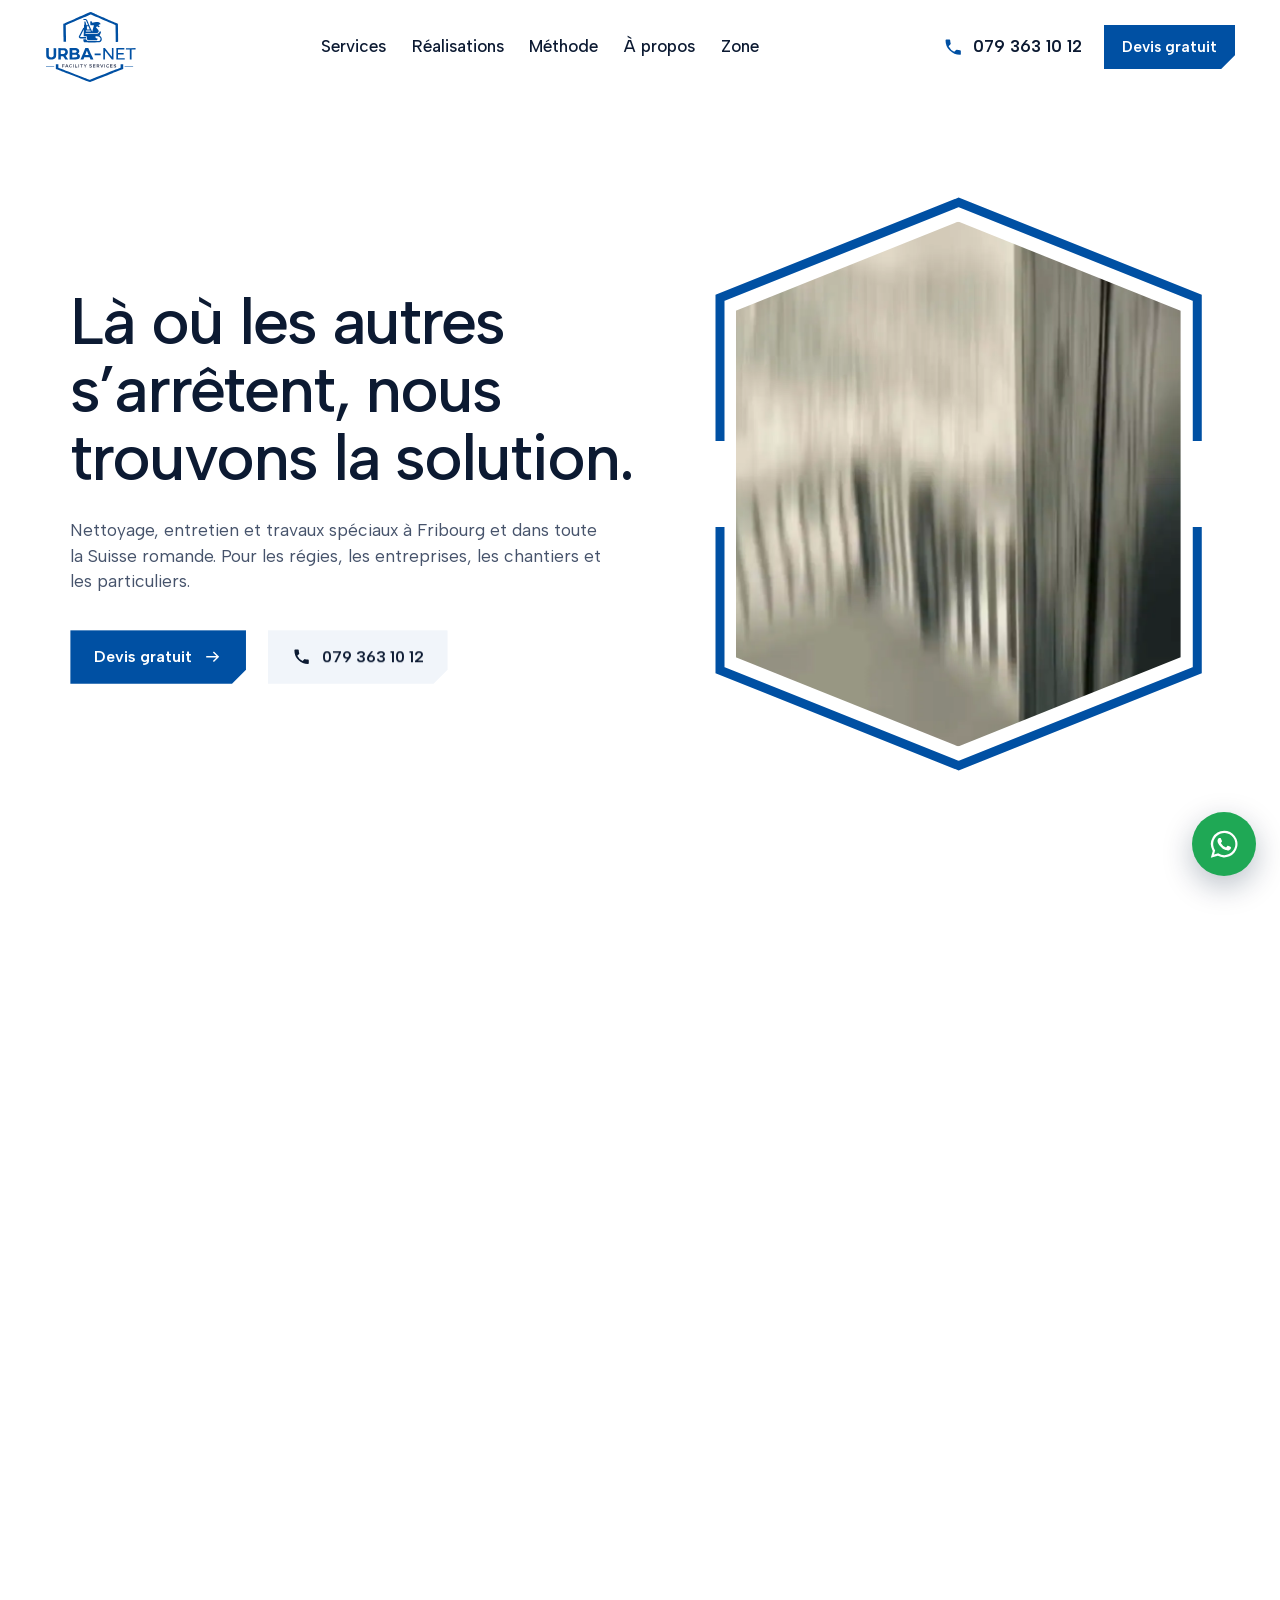
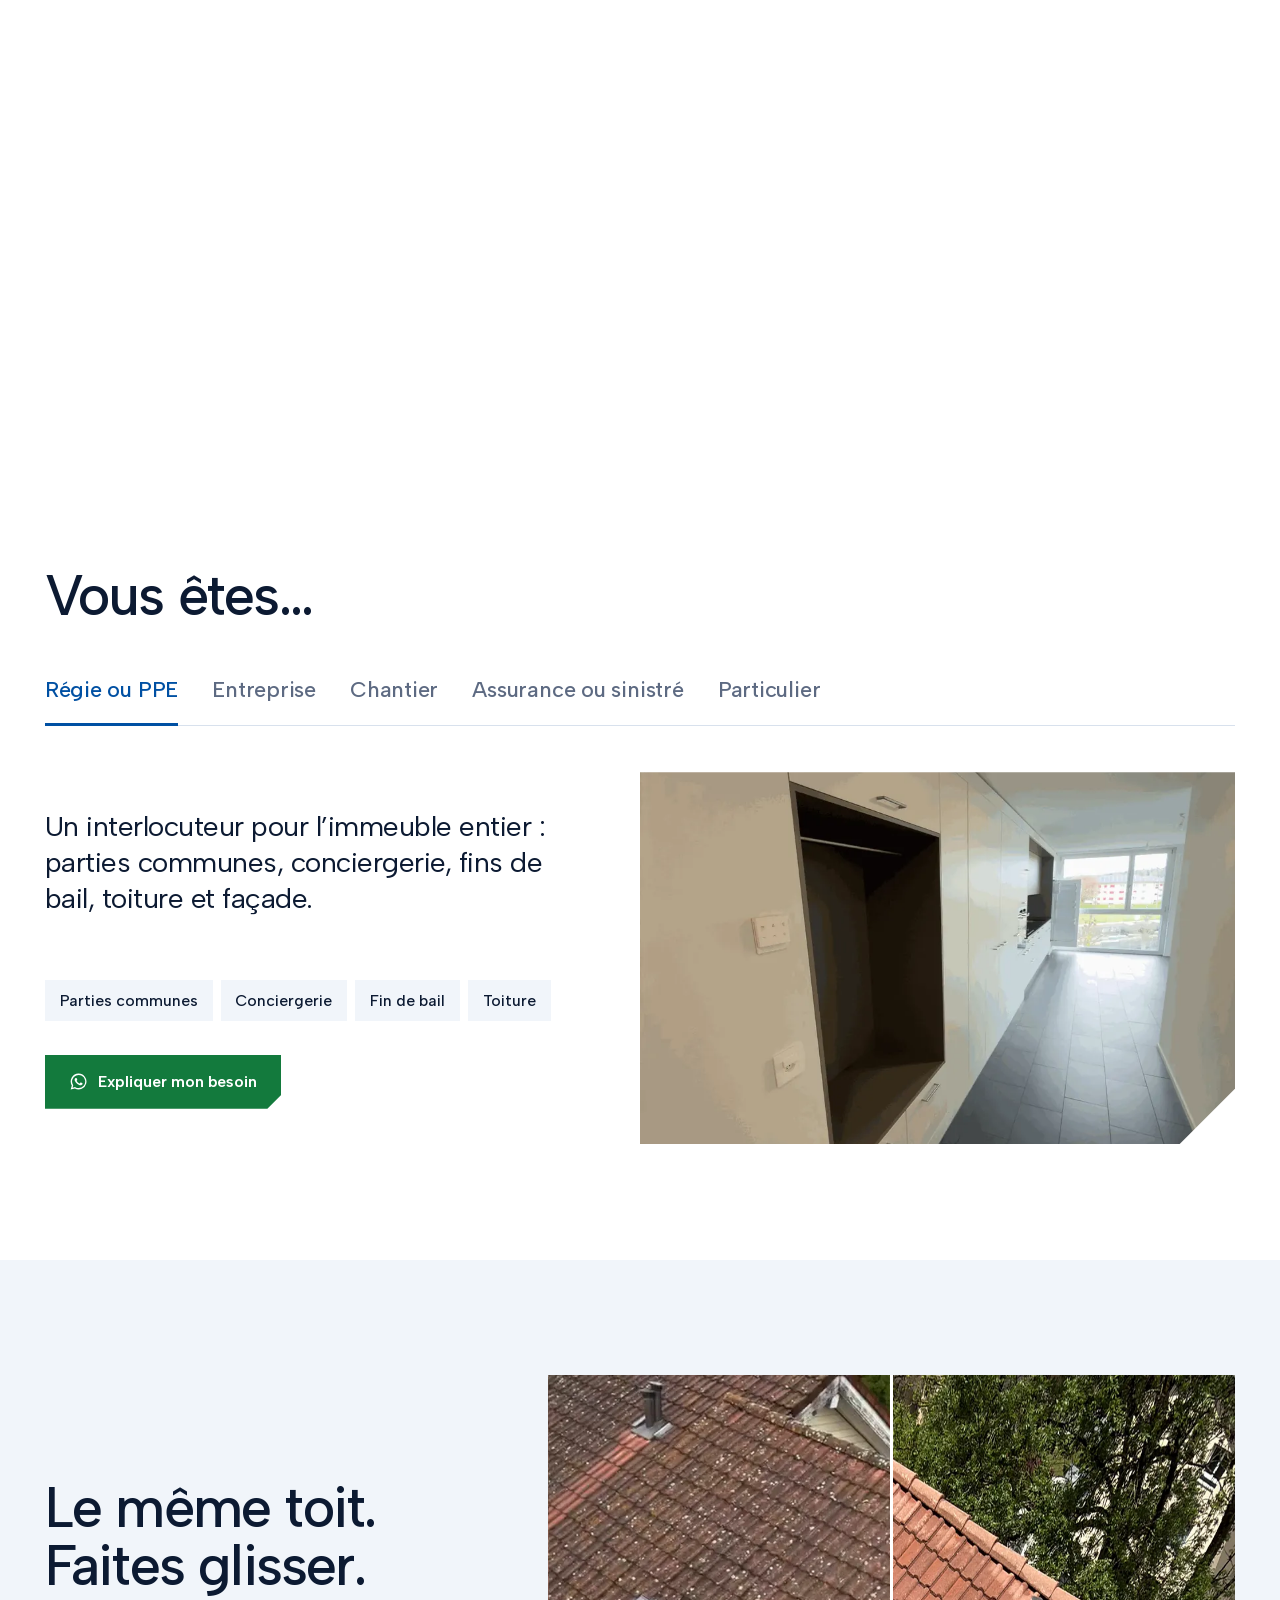
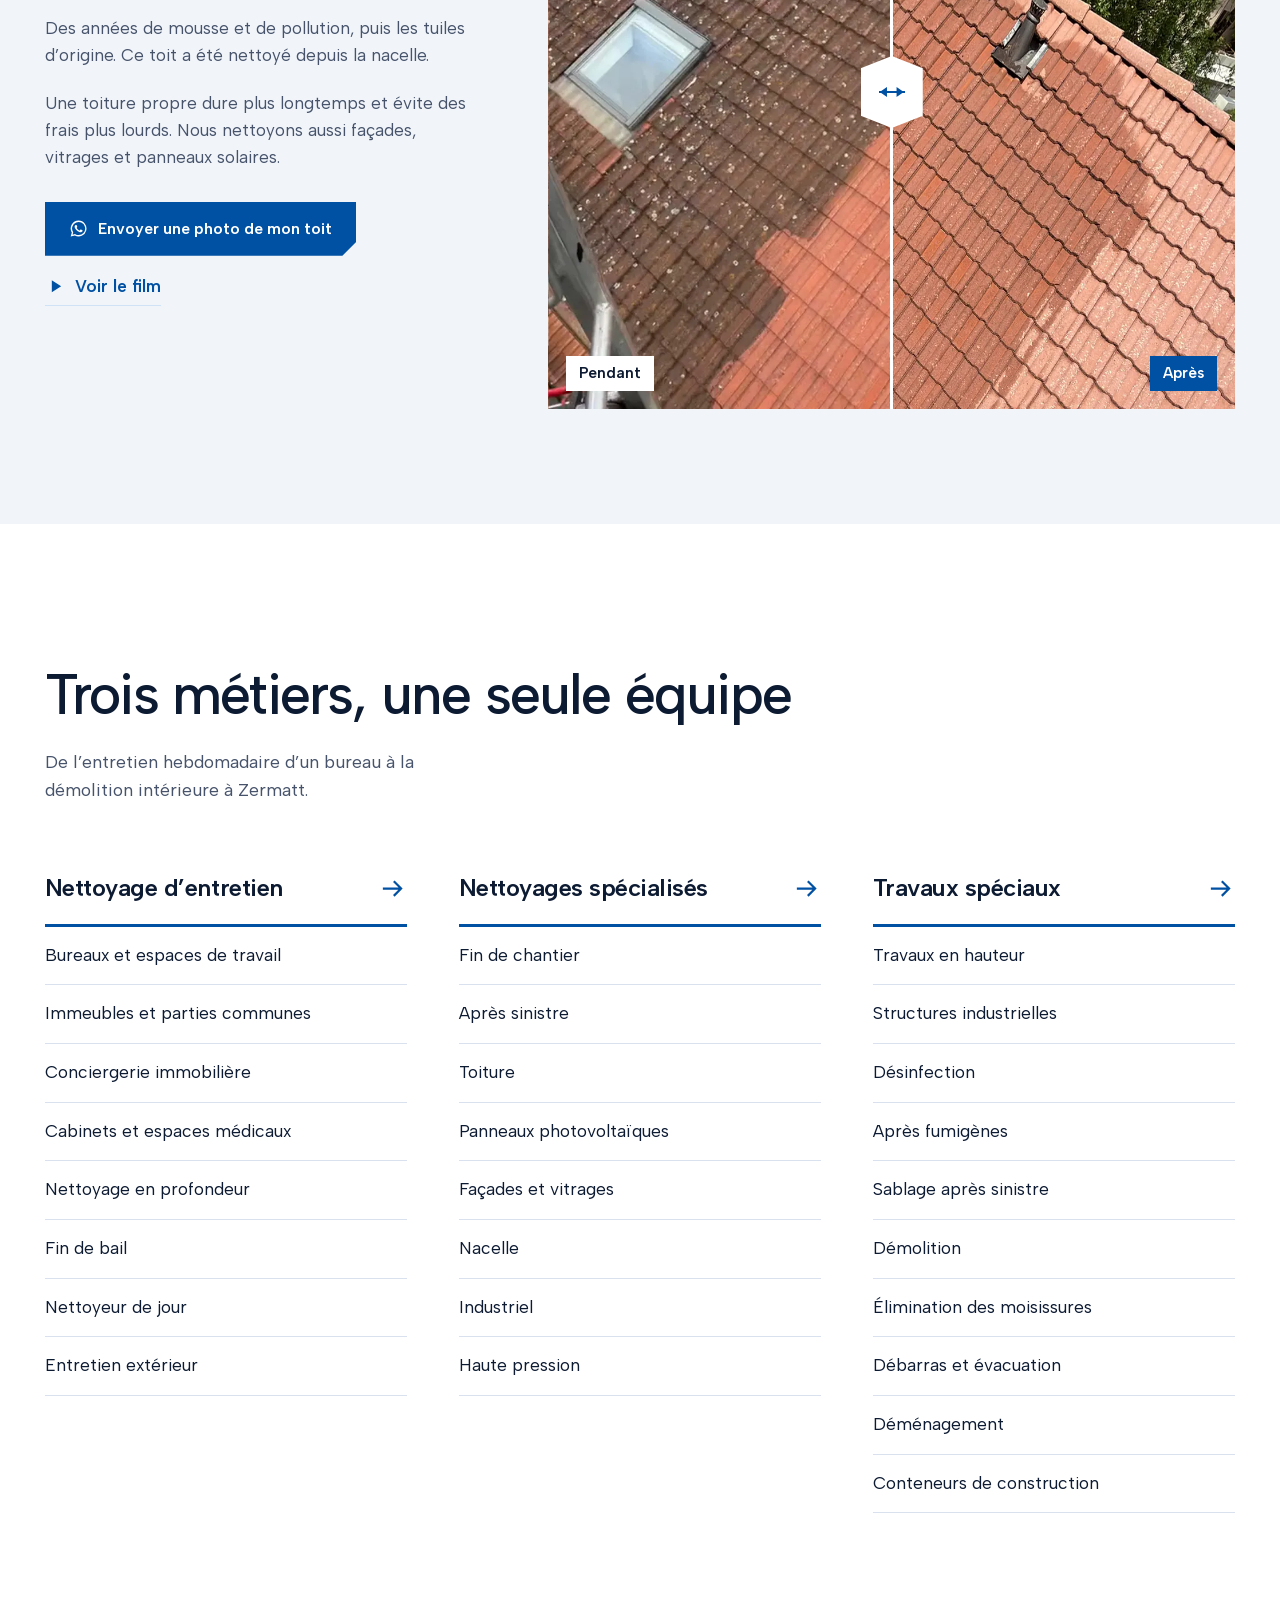
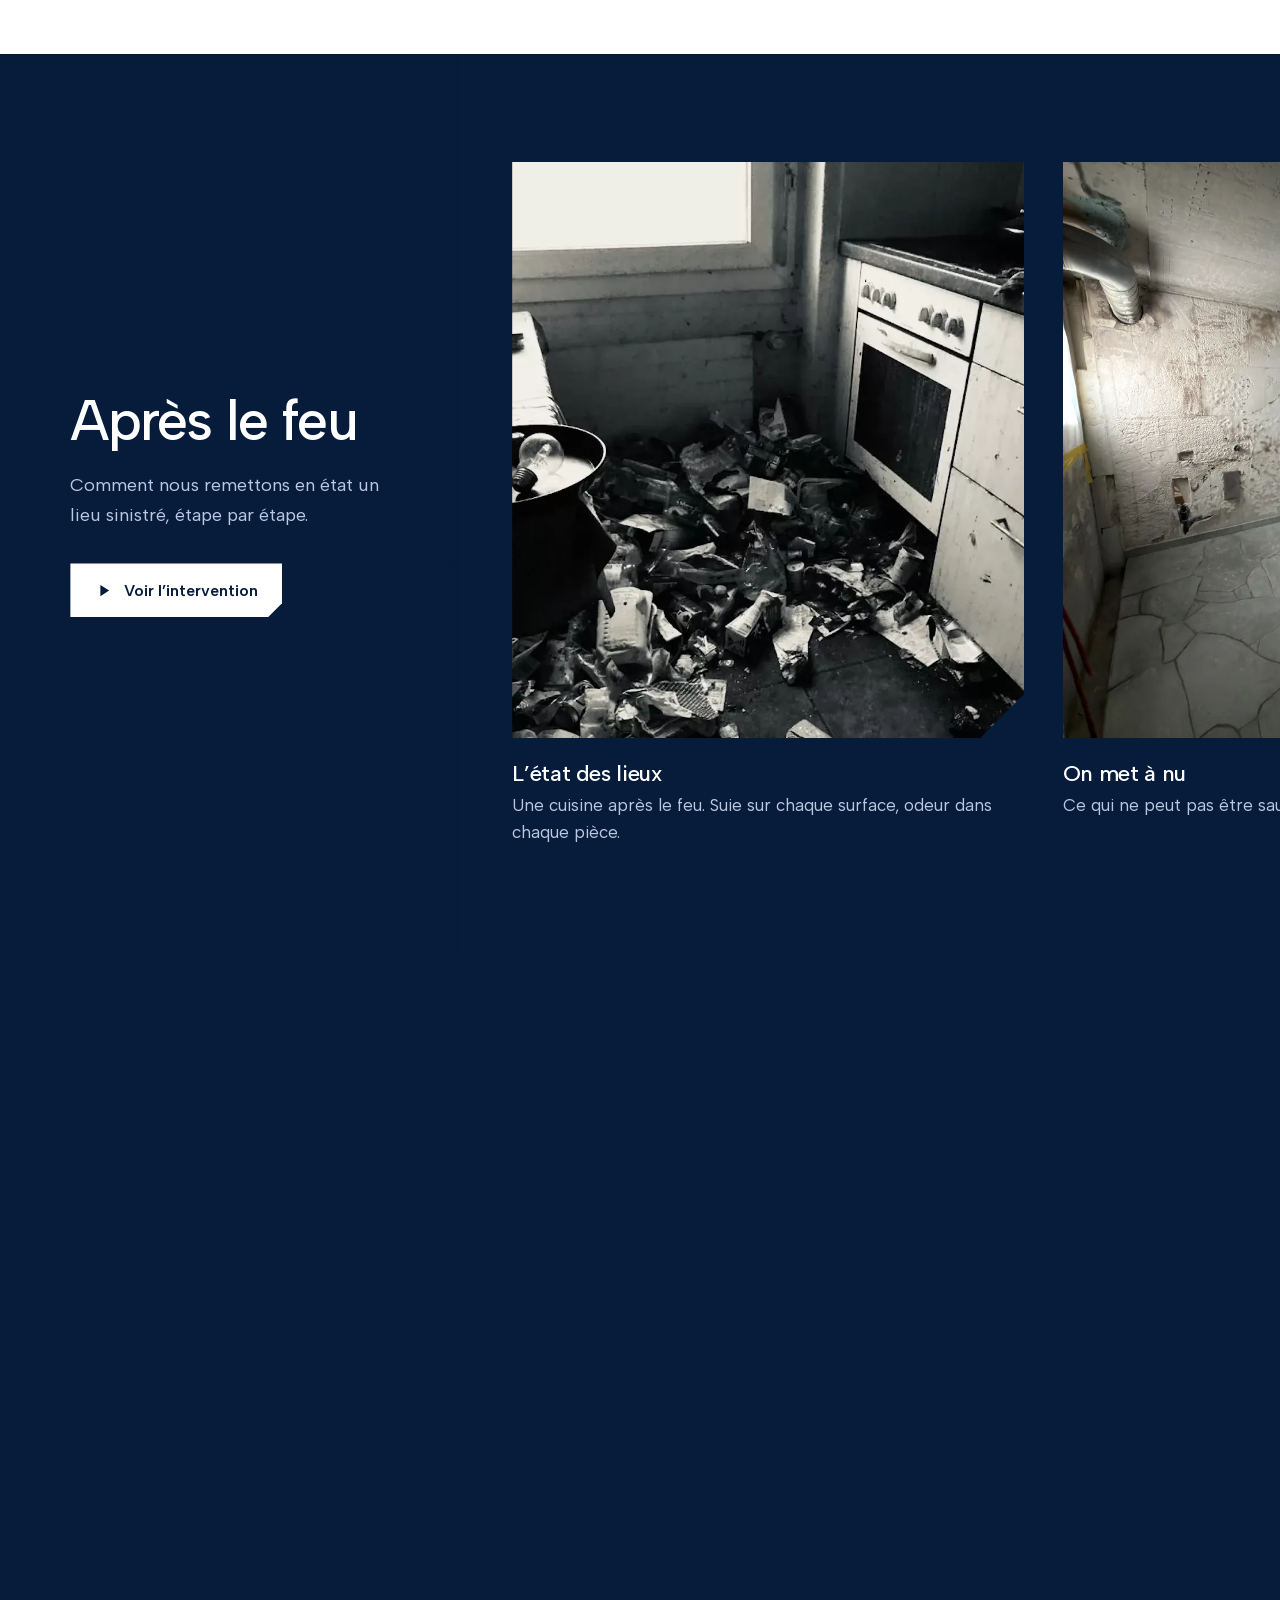
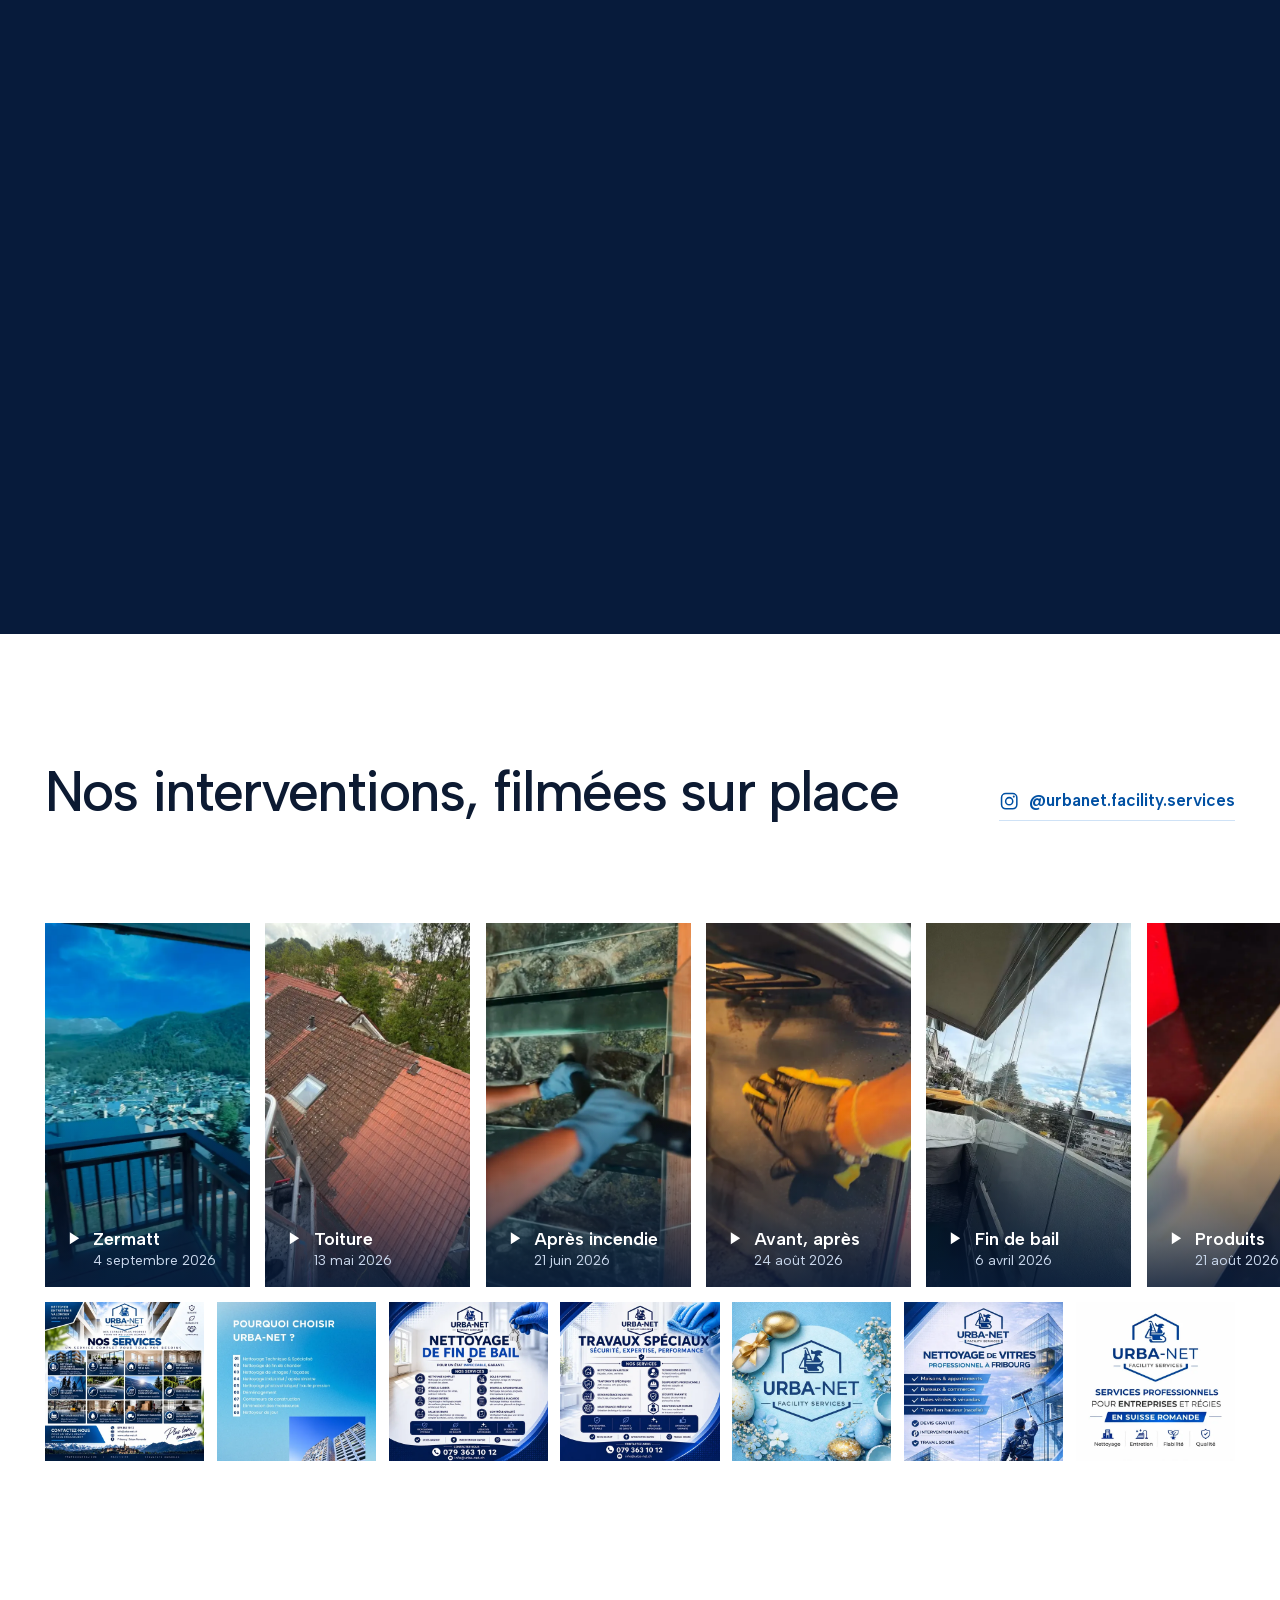
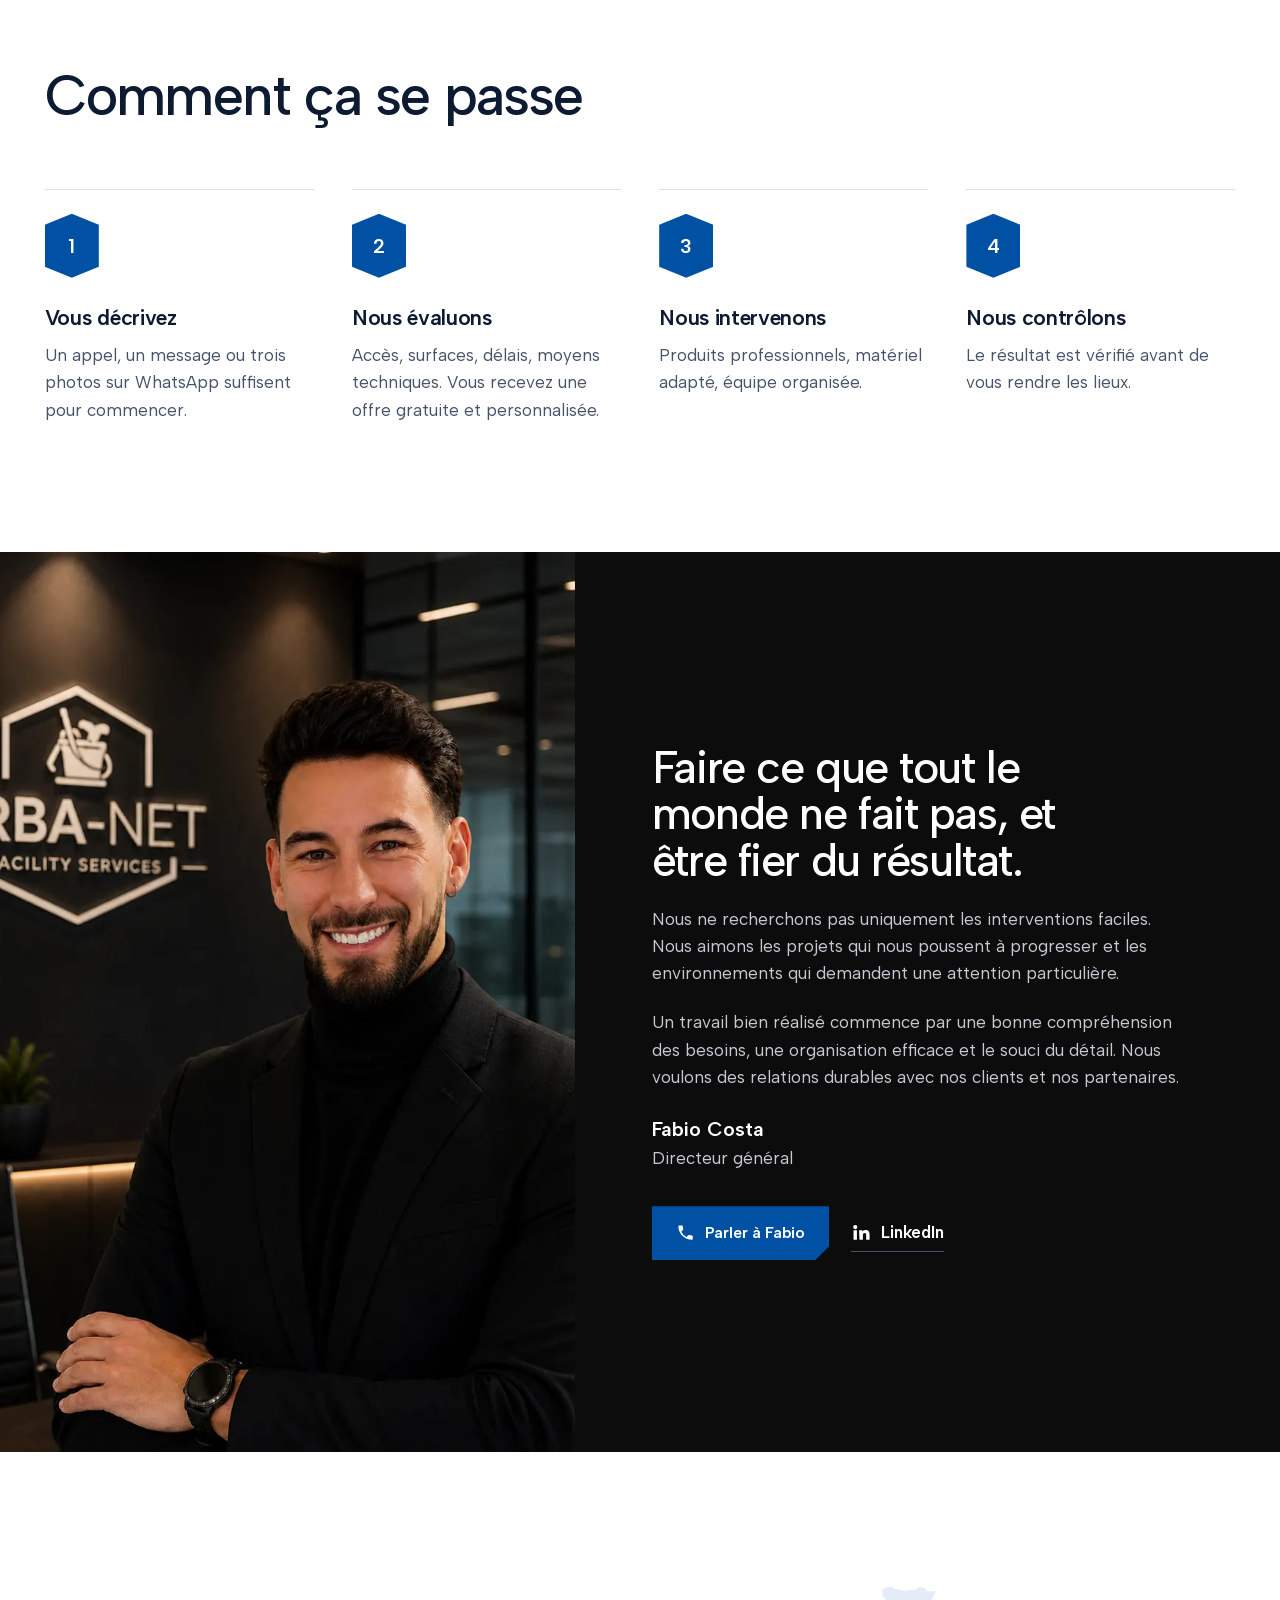
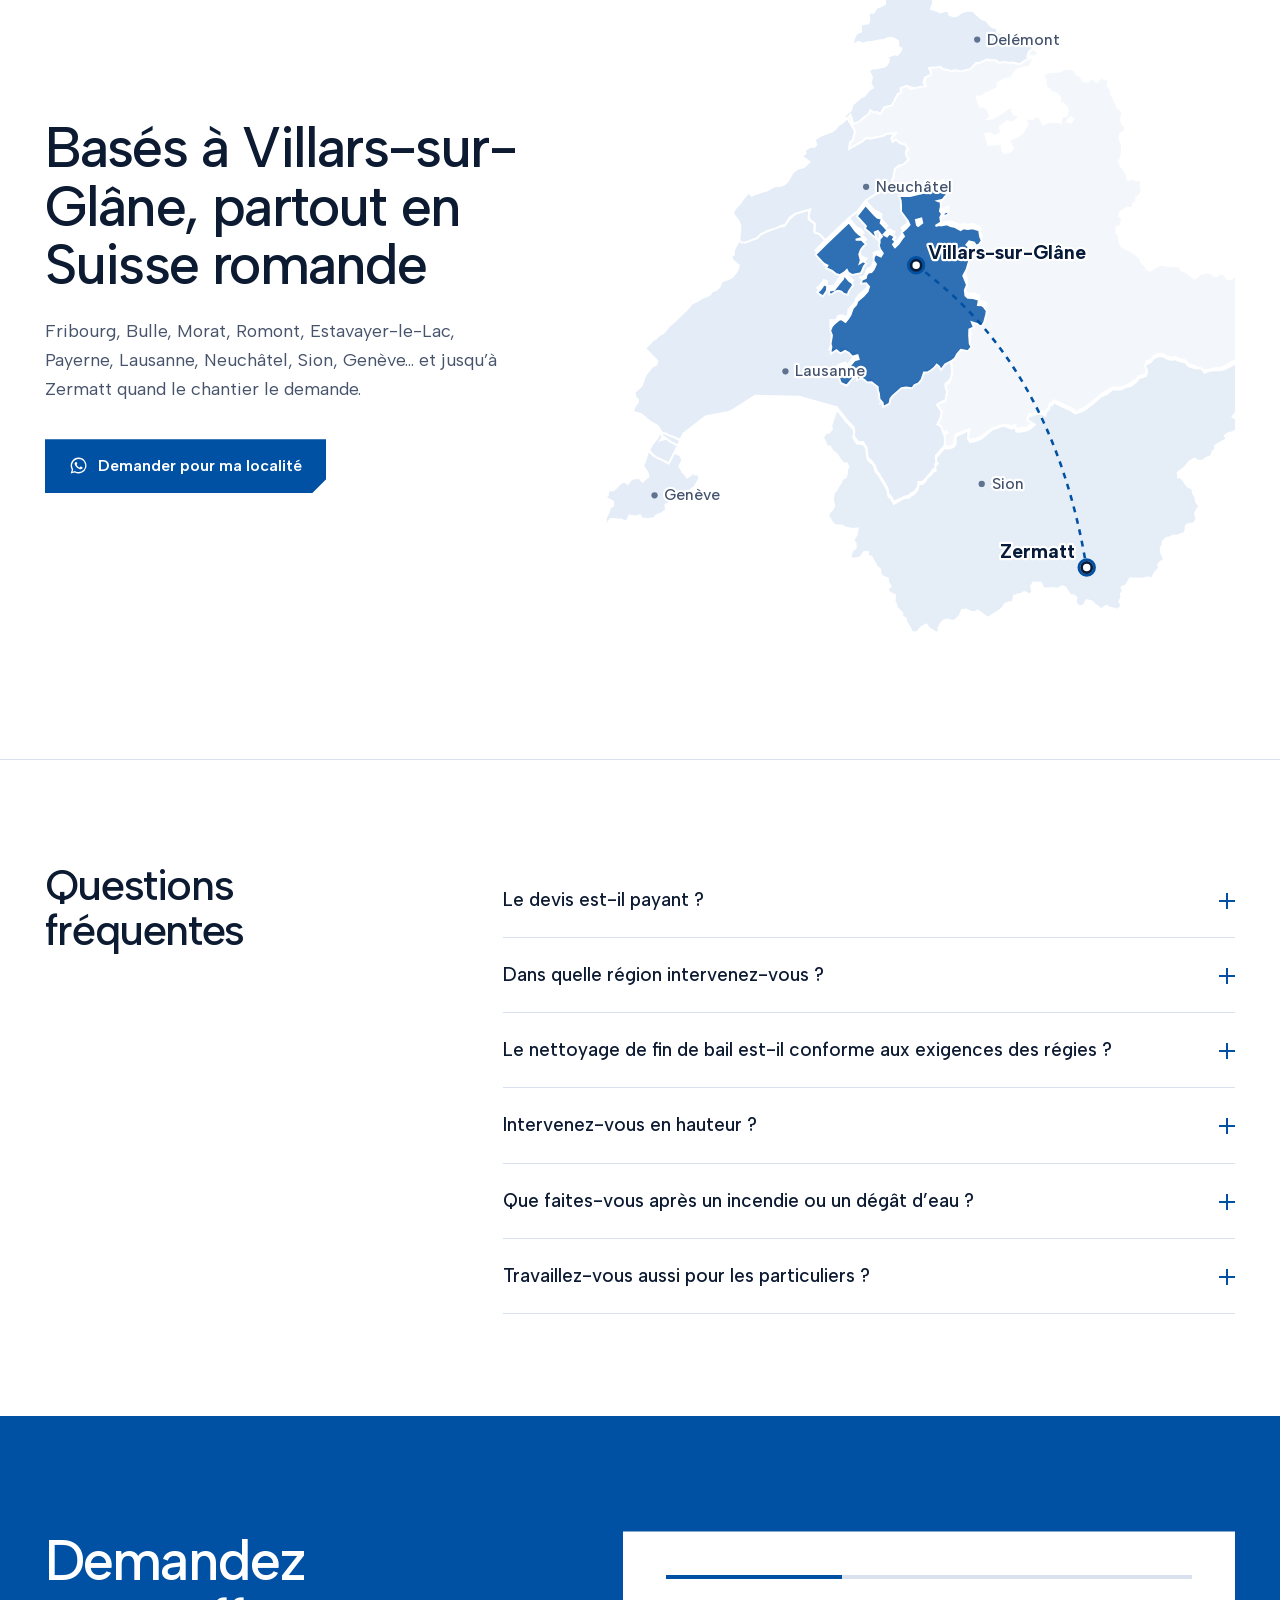
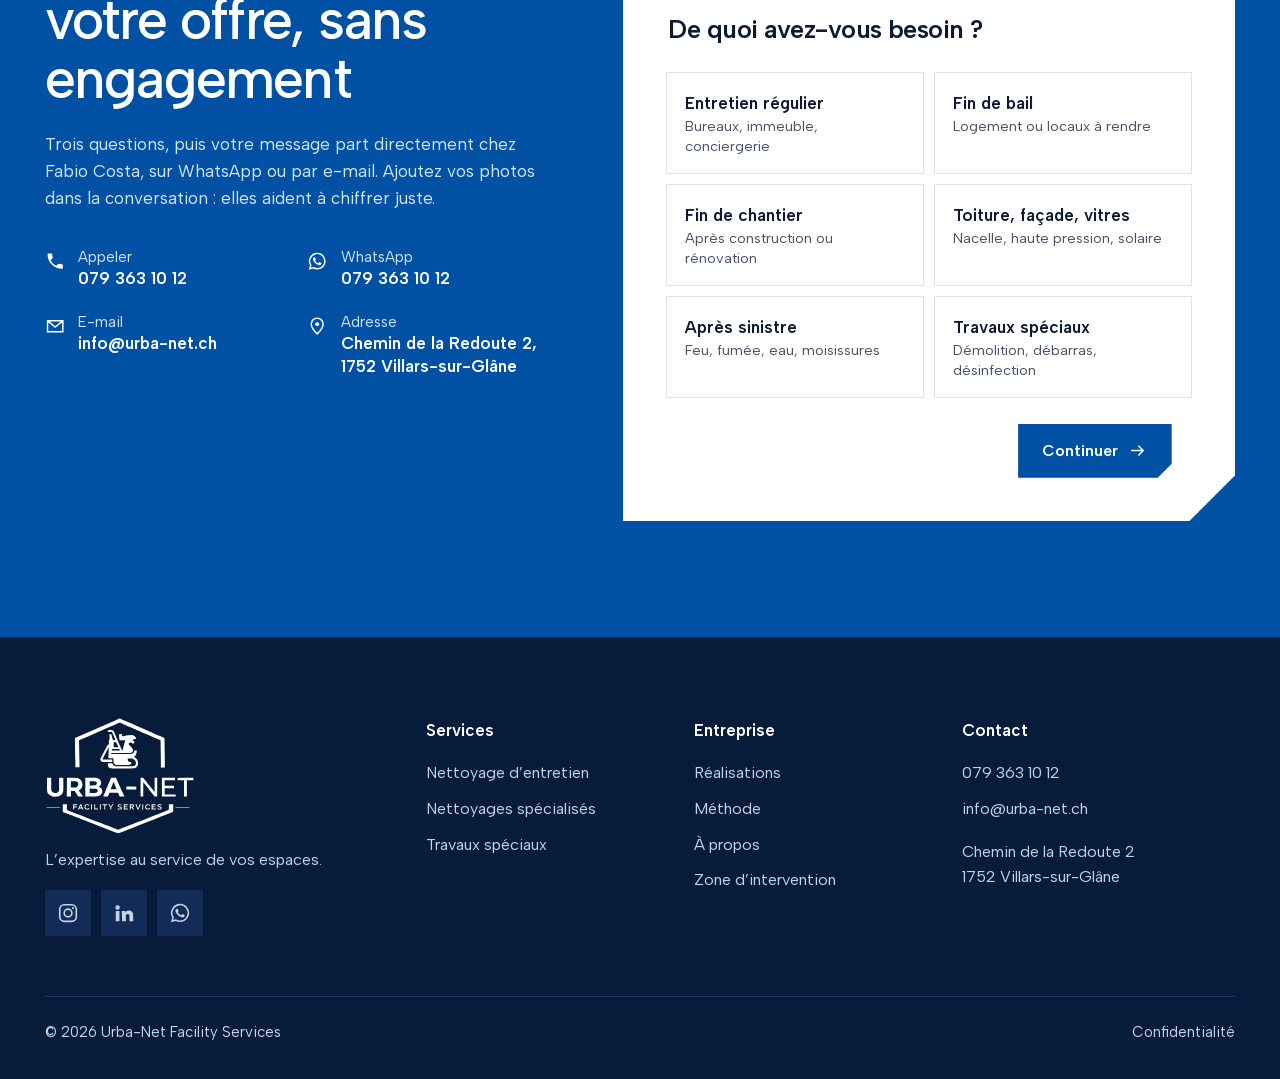
<file: docs/index.html>
<!doctype html><html lang="fr-CH"><head><meta charset="utf-8"><meta name="viewport" content="width=device-width,initial-scale=1,viewport-fit=cover">
<title>Urba-Net | Nettoyage et travaux spéciaux à Fribourg</title><meta name="description" content="Entreprise de nettoyage à Fribourg : entretien, fin de bail, fin de chantier, toiture, après sinistre et travaux spéciaux en Suisse romande. Devis gratuit."><meta name="robots" content="noindex"><link rel="canonical" href="https://welcometothenextlevel.github.io/urbanet/">
<meta property="og:type" content="website"><meta property="og:locale" content="fr_CH"><meta property="og:title" content="Urba-Net | Nettoyage et travaux spéciaux à Fribourg"><meta property="og:description" content="Entreprise de nettoyage à Fribourg : entretien, fin de bail, fin de chantier, toiture, après sinistre et travaux spéciaux en Suisse romande. Devis gratuit."><meta property="og:url" content="https://welcometothenextlevel.github.io/urbanet/"><meta property="og:image" content="https://welcometothenextlevel.github.io/urbanet/img/og.jpg"><meta name="twitter:card" content="summary_large_image">
<meta name="theme-color" content="#ffffff"><meta name="format-detection" content="telephone=no"><link rel="icon" href="img/icon.svg" type="image/svg+xml"><link rel="apple-touch-icon" href="img/apple.png">
<link rel="preload" href="fonts/albert.woff2" as="font" type="font/woff2" crossorigin><link rel="preload" as="image" href="img/hero-poster.webp">
<script>document.documentElement.className='js pre'</script><link rel="stylesheet" href="css/site.css?v=0a6fbda2">
<script type="application/ld+json">[{"@context": "https://schema.org", "@type": "LocalBusiness", "name": "Urba-Net Facility Services", "url": "https://www.urba-net.ch/", "telephone": "+41793631012", "email": "info@urba-net.ch", "image": "https://welcometothenextlevel.github.io/urbanet/img/og.jpg", "address": {"@type": "PostalAddress", "streetAddress": "Chemin de la Redoute 2", "postalCode": "1752", "addressLocality": "Villars-sur-Glâne", "addressRegion": "FR", "addressCountry": "CH"}, "areaServed": ["Fribourg", "Suisse romande"], "founder": {"@type": "Person", "name": "Fabio Costa"}, "sameAs": ["https://www.instagram.com/urbanet.facility.services", "https://ch.linkedin.com/company/urba-net-facility-services"]}, {"@context": "https://schema.org", "@type": "FAQPage", "mainEntity": [{"@type": "Question", "name": "Le devis est-il payant ?", "acceptedAnswer": {"@type": "Answer", "text": "Non. Le devis est gratuit et sans engagement. Décrivez le lieu et la situation, envoyez quelques photos sur WhatsApp si vous en avez, et nous évaluons vos besoins."}}, {"@type": "Question", "name": "Dans quelle région intervenez-vous ?", "acceptedAnswer": {"@type": "Answer", "text": "Nous sommes basés à Villars-sur-Glâne. Nous intervenons à Fribourg et environs, dans toute la Suisse romande, et nous avons travaillé jusqu’à Zermatt."}}, {"@type": "Question", "name": "Le nettoyage de fin de bail est-il conforme aux exigences des régies ?", "acceptedAnswer": {"@type": "Answer", "text": "Oui. Nous nettoyons cuisine, salle de bains, vitres, armoires, sols et plinthes selon les exigences des régies. Une reprise gratuite est prévue si nécessaire."}}, {"@type": "Question", "name": "Intervenez-vous en hauteur ?", "acceptedAnswer": {"@type": "Answer", "text": "Oui. Nous travaillons en nacelle pour les toitures, façades, vitres et verrières difficiles d’accès, y compris en intérieur."}}, {"@type": "Question", "name": "Que faites-vous après un incendie ou un dégât d’eau ?", "acceptedAnswer": {"@type": "Answer", "text": "Nous décontaminons les surfaces touchées par la fumée, éliminons les odeurs persistantes, nettoyons et assainissons les locaux, puis préparons les lieux pour la rénovation."}}, {"@type": "Question", "name": "Travaillez-vous aussi pour les particuliers ?", "acceptedAnswer": {"@type": "Answer", "text": "Oui. Nous travaillons pour les particuliers comme pour les entreprises, les régies, les PPE, les collectivités et les professionnels du bâtiment."}}]}]</script></head><body><svg width="0" height="0" style="position:absolute" aria-hidden="true"><defs>
<path id="lg1" fill-rule="evenodd" d="M741.5 836.4C733.8 833.3 713.8 825.5 697.0 819.0C663.7 806.2 618.2 788.5 520.0 750.3C509.3 746.1 492.6 739.7 483.0 735.9C473.4 732.1 448.9 722.6 428.5 714.7C399.1 703.4 391.5 700.1 391.6 698.7C391.7 697.8 391.8 686.4 391.9 673.5L392.0 650.0L405.5 650.0L419.0 650.0L419.0 668.8L419.0 687.5L439.8 695.4C476.0 709.2 571.4 746.1 628.0 768.2C642.0 773.6 667.0 783.3 683.5 789.6C714.5 801.5 717.3 802.6 737.5 810.5C744.1 813.1 751.1 815.8 753.1 816.6L756.8 817.9L768.7 813.1C779.9 808.6 800.0 800.6 881.0 768.5C991.2 724.8 1019.4 713.7 1046.0 703.4C1062.2 697.1 1078.7 690.7 1082.5 689.1L1089.5 686.4L1089.8 668.2L1090.0 650.0L1104.0 650.0L1118.0 650.0L1118.0 674.9L1118.0 699.8L1073.2 717.5C1048.6 727.2 1016.6 739.9 1002.0 745.7C987.4 751.5 950.1 766.3 919.0 778.7C887.9 791.0 839.3 810.3 811.0 821.5C782.6 832.8 758.5 842.0 757.5 842.0C756.4 842.0 749.2 839.4 741.5 836.4ZM285.2 671.2L285.5 669.5L329.8 669.2L374.0 669.0L374.0 671.0L374.0 673.0L329.4 673.0L284.9 673.0L285.2 671.2ZM1133.0 671.0L1133.0 669.0L1178.7 669.2L1224.5 669.5L1224.8 671.2L1225.1 673.0L1179.1 673.0L1133.0 673.0L1133.0 671.0ZM324.3 598.1C313.8 595.5 306.7 591.5 300.0 584.4C289.0 572.6 288.1 567.0 288.0 514.2L288.0 476.0L302.0 476.0L316.0 476.0L316.0 515.9C316.0 558.0 316.1 559.1 320.8 566.3C324.7 572.2 330.8 575.3 339.9 575.8C353.2 576.5 360.7 573.1 365.2 564.1L368.0 558.6L368.0 517.3L368.0 475.9L381.8 476.2L395.5 476.5L395.8 514.5C396.2 565.8 394.9 573.6 383.9 585.4C372.7 597.6 345.7 603.4 324.3 598.1ZM418.4 593.8C418.7 590.9 419.0 563.2 419.0 532.2L419.0 475.8L452.2 476.2L485.5 476.6L491.6 478.7C508.0 484.1 518.3 496.2 521.0 513.2C523.8 530.9 516.1 548.0 501.4 556.6L497.2 559.1L507.8 574.3C513.7 582.7 519.7 591.1 521.1 593.0C522.5 594.9 524.0 597.1 524.4 597.8C525.0 598.7 521.7 599.0 509.3 599.0L493.5 598.9L481.9 580.7L470.3 562.5L458.1 562.6L445.8 562.6L446.0 580.8L446.1 599.0L431.9 599.0L417.7 599.0L418.4 593.8ZM540.0 537.5L540.0 476.0L574.4 476.0C610.5 476.0 616.0 476.5 624.8 480.5C637.5 486.3 643.1 494.3 643.8 507.5L644.2 515.5L640.8 522.0C638.5 526.6 636.1 529.5 632.8 532.0L628.1 535.4L634.8 538.6C659.1 549.8 657.2 583.2 631.6 594.5C622.5 598.5 616.6 599.0 577.3 599.0L540.0 599.0L540.0 537.5ZM658.3 597.2C658.6 596.3 664.9 581.1 672.4 563.5C679.9 545.9 691.3 519.0 697.8 503.8L709.5 476.1L726.2 476.0C737.0 476.0 743.0 476.4 743.0 477.0C743.0 478.1 758.0 511.8 783.1 567.2C790.7 584.1 797.0 598.1 797.0 598.4C797.0 598.7 789.9 599.0 781.2 599.0L765.5 599.0L764.4 595.8C761.2 586.6 756.5 575.4 755.5 574.8C755.0 574.3 741.9 574.1 726.5 574.3L698.5 574.5L693.6 586.8L688.7 599.0L673.2 599.0L657.8 599.0L658.3 597.2ZM903.5 537.5L903.5 476.0L912.5 476.0L921.5 476.0L924.5 479.8C927.7 483.8 930.0 486.6 965.6 532.0C995.4 570.0 995.4 570.0 996.0 570.0C996.3 570.0 996.4 548.9 996.2 523.0L996.0 476.0L1004.5 476.0L1013.0 476.0L1013.0 537.5L1013.0 599.0L1004.6 599.0L996.1 599.0L972.3 568.8C959.2 552.3 942.4 531.0 935.0 521.6L921.5 504.6L921.2 551.8L921.0 599.0L912.2 599.0L903.5 599.0L903.5 537.5ZM1044.0 537.5L1044.0 476.0L1087.0 476.0L1130.0 476.0L1130.0 484.0L1130.0 492.0L1096.0 492.0L1062.0 492.0L1062.0 510.0L1062.0 528.0L1092.5 528.0L1123.0 528.0L1123.0 536.0L1123.0 544.0L1092.5 544.0L1062.0 544.0L1062.0 564.5L1062.0 585.0L1098.2 585.0L1134.5 585.0L1134.5 592.0L1134.5 599.0L1089.3 599.0L1044.0 599.0L1044.0 537.5ZM1189.0 545.5L1189.0 492.0L1167.9 492.0L1146.8 492.0L1147.2 484.2L1147.5 476.5L1199.2 476.2L1251.0 476.0L1251.0 484.0L1251.0 492.0L1229.5 492.0L1208.0 492.0L1208.0 545.5L1208.0 599.0L1198.5 599.0L1189.0 599.0L1189.0 545.5ZM611.5 574.6C624.5 570.6 626.5 556.0 614.8 549.8L610.5 547.6L589.8 547.2L569.0 546.8L569.0 561.4L569.0 576.0L587.8 576.0C601.3 576.0 608.0 575.6 611.5 574.6ZM810.0 543.2L810.0 533.5L842.6 533.7L875.2 534.0L875.3 543.5L875.5 553.0L842.8 553.0L810.0 553.0L810.0 543.2ZM738.4 532.8C734.2 522.7 729.8 511.9 728.7 508.8C726.2 502.1 725.7 501.8 724.3 506.2C723.4 508.8 710.0 543.3 707.3 549.8C706.9 550.7 711.1 551.0 726.3 551.0L745.9 551.0L738.4 532.8ZM482.0 537.6C495.5 530.5 498.0 510.2 486.3 502.3C480.6 498.4 478.2 498.0 461.4 498.0L444.9 498.0L445.1 519.1L445.2 540.2L461.9 539.8C475.6 539.5 479.1 539.1 482.0 537.6ZM608.6 523.3C615.7 519.5 618.0 511.3 613.7 504.9C609.6 498.7 606.7 498.0 586.8 498.0L569.0 498.0L569.0 512.1L569.0 526.2L586.8 525.8C602.5 525.4 605.0 525.2 608.6 523.3ZM703.8 413.4C694.0 410.4 689.4 403.3 688.4 390.0C687.7 380.5 687.5 380.5 703.8 380.5L717.7 380.4L719.0 383.8C721.4 390.4 728.7 396.9 736.4 399.1C742.4 400.8 856.4 400.3 860.7 398.5C880.5 390.2 876.6 362.7 854.1 352.1L848.5 349.5L833.8 349.2L819.0 348.8L819.0 353.9C819.0 365.6 824.0 371.1 835.4 371.9L842.5 372.5L842.3 376.3C841.9 381.8 838.2 387.9 833.8 390.1L830.1 392.0L786.7 392.0C739.1 392.0 739.5 392.0 732.6 386.0C727.3 381.3 725.9 376.5 725.2 360.6L724.7 346.8L708.9 347.3C698.6 347.7 692.9 347.6 692.5 346.9C692.1 346.4 692.4 330.1 693.0 310.9C693.7 291.6 694.0 275.6 693.7 275.3C693.2 274.9 653.0 354.2 653.0 355.6C653.0 355.8 667.4 356.0 685.0 356.0L717.0 356.0L717.0 364.1L717.0 372.1L684.8 371.8C657.0 371.5 652.1 371.3 649.5 369.8C643.3 366.5 638.7 359.1 639.2 353.5C639.4 351.5 649.0 331.9 663.0 305.1L686.5 260.1L690.2 258.6C695.3 256.5 695.5 256.0 695.2 241.5L694.9 228.4L697.6 225.5L700.3 222.6L699.9 206.1L699.5 189.6L702.1 188.6C706.0 187.3 709.9 188.6 711.2 191.8C711.8 193.3 714.0 201.2 716.1 209.5C720.8 227.4 721.4 228.2 730.8 229.1C734.5 229.4 737.8 229.4 738.2 229.1C739.4 228.1 718.6 179.9 715.6 176.7L713.1 173.8L701.5 174.1C688.7 174.5 688.0 174.2 688.0 168.3C688.0 163.2 692.1 161.5 704.5 161.5C712.5 161.5 715.4 162.0 719.2 163.7C723.8 165.8 729.2 171.8 730.6 176.4C732.3 182.2 757.8 242.1 773.3 276.5C783.1 298.4 784.8 300.6 786.3 293.5C789.8 277.3 797.5 247.7 800.0 241.0C801.6 236.5 803.0 232.3 803.0 231.5C803.0 229.2 790.7 227.7 781.0 228.9C766.9 230.7 766.2 230.6 765.1 226.2C763.8 221.6 761.8 192.6 762.6 190.6C763.5 188.1 770.3 186.6 775.2 187.6L779.5 188.5L780.3 194.0C782.0 204.6 785.8 205.2 810.0 198.4C826.4 193.9 843.7 193.0 854.4 196.3C861.0 198.4 869.3 205.8 873.0 213.0C875.8 218.5 874.9 220.1 869.0 219.9C864.0 219.7 857.8 222.1 852.6 226.3L849.8 228.6L857.1 234.1C866.2 240.8 866.3 242.0 858.8 247.8L853.0 252.3L848.5 248.1C842.8 242.8 837.8 242.5 830.8 246.9C822.4 252.3 822.4 252.4 835.9 265.9C850.1 280.2 854.6 287.7 853.7 295.6C853.1 301.3 849.0 306.7 843.0 309.8L838.6 312.0L774.8 312.0L711.0 312.0L711.0 316.0L711.0 320.0L775.2 320.0L839.3 320.0L844.8 318.2C852.7 315.7 859.5 309.4 861.7 302.4L863.4 297.0L871.2 297.0C880.2 297.0 879.9 296.3 877.5 308.7C875.6 318.5 871.0 328.1 865.4 333.7C863.0 336.1 861.0 338.2 861.0 338.5C861.0 338.7 863.1 340.1 865.8 341.6C879.7 349.6 887.2 362.6 887.1 378.8C887.0 388.5 886.5 390.9 883.4 397.0C879.4 405.0 871.6 411.1 862.3 413.5C853.9 415.7 710.9 415.6 703.8 413.4ZM1036.6 324.8C1035.9 230.9 1035.8 228.3 1032.6 227.0C1008.1 216.8 920.2 179.2 882.0 162.5C868.5 156.6 849.9 148.5 840.5 144.5C821.2 136.2 787.3 121.5 775.7 116.3C766.6 112.2 769.7 111.6 742.0 123.7C730.2 128.9 709.0 138.2 695.0 144.2C681.0 150.3 661.4 158.8 651.5 163.0C605.0 183.2 574.4 196.3 538.2 211.8L498.8 228.5L499.5 265.0C499.8 285.1 500.5 321.5 501.0 346.0C501.5 370.5 502.0 394.2 502.0 398.8L502.0 407.0L488.5 407.0L475.0 407.0L474.9 384.2C474.9 371.7 474.7 360.8 474.6 360.0C474.0 357.1 471.7 214.9 472.2 214.4C472.8 213.9 551.4 179.4 594.0 161.1C626.0 147.2 720.3 105.9 750.8 92.4C758.6 88.9 765.7 86.0 766.4 86.0C767.2 86.0 772.3 88.0 777.7 90.4C783.1 92.8 800.5 100.5 816.5 107.5C862.2 127.5 867.7 130.0 899.0 143.7C915.2 150.9 939.1 161.3 952.0 166.9C964.9 172.5 978.9 178.6 983.0 180.5C993.8 185.3 1022.7 197.7 1043.0 206.3L1060.5 213.8L1061.1 230.6C1061.4 239.9 1061.7 263.6 1061.8 283.4C1062.0 303.1 1062.3 319.6 1062.5 320.0C1062.8 320.4 1063.0 340.5 1063.0 364.6L1063.1 408.5L1050.2 408.8L1037.3 409.1L1036.6 324.8ZM766.5 291.8L764.0 286.5L740.0 286.2L716.0 286.0L716.0 291.5L716.0 297.0L742.5 297.0L768.9 297.0L766.5 291.8ZM756.4 274.2C756.6 273.8 753.7 266.3 750.0 257.5L743.1 241.5L734.8 241.5L726.5 241.5L726.6 244.8C726.6 246.5 726.7 254.1 726.8 261.5L727.0 275.0L741.4 275.0C749.4 275.0 756.1 274.7 756.4 274.2Z"/><path id="lg2" fill-rule="evenodd" d="M545.7 683.5C534.8 679.7 530.9 666.9 537.5 656.9C543.2 648.2 560.4 647.5 565.8 655.7L567.2 658.0L564.5 659.0C562.3 659.8 561.4 659.6 559.3 658.0C549.0 649.9 536.6 661.2 542.2 673.5C544.7 679.1 553.1 680.7 559.0 676.6C561.8 674.7 562.9 674.5 564.7 675.3C567.6 676.6 567.6 677.1 564.2 680.3C559.4 684.9 552.7 686.0 545.7 683.5ZM761.0 684.1C754.0 682.7 752.0 680.7 754.0 677.0L754.9 675.2L758.9 677.2C763.8 679.6 771.7 679.4 773.4 676.8C775.2 673.8 772.9 671.8 764.9 669.4C757.2 667.0 753.0 663.7 753.0 659.9C753.0 656.4 755.8 652.3 759.2 650.9C766.1 648.0 779.0 650.6 779.0 654.8C779.0 658.2 777.1 658.8 773.2 656.9C767.2 653.8 760.0 654.9 760.0 658.9C760.0 661.6 761.7 662.6 769.0 664.4C777.3 666.5 780.0 669.0 780.0 674.4C779.9 682.7 772.6 686.4 761.0 684.1ZM946.3 684.0C931.3 680.5 929.4 658.6 943.4 651.3C949.4 648.2 958.5 649.5 963.8 654.3C966.6 656.9 966.6 657.8 963.5 659.0C961.4 659.8 960.5 659.6 958.8 658.0C953.7 653.3 944.7 654.9 941.4 661.1C935.6 672.4 948.1 684.1 958.1 676.9C962.3 673.9 966.4 674.9 964.8 678.5C962.6 683.4 954.2 685.9 946.3 684.0ZM1019.5 683.2C1015.7 681.9 1014.4 681.0 1014.2 679.2C1013.7 676.1 1016.4 675.4 1020.6 677.4C1027.4 680.6 1036.7 678.8 1035.8 674.4C1035.5 672.6 1029.9 670.1 1022.7 668.5C1016.5 667.2 1013.1 660.3 1016.0 654.9C1018.7 650.0 1031.2 648.0 1037.8 651.4C1041.9 653.5 1042.3 654.4 1040.2 656.9L1038.5 659.1L1034.5 657.0C1029.8 654.6 1026.2 654.5 1023.2 656.6C1018.6 659.8 1020.5 661.8 1031.0 664.4C1039.2 666.5 1042.4 669.4 1042.2 674.6C1041.9 683.4 1031.5 687.3 1019.5 683.2ZM460.0 667.0L460.0 650.0L473.0 650.0L486.0 650.0L486.0 653.0L486.0 656.0L476.0 656.0L466.0 656.0L466.0 660.5L466.0 665.0L475.0 665.0L484.0 665.0L484.0 668.0L484.0 670.9L475.2 671.2L466.5 671.5L466.5 677.8L466.5 684.0L463.3 684.0L460.0 684.0L460.0 667.0ZM492.3 682.8C492.6 682.1 495.8 674.4 499.5 665.8L506.2 650.0L509.6 650.0C512.2 650.0 513.3 650.5 514.0 652.2C514.5 653.5 517.8 661.1 521.4 669.2L527.8 684.0L524.1 684.0C520.8 684.0 520.3 683.6 519.1 680.5L517.9 677.0L509.5 677.0L501.1 677.0L499.9 680.5C498.8 683.6 498.2 684.0 495.2 684.0C492.9 684.0 491.9 683.6 492.3 682.8ZM578.0 667.0L578.0 650.0L581.0 650.0L584.0 650.0L584.0 667.0L584.0 684.0L581.0 684.0L578.0 684.0L578.0 667.0ZM599.0 667.0L599.0 650.0L602.0 650.0L605.0 650.0L605.0 664.0L605.0 678.0L614.0 678.0L623.0 678.0L623.0 681.0L623.0 684.0L611.0 684.0L599.0 684.0L599.0 667.0ZM636.0 667.0L636.0 650.0L639.0 650.0L642.0 650.0L642.0 667.0L642.0 684.0L639.0 684.0L636.0 684.0L636.0 667.0ZM665.0 670.0L665.0 656.0L659.0 656.0L653.0 656.0L653.0 653.0L653.0 650.0L668.0 650.0L683.0 650.0L683.0 653.0L683.0 656.0L677.0 656.0L671.0 656.0L671.0 670.0L671.0 684.0L668.0 684.0L665.0 684.0L665.0 670.0ZM705.0 677.7L705.0 671.5L698.7 662.0C695.2 656.8 692.1 651.9 691.6 651.2C691.1 650.3 691.9 650.0 694.7 650.0L698.5 650.0L703.0 657.5C705.5 661.6 707.7 664.9 708.0 664.9C708.3 664.9 710.6 661.5 713.2 657.4L717.9 650.0L721.5 650.0C724.2 650.0 724.9 650.3 724.3 651.3C723.9 652.0 720.7 656.7 717.2 661.7L711.0 670.9L711.0 677.5L711.0 684.0L708.0 684.0L705.0 684.0L705.0 677.7ZM793.0 667.0L793.0 650.0L806.0 650.0L819.0 650.0L819.0 653.0L819.0 656.0L808.9 656.0L798.9 656.0L799.2 659.8L799.5 663.5L808.2 663.8L817.0 664.1L817.0 666.5L817.0 668.9L808.3 669.2L799.6 669.5L799.2 673.8L798.9 678.0L809.5 678.0C818.9 678.0 820.1 678.2 819.6 679.6C819.3 680.5 819.0 681.8 819.0 682.6C819.0 683.7 816.6 684.0 806.0 684.0L793.0 684.0L793.0 667.0ZM833.0 678.8C832.9 675.9 832.7 668.2 832.4 661.7L831.8 649.8L842.8 650.2C855.5 650.6 858.8 652.1 860.4 658.2C861.6 662.8 858.6 669.3 855.2 669.8C852.1 670.3 852.4 671.9 857.0 678.0C861.8 684.5 861.8 684.0 857.2 684.0L853.5 684.0L849.6 678.0C843.5 668.4 839.0 668.5 839.0 678.1L839.0 684.0L836.0 684.0L833.0 684.0L833.0 678.8ZM878.8 672.7C876.3 666.6 873.0 658.9 871.6 655.8L869.0 650.0L872.8 650.0L876.5 650.0L881.5 663.0C884.3 670.1 886.8 676.0 887.1 676.0C887.4 676.0 889.9 670.3 892.6 663.2L897.6 650.5L901.2 650.2L904.9 649.9L898.3 665.2C894.7 673.6 891.6 681.3 891.3 682.2C890.9 683.5 889.7 684.0 887.1 684.0L883.5 684.0L878.8 672.7ZM915.0 667.0L915.0 650.0L918.0 650.0L921.0 650.0L921.0 667.0L921.0 684.0L918.0 684.0L915.0 684.0L915.0 667.0ZM976.0 667.0L976.0 650.0L989.5 650.0L1003.0 650.0L1003.0 653.0L1003.0 656.0L993.0 656.0L983.0 656.0L983.0 660.0L983.0 664.0L991.4 664.0C999.8 664.0 1001.0 664.5 1001.0 668.1C1001.0 668.6 997.0 669.0 992.0 669.0L983.0 669.0L983.0 673.5L983.0 678.0L993.0 678.0L1003.0 678.0L1003.0 681.0L1003.0 684.0L989.5 684.0L976.0 684.0L976.0 667.0ZM515.0 670.2C515.0 669.2 509.7 656.9 509.4 657.2C509.3 657.4 508.0 660.5 506.6 664.2L504.1 671.0L509.5 671.0C512.5 671.0 515.0 670.7 515.0 670.2ZM851.0 665.7C852.6 664.9 853.6 663.4 853.8 661.7C854.3 657.2 852.5 656.0 845.4 656.0L839.0 656.0L839.0 661.5L839.0 667.0L843.8 667.0C846.4 667.0 849.6 666.4 851.0 665.7Z"/>
<symbol id="i-tel" viewBox="0 0 24 24"><path fill="currentColor" d="M6.6 10.8a15 15 0 0 0 6.6 6.6l2.2-2.2a1 1 0 0 1 1-.25 11.4 11.4 0 0 0 3.6.57 1 1 0 0 1 1 1V20a1 1 0 0 1-1 1A17 17 0 0 1 3 4a1 1 0 0 1 1-1h3.5a1 1 0 0 1 1 1c0 1.25.2 2.45.57 3.57a1 1 0 0 1-.25 1z"/></symbol>
<symbol id="i-wa" viewBox="0 0 24 24"><path fill="currentColor" d="M12.04 2a9.9 9.9 0 0 0-8.5 14.95L2.1 22l5.2-1.36A9.9 9.9 0 1 0 12.04 2zm0 18.1a8.2 8.2 0 0 1-4.18-1.15l-.3-.18-3.08.8.82-3-.2-.3a8.2 8.2 0 1 1 6.94 3.83zm4.5-6.15c-.25-.12-1.46-.72-1.69-.8-.22-.08-.39-.12-.55.12-.16.25-.63.8-.78.96-.14.17-.28.19-.53.07a6.7 6.7 0 0 1-3.35-2.93c-.25-.43.25-.4.72-1.33.08-.17.04-.3-.02-.43-.06-.12-.55-1.33-.76-1.82-.2-.48-.4-.41-.55-.42h-.47c-.16 0-.43.06-.65.3-.22.25-.86.84-.86 2.05s.88 2.38 1 2.54c.12.17 1.73 2.65 4.2 3.71 1.56.67 2.17.73 2.95.61.47-.07 1.46-.6 1.66-1.17.2-.58.2-1.07.14-1.17-.06-.11-.22-.17-.47-.29z"/></symbol>
<symbol id="i-ig" viewBox="0 0 24 24"><g fill="none" stroke="currentColor" stroke-width="1.8"><rect x="3" y="3" width="18" height="18" rx="5"/><circle cx="12" cy="12" r="4.2"/></g><circle cx="17.4" cy="6.6" r="1.2" fill="currentColor"/></symbol>
<symbol id="i-li" viewBox="0 0 24 24"><path fill="currentColor" d="M4.98 3.5a2.5 2.5 0 1 1 0 5 2.5 2.5 0 0 1 0-5zM3 9.75h4V21H3zM9.5 9.75h3.8v1.54h.05c.53-.95 1.83-1.95 3.76-1.95 4.02 0 4.77 2.5 4.77 5.8V21h-4v-5.2c0-1.24-.02-2.84-1.8-2.84s-2.08 1.36-2.08 2.75V21h-4z"/></symbol>
<symbol id="i-mail" viewBox="0 0 24 24"><path fill="none" stroke="currentColor" stroke-width="1.7" d="M3 5.5h18v13H3zM3.5 6l8.5 7 8.5-7"/></symbol>
<symbol id="i-arr" viewBox="0 0 24 24"><path fill="none" stroke="currentColor" stroke-width="1.8" d="M4 12h15M13 6l6 6-6 6"/></symbol>
<symbol id="i-x" viewBox="0 0 24 24"><path fill="none" stroke="currentColor" stroke-width="1.8" d="M5 5l14 14M19 5L5 19"/></symbol>
<symbol id="i-doc" viewBox="0 0 24 24"><path fill="none" stroke="currentColor" stroke-width="1.7" d="M6 3h8l4 4v14H6zM9 12h6M9 16h6"/></symbol>
<symbol id="i-play" viewBox="0 0 24 24"><path fill="currentColor" d="M8 5l11 7-11 7z"/></symbol>
<symbol id="i-pin" viewBox="0 0 24 24"><path fill="none" stroke="currentColor" stroke-width="1.7" d="M12 21s7-6.2 7-11.5A7 7 0 0 0 5 9.5C5 14.8 12 21 12 21z"/><circle cx="12" cy="9.6" r="2.3" fill="currentColor"/></symbol>
</defs></svg><a class="skip" href="#main">Aller au contenu</a>
<header class="hd" id="hd"><a class="brand" href="./" aria-label="Urba-Net, accueil"><svg class="logo" viewBox="275 76 986 776" role="img" aria-label="Urba-Net Facility Services"><use href="#lg1"/><use class="l2" href="#lg2"/></svg></a><nav class="nav" aria-label="Navigation"><div class="dd"><a href="./#services">Services</a><div class="ddp"><a href="nettoyage-entretien">Nettoyage d’entretien</a><a href="nettoyages-specialises">Nettoyages spécialisés</a><a href="travaux-speciaux">Travaux spéciaux</a></div></div><a href="realisations">Réalisations</a><a href="./#methode">Méthode</a><a href="./#apropos">À propos</a><a href="./#zone">Zone</a></nav>
<div class="hda"><a class="tel" href="tel:+41793631012"><svg class="i" aria-hidden="true"><use href="#i-tel"/></svg><span>079 363 10 12</span></a><a class="btn sm" href="#devis">Devis gratuit</a><button class="burger" aria-label="Ouvrir le menu" aria-expanded="false" aria-controls="mm"><i></i><i></i></button></div></header>
<div class="mm" id="mm" inert><nav aria-label="Menu mobile"><a href="nettoyage-entretien">Nettoyage d’entretien</a><a href="nettoyages-specialises">Nettoyages spécialisés</a><a href="travaux-speciaux">Travaux spéciaux</a><a href="realisations">Réalisations</a><a href="./#methode">Méthode</a><a href="./#apropos">À propos</a><a href="./#zone">Zone</a><a href="#devis">Devis gratuit</a></nav>
<div class="mmc"><a class="btn" href="tel:+41793631012"><svg class="i" aria-hidden="true"><use href="#i-tel"/></svg>Appeler le 079 363 10 12</a><a class="btn wa" href="https://wa.me/41793631012?text=Bonjour%20Urba-Net%2C%20j%E2%80%99aimerais%20un%20devis." target="_blank" rel="noopener"><svg class="i" aria-hidden="true"><use href="#i-wa"/></svg>Écrire sur WhatsApp</a></div></div><main id="main">
<section class="hero"><div class="stage"><div class="hfull"><picture><source media="(max-width:800px)" srcset="img/toit-mobile-900.webp"><img src="img/toit-large-2200.webp" alt="Toiture en tuiles nettoyée par Urba-Net, vue depuis la nacelle" decoding="async"></picture></div>
<div class="htx"><h1>Là où les autres s’arrêtent, nous trouvons la solution.</h1><p>Nettoyage, entretien et travaux spéciaux à Fribourg et dans toute la Suisse romande. Pour les régies, les entreprises, les chantiers et les particuliers.</p><div class="cta"><a class="btn" href="#devis">Devis gratuit <svg class="i" aria-hidden="true"><use href="#i-arr"/></svg></a><a class="btn ghost" href="tel:+41793631012"><svg class="i" aria-hidden="true"><use href="#i-tel"/></svg>079 363 10 12</a></div></div>
<div class="hexw"><div class="hexv"><video autoplay muted loop playsinline poster="img/hero-poster.webp" preload="auto" aria-hidden="true"><source src="video/hero.mp4" type="video/mp4"></video></div><svg class="hexo" viewBox="0 0 100 118" preserveAspectRatio="none" aria-hidden="true"><path d="M0 50V20L50 0L100 20V50"/><path d="M0 68V98L50 118L100 98V68"/></svg></div>
<div class="hend"><p>L’expertise au service de vos espaces.</p><a class="btn white" href="realisations">Voir les réalisations <svg class="i" aria-hidden="true"><use href="#i-arr"/></svg></a></div></div></section>
<section class="pub"><div class="w"><h2 data-r>Vous êtes…</h2><div class="tabs" role="tablist" aria-label="Votre profil" data-pub="[{&quot;t&quot;: &quot;Régie ou PPE&quot;, &quot;d&quot;: &quot;Un interlocuteur pour l’immeuble entier : parties communes, conciergerie, fins de bail, toiture et façade.&quot;, &quot;s&quot;: [&quot;Parties communes&quot;, &quot;Conciergerie&quot;, &quot;Fin de bail&quot;, &quot;Toiture&quot;], &quot;w&quot;: &quot;https://wa.me/41793631012?text=Bonjour%20Urba-Net%2C%20je%20suis%20une%20r%C3%A9gie%20/%20PPE.%20Voici%20mon%20besoin%20%3A%20&quot;, &quot;im&quot;: &quot;img/couloir-900.webp&quot;}, {&quot;t&quot;: &quot;Entreprise&quot;, &quot;d&quot;: &quot;Bureaux, ateliers, sites de production ou cabinets. Nous adaptons les passages à votre activité.&quot;, &quot;s&quot;: [&quot;Bureaux&quot;, &quot;Cabinets médicaux&quot;, &quot;Industriel&quot;, &quot;Vitrages&quot;], &quot;w&quot;: &quot;https://wa.me/41793631012?text=Bonjour%20Urba-Net%2C%20je%20suis%20une%20entreprise.%20Voici%20mon%20besoin%20%3A%20&quot;, &quot;im&quot;: &quot;img/convoyeur-1100.webp&quot;}, {&quot;t&quot;: &quot;Chantier&quot;, &quot;d&quot;: &quot;Livrez propre. Remise en état après construction ou rénovation, démolition et évacuation comprises.&quot;, &quot;s&quot;: [&quot;Fin de chantier&quot;, &quot;Démolition&quot;, &quot;Évacuation&quot;, &quot;Conteneurs&quot;], &quot;w&quot;: &quot;https://wa.me/41793631012?text=Bonjour%20Urba-Net%2C%20je%20suis%20un%20professionnel%20du%20b%C3%A2timent.%20Voici%20mon%20besoin%20%3A%20&quot;, &quot;im&quot;: &quot;img/chambre-800.webp&quot;}, {&quot;t&quot;: &quot;Assurance ou sinistré&quot;, &quot;d&quot;: &quot;Feu, fumée ou eau : nous assainissons les lieux et les préparons pour la rénovation.&quot;, &quot;s&quot;: [&quot;Après incendie&quot;, &quot;Dégât d’eau&quot;, &quot;Sablage&quot;, &quot;Désinfection&quot;], &quot;w&quot;: &quot;https://wa.me/41793631012?text=Bonjour%20Urba-Net%2C%20je%20suis%20concern%C3%A9%20par%20un%20sinistre.%20Voici%20mon%20besoin%20%3A%20&quot;, &quot;im&quot;: &quot;img/incendie-1100.webp&quot;}, {&quot;t&quot;: &quot;Particulier&quot;, &quot;d&quot;: &quot;Une toiture à démousser, un logement à rendre, une maison à vider : expliquez-nous, on s’en occupe.&quot;, &quot;s&quot;: [&quot;Toiture&quot;, &quot;Fin de bail&quot;, &quot;Panneaux solaires&quot;, &quot;Débarras&quot;], &quot;w&quot;: &quot;https://wa.me/41793631012?text=Bonjour%20Urba-Net%2C%20je%20suis%20un%20particulier.%20Voici%20mon%20besoin%20%3A%20&quot;, &quot;im&quot;: &quot;img/toit-800.webp&quot;}]"><button role="tab" id="t0" aria-controls="pn" aria-selected="true" data-i="0">Régie ou PPE</button><button role="tab" id="t1" aria-controls="pn" aria-selected="false" data-i="1">Entreprise</button><button role="tab" id="t2" aria-controls="pn" aria-selected="false" data-i="2">Chantier</button><button role="tab" id="t3" aria-controls="pn" aria-selected="false" data-i="3">Assurance ou sinistré</button><button role="tab" id="t4" aria-controls="pn" aria-selected="false" data-i="4">Particulier</button></div><div class="pn" id="pn" role="tabpanel" aria-labelledby="t0"><div class="pnt"><p>Un interlocuteur pour l’immeuble entier : parties communes, conciergerie, fins de bail, toiture et façade.</p><ul><li>Parties communes</li><li>Conciergerie</li><li>Fin de bail</li><li>Toiture</li></ul><a class="btn wa" target="_blank" rel="noopener" href="https://wa.me/41793631012?text=Bonjour%20Urba-Net%2C%20je%20suis%20une%20r%C3%A9gie%20/%20PPE.%20Voici%20mon%20besoin%20%3A%20"><svg class="i" aria-hidden="true"><use href="#i-wa"/></svg>Expliquer mon besoin</a></div><div class="pni"><img src="img/couloir-900.webp" alt="" loading="lazy"></div></div></div></section>
<section class="ba"><div class="w bag"><div class="bat" data-r><h2>Le même toit. Faites glisser.</h2><p>Des années de mousse et de pollution, puis les tuiles d’origine. Ce toit a été nettoyé depuis la nacelle.</p><p>Une toiture propre dure plus longtemps et évite des frais plus lourds. Nous nettoyons aussi façades, vitrages et panneaux solaires.</p><div class="cta"><a class="btn" href="https://wa.me/41793631012?text=Bonjour%20Urba-Net%2C%20j%E2%80%99aimerais%20un%20devis%20pour%20le%20nettoyage%20de%20ma%20toiture.%20Je%20vous%20envoie%20des%20photos." target="_blank" rel="noopener"><svg class="i" aria-hidden="true"><use href="#i-wa"/></svg>Envoyer une photo de mon toit</a><button class="lk" data-story="toiture"><svg class="i" aria-hidden="true"><use href="#i-play"/></svg>Voir le film</button></div></div>
<div class="bas" style="--p:62%"><img src="img/ba-apres-1200.webp" alt="Toiture après nettoyage" loading="lazy" width="1200" height="1108"><div class="baa"><img src="img/ba-avant-1200.webp" alt="Toiture pendant le nettoyage" loading="lazy" width="1200" height="1108"></div><span class="tg a">Pendant</span><span class="tg b">Après</span><div class="bah"><i></i></div><input type="range" min="0" max="100" value="62" aria-label="Comparer avant et après"></div></div></section>
<section class="srv" id="services"><div class="w"><div class="sh"><h2 data-r>Trois métiers, une seule équipe</h2><p data-r>De l’entretien hebdomadaire d’un bureau à la démolition intérieure à Zermatt.</p></div><div class="sgs"><div class="sg"><h3><a href="nettoyage-entretien">Nettoyage d’entretien<svg class="i" aria-hidden="true"><use href="#i-arr"/></svg></a></h3><img class="sgi" src="img/sdb-900.webp" alt="Salle de bain remise en état par Urba-Net" loading="lazy"><ul><li><a href="nettoyage-entretien" data-im="img/couloir-900.webp"><span>Bureaux et espaces de travail</span></a></li><li><a href="nettoyage-entretien" data-im="img/appart-800.webp"><span>Immeubles et parties communes</span></a></li><li><a href="nettoyage-entretien" data-im="img/couloir-900.webp"><span>Conciergerie immobilière</span></a></li><li><a href="nettoyage-entretien" data-im="img/sdb-900.webp"><span>Cabinets et espaces médicaux</span></a></li><li><a href="nettoyage-entretien" data-im="img/evier-1100.webp"><span>Nettoyage en profondeur</span></a></li><li><a href="nettoyage-entretien" data-im="img/evier-1100.webp"><span>Fin de bail</span></a></li><li><a href="nettoyage-entretien" data-im="img/couloir-900.webp"><span>Nettoyeur de jour</span></a></li><li><a href="nettoyage-entretien" data-im="img/balcon-900.webp"><span>Entretien extérieur</span></a></li></ul></div><div class="sg"><h3><a href="nettoyages-specialises">Nettoyages spécialisés<svg class="i" aria-hidden="true"><use href="#i-arr"/></svg></a></h3><img class="sgi" src="img/toit-800.webp" alt="Toiture en tuiles nettoyée depuis la nacelle" loading="lazy"><ul><li><a href="nettoyages-specialises" data-im="img/chambre-800.webp"><span>Fin de chantier</span></a></li><li><a href="nettoyages-specialises" data-im="img/incendie-1100.webp"><span>Après sinistre</span></a></li><li><a href="nettoyages-specialises" data-im="img/toit-800.webp"><span>Toiture</span></a></li><li><a href="nettoyages-specialises" data-im="img/solaire-1100.webp"><span>Panneaux photovoltaïques</span></a></li><li><a href="nettoyages-specialises" data-im="img/industrie-1100.webp"><span>Façades et vitrages</span></a></li><li><a href="nettoyages-specialises" data-im="img/nacelle-1100.webp"><span>Nacelle</span></a></li><li><a href="nettoyages-specialises" data-im="img/convoyeur-1100.webp"><span>Industriel</span></a></li><li><a href="nettoyages-specialises" data-im="img/toit-800.webp"><span>Haute pression</span></a></li></ul></div><div class="sg"><h3><a href="travaux-speciaux">Travaux spéciaux<svg class="i" aria-hidden="true"><use href="#i-arr"/></svg></a></h3><img class="sgi" src="img/chalet-800.webp" alt="Chalet en cours de remise en état" loading="lazy"><ul><li><a href="travaux-speciaux" data-im="img/nacelle-1100.webp"><span>Travaux en hauteur</span></a></li><li><a href="travaux-speciaux" data-im="img/industrie-1100.webp"><span>Structures industrielles</span></a></li><li><a href="travaux-speciaux" data-im="img/sdb-900.webp"><span>Désinfection</span></a></li><li><a href="travaux-speciaux" data-im="img/suie-1100.webp"><span>Après fumigènes</span></a></li><li><a href="travaux-speciaux" data-im="img/brut-800.webp"><span>Sablage après sinistre</span></a></li><li><a href="travaux-speciaux" data-im="img/brut-800.webp"><span>Démolition</span></a></li><li><a href="travaux-speciaux" data-im="img/brut-800.webp"><span>Élimination des moisissures</span></a></li><li><a href="travaux-speciaux" data-im="img/chambre-800.webp"><span>Débarras et évacuation</span></a></li><li><a href="travaux-speciaux" data-im="img/appart-800.webp"><span>Déménagement</span></a></li><li><a href="travaux-speciaux" data-im="img/chambre-800.webp"><span>Conteneurs de construction</span></a></li></ul></div></div></div><div class="peek" aria-hidden="true"><img alt=""></div></section>
<section class="case"><div class="cst"><div class="ctx"><h2>Après le feu</h2><p>Comment nous remettons en état un lieu sinistré, étape par étape.</p><button class="btn white" data-story="feu"><svg class="i" aria-hidden="true"><use href="#i-play"/></svg>Voir l’intervention</button></div><div class="ctr"><figure class="cp"><div class="cpi"><img src="img/incendie-1100.webp" alt="L’état des lieux" loading="lazy"></div><figcaption><b>L’état des lieux</b><span>Une cuisine après le feu. Suie sur chaque surface, odeur dans chaque pièce.</span></figcaption></figure><figure class="cp"><div class="cpi"><img src="img/brut-800.webp" alt="On met à nu" loading="lazy"></div><figcaption><b>On met à nu</b><span>Ce qui ne peut pas être sauvé est démonté et évacué.</span></figcaption></figure><figure class="cp"><div class="cpi"><img src="img/reel-feu.webp" alt="On décontamine" loading="lazy"></div><figcaption><b>On décontamine</b><span>Pierre, bois et charpente sont traités à la main, aspirés, rincés.</span></figcaption></figure><figure class="cp"><div class="cpi"><img src="img/chambre-800.webp" alt="On prépare la suite" loading="lazy"></div><figcaption><b>On prépare la suite</b><span>Les pièces sont saines et vides, prêtes pour les corps de métier.</span></figcaption></figure><figure class="cp"><div class="cpi"><img src="img/chalet-800.webp" alt="On rend les lieux" loading="lazy"></div><figcaption><b>On rend les lieux</b><span>Sol en pierre lavé, poutres nettes, lumière retrouvée.</span></figcaption></figure><div class="cp cend"><p>Un sinistre chez vous ou dans votre immeuble ?</p><a class="btn white" href="tel:+41793631012"><svg class="i" aria-hidden="true"><use href="#i-tel"/></svg>079 363 10 12</a><a class="btn wa" href="https://wa.me/41793631012?text=Bonjour%20Urba-Net%2C%20j%E2%80%99ai%20besoin%20d%E2%80%99une%20intervention%20apr%C3%A8s%20sinistre." target="_blank" rel="noopener"><svg class="i" aria-hidden="true"><use href="#i-wa"/></svg>WhatsApp</a></div></div></div></section>
<section class="soci" id="instagram"><div class="w"><div class="sh"><h2>Nos interventions, filmées sur place</h2><a class="lk" href="https://www.instagram.com/urbanet.facility.services" target="_blank" rel="noopener"><svg class="i" aria-hidden="true"><use href="#i-ig"/></svg>@urbanet.facility.services</a></div></div><div class="rls"><button class="rl" data-story="zermatt"><img src="img/reel-zermatt.webp" alt="Zermatt" loading="lazy" width="540" height="960"><video muted loop playsinline preload="none" data-src="video/zermatt.mp4"></video><span><svg class="i" aria-hidden="true"><use href="#i-play"/></svg><b>Zermatt</b><small>4 septembre 2026</small></span></button><button class="rl" data-story="toiture"><img src="img/reel-toiture.webp" alt="Toiture" loading="lazy" width="540" height="960"><video muted loop playsinline preload="none" data-src="video/toiture.mp4"></video><span><svg class="i" aria-hidden="true"><use href="#i-play"/></svg><b>Toiture</b><small>13 mai 2026</small></span></button><button class="rl" data-story="feu"><img src="img/reel-feu.webp" alt="Après incendie" loading="lazy" width="540" height="960"><video muted loop playsinline preload="none" data-src="video/feu.mp4"></video><span><svg class="i" aria-hidden="true"><use href="#i-play"/></svg><b>Après incendie</b><small>21 juin 2026</small></span></button><button class="rl" data-story="avantapres"><img src="img/reel-avantapres.webp" alt="Avant, après" loading="lazy" width="540" height="960"><video muted loop playsinline preload="none" data-src="video/avantapres.mp4"></video><span><svg class="i" aria-hidden="true"><use href="#i-play"/></svg><b>Avant, après</b><small>24 août 2026</small></span></button><button class="rl" data-story="finbail"><img src="img/reel-finbail.webp" alt="Fin de bail" loading="lazy" width="540" height="960"><video muted loop playsinline preload="none" data-src="video/finbail.mp4"></video><span><svg class="i" aria-hidden="true"><use href="#i-play"/></svg><b>Fin de bail</b><small>6 avril 2026</small></span></button><button class="rl" data-story="produits"><img src="img/reel-produits.webp" alt="Produits" loading="lazy" width="540" height="960"><video muted loop playsinline preload="none" data-src="video/produits.mp4"></video><span><svg class="i" aria-hidden="true"><use href="#i-play"/></svg><b>Produits</b><small>21 août 2026</small></span></button></div><div class="w"><div class="pos"><button class="po" data-post="0"><img src="img/post-services-500.webp" alt="Nos services" loading="lazy" width="500" height="500"><span>Nos services</span></button><button class="po" data-post="1"><img src="img/post-pourquoi-500.webp" alt="Pourquoi choisir Urba-Net" loading="lazy" width="500" height="500"><span>Pourquoi choisir Urba-Net</span></button><button class="po" data-post="2"><img src="img/post-finbail-500.webp" alt="Nettoyage de fin de bail" loading="lazy" width="500" height="500"><span>Nettoyage de fin de bail</span></button><button class="po" data-post="3"><img src="img/post-speciaux-500.webp" alt="Travaux spéciaux" loading="lazy" width="500" height="500"><span>Travaux spéciaux</span></button><button class="po" data-post="4"><img src="img/post-paques-500.webp" alt="Joyeuses Pâques" loading="lazy" width="500" height="500"><span>Joyeuses Pâques</span></button><button class="po" data-post="5"><img src="img/post-vitres-500.webp" alt="Nettoyage de vitres" loading="lazy" width="500" height="500"><span>Nettoyage de vitres</span></button><button class="po" data-post="6"><img src="img/post-intro-500.webp" alt="Services pour entreprises et régies" loading="lazy" width="500" height="500"><span>Services pour entreprises et régies</span></button></div></div></section>
<section class="met" id="methode"><div class="w"><h2 data-r>Comment ça se passe</h2><ol class="ml"><li data-r><b>Vous décrivez</b><p>Un appel, un message ou trois photos sur WhatsApp suffisent pour commencer.</p></li><li data-r><b>Nous évaluons</b><p>Accès, surfaces, délais, moyens techniques. Vous recevez une offre gratuite et personnalisée.</p></li><li data-r><b>Nous intervenons</b><p>Produits professionnels, matériel adapté, équipe organisée.</p></li><li data-r><b>Nous contrôlons</b><p>Le résultat est vérifié avant de vous rendre les lieux.</p></li></ol></div></section>
<section class="abt" id="apropos"><div class="w abg"><div class="abi"><img src="img/fabio-1100.webp" alt="Fabio Costa, directeur général d’Urba-Net" loading="lazy" width="1100" height="1375"></div><div class="abx" data-r><h2>Faire ce que tout le monde ne fait pas, et être fier du résultat.</h2><p>Nous ne recherchons pas uniquement les interventions faciles. Nous aimons les projets qui nous poussent à progresser et les environnements qui demandent une attention particulière.</p><p>Un travail bien réalisé commence par une bonne compréhension des besoins, une organisation efficace et le souci du détail. Nous voulons des relations durables avec nos clients et nos partenaires.</p><p class="sig"><b>Fabio Costa</b><span>Directeur général</span></p><div class="cta"><a class="btn" href="tel:+41793631012"><svg class="i" aria-hidden="true"><use href="#i-tel"/></svg>Parler à Fabio</a><a class="lk" href="https://ch.linkedin.com/company/urba-net-facility-services" target="_blank" rel="noopener"><svg class="i" aria-hidden="true"><use href="#i-li"/></svg>LinkedIn</a></div></div></div></section>
<section class="zon" id="zone"><div class="w zog"><div class="zox" data-r><h2>Basés à Villars-sur-Glâne, partout en Suisse romande</h2><p>Fribourg, Bulle, Morat, Romont, Estavayer-le-Lac, Payerne, Lausanne, Neuchâtel, Sion, Genève… et jusqu’à Zermatt quand le chantier le demande.</p><a class="btn" href="https://wa.me/41793631012?text=Bonjour%20Urba-Net%2C%20intervenez-vous%20dans%20ma%20localit%C3%A9%20%3F%20C%E2%80%99est%20%C3%A0%20%3A%20" target="_blank" rel="noopener"><svg class="i" aria-hidden="true"><use href="#i-wa"/></svg>Demander pour ma localité</a></div><svg class="map" viewBox="0 0 330 345" role="img" aria-label="Carte de la Suisse romande, siège à Villars-sur-Glâne, intervention jusqu’à Zermatt"><path class="ct2 be" d="M170.3 128.1L168.9 128.7L166.8 127.6L168.5 125.9L170.3 128.1ZM228.0 45.3L226.6 47.0L226.4 48.5L224.5 50.8L222.0 51.2L219.3 52.1L218.0 52.9L217.0 54.0L215.6 56.6L212.5 57.1L211.1 57.8L208.5 59.3L209.1 61.2L206.6 62.7L203.0 64.3L200.9 65.8L198.1 66.2L198.7 68.3L200.0 71.4L201.5 70.9L203.7 72.9L205.1 76.5L203.9 77.4L206.4 77.1L208.8 75.5L210.6 74.6L212.0 73.6L214.1 72.0L216.6 71.5L216.0 73.5L217.3 75.4L219.4 75.4L219.0 77.1L217.2 78.7L215.6 79.4L213.8 78.5L211.8 79.7L209.9 81.5L210.3 83.4L210.1 85.0L207.0 86.1L204.4 84.6L202.3 85.2L203.4 88.5L203.8 90.6L207.9 90.4L209.4 90.2L210.8 89.7L210.8 92.0L211.1 93.4L212.2 94.8L215.4 94.0L216.5 92.2L215.4 90.6L214.7 88.1L216.5 87.3L218.9 86.3L220.6 85.1L221.7 84.1L224.0 80.0L223.0 78.0L224.7 76.9L226.2 77.6L228.0 76.1L230.3 76.8L231.8 80.2L234.4 79.2L236.4 78.9L239.3 79.0L240.9 79.5L241.0 77.2L242.0 76.1L243.7 76.1L244.5 73.2L244.0 71.5L242.3 69.5L240.3 69.4L240.5 67.7L240.4 66.0L238.6 64.3L236.6 63.9L233.4 60.7L233.0 57.0L231.6 55.3L234.7 53.6L240.4 53.3L242.0 52.3L244.3 51.9L245.9 51.7L247.6 52.4L249.1 54.9L250.9 55.8L252.0 57.9L253.6 58.3L255.3 58.1L256.4 56.4L257.9 57.5L259.2 58.5L261.5 56.1L263.2 57.4L264.7 56.6L265.1 59.0L264.8 60.5L266.6 62.9L266.4 65.0L267.7 66.4L268.0 67.8L269.0 69.5L269.5 71.3L271.5 73.0L272.3 74.5L271.7 76.6L271.6 78.3L272.4 80.3L273.6 81.6L273.6 83.3L271.3 84.8L270.7 87.3L272.1 90.6L272.1 94.0L271.4 97.4L270.4 99.1L271.5 101.5L272.9 103.2L274.2 105.3L274.6 107.0L275.2 108.6L278.1 107.6L279.1 108.8L282.1 108.5L281.6 111.0L282.2 113.5L281.3 116.0L279.4 117.4L279.3 119.6L277.9 120.4L277.1 122.8L274.7 122.8L271.3 124.7L270.4 126.8L272.2 127.6L271.3 131.8L269.3 132.7L269.1 135.5L270.8 136.9L270.5 139.5L271.8 142.3L278.1 145.7L281.4 148.7L282.3 150.9L284.2 152.7L285.1 154.1L286.6 154.7L288.4 153.3L291.5 151.9L293.0 151.7L295.2 152.3L297.0 152.5L299.0 152.4L301.1 152.2L302.8 155.0L304.3 155.1L308.8 158.7L310.5 157.9L311.7 156.6L314.8 155.7L317.3 155.9L319.2 157.5L320.9 157.4L321.6 155.8L324.4 157.0L325.6 158.9L327.7 159.1L332.1 155.7L334.5 153.6L338.2 153.1L339.4 152.1L343.0 155.4L345.7 154.9L348.8 155.3L350.4 156.8L350.1 158.4L349.6 160.4L349.3 162.3L350.5 163.8L350.2 166.8L350.8 168.9L350.9 172.0L349.3 172.6L345.7 172.3L343.6 171.2L343.3 172.9L343.4 174.9L344.8 176.4L345.1 179.2L343.5 178.9L341.0 182.9L339.3 184.8L339.6 187.0L338.4 189.5L338.7 191.2L338.8 193.2L336.9 196.0L335.0 197.5L332.3 197.9L330.3 200.6L328.2 201.1L325.1 203.1L321.9 204.4L319.7 204.3L317.0 205.0L314.1 205.6L312.7 204.9L309.3 203.4L306.0 202.3L304.4 200.4L300.4 199.4L299.1 198.6L297.3 199.1L294.6 198.3L292.9 197.2L290.9 197.1L288.3 198.1L286.8 200.1L284.6 200.8L284.4 204.4L284.3 207.2L282.3 208.1L280.8 208.2L279.5 210.1L277.1 211.5L274.3 213.3L271.8 214.1L267.2 214.2L265.0 215.7L260.9 218.1L256.9 221.7L253.6 224.1L250.8 225.5L249.2 227.0L246.5 224.8L237.3 220.7L236.6 222.1L235.1 222.4L235.1 224.0L233.5 225.5L233.0 227.5L231.5 226.3L228.6 227.3L224.7 227.8L223.9 229.7L227.6 232.0L225.6 233.0L223.6 234.9L221.0 234.6L218.2 235.6L217.7 233.4L215.9 234.1L214.1 233.4L212.2 233.2L210.1 233.6L206.5 234.9L203.8 236.7L200.6 239.1L197.6 240.4L194.6 241.0L193.6 239.3L194.3 235.7L192.4 236.4L187.3 238.1L187.0 240.9L186.1 243.6L183.4 244.4L181.7 243.9L181.9 240.0L181.4 238.4L182.9 237.4L181.0 237.3L179.7 235.0L177.9 234.0L179.8 229.2L180.1 226.5L177.8 223.0L179.5 221.9L181.9 221.3L182.5 218.3L183.0 216.5L182.2 214.2L182.1 212.4L183.7 212.2L184.9 209.5L185.5 206.2L185.1 202.1L183.9 200.5L185.1 198.6L187.0 197.1L188.1 195.0L190.0 192.8L192.3 193.9L194.2 191.9L194.5 189.7L195.0 186.5L194.3 182.4L196.6 181.4L195.6 178.8L198.6 178.7L200.6 180.9L202.9 178.6L202.4 175.9L202.5 173.7L203.1 171.2L200.7 170.1L198.7 170.0L199.2 167.3L196.2 166.4L193.6 166.3L192.3 165.1L192.0 162.4L193.1 159.7L192.6 157.0L191.2 155.1L193.1 153.1L194.1 147.8L195.4 146.6L195.2 144.7L196.7 143.0L195.6 141.6L193.6 140.4L194.2 138.6L195.8 137.5L197.8 139.8L199.5 138.9L200.6 137.1L199.8 135.2L199.9 132.5L196.0 130.9L193.5 131.2L191.2 130.9L189.9 131.8L186.6 130.1L184.8 129.7L183.2 129.9L181.2 130.2L178.8 129.3L177.1 129.7L179.9 127.9L179.5 125.4L180.4 123.5L179.3 122.1L179.8 119.9L180.3 118.4L178.1 117.0L179.7 117.0L180.8 115.5L182.8 113.5L182.0 111.0L181.1 108.4L177.0 110.3L174.8 111.4L173.3 112.2L171.4 112.7L164.1 114.5L158.4 114.3L156.8 113.8L154.8 108.6L155.6 107.2L155.9 105.7L156.4 102.8L158.7 101.0L160.3 100.8L161.9 99.5L163.4 98.0L162.3 96.3L161.9 94.5L163.2 93.4L161.7 90.5L159.1 89.8L156.9 87.9L155.2 89.0L154.5 87.3L156.8 84.9L154.8 84.9L152.3 84.9L150.8 85.9L149.1 86.3L144.1 87.3L141.6 87.2L140.0 88.7L133.0 92.7L133.5 89.3L134.9 88.1L135.7 85.0L136.0 83.5L132.2 76.6L133.7 74.9L134.7 78.9L138.4 78.3L139.7 77.0L142.8 74.7L143.8 72.6L145.3 73.6L147.2 73.5L148.1 74.7L150.6 71.9L153.5 70.8L156.1 67.8L157.4 65.3L159.3 63.6L159.1 61.6L162.2 60.2L164.5 62.3L166.9 61.4L169.0 60.7L172.0 60.5L171.8 59.0L171.7 55.9L174.5 54.8L174.7 53.1L173.7 51.1L175.3 50.9L179.6 50.6L180.8 51.7L183.2 52.1L184.6 52.7L187.3 52.3L189.8 52.8L193.5 52.1L196.9 49.8L199.1 48.7L203.3 46.7L205.1 47.1L207.9 47.1L209.2 48.4L211.8 48.1L214.5 48.4L216.5 48.3L218.7 49.3L224.1 46.5L228.0 45.3ZM181.1 124.2L183.5 123.8L183.6 122.1L181.2 123.1ZM247.4 77.5L245.9 76.4L244.0 78.8L246.1 79.2L247.4 77.5ZM228.0 45.3L224.4 45.5L224.7 42.8L226.9 41.6L230.0 43.9L228.0 45.3Z"/><path class="ct2" d="M44.0 247.4L47.0 248.8L48.0 250.9L47.4 252.7L46.5 254.4L48.2 257.3L49.7 258.8L50.5 260.2L52.9 258.5L54.4 256.8L54.4 258.6L56.5 258.5L56.5 261.0L54.3 264.8L51.8 266.7L50.3 267.1L48.0 268.8L46.0 268.5L44.6 269.5L43.3 271.0L41.1 273.0L39.4 274.1L39.8 276.5L37.9 278.1L34.8 279.4L33.7 280.8L30.5 281.2L27.5 281.0L26.5 279.4L24.1 279.9L21.0 279.5L20.4 281.4L18.9 282.6L17.2 281.6L14.4 281.4L11.5 281.3L9.5 283.7L7.8 283.3L9.2 282.3L9.0 280.8L10.6 277.7L11.3 275.2L12.8 274.4L12.7 272.3L8.8 270.4L10.1 269.2L10.3 266.8L12.9 266.6L14.8 265.0L16.1 263.4L18.5 262.1L20.2 263.5L21.2 262.1L22.4 260.7L26.0 260.3L27.8 262.2L30.8 259.6L30.3 257.5L29.0 255.7L28.1 254.1L29.4 250.9L30.2 248.2L30.9 246.3L32.3 248.0L34.9 249.9L37.3 250.9L41.1 252.9L44.0 247.4ZM39.2 240.5L36.8 241.2L38.0 239.5L39.2 240.5ZM47.0 241.0L45.7 243.9L42.3 242.1L40.4 241.0L37.6 238.8L37.8 237.3L39.6 237.7L41.6 238.8L43.1 239.2L47.0 241.0Z"/><path class="ct2" d="M126.7 224.3L107.6 218.9L85.2 218.5L72.3 226.6L59.9 229.0L48.6 237.7L47.0 241.0L43.1 239.2L41.6 238.8L39.6 237.7L37.8 237.3L37.6 238.8L39.4 239.9L42.3 242.1L45.7 243.9L44.0 247.4L41.1 252.9L37.3 250.9L34.9 249.9L33.2 248.7L31.1 246.2L31.9 244.8L33.0 242.8L34.4 241.2L35.6 239.6L37.2 236.5L35.6 233.8L32.5 232.2L29.4 229.8L27.3 228.0L22.6 226.5L24.1 223.4L25.4 221.8L25.4 220.3L24.1 219.1L23.8 216.6L27.2 213.4L29.4 207.8L32.7 203.6L34.9 202.4L35.3 200.7L29.1 194.4L30.6 192.9L32.9 190.3L35.0 189.0L36.0 187.8L38.5 186.5L39.9 184.8L41.3 182.9L44.0 180.8L45.9 178.8L50.8 174.2L52.7 171.6L56.1 170.0L58.4 168.5L60.8 167.7L62.3 166.7L63.3 165.1L64.9 164.9L66.8 163.3L67.5 161.8L68.1 160.2L71.2 159.2L73.1 158.3L74.2 157.2L75.9 154.9L76.9 152.1L73.6 149.3L73.1 147.3L74.4 146.5L74.3 144.9L74.7 143.4L77.1 139.4L80.1 140.4L86.3 138.0L87.8 136.3L91.2 134.6L94.5 132.9L97.2 132.4L100.0 132.0L102.6 128.5L105.7 125.7L112.9 122.5L112.5 126.6L112.4 128.5L115.6 130.8L115.3 132.8L115.5 135.3L117.8 135.9L121.0 139.2L115.9 144.3L119.3 148.0L120.6 149.2L122.0 149.8L120.5 151.8L123.5 153.2L125.6 153.9L127.3 155.1L129.3 153.6L130.9 152.6L132.6 152.9L134.7 154.7L138.2 153.4L139.8 152.3L140.5 150.4L141.9 148.7L140.2 147.7L139.1 149.1L139.0 147.2L138.2 144.2L139.0 141.9L140.2 140.3L141.7 139.0L139.3 136.6L137.0 137.5L140.4 135.5L139.0 133.6L136.4 132.4L132.9 127.8L137.0 124.7L140.6 128.7L141.6 129.8L141.1 131.2L142.8 131.8L144.6 134.2L146.5 136.7L145.5 133.5L147.7 132.3L149.4 134.5L148.5 136.5L148.6 138.1L148.2 139.7L149.7 141.0L150.2 143.6L149.2 145.3L147.4 144.9L145.6 145.7L145.5 147.5L146.7 149.2L145.2 151.1L144.4 153.2L142.9 153.4L141.9 154.7L141.5 156.3L140.3 157.7L138.7 158.2L140.4 159.5L143.2 160.7L142.4 163.1L140.6 165.0L138.2 166.9L136.5 169.2L136.1 170.9L132.7 174.5L132.6 176.8L131.2 178.6L129.9 177.6L127.6 177.7L126.3 180.1L123.6 179.9L123.4 183.1L124.3 185.4L124.1 189.6L124.0 191.3L123.7 193.0L123.1 194.7L125.4 193.6L127.7 194.3L129.7 193.3L132.8 194.3L133.7 195.8L137.3 195.6L137.9 197.5L135.9 198.1L133.2 201.4L132.2 203.6L131.3 201.5L128.3 202.3L125.5 204.5L126.3 206.4L127.9 207.3L128.3 208.7L130.4 211.0L135.0 207.2L137.2 205.7L137.0 208.3L139.2 207.2L140.9 208.2L142.2 209.4L144.5 209.3L147.6 211.8L147.7 213.5L148.6 214.8L148.5 217.9L150.2 220.0L149.1 222.1L153.6 220.2L154.1 217.8L155.1 216.4L159.7 212.3L161.3 212.5L165.1 212.4L166.4 210.8L168.4 209.9L169.9 208.1L171.2 204.4L173.1 204.3L174.8 203.2L176.4 202.0L177.7 200.4L178.9 201.4L179.8 203.2L182.0 200.2L183.9 199.0L185.1 202.1L185.5 206.2L184.9 209.5L183.6 211.2L182.1 212.4L182.2 214.2L183.0 216.5L182.5 218.3L182.3 220.6L179.5 221.9L177.8 223.0L180.1 226.5L179.8 229.2L178.0 233.0L179.9 234.0L181.0 237.3L182.4 236.7L181.4 238.4L181.9 240.0L181.7 243.9L178.8 247.2L177.3 249.0L177.3 250.8L178.3 251.9L176.9 253.2L177.2 255.6L175.7 256.1L174.9 257.5L173.5 259.0L172.0 260.9L170.5 262.2L168.4 262.4L168.1 265.0L166.2 267.4L164.5 268.3L163.4 269.4L161.6 269.8L155.8 272.4L154.4 269.8L153.1 268.7L152.6 265.7L151.6 263.7L149.8 260.8L148.4 258.3L147.2 257.0L146.0 253.8L144.3 251.5L142.5 250.0L141.9 244.9L140.2 242.0L137.7 242.1L135.0 238.5L135.7 236.7L135.3 234.5L131.9 230.9L126.7 224.3ZM121.9 160.2L120.1 159.5L119.4 160.8L118.2 162.3L116.7 163.4L118.2 164.7L118.6 166.3L121.7 162.7L121.9 160.2ZM132.9 163.1L135.1 159.8L133.1 157.7L130.5 154.7L129.9 156.7L127.8 158.6L125.5 162.3L122.9 162.6L122.2 164.1L124.6 164.3L126.2 163.1L127.7 162.7L129.1 163.2L130.2 164.2L132.3 164.8L132.9 163.1ZM36.8 241.2L39.2 240.5L38.0 239.5L36.8 241.2ZM156.8 113.8L158.4 114.3L160.0 115.5L159.5 119.4L159.5 122.4L162.9 127.1L163.8 129.1L162.7 130.5L159.8 133.0L161.0 135.0L159.9 136.3L158.2 138.8L157.2 140.3L155.4 139.2L156.7 137.6L155.4 136.5L156.2 135.0L153.5 133.6L152.3 135.1L150.6 134.1L152.6 131.9L149.1 128.2L149.6 126.1L148.3 125.0L146.0 124.2L141.4 119.1L151.6 112.4L156.8 113.8Z"/><path class="ct2" d="M77.1 139.4L77.7 131.7L76.8 129.5L73.7 125.4L75.0 123.0L77.0 121.1L78.7 118.6L80.6 116.3L82.1 114.9L83.4 116.5L85.1 115.6L91.3 113.8L95.2 111.6L98.6 111.4L100.9 110.1L102.3 108.4L104.4 104.5L107.0 102.7L109.9 102.0L112.8 99.3L111.3 98.1L108.9 96.5L110.9 95.0L110.4 93.4L113.2 91.6L115.4 91.6L116.4 90.4L115.5 88.0L119.0 85.7L122.7 84.3L124.5 83.7L125.9 82.6L127.7 80.5L129.2 79.7L130.7 78.4L131.9 76.7L136.0 83.5L135.7 85.0L134.9 88.1L133.5 89.3L133.0 92.7L140.0 88.7L141.6 87.2L144.1 87.3L149.1 86.3L150.8 85.9L152.3 84.9L154.8 84.9L156.5 84.4L154.5 87.3L155.2 89.0L156.9 87.9L159.1 89.8L161.7 90.5L162.8 92.1L161.9 94.5L162.3 96.3L163.4 98.0L161.9 99.5L160.3 100.8L158.7 101.0L156.4 102.8L155.9 105.0L155.6 107.2L154.8 108.6L156.8 113.8L151.6 112.4L141.4 119.1L137.0 124.7L132.9 127.8L121.0 139.2L117.8 135.9L115.5 135.3L115.5 133.9L115.6 130.8L112.9 128.7L112.5 126.6L113.3 123.5L105.7 125.7L102.8 127.6L100.5 131.4L98.3 131.9L96.0 133.0L91.2 134.6L87.8 136.3L86.3 138.0L80.1 140.4L78.0 140.2Z"/><path class="ct2" d="M131.9 76.7L130.0 76.5L132.6 73.7L134.0 72.7L134.8 69.7L136.1 68.7L139.0 66.1L140.8 65.3L142.1 63.6L143.5 62.1L145.2 61.1L143.9 59.0L144.7 55.9L143.1 52.4L144.8 51.3L147.0 51.2L150.8 50.5L152.3 49.5L153.5 46.9L152.6 45.6L156.0 44.1L157.6 44.4L159.1 42.8L159.7 41.0L158.1 40.3L158.0 37.4L155.9 36.1L154.1 35.7L152.1 36.2L150.7 37.0L148.9 37.0L144.6 37.8L142.1 38.0L140.4 38.7L137.8 37.8L136.3 38.7L134.8 39.2L135.5 36.3L136.8 33.4L139.2 32.5L138.9 30.5L139.4 28.8L142.8 28.4L143.3 26.5L142.9 23.0L145.5 23.0L147.2 20.3L148.7 19.9L151.4 18.5L151.3 16.4L149.4 14.5L149.7 12.3L148.9 10.9L151.4 9.7L154.6 8.9L156.4 10.2L159.6 10.7L161.1 11.3L163.9 10.8L166.7 10.7L168.9 9.0L172.0 10.3L173.2 11.6L178.2 11.1L175.7 16.1L175.8 18.1L174.7 21.0L177.7 22.0L179.6 22.8L182.3 21.8L183.7 22.4L184.1 24.0L186.2 24.9L188.5 24.3L190.1 22.8L192.9 22.0L196.0 21.8L198.0 23.8L200.5 26.1L202.9 26.9L204.7 29.1L206.1 30.4L208.3 30.9L208.5 32.8L211.3 33.7L213.6 35.0L219.2 35.6L222.6 35.3L225.5 37.7L225.1 39.7L227.2 40.7L224.7 42.8L223.8 45.2L228.0 45.3L224.1 46.5L220.0 49.1L216.5 48.3L214.5 48.4L212.1 48.0L209.2 48.4L207.9 47.1L205.1 47.1L203.3 46.7L199.3 48.6L197.6 48.6L194.8 51.7L189.8 52.8L187.3 52.3L184.6 52.7L183.2 52.1L180.8 51.7L179.6 50.6L175.3 50.9L173.7 51.1L174.7 53.1L174.5 54.8L171.7 55.9L170.9 58.6L172.0 60.5L169.0 60.7L166.9 61.4L165.3 61.2L162.2 60.2L159.3 61.4L159.3 63.6L157.8 64.3L156.1 67.8L154.8 70.2L150.8 71.1L149.1 74.5L147.2 73.5L145.3 73.6L143.8 72.6L142.8 74.7L139.7 77.0L138.4 78.3L135.3 79.6L133.7 74.9L132.2 76.6Z"/><path class="ct2" d="M341.6 219.3L339.2 219.4L337.6 220.4L333.5 224.6L332.0 225.0L329.8 226.3L328.4 228.1L330.4 229.3L332.1 230.0L331.9 231.8L331.7 234.3L330.0 234.9L328.6 235.9L326.2 236.4L324.5 237.6L325.3 239.4L323.5 240.5L321.1 241.7L319.5 242.9L319.6 244.5L318.2 245.8L317.8 247.2L317.0 248.5L315.2 248.9L313.3 250.3L311.2 250.6L308.9 249.4L306.4 250.8L304.3 253.5L302.5 255.0L300.5 256.4L300.6 258.9L302.6 259.3L304.3 262.0L305.8 263.8L307.8 264.5L308.4 267.4L309.5 269.2L309.8 271.5L311.5 273.3L310.5 275.0L309.3 277.3L310.1 280.2L308.6 282.4L305.9 282.7L304.6 283.7L304.4 286.1L303.6 287.4L300.0 288.7L298.2 288.6L296.2 289.5L294.6 289.8L292.8 291.8L292.7 293.6L291.8 294.8L292.0 297.2L293.6 301.0L291.7 302.0L290.4 303.5L291.1 304.8L290.2 306.0L288.9 307.3L287.2 310.6L285.6 309.9L282.9 310.5L279.5 310.6L276.2 310.4L274.1 314.0L271.9 315.0L272.5 317.0L271.5 318.2L271.8 319.9L270.7 322.2L271.8 324.3L270.0 326.4L266.3 325.4L264.0 324.4L261.2 326.3L260.0 324.8L258.0 323.5L257.0 322.3L254.0 321.5L252.6 324.1L250.3 325.0L248.5 322.8L248.8 320.1L247.4 319.0L245.8 318.8L244.3 316.7L243.1 315.0L241.6 314.4L239.2 315.7L236.4 315.3L232.2 315.7L230.8 312.6L228.5 312.6L226.9 312.4L225.7 314.5L226.4 317.1L225.3 318.8L222.4 317.3L221.0 318.2L219.1 318.6L217.0 319.3L216.5 322.4L214.3 322.7L212.5 323.4L211.0 325.7L207.7 328.0L205.1 329.6L203.8 330.5L201.6 328.9L198.6 326.7L196.7 327.7L195.0 327.4L192.7 326.3L190.5 326.6L189.3 329.6L186.6 332.1L184.3 331.7L182.7 331.4L181.0 332.0L179.6 333.7L178.5 335.7L178.9 337.2L177.5 338.0L175.9 337.1L173.5 335.5L172.4 333.9L169.9 335.2L167.5 337.9L165.2 337.9L163.9 335.3L162.3 332.7L161.8 330.7L160.1 329.8L160.1 327.9L158.6 326.7L157.4 325.3L157.0 323.6L156.2 322.1L156.4 318.9L153.8 317.7L152.5 315.9L154.2 314.4L152.9 312.3L152.7 310.3L151.2 309.9L149.2 308.7L148.7 305.7L147.3 304.6L144.4 299.4L142.5 298.7L142.7 297.0L140.8 296.8L138.8 299.6L136.8 300.1L134.2 300.2L133.8 298.7L134.9 295.9L136.4 295.0L136.4 292.7L135.2 290.7L136.9 288.1L137.5 284.9L135.1 285.2L130.8 284.4L129.5 283.4L126.5 283.5L124.9 282.5L122.5 278.9L122.7 277.1L124.6 275.2L125.5 273.5L124.8 270.5L125.2 267.0L126.8 265.1L128.0 262.9L128.9 261.6L129.3 260.1L131.4 258.8L132.0 256.6L131.9 255.0L132.7 253.6L131.9 251.7L130.3 251.8L128.5 249.8L126.5 246.7L124.7 245.6L123.3 243.2L121.7 243.2L120.9 240.9L119.7 238.7L121.1 236.5L122.7 236.3L124.3 234.4L124.0 232.4L124.5 230.9L126.7 224.3L131.9 230.9L135.3 234.5L135.7 236.7L135.0 238.5L137.0 241.7L140.2 242.0L141.6 243.7L142.5 250.0L144.3 251.5L145.7 252.9L146.4 255.9L148.4 258.3L149.8 260.8L151.6 263.7L152.6 265.7L153.1 268.7L154.4 269.8L155.8 272.4L161.1 269.5L163.4 269.4L164.5 268.3L166.2 267.4L168.1 265.0L168.4 262.4L170.5 262.2L172.0 260.9L172.6 259.2L174.9 257.5L175.7 256.1L177.2 255.6L176.9 253.2L178.3 251.9L177.3 250.8L177.3 249.0L178.8 247.2L181.7 243.9L183.4 244.4L186.1 243.6L187.3 242.1L187.3 238.1L191.2 236.3L193.9 234.7L193.6 239.3L194.6 241.0L197.6 240.4L200.6 239.1L203.3 236.8L206.2 234.4L208.6 233.7L211.5 232.5L214.1 233.4L215.9 234.1L217.7 233.4L218.2 235.6L220.3 235.7L223.6 234.9L225.3 234.3L227.6 232.0L223.9 229.7L224.7 227.8L227.5 227.0L230.6 226.3L233.0 227.5L233.5 225.5L235.1 224.0L235.1 222.4L236.6 222.1L237.3 220.7L246.1 224.9L248.2 226.5L250.8 225.5L252.5 224.9L256.9 221.7L260.9 218.1L264.5 216.4L267.2 214.2L271.8 214.1L273.7 213.1L276.5 212.4L279.5 210.1L280.8 208.2L282.3 208.1L284.3 207.2L285.0 204.9L283.6 201.9L286.8 200.1L288.3 198.1L290.9 197.1L292.9 197.2L294.6 198.3L297.3 199.1L299.1 198.6L300.4 199.4L304.4 200.4L306.0 202.3L309.3 203.4L312.7 203.5L314.1 205.6L316.2 204.8L319.7 204.3L321.9 204.4L324.2 203.9L327.7 202.1L330.3 200.6L331.7 199.2L335.0 197.5L336.9 196.0L338.8 193.2L338.7 191.2L338.4 189.5L339.6 187.0L339.3 184.8L339.9 183.1L343.5 178.9L345.1 179.2L346.7 180.2L346.3 182.6L346.7 184.3L346.1 187.6L344.8 189.5L344.5 192.5L345.1 194.3L346.0 195.5L347.1 199.5L347.7 201.0L349.9 202.4L351.7 203.1L354.4 204.2L352.0 207.5L349.6 210.7L348.0 210.3L346.4 211.2L343.8 211.3L343.0 212.8L341.8 214.6L342.6 216.2L341.3 217.8L341.6 219.3Z"/><path class="fr" d="M120.1 159.5L121.9 160.2L121.7 162.7L119.8 165.6L118.2 164.7L116.7 163.4L118.2 162.3L119.4 160.8L120.1 159.5ZM135.1 159.8L132.9 163.1L132.3 164.8L130.2 164.2L129.1 163.2L127.7 162.7L126.2 163.1L124.6 164.3L122.8 164.6L122.9 162.6L125.5 162.3L128.0 159.0L129.9 156.7L130.5 154.7L133.1 157.7L134.4 158.6ZM121.0 139.2L132.9 127.8L136.4 132.4L138.0 133.9L140.4 135.5L136.4 136.7L139.3 136.6L141.7 139.0L140.2 140.3L139.0 141.9L138.2 144.2L139.0 147.2L138.5 148.7L140.2 147.7L141.9 148.7L140.5 150.4L139.8 152.3L139.0 153.8L134.7 154.7L132.6 153.5L131.9 152.1L130.5 153.5L128.3 154.8L126.4 154.2L124.4 152.6L121.4 151.2L122.0 149.8L120.6 149.2L119.3 148.0L115.9 144.3L121.0 139.2ZM181.3 124.9L181.2 123.1L183.6 122.1L183.5 123.8L181.3 124.9ZM187.0 197.1L185.1 198.6L182.0 200.2L179.8 203.2L178.9 201.4L177.7 200.4L176.4 202.0L174.8 203.2L173.1 204.3L171.2 204.4L169.9 208.1L168.4 209.9L166.4 210.8L165.1 212.4L162.0 212.0L159.7 212.3L155.1 216.4L154.1 217.8L153.6 220.2L150.3 222.0L150.2 220.0L148.5 217.9L148.2 215.1L147.7 213.5L147.6 211.8L144.5 209.3L142.2 209.4L140.9 208.2L139.2 207.2L137.0 208.3L137.2 205.7L135.2 207.1L131.8 211.1L128.8 209.7L127.9 207.3L126.3 206.4L125.5 204.5L127.3 202.1L131.3 201.5L132.2 203.6L132.9 201.6L135.9 198.1L137.9 197.5L137.3 195.6L134.7 196.3L132.8 194.3L131.0 193.3L128.6 194.7L126.6 193.0L123.7 194.9L123.7 193.0L124.0 191.3L123.6 189.8L124.3 185.4L123.4 183.1L124.3 180.8L125.3 179.7L127.6 177.7L129.1 177.2L131.2 178.6L132.6 176.8L133.7 175.1L134.9 171.7L136.6 169.8L137.3 168.0L140.3 165.4L142.4 163.1L143.2 160.7L141.7 158.9L139.0 159.1L139.5 157.2L141.5 156.3L141.9 154.7L142.9 153.4L144.4 153.2L145.6 151.7L146.7 149.2L145.5 147.5L145.6 145.7L146.5 144.1L149.2 145.3L150.2 143.6L148.9 141.8L148.2 139.7L148.6 138.1L148.5 136.5L149.8 135.1L147.7 132.3L146.1 132.9L147.2 136.3L144.6 134.2L143.3 132.9L141.1 131.2L141.6 129.8L140.6 128.7L137.0 124.7L141.4 119.1L146.0 124.2L147.4 125.5L149.6 126.1L149.1 128.2L152.6 131.9L150.6 134.1L152.3 135.1L153.5 133.6L156.2 135.0L155.4 136.5L156.7 137.6L155.4 139.2L156.4 140.6L158.2 138.8L159.9 136.3L161.0 135.0L159.8 133.0L162.2 130.9L163.8 129.1L162.9 127.1L159.5 122.4L159.5 119.4L159.3 116.7L158.4 114.3L164.1 114.5L170.3 113.0L172.4 112.5L174.8 111.4L177.0 110.3L181.1 108.4L182.0 111.0L183.6 112.4L181.9 114.8L180.7 116.3L178.1 117.0L179.7 117.6L179.8 119.9L179.3 122.1L180.4 123.5L179.5 125.4L179.9 127.9L177.1 129.7L178.8 129.3L180.5 129.4L182.9 128.9L184.8 129.7L186.6 130.1L189.9 131.8L191.2 130.9L193.5 131.2L196.0 130.9L199.3 131.9L199.8 135.2L200.6 137.1L199.5 138.9L197.8 139.8L196.7 138.2L194.2 137.6L192.8 139.3L195.6 141.6L196.7 143.0L195.2 144.7L195.4 146.6L194.1 147.8L192.9 151.9L191.2 155.1L191.8 156.6L193.1 159.7L192.0 162.4L192.3 165.1L193.6 166.3L196.2 166.4L199.2 167.3L198.7 170.0L200.7 170.1L201.9 171.2L203.2 173.0L202.9 174.8L201.9 178.7L200.6 180.9L199.3 180.0L195.6 178.8L196.6 181.4L194.3 182.4L194.2 185.4L194.5 189.7L195.4 191.4L193.6 193.5L190.0 192.8L188.1 195.0L187.0 197.1ZM168.2 129.7L170.3 128.1L169.8 125.9L167.1 126.6L167.6 129.2Z"/><path class="rt" d="M167 152Q237 202 254 306"/><g class="pt big" transform="translate(167.2 152.0)"><circle class="pg" r="4"/><circle r="2.6"/><text x=6 y=-3>Villars-sur-Glâne</text></g><g class="pt big" transform="translate(254.1 306.0)"><circle class="pg" r="4"/><circle r="2.6"/><text x=-6 y=-5 text-anchor=end>Zermatt</text></g><g class="pt" transform="translate(100.6 206.0)"><circle r="1.6"/><text x=5 y=2.6>Lausanne</text></g><g class="pt" transform="translate(33.9 269.2)"><circle r="1.6"/><text x=5 y=2.6>Genève</text></g><g class="pt" transform="translate(141.7 112.0)"><circle r="1.6"/><text x=5 y=2.6>Neuchâtel</text></g><g class="pt" transform="translate(200.6 263.4)"><circle r="1.6"/><text x=5 y=2.6>Sion</text></g><g class="pt" transform="translate(198.3 37.0)"><circle r="1.6"/><text x=5 y=2.6>Delémont</text></g></svg></div></section>
<section class="faq"><div class="w fqg"><h2 data-r>Questions fréquentes</h2><div><details><summary>Le devis est-il payant ?<i></i></summary><p>Non. Le devis est gratuit et sans engagement. Décrivez le lieu et la situation, envoyez quelques photos sur WhatsApp si vous en avez, et nous évaluons vos besoins.</p></details><details><summary>Dans quelle région intervenez-vous ?<i></i></summary><p>Nous sommes basés à Villars-sur-Glâne. Nous intervenons à Fribourg et environs, dans toute la Suisse romande, et nous avons travaillé jusqu’à Zermatt.</p></details><details><summary>Le nettoyage de fin de bail est-il conforme aux exigences des régies ?<i></i></summary><p>Oui. Nous nettoyons cuisine, salle de bains, vitres, armoires, sols et plinthes selon les exigences des régies. Une reprise gratuite est prévue si nécessaire.</p></details><details><summary>Intervenez-vous en hauteur ?<i></i></summary><p>Oui. Nous travaillons en nacelle pour les toitures, façades, vitres et verrières difficiles d’accès, y compris en intérieur.</p></details><details><summary>Que faites-vous après un incendie ou un dégât d’eau ?<i></i></summary><p>Nous décontaminons les surfaces touchées par la fumée, éliminons les odeurs persistantes, nettoyons et assainissons les locaux, puis préparons les lieux pour la rénovation.</p></details><details><summary>Travaillez-vous aussi pour les particuliers ?<i></i></summary><p>Oui. Nous travaillons pour les particuliers comme pour les entreprises, les régies, les PPE, les collectivités et les professionnels du bâtiment.</p></details></div></div></section>
<section class="devis" id="devis"><div class="w dv"><div class="dvl"><h2>Demandez votre offre, sans engagement</h2><p>Trois questions, puis votre message part directement chez Fabio Costa, sur WhatsApp ou par e-mail. Ajoutez vos photos dans la conversation : elles aident à chiffrer juste.</p>
<ul class="ct"><li><a href="tel:+41793631012"><svg class="i" aria-hidden="true"><use href="#i-tel"/></svg><span>Appeler<b>079 363 10 12</b></span></a></li><li><a href="https://wa.me/41793631012?text=Bonjour%20Urba-Net%2C%20j%E2%80%99aimerais%20un%20devis." target="_blank" rel="noopener"><svg class="i" aria-hidden="true"><use href="#i-wa"/></svg><span>WhatsApp<b>079 363 10 12</b></span></a></li><li><a href="mailto:info@urba-net.ch"><svg class="i" aria-hidden="true"><use href="#i-mail"/></svg><span>E-mail<b>info@urba-net.ch</b></span></a></li><li><a href="https://maps.google.com/?q=Chemin+de+la+Redoute+2,+1752+Villars-sur-Gl%C3%A2ne" target="_blank" rel="noopener"><svg class="i" aria-hidden="true"><use href="#i-pin"/></svg><span>Adresse<b>Chemin de la Redoute 2, 1752 Villars-sur-Glâne</b></span></a></li></ul></div>
<form class="wz" novalidate><div class="wzp" aria-hidden="true"><i></i></div>
<fieldset class="st on"><legend>De quoi avez-vous besoin ?</legend><div class="opts"><label class="opt"><input type="radio" name="besoin" value="Entretien régulier"><span><b>Entretien régulier</b><small>Bureaux, immeuble, conciergerie</small></span></label><label class="opt"><input type="radio" name="besoin" value="Fin de bail"><span><b>Fin de bail</b><small>Logement ou locaux à rendre</small></span></label><label class="opt"><input type="radio" name="besoin" value="Fin de chantier"><span><b>Fin de chantier</b><small>Après construction ou rénovation</small></span></label><label class="opt"><input type="radio" name="besoin" value="Toiture, façade, vitres"><span><b>Toiture, façade, vitres</b><small>Nacelle, haute pression, solaire</small></span></label><label class="opt"><input type="radio" name="besoin" value="Après sinistre"><span><b>Après sinistre</b><small>Feu, fumée, eau, moisissures</small></span></label><label class="opt"><input type="radio" name="besoin" value="Travaux spéciaux"><span><b>Travaux spéciaux</b><small>Démolition, débarras, désinfection</small></span></label></div></fieldset>
<fieldset class="st"><legend>Parlez-nous du lieu</legend><p class="lb">Vous êtes</p><div class="chips"><label class="chip"><input type="radio" name="qui" value="Particulier" checked><span>Particulier</span></label><label class="chip"><input type="radio" name="qui" value="Régie ou PPE"><span>Régie ou PPE</span></label><label class="chip"><input type="radio" name="qui" value="Entreprise"><span>Entreprise</span></label><label class="chip"><input type="radio" name="qui" value="Chantier"><span>Chantier</span></label><label class="chip"><input type="radio" name="qui" value="Assurance"><span>Assurance</span></label></div><p class="lb">Délai</p><div class="chips"><label class="chip"><input type="radio" name="delai" value="Urgent"><span>Urgent</span></label><label class="chip"><input type="radio" name="delai" value="Ce mois-ci" checked><span>Ce mois-ci</span></label><label class="chip"><input type="radio" name="delai" value="Plus tard"><span>Plus tard</span></label><label class="chip"><input type="radio" name="delai" value="Contrat régulier"><span>Contrat régulier</span></label></div><label class="fi">Localité<input name="lieu" autocomplete="address-level2" placeholder="Ex. Fribourg"></label></fieldset>
<fieldset class="st"><legend>Où vous répondre ?</legend><div class="two"><label class="fi">Nom<input name="nom" autocomplete="name"></label><label class="fi">Téléphone<input name="tel" type="tel" autocomplete="tel"></label></div><label class="fi">Votre projet<textarea name="msg" rows="4" placeholder="Surface, état des lieux, accès…"></textarea></label><p class="err" role="alert"></p></fieldset>
<div class="wzb"><button type="button" class="back" hidden>Retour</button><button type="button" class="btn next">Continuer <svg class="i" aria-hidden="true"><use href="#i-arr"/></svg></button><div class="send" hidden><button type="submit" class="btn wa"><svg class="i" aria-hidden="true"><use href="#i-wa"/></svg>Envoyer sur WhatsApp</button><button type="button" class="btn ghost mailb"><svg class="i" aria-hidden="true"><use href="#i-mail"/></svg>Envoyer par e-mail</button></div></div></form></div></section></main><footer class="ft"><div class="w ftg"><div><a href="./" class="fl"><svg class="logo" viewBox="275 76 986 776" role="img" aria-label="Urba-Net Facility Services"><use href="#lg1"/><use class="l2" href="#lg2"/></svg></a><p>L’expertise au service de vos espaces.</p><div class="soc"><a href="https://www.instagram.com/urbanet.facility.services" target="_blank" rel="noopener" aria-label="Instagram"><svg class="i" aria-hidden="true"><use href="#i-ig"/></svg></a><a href="https://ch.linkedin.com/company/urba-net-facility-services" target="_blank" rel="noopener" aria-label="LinkedIn"><svg class="i" aria-hidden="true"><use href="#i-li"/></svg></a><a href="https://wa.me/41793631012?text=Bonjour%20Urba-Net%2C%20j%E2%80%99aimerais%20un%20devis." target="_blank" rel="noopener" aria-label="WhatsApp"><svg class="i" aria-hidden="true"><use href="#i-wa"/></svg></a></div></div>
<div><h3>Services</h3><a href="nettoyage-entretien">Nettoyage d’entretien</a><a href="nettoyages-specialises">Nettoyages spécialisés</a><a href="travaux-speciaux">Travaux spéciaux</a></div><div><h3>Entreprise</h3><a href="realisations">Réalisations</a><a href="./#methode">Méthode</a><a href="./#apropos">À propos</a><a href="./#zone">Zone d’intervention</a></div>
<div><h3>Contact</h3><a href="tel:+41793631012">079 363 10 12</a><a href="mailto:info@urba-net.ch">info@urba-net.ch</a><p>Chemin de la Redoute 2<br>1752 Villars-sur-Glâne</p></div></div><div class="w ftb"><span>© 2026 Urba-Net Facility Services</span><a href="confidentialite">Confidentialité</a></div></footer>
<div class="wdg" id="wdg"><div class="wdp" id="wdp" role="dialog" aria-label="Écrire à Urba-Net sur WhatsApp" inert><div class="wdh"><img src="img/fabio-sq.webp" alt="" width="44" height="44" loading="lazy"><div><b>Fabio Costa</b><span>Urba-Net Facility Services</span></div><button aria-label="Fermer" class="wdx"><svg class="i" aria-hidden="true"><use href="#i-x"/></svg></button></div><div class="wdb"><p class="bub">Bonjour, dites-nous en deux mots ce qu’il vous faut. Vous pouvez joindre des photos.</p><a href="https://wa.me/41793631012?text=Bonjour%20Urba-Net.%20J%E2%80%99aimerais%20un%20devis." target="_blank" rel="noopener">J’aimerais un devis</a><a href="https://wa.me/41793631012?text=Bonjour%20Urba-Net.%20Je%20rends%20un%20logement%20%28fin%20de%20bail%29." target="_blank" rel="noopener">Je rends un logement (fin de bail)</a><a href="https://wa.me/41793631012?text=Bonjour%20Urba-Net.%20C%E2%80%99est%20urgent%2C%20apr%C3%A8s%20un%20sinistre." target="_blank" rel="noopener">C’est urgent, après un sinistre</a><a href="https://wa.me/41793631012?text=Bonjour%20Urba-Net.%20Toiture%2C%20fa%C3%A7ade%20ou%20vitres." target="_blank" rel="noopener">Toiture, façade ou vitres</a></div></div><button class="wdt" aria-expanded="false" aria-controls="wdp" aria-label="WhatsApp"><svg class="i" aria-hidden="true"><use href="#i-wa"/></svg></button></div>
<div class="bar"><a href="tel:+41793631012"><svg class="i" aria-hidden="true"><use href="#i-tel"/></svg>Appeler</a><a class="g" href="https://wa.me/41793631012?text=Bonjour%20Urba-Net%2C%20j%E2%80%99aimerais%20un%20devis." target="_blank" rel="noopener"><svg class="i" aria-hidden="true"><use href="#i-wa"/></svg>WhatsApp</a><a class="b" href="#devis"><svg class="i" aria-hidden="true"><use href="#i-doc"/></svg>Devis gratuit</a></div>
<a class="dock" href="#devis"><span>Devis gratuit</span><svg class="i" aria-hidden="true"><use href="#i-arr"/></svg></a>
<div class="sv" id="sv" role="dialog" aria-modal="true" aria-label="Publications" hidden><button class="svx" aria-label="Fermer"><svg class="i" aria-hidden="true"><use href="#i-x"/></svg></button><button class="sva l" aria-label="Précédent"><svg class="i" aria-hidden="true"><use href="#i-arr"/></svg></button><div class="svc"><div class="svp"></div><div class="svm"></div></div><div class="svt"></div><button class="sva r" aria-label="Suivant"><svg class="i" aria-hidden="true"><use href="#i-arr"/></svg></button></div>
<script>window.ST=[{"id": "zermatt", "title": "Zermatt", "items": [{"v": "video/zermatt.mp4", "p": "img/reel-zermatt.webp", "d": "4 septembre 2026", "c": "Travaux compliqués ? Laissez-nous faire.\n\nChez URBA-NET, chaque défi a sa solution. Même les travaux les plus complexes, nous trouvons la solution pour tout.\n\nZermatt. URBA-NET, votre projet, notre savoir-faire.", "u": "https://www.instagram.com/reel/Dc4HMtDtZpT/"}]}, {"id": "toiture", "title": "Toiture", "items": [{"v": "video/toiture.mp4", "p": "img/reel-toiture.webp", "d": "13 mai 2026", "c": "Nettoyage de toiture : avez-vous déjà nettoyé la vôtre ?\n\nAvec le temps, les mousses, les algues, la pollution et l’humidité abîment votre toit et réduisent sa durée de vie. Une toiture propre, ce n’est pas seulement une question d’esthétique : c’est aussi protéger votre maison et éviter des coûts importants à l’avenir.\n\nRésultat professionnel, travail soigné, satisfaction garantie.", "u": "https://www.instagram.com/reel/DYRS3dLtPhp/"}]}, {"id": "feu", "title": "Après incendie", "items": [{"v": "video/feu.mp4", "p": "img/reel-feu.webp", "d": "21 juin 2026", "c": "Chaque détail compte lorsqu’il s’agit de redonner vie à un espace touché par le feu.\n\nNotre équipe intervient pour décontaminer les surfaces touchées par la fumée, éliminer les odeurs persistantes, nettoyer et assainir les locaux, préparer les lieux pour une rénovation en toute sécurité.", "u": "https://www.instagram.com/reel/DZ2ybiSNiOz/"}]}, {"id": "avantapres", "title": "Avant, après", "items": [{"v": "video/avantapres.mp4", "p": "img/reel-avantapres.webp", "d": "24 août 2026", "c": "Avant. Intervention. Résultat.\n\nUn nettoyage professionnel, ce n’est pas simplement enlever la saleté. C’est remettre un espace en parfait état, dans les délais, avec le souci du détail.\n\nNous intervenons pour les régies, PPE, entreprises et propriétaires à Fribourg et environs.", "u": "https://www.instagram.com/reel/DcbC_ogtmBT/"}]}, {"id": "finbail", "title": "Fin de bail", "items": [{"v": "video/finbail.mp4", "p": "img/reel-finbail.webp", "d": "6 avril 2026", "c": "Nettoyage professionnel. Vous quittez un appartement ou un bureau ? Nous garantissons un nettoyage impeccable.\n\nNettoyage complet (sols, cuisine, salle de bain, vitres). Intervention rapide. Accepté par les régies.\n\nFribourg et alentours. Devis 100 % gratuit.", "u": "https://www.instagram.com/reel/DW0jYSZNdil/"}]}, {"id": "produits", "title": "Produits", "items": [{"v": "video/produits.mp4", "p": "img/reel-produits.webp", "d": "21 août 2026", "c": "Et vous, quel produit utilisez-vous pour obtenir un résultat vraiment impeccable ?\n\nChez URBA-NET, nous utilisons des produits professionnels pour garantir propreté, efficacité et qualité à chaque intervention.", "u": "https://www.instagram.com/reel/DcTEJuitcuL/"}]}];window.PO=[{"p": "img/post-services-1080.webp", "t": "Nos services", "d": "23 septembre 2026", "c": "Nettoyer, entretenir, valoriser. Des solutions professionnelles pour des espaces impeccables.\n\nFribourg, Suisse romande. Devis gratuit et sans engagement.\n\nURBA-NET, plus loin, ensemble.", "u": "https://www.instagram.com/p/Ddo0zGst-Tr/"}, {"p": "img/post-pourquoi-1080.webp", "t": "Pourquoi choisir Urba-Net", "d": "26 mai 2026", "c": "Chez URBA-NET Facility Services, nous mettons la qualité, la fiabilité et le professionnalisme au cœur de chaque intervention.\n\nNettoyage technique et spécialisé, fin de chantier, vitrages et façades, industriel et après sinistre, photovoltaïque et haute pression, déménagement et débarras, conteneurs de construction, élimination des moisissures, nettoyeur de jour.", "u": "https://www.instagram.com/p/DYzxCfVN5qg/"}, {"p": "img/post-finbail-1080.webp", "t": "Nettoyage de fin de bail", "d": "30 avril 2026", "c": "Nettoyage de fin de bail, sans stress. Vous quittez votre logement ? Assurez-vous de récupérer votre caution.\n\nNettoyage complet (cuisine, salle de bains, vitres…), conforme aux exigences des régies, reprise gratuite si nécessaire.\n\nObjectif : remise des clés sans souci.", "u": "https://www.instagram.com/p/DXxIbtODVmP/"}, {"p": "img/post-speciaux-1080.webp", "t": "Travaux spéciaux", "d": "30 avril 2026", "c": "Travaux spéciaux, performance et sécurité.\n\nNettoyage en hauteur (façades, vitres, verrières), dépoussiérage industriel, traitements spécifiques (anti-mousse, hydrofuge), maintenance préventive.\n\nTechniciens certifiés, équipements professionnels, sécurité garantie.", "u": "https://www.instagram.com/p/DXxH7-6jTBX/"}, {"p": "img/post-paques-1080.webp", "t": "Joyeuses Pâques", "d": "2 avril 2026", "c": "Joyeuses Pâques de la part de toute l’équipe de Urba-Net Facility Services !\n\nMerci pour votre confiance et votre collaboration. Nous restons à vos côtés pour garantir des environnements propres, sûrs et agréables au quotidien.", "u": "https://www.instagram.com/p/DWo6i6ijXVX/"}, {"p": "img/post-vitres-1080.webp", "t": "Nettoyage de vitres", "d": "19 mars 2026", "c": "Marre des vitres sales ? On les rend impeccables en un seul passage.\n\nIntervention rapide. Résultat pro garanti. Devis 100 % gratuit. Fribourg et région.", "u": "https://www.instagram.com/p/DWEk70yiFf4/"}, {"p": "img/post-intro-1080.webp", "t": "Services pour entreprises et régies", "d": "15 mars 2026", "c": "Des services professionnels de nettoyage et d’entretien pour les entreprises et régies en Suisse romande.\n\nNotre mission : offrir des espaces propres, sains et accueillants pour vos collaborateurs et vos clients.", "u": "https://www.instagram.com/p/DV5qw8DDUev/"}]</script>
<script src="js/gsap.min.js" defer></script><script src="js/ScrollTrigger.min.js" defer></script><script src="js/lenis.min.js" defer></script><script src="js/site.js?v=334ee85a" defer></script></body></html>
</file>
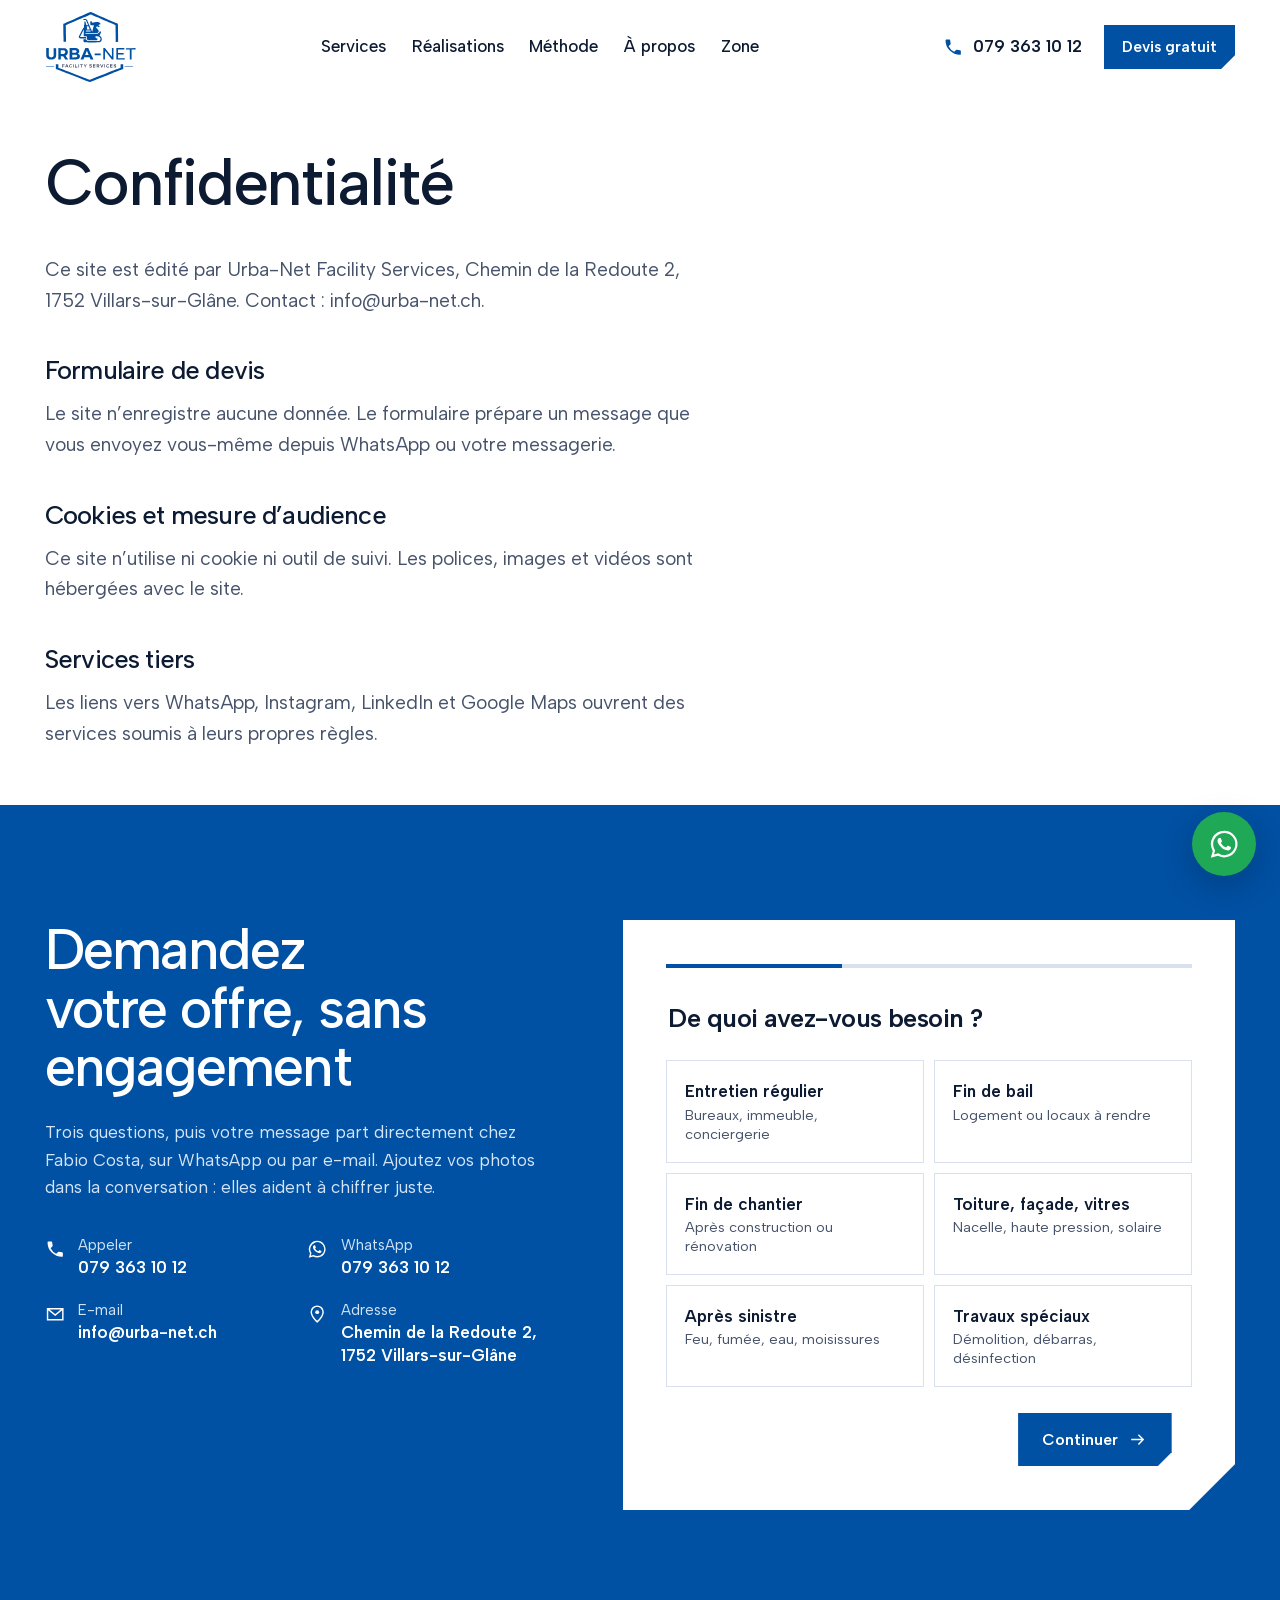
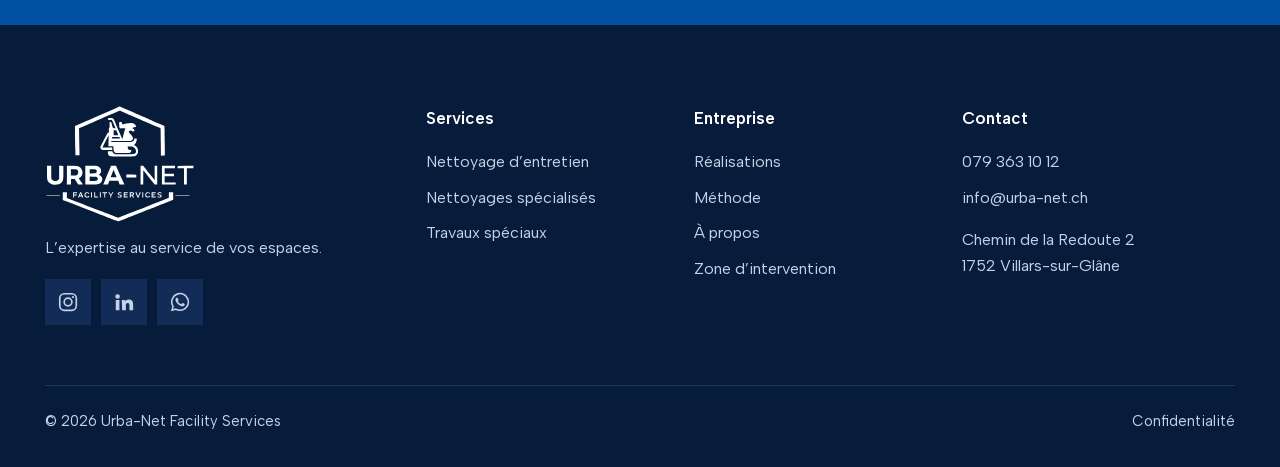
<file: docs/confidentialite.html>
<!doctype html><html lang="fr-CH"><head><meta charset="utf-8"><meta name="viewport" content="width=device-width,initial-scale=1,viewport-fit=cover">
<title>Confidentialité | Urba-Net</title><meta name="description" content="Protection des données du site Urba-Net Facility Services."><meta name="robots" content="noindex"><link rel="canonical" href="https://welcometothenextlevel.github.io/urbanet/confidentialite">
<meta property="og:type" content="website"><meta property="og:locale" content="fr_CH"><meta property="og:title" content="Confidentialité | Urba-Net"><meta property="og:description" content="Protection des données du site Urba-Net Facility Services."><meta property="og:url" content="https://welcometothenextlevel.github.io/urbanet/confidentialite"><meta property="og:image" content="https://welcometothenextlevel.github.io/urbanet/img/og.jpg"><meta name="twitter:card" content="summary_large_image">
<meta name="theme-color" content="#ffffff"><meta name="format-detection" content="telephone=no"><link rel="icon" href="img/icon.svg" type="image/svg+xml"><link rel="apple-touch-icon" href="img/apple.png">
<link rel="preload" href="fonts/albert.woff2" as="font" type="font/woff2" crossorigin>
<script>document.documentElement.className='js pre'</script><link rel="stylesheet" href="css/site.css?v=0a6fbda2">
</head><body><svg width="0" height="0" style="position:absolute" aria-hidden="true"><defs>
<path id="lg1" fill-rule="evenodd" d="M741.5 836.4C733.8 833.3 713.8 825.5 697.0 819.0C663.7 806.2 618.2 788.5 520.0 750.3C509.3 746.1 492.6 739.7 483.0 735.9C473.4 732.1 448.9 722.6 428.5 714.7C399.1 703.4 391.5 700.1 391.6 698.7C391.7 697.8 391.8 686.4 391.9 673.5L392.0 650.0L405.5 650.0L419.0 650.0L419.0 668.8L419.0 687.5L439.8 695.4C476.0 709.2 571.4 746.1 628.0 768.2C642.0 773.6 667.0 783.3 683.5 789.6C714.5 801.5 717.3 802.6 737.5 810.5C744.1 813.1 751.1 815.8 753.1 816.6L756.8 817.9L768.7 813.1C779.9 808.6 800.0 800.6 881.0 768.5C991.2 724.8 1019.4 713.7 1046.0 703.4C1062.2 697.1 1078.7 690.7 1082.5 689.1L1089.5 686.4L1089.8 668.2L1090.0 650.0L1104.0 650.0L1118.0 650.0L1118.0 674.9L1118.0 699.8L1073.2 717.5C1048.6 727.2 1016.6 739.9 1002.0 745.7C987.4 751.5 950.1 766.3 919.0 778.7C887.9 791.0 839.3 810.3 811.0 821.5C782.6 832.8 758.5 842.0 757.5 842.0C756.4 842.0 749.2 839.4 741.5 836.4ZM285.2 671.2L285.5 669.5L329.8 669.2L374.0 669.0L374.0 671.0L374.0 673.0L329.4 673.0L284.9 673.0L285.2 671.2ZM1133.0 671.0L1133.0 669.0L1178.7 669.2L1224.5 669.5L1224.8 671.2L1225.1 673.0L1179.1 673.0L1133.0 673.0L1133.0 671.0ZM324.3 598.1C313.8 595.5 306.7 591.5 300.0 584.4C289.0 572.6 288.1 567.0 288.0 514.2L288.0 476.0L302.0 476.0L316.0 476.0L316.0 515.9C316.0 558.0 316.1 559.1 320.8 566.3C324.7 572.2 330.8 575.3 339.9 575.8C353.2 576.5 360.7 573.1 365.2 564.1L368.0 558.6L368.0 517.3L368.0 475.9L381.8 476.2L395.5 476.5L395.8 514.5C396.2 565.8 394.9 573.6 383.9 585.4C372.7 597.6 345.7 603.4 324.3 598.1ZM418.4 593.8C418.7 590.9 419.0 563.2 419.0 532.2L419.0 475.8L452.2 476.2L485.5 476.6L491.6 478.7C508.0 484.1 518.3 496.2 521.0 513.2C523.8 530.9 516.1 548.0 501.4 556.6L497.2 559.1L507.8 574.3C513.7 582.7 519.7 591.1 521.1 593.0C522.5 594.9 524.0 597.1 524.4 597.8C525.0 598.7 521.7 599.0 509.3 599.0L493.5 598.9L481.9 580.7L470.3 562.5L458.1 562.6L445.8 562.6L446.0 580.8L446.1 599.0L431.9 599.0L417.7 599.0L418.4 593.8ZM540.0 537.5L540.0 476.0L574.4 476.0C610.5 476.0 616.0 476.5 624.8 480.5C637.5 486.3 643.1 494.3 643.8 507.5L644.2 515.5L640.8 522.0C638.5 526.6 636.1 529.5 632.8 532.0L628.1 535.4L634.8 538.6C659.1 549.8 657.2 583.2 631.6 594.5C622.5 598.5 616.6 599.0 577.3 599.0L540.0 599.0L540.0 537.5ZM658.3 597.2C658.6 596.3 664.9 581.1 672.4 563.5C679.9 545.9 691.3 519.0 697.8 503.8L709.5 476.1L726.2 476.0C737.0 476.0 743.0 476.4 743.0 477.0C743.0 478.1 758.0 511.8 783.1 567.2C790.7 584.1 797.0 598.1 797.0 598.4C797.0 598.7 789.9 599.0 781.2 599.0L765.5 599.0L764.4 595.8C761.2 586.6 756.5 575.4 755.5 574.8C755.0 574.3 741.9 574.1 726.5 574.3L698.5 574.5L693.6 586.8L688.7 599.0L673.2 599.0L657.8 599.0L658.3 597.2ZM903.5 537.5L903.5 476.0L912.5 476.0L921.5 476.0L924.5 479.8C927.7 483.8 930.0 486.6 965.6 532.0C995.4 570.0 995.4 570.0 996.0 570.0C996.3 570.0 996.4 548.9 996.2 523.0L996.0 476.0L1004.5 476.0L1013.0 476.0L1013.0 537.5L1013.0 599.0L1004.6 599.0L996.1 599.0L972.3 568.8C959.2 552.3 942.4 531.0 935.0 521.6L921.5 504.6L921.2 551.8L921.0 599.0L912.2 599.0L903.5 599.0L903.5 537.5ZM1044.0 537.5L1044.0 476.0L1087.0 476.0L1130.0 476.0L1130.0 484.0L1130.0 492.0L1096.0 492.0L1062.0 492.0L1062.0 510.0L1062.0 528.0L1092.5 528.0L1123.0 528.0L1123.0 536.0L1123.0 544.0L1092.5 544.0L1062.0 544.0L1062.0 564.5L1062.0 585.0L1098.2 585.0L1134.5 585.0L1134.5 592.0L1134.5 599.0L1089.3 599.0L1044.0 599.0L1044.0 537.5ZM1189.0 545.5L1189.0 492.0L1167.9 492.0L1146.8 492.0L1147.2 484.2L1147.5 476.5L1199.2 476.2L1251.0 476.0L1251.0 484.0L1251.0 492.0L1229.5 492.0L1208.0 492.0L1208.0 545.5L1208.0 599.0L1198.5 599.0L1189.0 599.0L1189.0 545.5ZM611.5 574.6C624.5 570.6 626.5 556.0 614.8 549.8L610.5 547.6L589.8 547.2L569.0 546.8L569.0 561.4L569.0 576.0L587.8 576.0C601.3 576.0 608.0 575.6 611.5 574.6ZM810.0 543.2L810.0 533.5L842.6 533.7L875.2 534.0L875.3 543.5L875.5 553.0L842.8 553.0L810.0 553.0L810.0 543.2ZM738.4 532.8C734.2 522.7 729.8 511.9 728.7 508.8C726.2 502.1 725.7 501.8 724.3 506.2C723.4 508.8 710.0 543.3 707.3 549.8C706.9 550.7 711.1 551.0 726.3 551.0L745.9 551.0L738.4 532.8ZM482.0 537.6C495.5 530.5 498.0 510.2 486.3 502.3C480.6 498.4 478.2 498.0 461.4 498.0L444.9 498.0L445.1 519.1L445.2 540.2L461.9 539.8C475.6 539.5 479.1 539.1 482.0 537.6ZM608.6 523.3C615.7 519.5 618.0 511.3 613.7 504.9C609.6 498.7 606.7 498.0 586.8 498.0L569.0 498.0L569.0 512.1L569.0 526.2L586.8 525.8C602.5 525.4 605.0 525.2 608.6 523.3ZM703.8 413.4C694.0 410.4 689.4 403.3 688.4 390.0C687.7 380.5 687.5 380.5 703.8 380.5L717.7 380.4L719.0 383.8C721.4 390.4 728.7 396.9 736.4 399.1C742.4 400.8 856.4 400.3 860.7 398.5C880.5 390.2 876.6 362.7 854.1 352.1L848.5 349.5L833.8 349.2L819.0 348.8L819.0 353.9C819.0 365.6 824.0 371.1 835.4 371.9L842.5 372.5L842.3 376.3C841.9 381.8 838.2 387.9 833.8 390.1L830.1 392.0L786.7 392.0C739.1 392.0 739.5 392.0 732.6 386.0C727.3 381.3 725.9 376.5 725.2 360.6L724.7 346.8L708.9 347.3C698.6 347.7 692.9 347.6 692.5 346.9C692.1 346.4 692.4 330.1 693.0 310.9C693.7 291.6 694.0 275.6 693.7 275.3C693.2 274.9 653.0 354.2 653.0 355.6C653.0 355.8 667.4 356.0 685.0 356.0L717.0 356.0L717.0 364.1L717.0 372.1L684.8 371.8C657.0 371.5 652.1 371.3 649.5 369.8C643.3 366.5 638.7 359.1 639.2 353.5C639.4 351.5 649.0 331.9 663.0 305.1L686.5 260.1L690.2 258.6C695.3 256.5 695.5 256.0 695.2 241.5L694.9 228.4L697.6 225.5L700.3 222.6L699.9 206.1L699.5 189.6L702.1 188.6C706.0 187.3 709.9 188.6 711.2 191.8C711.8 193.3 714.0 201.2 716.1 209.5C720.8 227.4 721.4 228.2 730.8 229.1C734.5 229.4 737.8 229.4 738.2 229.1C739.4 228.1 718.6 179.9 715.6 176.7L713.1 173.8L701.5 174.1C688.7 174.5 688.0 174.2 688.0 168.3C688.0 163.2 692.1 161.5 704.5 161.5C712.5 161.5 715.4 162.0 719.2 163.7C723.8 165.8 729.2 171.8 730.6 176.4C732.3 182.2 757.8 242.1 773.3 276.5C783.1 298.4 784.8 300.6 786.3 293.5C789.8 277.3 797.5 247.7 800.0 241.0C801.6 236.5 803.0 232.3 803.0 231.5C803.0 229.2 790.7 227.7 781.0 228.9C766.9 230.7 766.2 230.6 765.1 226.2C763.8 221.6 761.8 192.6 762.6 190.6C763.5 188.1 770.3 186.6 775.2 187.6L779.5 188.5L780.3 194.0C782.0 204.6 785.8 205.2 810.0 198.4C826.4 193.9 843.7 193.0 854.4 196.3C861.0 198.4 869.3 205.8 873.0 213.0C875.8 218.5 874.9 220.1 869.0 219.9C864.0 219.7 857.8 222.1 852.6 226.3L849.8 228.6L857.1 234.1C866.2 240.8 866.3 242.0 858.8 247.8L853.0 252.3L848.5 248.1C842.8 242.8 837.8 242.5 830.8 246.9C822.4 252.3 822.4 252.4 835.9 265.9C850.1 280.2 854.6 287.7 853.7 295.6C853.1 301.3 849.0 306.7 843.0 309.8L838.6 312.0L774.8 312.0L711.0 312.0L711.0 316.0L711.0 320.0L775.2 320.0L839.3 320.0L844.8 318.2C852.7 315.7 859.5 309.4 861.7 302.4L863.4 297.0L871.2 297.0C880.2 297.0 879.9 296.3 877.5 308.7C875.6 318.5 871.0 328.1 865.4 333.7C863.0 336.1 861.0 338.2 861.0 338.5C861.0 338.7 863.1 340.1 865.8 341.6C879.7 349.6 887.2 362.6 887.1 378.8C887.0 388.5 886.5 390.9 883.4 397.0C879.4 405.0 871.6 411.1 862.3 413.5C853.9 415.7 710.9 415.6 703.8 413.4ZM1036.6 324.8C1035.9 230.9 1035.8 228.3 1032.6 227.0C1008.1 216.8 920.2 179.2 882.0 162.5C868.5 156.6 849.9 148.5 840.5 144.5C821.2 136.2 787.3 121.5 775.7 116.3C766.6 112.2 769.7 111.6 742.0 123.7C730.2 128.9 709.0 138.2 695.0 144.2C681.0 150.3 661.4 158.8 651.5 163.0C605.0 183.2 574.4 196.3 538.2 211.8L498.8 228.5L499.5 265.0C499.8 285.1 500.5 321.5 501.0 346.0C501.5 370.5 502.0 394.2 502.0 398.8L502.0 407.0L488.5 407.0L475.0 407.0L474.9 384.2C474.9 371.7 474.7 360.8 474.6 360.0C474.0 357.1 471.7 214.9 472.2 214.4C472.8 213.9 551.4 179.4 594.0 161.1C626.0 147.2 720.3 105.9 750.8 92.4C758.6 88.9 765.7 86.0 766.4 86.0C767.2 86.0 772.3 88.0 777.7 90.4C783.1 92.8 800.5 100.5 816.5 107.5C862.2 127.5 867.7 130.0 899.0 143.7C915.2 150.9 939.1 161.3 952.0 166.9C964.9 172.5 978.9 178.6 983.0 180.5C993.8 185.3 1022.7 197.7 1043.0 206.3L1060.5 213.8L1061.1 230.6C1061.4 239.9 1061.7 263.6 1061.8 283.4C1062.0 303.1 1062.3 319.6 1062.5 320.0C1062.8 320.4 1063.0 340.5 1063.0 364.6L1063.1 408.5L1050.2 408.8L1037.3 409.1L1036.6 324.8ZM766.5 291.8L764.0 286.5L740.0 286.2L716.0 286.0L716.0 291.5L716.0 297.0L742.5 297.0L768.9 297.0L766.5 291.8ZM756.4 274.2C756.6 273.8 753.7 266.3 750.0 257.5L743.1 241.5L734.8 241.5L726.5 241.5L726.6 244.8C726.6 246.5 726.7 254.1 726.8 261.5L727.0 275.0L741.4 275.0C749.4 275.0 756.1 274.7 756.4 274.2Z"/><path id="lg2" fill-rule="evenodd" d="M545.7 683.5C534.8 679.7 530.9 666.9 537.5 656.9C543.2 648.2 560.4 647.5 565.8 655.7L567.2 658.0L564.5 659.0C562.3 659.8 561.4 659.6 559.3 658.0C549.0 649.9 536.6 661.2 542.2 673.5C544.7 679.1 553.1 680.7 559.0 676.6C561.8 674.7 562.9 674.5 564.7 675.3C567.6 676.6 567.6 677.1 564.2 680.3C559.4 684.9 552.7 686.0 545.7 683.5ZM761.0 684.1C754.0 682.7 752.0 680.7 754.0 677.0L754.9 675.2L758.9 677.2C763.8 679.6 771.7 679.4 773.4 676.8C775.2 673.8 772.9 671.8 764.9 669.4C757.2 667.0 753.0 663.7 753.0 659.9C753.0 656.4 755.8 652.3 759.2 650.9C766.1 648.0 779.0 650.6 779.0 654.8C779.0 658.2 777.1 658.8 773.2 656.9C767.2 653.8 760.0 654.9 760.0 658.9C760.0 661.6 761.7 662.6 769.0 664.4C777.3 666.5 780.0 669.0 780.0 674.4C779.9 682.7 772.6 686.4 761.0 684.1ZM946.3 684.0C931.3 680.5 929.4 658.6 943.4 651.3C949.4 648.2 958.5 649.5 963.8 654.3C966.6 656.9 966.6 657.8 963.5 659.0C961.4 659.8 960.5 659.6 958.8 658.0C953.7 653.3 944.7 654.9 941.4 661.1C935.6 672.4 948.1 684.1 958.1 676.9C962.3 673.9 966.4 674.9 964.8 678.5C962.6 683.4 954.2 685.9 946.3 684.0ZM1019.5 683.2C1015.7 681.9 1014.4 681.0 1014.2 679.2C1013.7 676.1 1016.4 675.4 1020.6 677.4C1027.4 680.6 1036.7 678.8 1035.8 674.4C1035.5 672.6 1029.9 670.1 1022.7 668.5C1016.5 667.2 1013.1 660.3 1016.0 654.9C1018.7 650.0 1031.2 648.0 1037.8 651.4C1041.9 653.5 1042.3 654.4 1040.2 656.9L1038.5 659.1L1034.5 657.0C1029.8 654.6 1026.2 654.5 1023.2 656.6C1018.6 659.8 1020.5 661.8 1031.0 664.4C1039.2 666.5 1042.4 669.4 1042.2 674.6C1041.9 683.4 1031.5 687.3 1019.5 683.2ZM460.0 667.0L460.0 650.0L473.0 650.0L486.0 650.0L486.0 653.0L486.0 656.0L476.0 656.0L466.0 656.0L466.0 660.5L466.0 665.0L475.0 665.0L484.0 665.0L484.0 668.0L484.0 670.9L475.2 671.2L466.5 671.5L466.5 677.8L466.5 684.0L463.3 684.0L460.0 684.0L460.0 667.0ZM492.3 682.8C492.6 682.1 495.8 674.4 499.5 665.8L506.2 650.0L509.6 650.0C512.2 650.0 513.3 650.5 514.0 652.2C514.5 653.5 517.8 661.1 521.4 669.2L527.8 684.0L524.1 684.0C520.8 684.0 520.3 683.6 519.1 680.5L517.9 677.0L509.5 677.0L501.1 677.0L499.9 680.5C498.8 683.6 498.2 684.0 495.2 684.0C492.9 684.0 491.9 683.6 492.3 682.8ZM578.0 667.0L578.0 650.0L581.0 650.0L584.0 650.0L584.0 667.0L584.0 684.0L581.0 684.0L578.0 684.0L578.0 667.0ZM599.0 667.0L599.0 650.0L602.0 650.0L605.0 650.0L605.0 664.0L605.0 678.0L614.0 678.0L623.0 678.0L623.0 681.0L623.0 684.0L611.0 684.0L599.0 684.0L599.0 667.0ZM636.0 667.0L636.0 650.0L639.0 650.0L642.0 650.0L642.0 667.0L642.0 684.0L639.0 684.0L636.0 684.0L636.0 667.0ZM665.0 670.0L665.0 656.0L659.0 656.0L653.0 656.0L653.0 653.0L653.0 650.0L668.0 650.0L683.0 650.0L683.0 653.0L683.0 656.0L677.0 656.0L671.0 656.0L671.0 670.0L671.0 684.0L668.0 684.0L665.0 684.0L665.0 670.0ZM705.0 677.7L705.0 671.5L698.7 662.0C695.2 656.8 692.1 651.9 691.6 651.2C691.1 650.3 691.9 650.0 694.7 650.0L698.5 650.0L703.0 657.5C705.5 661.6 707.7 664.9 708.0 664.9C708.3 664.9 710.6 661.5 713.2 657.4L717.9 650.0L721.5 650.0C724.2 650.0 724.9 650.3 724.3 651.3C723.9 652.0 720.7 656.7 717.2 661.7L711.0 670.9L711.0 677.5L711.0 684.0L708.0 684.0L705.0 684.0L705.0 677.7ZM793.0 667.0L793.0 650.0L806.0 650.0L819.0 650.0L819.0 653.0L819.0 656.0L808.9 656.0L798.9 656.0L799.2 659.8L799.5 663.5L808.2 663.8L817.0 664.1L817.0 666.5L817.0 668.9L808.3 669.2L799.6 669.5L799.2 673.8L798.9 678.0L809.5 678.0C818.9 678.0 820.1 678.2 819.6 679.6C819.3 680.5 819.0 681.8 819.0 682.6C819.0 683.7 816.6 684.0 806.0 684.0L793.0 684.0L793.0 667.0ZM833.0 678.8C832.9 675.9 832.7 668.2 832.4 661.7L831.8 649.8L842.8 650.2C855.5 650.6 858.8 652.1 860.4 658.2C861.6 662.8 858.6 669.3 855.2 669.8C852.1 670.3 852.4 671.9 857.0 678.0C861.8 684.5 861.8 684.0 857.2 684.0L853.5 684.0L849.6 678.0C843.5 668.4 839.0 668.5 839.0 678.1L839.0 684.0L836.0 684.0L833.0 684.0L833.0 678.8ZM878.8 672.7C876.3 666.6 873.0 658.9 871.6 655.8L869.0 650.0L872.8 650.0L876.5 650.0L881.5 663.0C884.3 670.1 886.8 676.0 887.1 676.0C887.4 676.0 889.9 670.3 892.6 663.2L897.6 650.5L901.2 650.2L904.9 649.9L898.3 665.2C894.7 673.6 891.6 681.3 891.3 682.2C890.9 683.5 889.7 684.0 887.1 684.0L883.5 684.0L878.8 672.7ZM915.0 667.0L915.0 650.0L918.0 650.0L921.0 650.0L921.0 667.0L921.0 684.0L918.0 684.0L915.0 684.0L915.0 667.0ZM976.0 667.0L976.0 650.0L989.5 650.0L1003.0 650.0L1003.0 653.0L1003.0 656.0L993.0 656.0L983.0 656.0L983.0 660.0L983.0 664.0L991.4 664.0C999.8 664.0 1001.0 664.5 1001.0 668.1C1001.0 668.6 997.0 669.0 992.0 669.0L983.0 669.0L983.0 673.5L983.0 678.0L993.0 678.0L1003.0 678.0L1003.0 681.0L1003.0 684.0L989.5 684.0L976.0 684.0L976.0 667.0ZM515.0 670.2C515.0 669.2 509.7 656.9 509.4 657.2C509.3 657.4 508.0 660.5 506.6 664.2L504.1 671.0L509.5 671.0C512.5 671.0 515.0 670.7 515.0 670.2ZM851.0 665.7C852.6 664.9 853.6 663.4 853.8 661.7C854.3 657.2 852.5 656.0 845.4 656.0L839.0 656.0L839.0 661.5L839.0 667.0L843.8 667.0C846.4 667.0 849.6 666.4 851.0 665.7Z"/>
<symbol id="i-tel" viewBox="0 0 24 24"><path fill="currentColor" d="M6.6 10.8a15 15 0 0 0 6.6 6.6l2.2-2.2a1 1 0 0 1 1-.25 11.4 11.4 0 0 0 3.6.57 1 1 0 0 1 1 1V20a1 1 0 0 1-1 1A17 17 0 0 1 3 4a1 1 0 0 1 1-1h3.5a1 1 0 0 1 1 1c0 1.25.2 2.45.57 3.57a1 1 0 0 1-.25 1z"/></symbol>
<symbol id="i-wa" viewBox="0 0 24 24"><path fill="currentColor" d="M12.04 2a9.9 9.9 0 0 0-8.5 14.95L2.1 22l5.2-1.36A9.9 9.9 0 1 0 12.04 2zm0 18.1a8.2 8.2 0 0 1-4.18-1.15l-.3-.18-3.08.8.82-3-.2-.3a8.2 8.2 0 1 1 6.94 3.83zm4.5-6.15c-.25-.12-1.46-.72-1.69-.8-.22-.08-.39-.12-.55.12-.16.25-.63.8-.78.96-.14.17-.28.19-.53.07a6.7 6.7 0 0 1-3.35-2.93c-.25-.43.25-.4.72-1.33.08-.17.04-.3-.02-.43-.06-.12-.55-1.33-.76-1.82-.2-.48-.4-.41-.55-.42h-.47c-.16 0-.43.06-.65.3-.22.25-.86.84-.86 2.05s.88 2.38 1 2.54c.12.17 1.73 2.65 4.2 3.71 1.56.67 2.17.73 2.95.61.47-.07 1.46-.6 1.66-1.17.2-.58.2-1.07.14-1.17-.06-.11-.22-.17-.47-.29z"/></symbol>
<symbol id="i-ig" viewBox="0 0 24 24"><g fill="none" stroke="currentColor" stroke-width="1.8"><rect x="3" y="3" width="18" height="18" rx="5"/><circle cx="12" cy="12" r="4.2"/></g><circle cx="17.4" cy="6.6" r="1.2" fill="currentColor"/></symbol>
<symbol id="i-li" viewBox="0 0 24 24"><path fill="currentColor" d="M4.98 3.5a2.5 2.5 0 1 1 0 5 2.5 2.5 0 0 1 0-5zM3 9.75h4V21H3zM9.5 9.75h3.8v1.54h.05c.53-.95 1.83-1.95 3.76-1.95 4.02 0 4.77 2.5 4.77 5.8V21h-4v-5.2c0-1.24-.02-2.84-1.8-2.84s-2.08 1.36-2.08 2.75V21h-4z"/></symbol>
<symbol id="i-mail" viewBox="0 0 24 24"><path fill="none" stroke="currentColor" stroke-width="1.7" d="M3 5.5h18v13H3zM3.5 6l8.5 7 8.5-7"/></symbol>
<symbol id="i-arr" viewBox="0 0 24 24"><path fill="none" stroke="currentColor" stroke-width="1.8" d="M4 12h15M13 6l6 6-6 6"/></symbol>
<symbol id="i-x" viewBox="0 0 24 24"><path fill="none" stroke="currentColor" stroke-width="1.8" d="M5 5l14 14M19 5L5 19"/></symbol>
<symbol id="i-doc" viewBox="0 0 24 24"><path fill="none" stroke="currentColor" stroke-width="1.7" d="M6 3h8l4 4v14H6zM9 12h6M9 16h6"/></symbol>
<symbol id="i-play" viewBox="0 0 24 24"><path fill="currentColor" d="M8 5l11 7-11 7z"/></symbol>
<symbol id="i-pin" viewBox="0 0 24 24"><path fill="none" stroke="currentColor" stroke-width="1.7" d="M12 21s7-6.2 7-11.5A7 7 0 0 0 5 9.5C5 14.8 12 21 12 21z"/><circle cx="12" cy="9.6" r="2.3" fill="currentColor"/></symbol>
</defs></svg><a class="skip" href="#main">Aller au contenu</a>
<header class="hd" id="hd"><a class="brand" href="./" aria-label="Urba-Net, accueil"><svg class="logo" viewBox="275 76 986 776" role="img" aria-label="Urba-Net Facility Services"><use href="#lg1"/><use class="l2" href="#lg2"/></svg></a><nav class="nav" aria-label="Navigation"><div class="dd"><a href="./#services">Services</a><div class="ddp"><a href="nettoyage-entretien">Nettoyage d’entretien</a><a href="nettoyages-specialises">Nettoyages spécialisés</a><a href="travaux-speciaux">Travaux spéciaux</a></div></div><a href="realisations">Réalisations</a><a href="./#methode">Méthode</a><a href="./#apropos">À propos</a><a href="./#zone">Zone</a></nav>
<div class="hda"><a class="tel" href="tel:+41793631012"><svg class="i" aria-hidden="true"><use href="#i-tel"/></svg><span>079 363 10 12</span></a><a class="btn sm" href="#devis">Devis gratuit</a><button class="burger" aria-label="Ouvrir le menu" aria-expanded="false" aria-controls="mm"><i></i><i></i></button></div></header>
<div class="mm" id="mm" inert><nav aria-label="Menu mobile"><a href="nettoyage-entretien">Nettoyage d’entretien</a><a href="nettoyages-specialises">Nettoyages spécialisés</a><a href="travaux-speciaux">Travaux spéciaux</a><a href="realisations">Réalisations</a><a href="./#methode">Méthode</a><a href="./#apropos">À propos</a><a href="./#zone">Zone</a><a href="#devis">Devis gratuit</a></nav>
<div class="mmc"><a class="btn" href="tel:+41793631012"><svg class="i" aria-hidden="true"><use href="#i-tel"/></svg>Appeler le 079 363 10 12</a><a class="btn wa" href="https://wa.me/41793631012?text=Bonjour%20Urba-Net%2C%20j%E2%80%99aimerais%20un%20devis." target="_blank" rel="noopener"><svg class="i" aria-hidden="true"><use href="#i-wa"/></svg>Écrire sur WhatsApp</a></div></div><main id="main"><section class="ph nm"><div class="w prose"><h1>Confidentialité</h1><p>Ce site est édité par Urba-Net Facility Services, Chemin de la Redoute 2, 1752 Villars-sur-Glâne. Contact : <a href="mailto:info@urba-net.ch">info@urba-net.ch</a>.</p><h2>Formulaire de devis</h2><p>Le site n’enregistre aucune donnée. Le formulaire prépare un message que vous envoyez vous-même depuis WhatsApp ou votre messagerie.</p><h2>Cookies et mesure d’audience</h2><p>Ce site n’utilise ni cookie ni outil de suivi. Les polices, images et vidéos sont hébergées avec le site.</p><h2>Services tiers</h2><p>Les liens vers WhatsApp, Instagram, LinkedIn et Google Maps ouvrent des services soumis à leurs propres règles.</p></div></section><section class="devis" id="devis"><div class="w dv"><div class="dvl"><h2>Demandez votre offre, sans engagement</h2><p>Trois questions, puis votre message part directement chez Fabio Costa, sur WhatsApp ou par e-mail. Ajoutez vos photos dans la conversation : elles aident à chiffrer juste.</p>
<ul class="ct"><li><a href="tel:+41793631012"><svg class="i" aria-hidden="true"><use href="#i-tel"/></svg><span>Appeler<b>079 363 10 12</b></span></a></li><li><a href="https://wa.me/41793631012?text=Bonjour%20Urba-Net%2C%20j%E2%80%99aimerais%20un%20devis." target="_blank" rel="noopener"><svg class="i" aria-hidden="true"><use href="#i-wa"/></svg><span>WhatsApp<b>079 363 10 12</b></span></a></li><li><a href="mailto:info@urba-net.ch"><svg class="i" aria-hidden="true"><use href="#i-mail"/></svg><span>E-mail<b>info@urba-net.ch</b></span></a></li><li><a href="https://maps.google.com/?q=Chemin+de+la+Redoute+2,+1752+Villars-sur-Gl%C3%A2ne" target="_blank" rel="noopener"><svg class="i" aria-hidden="true"><use href="#i-pin"/></svg><span>Adresse<b>Chemin de la Redoute 2, 1752 Villars-sur-Glâne</b></span></a></li></ul></div>
<form class="wz" novalidate><div class="wzp" aria-hidden="true"><i></i></div>
<fieldset class="st on"><legend>De quoi avez-vous besoin ?</legend><div class="opts"><label class="opt"><input type="radio" name="besoin" value="Entretien régulier"><span><b>Entretien régulier</b><small>Bureaux, immeuble, conciergerie</small></span></label><label class="opt"><input type="radio" name="besoin" value="Fin de bail"><span><b>Fin de bail</b><small>Logement ou locaux à rendre</small></span></label><label class="opt"><input type="radio" name="besoin" value="Fin de chantier"><span><b>Fin de chantier</b><small>Après construction ou rénovation</small></span></label><label class="opt"><input type="radio" name="besoin" value="Toiture, façade, vitres"><span><b>Toiture, façade, vitres</b><small>Nacelle, haute pression, solaire</small></span></label><label class="opt"><input type="radio" name="besoin" value="Après sinistre"><span><b>Après sinistre</b><small>Feu, fumée, eau, moisissures</small></span></label><label class="opt"><input type="radio" name="besoin" value="Travaux spéciaux"><span><b>Travaux spéciaux</b><small>Démolition, débarras, désinfection</small></span></label></div></fieldset>
<fieldset class="st"><legend>Parlez-nous du lieu</legend><p class="lb">Vous êtes</p><div class="chips"><label class="chip"><input type="radio" name="qui" value="Particulier" checked><span>Particulier</span></label><label class="chip"><input type="radio" name="qui" value="Régie ou PPE"><span>Régie ou PPE</span></label><label class="chip"><input type="radio" name="qui" value="Entreprise"><span>Entreprise</span></label><label class="chip"><input type="radio" name="qui" value="Chantier"><span>Chantier</span></label><label class="chip"><input type="radio" name="qui" value="Assurance"><span>Assurance</span></label></div><p class="lb">Délai</p><div class="chips"><label class="chip"><input type="radio" name="delai" value="Urgent"><span>Urgent</span></label><label class="chip"><input type="radio" name="delai" value="Ce mois-ci" checked><span>Ce mois-ci</span></label><label class="chip"><input type="radio" name="delai" value="Plus tard"><span>Plus tard</span></label><label class="chip"><input type="radio" name="delai" value="Contrat régulier"><span>Contrat régulier</span></label></div><label class="fi">Localité<input name="lieu" autocomplete="address-level2" placeholder="Ex. Fribourg"></label></fieldset>
<fieldset class="st"><legend>Où vous répondre ?</legend><div class="two"><label class="fi">Nom<input name="nom" autocomplete="name"></label><label class="fi">Téléphone<input name="tel" type="tel" autocomplete="tel"></label></div><label class="fi">Votre projet<textarea name="msg" rows="4" placeholder="Surface, état des lieux, accès…"></textarea></label><p class="err" role="alert"></p></fieldset>
<div class="wzb"><button type="button" class="back" hidden>Retour</button><button type="button" class="btn next">Continuer <svg class="i" aria-hidden="true"><use href="#i-arr"/></svg></button><div class="send" hidden><button type="submit" class="btn wa"><svg class="i" aria-hidden="true"><use href="#i-wa"/></svg>Envoyer sur WhatsApp</button><button type="button" class="btn ghost mailb"><svg class="i" aria-hidden="true"><use href="#i-mail"/></svg>Envoyer par e-mail</button></div></div></form></div></section></main><footer class="ft"><div class="w ftg"><div><a href="./" class="fl"><svg class="logo" viewBox="275 76 986 776" role="img" aria-label="Urba-Net Facility Services"><use href="#lg1"/><use class="l2" href="#lg2"/></svg></a><p>L’expertise au service de vos espaces.</p><div class="soc"><a href="https://www.instagram.com/urbanet.facility.services" target="_blank" rel="noopener" aria-label="Instagram"><svg class="i" aria-hidden="true"><use href="#i-ig"/></svg></a><a href="https://ch.linkedin.com/company/urba-net-facility-services" target="_blank" rel="noopener" aria-label="LinkedIn"><svg class="i" aria-hidden="true"><use href="#i-li"/></svg></a><a href="https://wa.me/41793631012?text=Bonjour%20Urba-Net%2C%20j%E2%80%99aimerais%20un%20devis." target="_blank" rel="noopener" aria-label="WhatsApp"><svg class="i" aria-hidden="true"><use href="#i-wa"/></svg></a></div></div>
<div><h3>Services</h3><a href="nettoyage-entretien">Nettoyage d’entretien</a><a href="nettoyages-specialises">Nettoyages spécialisés</a><a href="travaux-speciaux">Travaux spéciaux</a></div><div><h3>Entreprise</h3><a href="realisations">Réalisations</a><a href="./#methode">Méthode</a><a href="./#apropos">À propos</a><a href="./#zone">Zone d’intervention</a></div>
<div><h3>Contact</h3><a href="tel:+41793631012">079 363 10 12</a><a href="mailto:info@urba-net.ch">info@urba-net.ch</a><p>Chemin de la Redoute 2<br>1752 Villars-sur-Glâne</p></div></div><div class="w ftb"><span>© 2026 Urba-Net Facility Services</span><a href="confidentialite">Confidentialité</a></div></footer>
<div class="wdg" id="wdg"><div class="wdp" id="wdp" role="dialog" aria-label="Écrire à Urba-Net sur WhatsApp" inert><div class="wdh"><img src="img/fabio-sq.webp" alt="" width="44" height="44" loading="lazy"><div><b>Fabio Costa</b><span>Urba-Net Facility Services</span></div><button aria-label="Fermer" class="wdx"><svg class="i" aria-hidden="true"><use href="#i-x"/></svg></button></div><div class="wdb"><p class="bub">Bonjour, dites-nous en deux mots ce qu’il vous faut. Vous pouvez joindre des photos.</p><a href="https://wa.me/41793631012?text=Bonjour%20Urba-Net.%20J%E2%80%99aimerais%20un%20devis." target="_blank" rel="noopener">J’aimerais un devis</a><a href="https://wa.me/41793631012?text=Bonjour%20Urba-Net.%20Je%20rends%20un%20logement%20%28fin%20de%20bail%29." target="_blank" rel="noopener">Je rends un logement (fin de bail)</a><a href="https://wa.me/41793631012?text=Bonjour%20Urba-Net.%20C%E2%80%99est%20urgent%2C%20apr%C3%A8s%20un%20sinistre." target="_blank" rel="noopener">C’est urgent, après un sinistre</a><a href="https://wa.me/41793631012?text=Bonjour%20Urba-Net.%20Toiture%2C%20fa%C3%A7ade%20ou%20vitres." target="_blank" rel="noopener">Toiture, façade ou vitres</a></div></div><button class="wdt" aria-expanded="false" aria-controls="wdp" aria-label="WhatsApp"><svg class="i" aria-hidden="true"><use href="#i-wa"/></svg></button></div>
<div class="bar"><a href="tel:+41793631012"><svg class="i" aria-hidden="true"><use href="#i-tel"/></svg>Appeler</a><a class="g" href="https://wa.me/41793631012?text=Bonjour%20Urba-Net%2C%20j%E2%80%99aimerais%20un%20devis." target="_blank" rel="noopener"><svg class="i" aria-hidden="true"><use href="#i-wa"/></svg>WhatsApp</a><a class="b" href="#devis"><svg class="i" aria-hidden="true"><use href="#i-doc"/></svg>Devis gratuit</a></div>
<a class="dock" href="#devis"><span>Devis gratuit</span><svg class="i" aria-hidden="true"><use href="#i-arr"/></svg></a>
<div class="sv" id="sv" role="dialog" aria-modal="true" aria-label="Publications" hidden><button class="svx" aria-label="Fermer"><svg class="i" aria-hidden="true"><use href="#i-x"/></svg></button><button class="sva l" aria-label="Précédent"><svg class="i" aria-hidden="true"><use href="#i-arr"/></svg></button><div class="svc"><div class="svp"></div><div class="svm"></div></div><div class="svt"></div><button class="sva r" aria-label="Suivant"><svg class="i" aria-hidden="true"><use href="#i-arr"/></svg></button></div>
<script>window.ST=[{"id": "zermatt", "title": "Zermatt", "items": [{"v": "video/zermatt.mp4", "p": "img/reel-zermatt.webp", "d": "4 septembre 2026", "c": "Travaux compliqués ? Laissez-nous faire.\n\nChez URBA-NET, chaque défi a sa solution. Même les travaux les plus complexes, nous trouvons la solution pour tout.\n\nZermatt. URBA-NET, votre projet, notre savoir-faire.", "u": "https://www.instagram.com/reel/Dc4HMtDtZpT/"}]}, {"id": "toiture", "title": "Toiture", "items": [{"v": "video/toiture.mp4", "p": "img/reel-toiture.webp", "d": "13 mai 2026", "c": "Nettoyage de toiture : avez-vous déjà nettoyé la vôtre ?\n\nAvec le temps, les mousses, les algues, la pollution et l’humidité abîment votre toit et réduisent sa durée de vie. Une toiture propre, ce n’est pas seulement une question d’esthétique : c’est aussi protéger votre maison et éviter des coûts importants à l’avenir.\n\nRésultat professionnel, travail soigné, satisfaction garantie.", "u": "https://www.instagram.com/reel/DYRS3dLtPhp/"}]}, {"id": "feu", "title": "Après incendie", "items": [{"v": "video/feu.mp4", "p": "img/reel-feu.webp", "d": "21 juin 2026", "c": "Chaque détail compte lorsqu’il s’agit de redonner vie à un espace touché par le feu.\n\nNotre équipe intervient pour décontaminer les surfaces touchées par la fumée, éliminer les odeurs persistantes, nettoyer et assainir les locaux, préparer les lieux pour une rénovation en toute sécurité.", "u": "https://www.instagram.com/reel/DZ2ybiSNiOz/"}]}, {"id": "avantapres", "title": "Avant, après", "items": [{"v": "video/avantapres.mp4", "p": "img/reel-avantapres.webp", "d": "24 août 2026", "c": "Avant. Intervention. Résultat.\n\nUn nettoyage professionnel, ce n’est pas simplement enlever la saleté. C’est remettre un espace en parfait état, dans les délais, avec le souci du détail.\n\nNous intervenons pour les régies, PPE, entreprises et propriétaires à Fribourg et environs.", "u": "https://www.instagram.com/reel/DcbC_ogtmBT/"}]}, {"id": "finbail", "title": "Fin de bail", "items": [{"v": "video/finbail.mp4", "p": "img/reel-finbail.webp", "d": "6 avril 2026", "c": "Nettoyage professionnel. Vous quittez un appartement ou un bureau ? Nous garantissons un nettoyage impeccable.\n\nNettoyage complet (sols, cuisine, salle de bain, vitres). Intervention rapide. Accepté par les régies.\n\nFribourg et alentours. Devis 100 % gratuit.", "u": "https://www.instagram.com/reel/DW0jYSZNdil/"}]}, {"id": "produits", "title": "Produits", "items": [{"v": "video/produits.mp4", "p": "img/reel-produits.webp", "d": "21 août 2026", "c": "Et vous, quel produit utilisez-vous pour obtenir un résultat vraiment impeccable ?\n\nChez URBA-NET, nous utilisons des produits professionnels pour garantir propreté, efficacité et qualité à chaque intervention.", "u": "https://www.instagram.com/reel/DcTEJuitcuL/"}]}];window.PO=[{"p": "img/post-services-1080.webp", "t": "Nos services", "d": "23 septembre 2026", "c": "Nettoyer, entretenir, valoriser. Des solutions professionnelles pour des espaces impeccables.\n\nFribourg, Suisse romande. Devis gratuit et sans engagement.\n\nURBA-NET, plus loin, ensemble.", "u": "https://www.instagram.com/p/Ddo0zGst-Tr/"}, {"p": "img/post-pourquoi-1080.webp", "t": "Pourquoi choisir Urba-Net", "d": "26 mai 2026", "c": "Chez URBA-NET Facility Services, nous mettons la qualité, la fiabilité et le professionnalisme au cœur de chaque intervention.\n\nNettoyage technique et spécialisé, fin de chantier, vitrages et façades, industriel et après sinistre, photovoltaïque et haute pression, déménagement et débarras, conteneurs de construction, élimination des moisissures, nettoyeur de jour.", "u": "https://www.instagram.com/p/DYzxCfVN5qg/"}, {"p": "img/post-finbail-1080.webp", "t": "Nettoyage de fin de bail", "d": "30 avril 2026", "c": "Nettoyage de fin de bail, sans stress. Vous quittez votre logement ? Assurez-vous de récupérer votre caution.\n\nNettoyage complet (cuisine, salle de bains, vitres…), conforme aux exigences des régies, reprise gratuite si nécessaire.\n\nObjectif : remise des clés sans souci.", "u": "https://www.instagram.com/p/DXxIbtODVmP/"}, {"p": "img/post-speciaux-1080.webp", "t": "Travaux spéciaux", "d": "30 avril 2026", "c": "Travaux spéciaux, performance et sécurité.\n\nNettoyage en hauteur (façades, vitres, verrières), dépoussiérage industriel, traitements spécifiques (anti-mousse, hydrofuge), maintenance préventive.\n\nTechniciens certifiés, équipements professionnels, sécurité garantie.", "u": "https://www.instagram.com/p/DXxH7-6jTBX/"}, {"p": "img/post-paques-1080.webp", "t": "Joyeuses Pâques", "d": "2 avril 2026", "c": "Joyeuses Pâques de la part de toute l’équipe de Urba-Net Facility Services !\n\nMerci pour votre confiance et votre collaboration. Nous restons à vos côtés pour garantir des environnements propres, sûrs et agréables au quotidien.", "u": "https://www.instagram.com/p/DWo6i6ijXVX/"}, {"p": "img/post-vitres-1080.webp", "t": "Nettoyage de vitres", "d": "19 mars 2026", "c": "Marre des vitres sales ? On les rend impeccables en un seul passage.\n\nIntervention rapide. Résultat pro garanti. Devis 100 % gratuit. Fribourg et région.", "u": "https://www.instagram.com/p/DWEk70yiFf4/"}, {"p": "img/post-intro-1080.webp", "t": "Services pour entreprises et régies", "d": "15 mars 2026", "c": "Des services professionnels de nettoyage et d’entretien pour les entreprises et régies en Suisse romande.\n\nNotre mission : offrir des espaces propres, sains et accueillants pour vos collaborateurs et vos clients.", "u": "https://www.instagram.com/p/DV5qw8DDUev/"}]</script>
<script src="js/gsap.min.js" defer></script><script src="js/ScrollTrigger.min.js" defer></script><script src="js/lenis.min.js" defer></script><script src="js/site.js?v=334ee85a" defer></script></body></html>
</file>
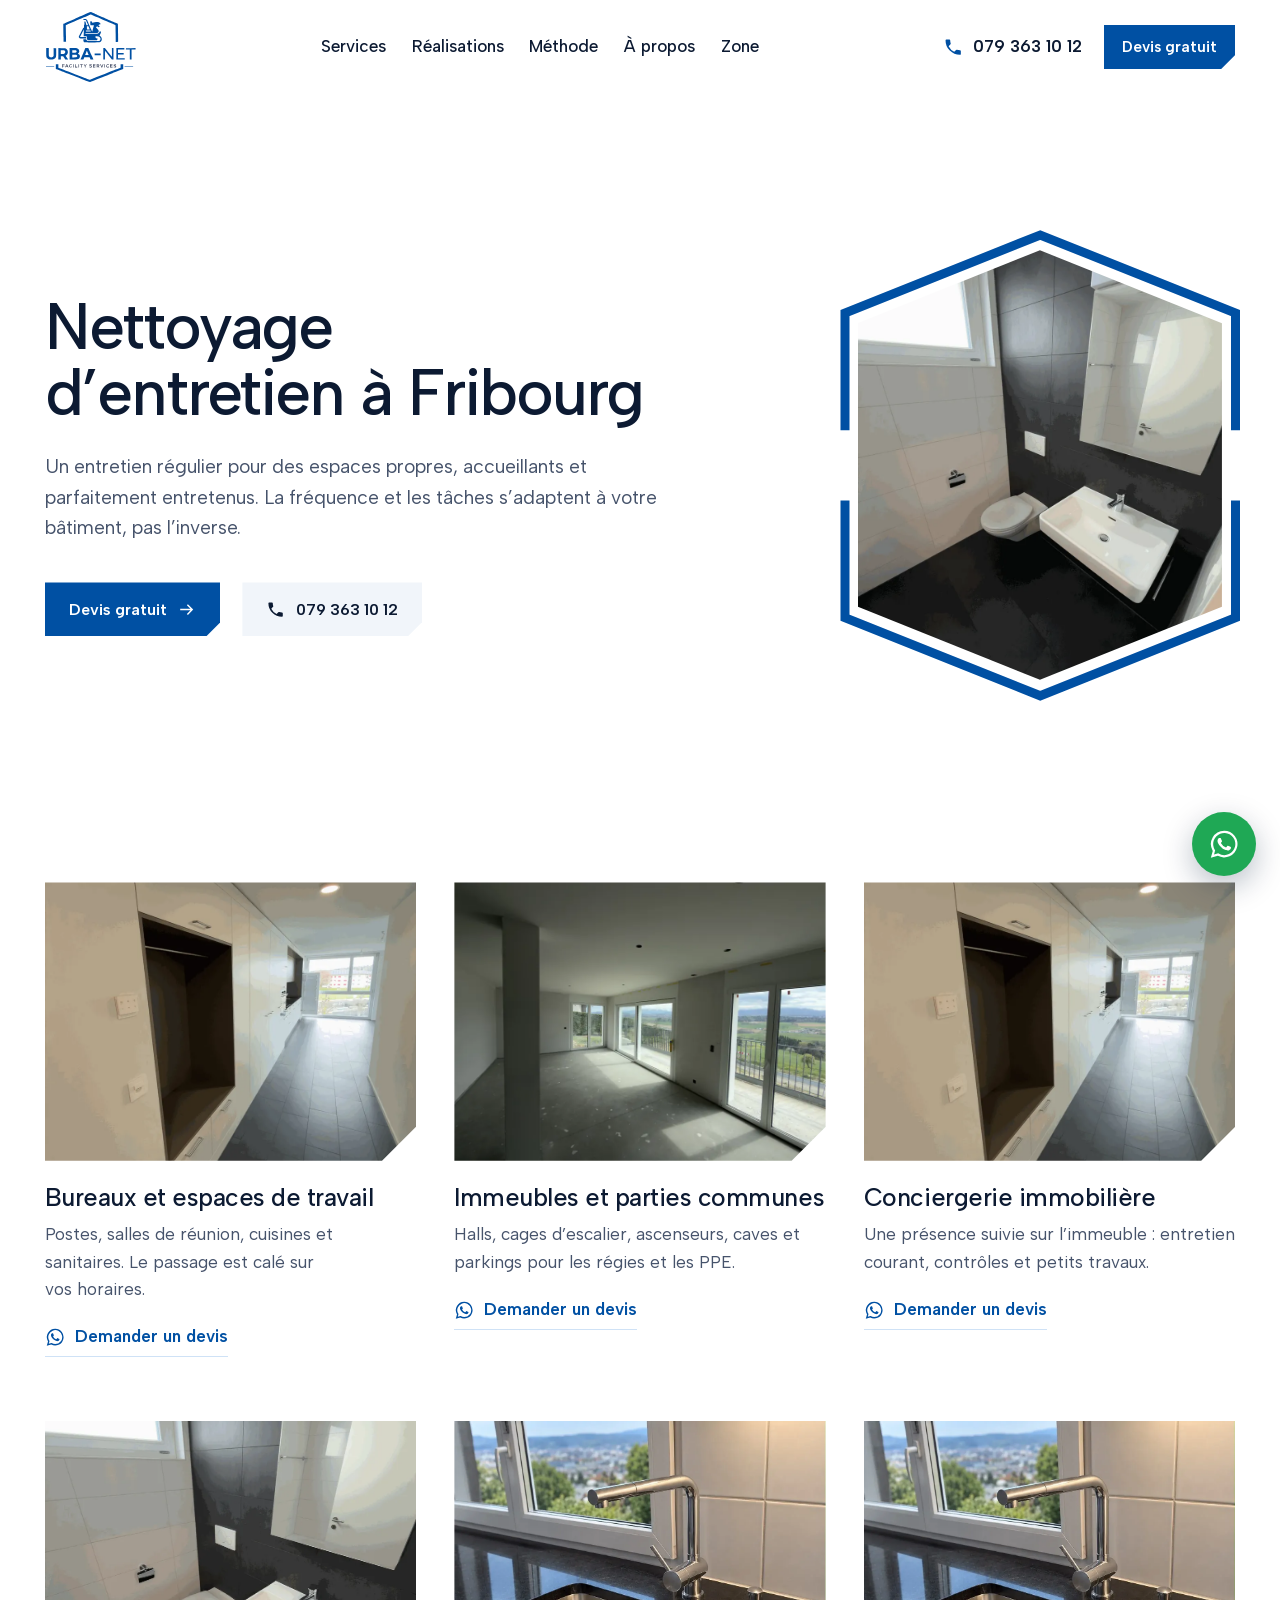
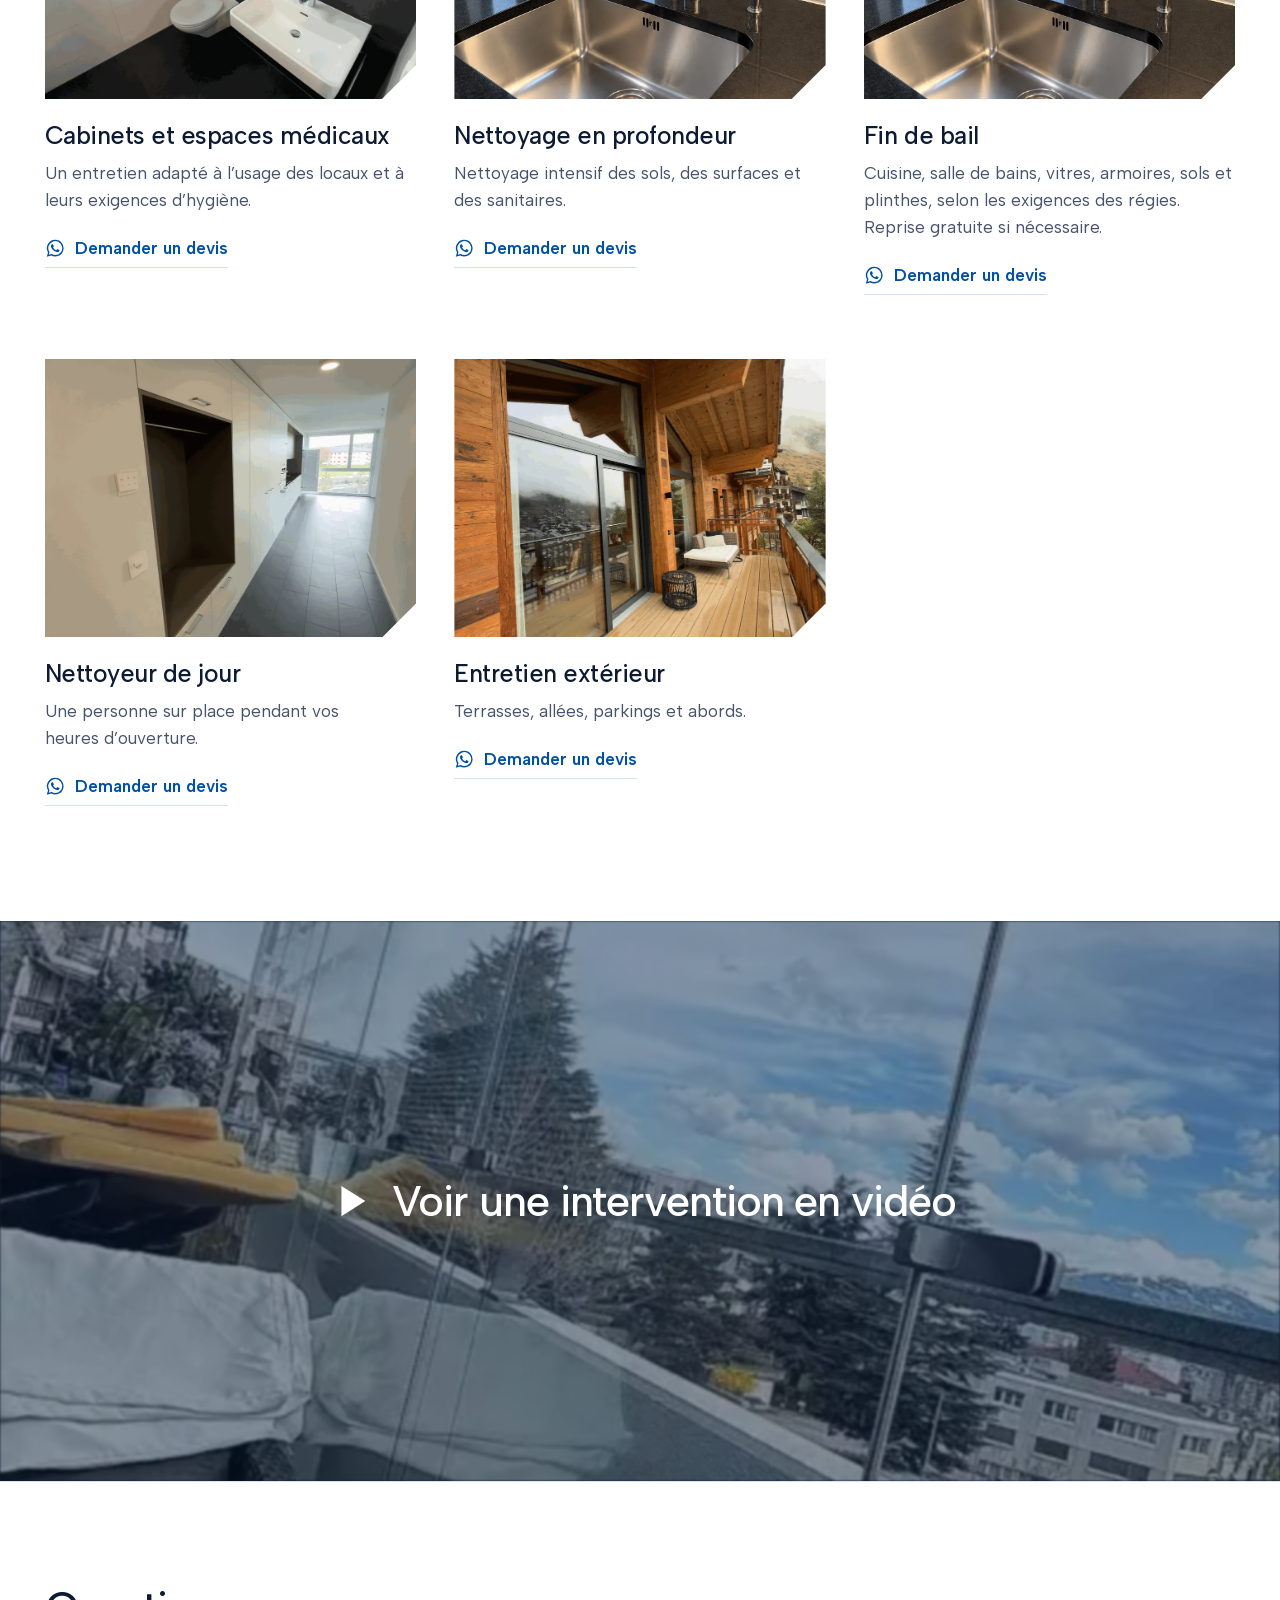
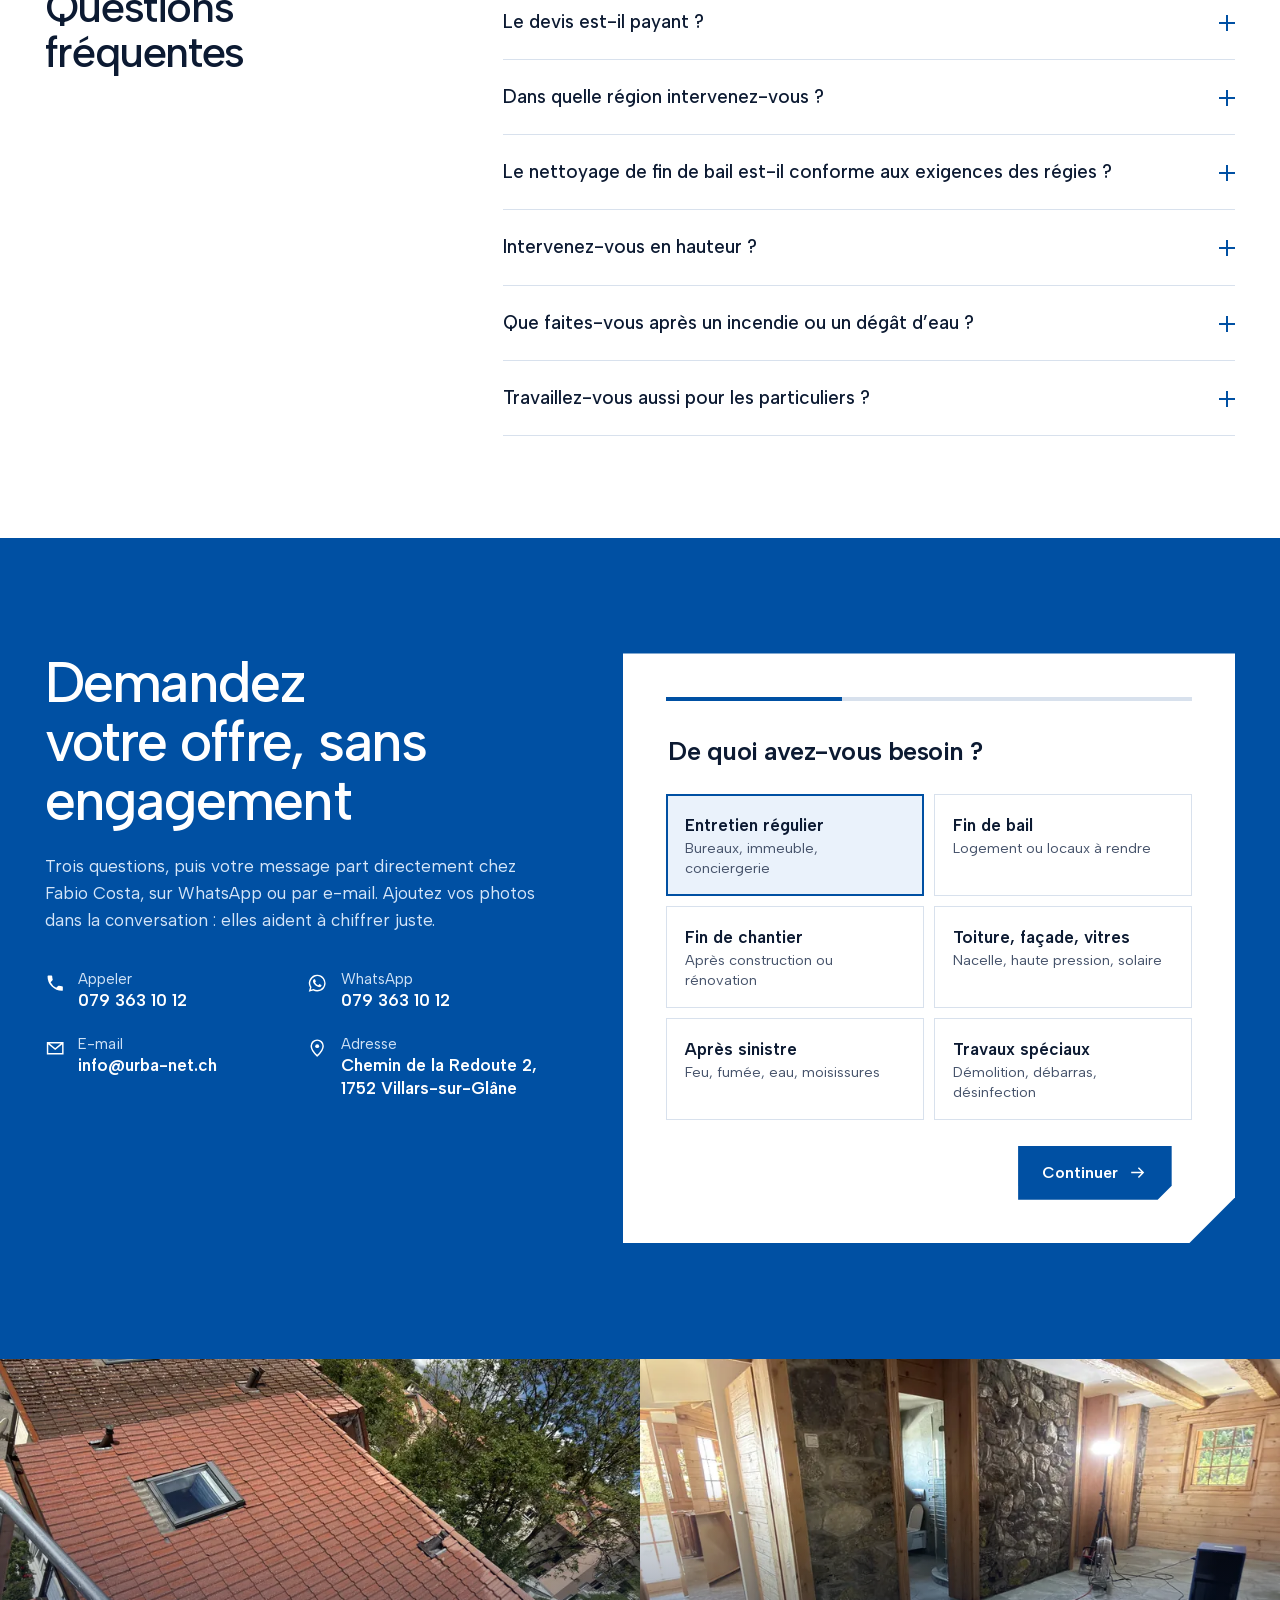
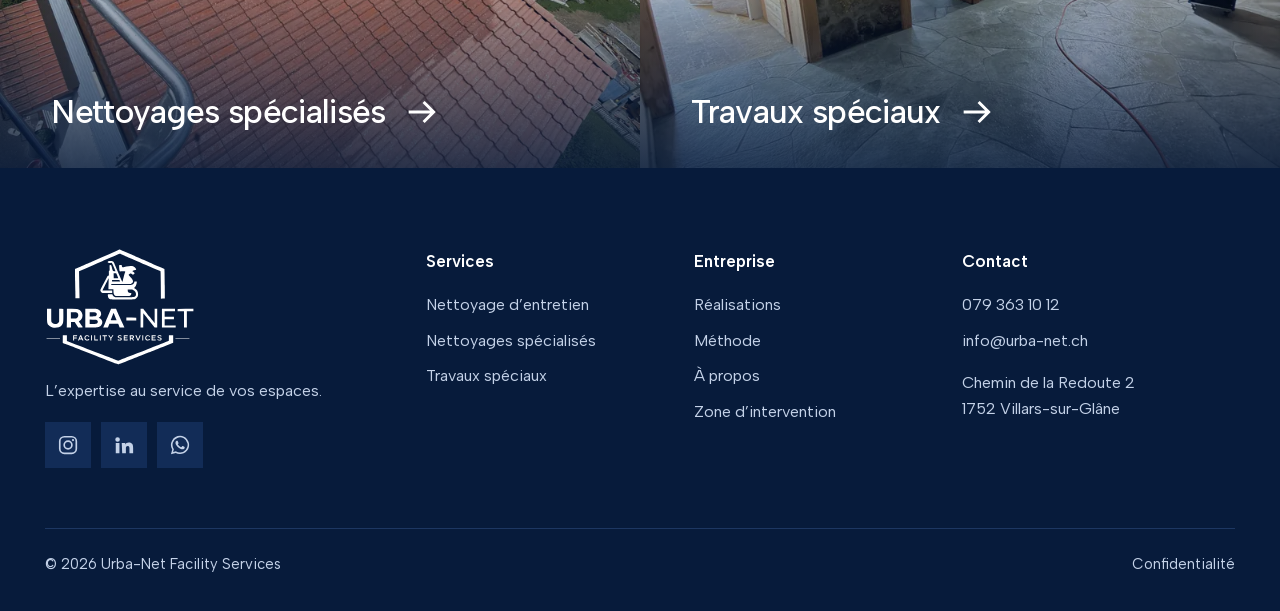
<file: docs/nettoyage-entretien.html>
<!doctype html><html lang="fr-CH"><head><meta charset="utf-8"><meta name="viewport" content="width=device-width,initial-scale=1,viewport-fit=cover">
<title>Nettoyage d’entretien à Fribourg : bureaux, immeubles, cabinets</title><meta name="description" content="Bureaux, immeubles, cabinets médicaux, conciergerie et fin de bail à Fribourg et en Suisse romande. Devis gratuit : 079 363 10 12."><meta name="robots" content="noindex"><link rel="canonical" href="https://welcometothenextlevel.github.io/urbanet/nettoyage-entretien">
<meta property="og:type" content="website"><meta property="og:locale" content="fr_CH"><meta property="og:title" content="Nettoyage d’entretien à Fribourg : bureaux, immeubles, cabinets"><meta property="og:description" content="Bureaux, immeubles, cabinets médicaux, conciergerie et fin de bail à Fribourg et en Suisse romande. Devis gratuit : 079 363 10 12."><meta property="og:url" content="https://welcometothenextlevel.github.io/urbanet/nettoyage-entretien"><meta property="og:image" content="https://welcometothenextlevel.github.io/urbanet/img/og.jpg"><meta name="twitter:card" content="summary_large_image">
<meta name="theme-color" content="#ffffff"><meta name="format-detection" content="telephone=no"><link rel="icon" href="img/icon.svg" type="image/svg+xml"><link rel="apple-touch-icon" href="img/apple.png">
<link rel="preload" href="fonts/albert.woff2" as="font" type="font/woff2" crossorigin>
<script>document.documentElement.className='js pre'</script><link rel="stylesheet" href="css/site.css?v=0a6fbda2">
<script type="application/ld+json">[{"@context": "https://schema.org", "@type": "LocalBusiness", "name": "Urba-Net Facility Services", "url": "https://www.urba-net.ch/", "telephone": "+41793631012", "email": "info@urba-net.ch", "image": "https://welcometothenextlevel.github.io/urbanet/img/og.jpg", "address": {"@type": "PostalAddress", "streetAddress": "Chemin de la Redoute 2", "postalCode": "1752", "addressLocality": "Villars-sur-Glâne", "addressRegion": "FR", "addressCountry": "CH"}, "areaServed": ["Fribourg", "Suisse romande"], "founder": {"@type": "Person", "name": "Fabio Costa"}, "sameAs": ["https://www.instagram.com/urbanet.facility.services", "https://ch.linkedin.com/company/urba-net-facility-services"]}, {"@context": "https://schema.org", "@type": "Service", "name": "Nettoyage d’entretien à Fribourg", "provider": {"@type": "LocalBusiness", "name": "Urba-Net Facility Services"}, "areaServed": "Suisse romande", "description": "Bureaux, immeubles, cabinets médicaux, conciergerie et fin de bail à Fribourg et en Suisse romande. Devis gratuit : 079 363 10 12."}]</script></head><body><svg width="0" height="0" style="position:absolute" aria-hidden="true"><defs>
<path id="lg1" fill-rule="evenodd" d="M741.5 836.4C733.8 833.3 713.8 825.5 697.0 819.0C663.7 806.2 618.2 788.5 520.0 750.3C509.3 746.1 492.6 739.7 483.0 735.9C473.4 732.1 448.9 722.6 428.5 714.7C399.1 703.4 391.5 700.1 391.6 698.7C391.7 697.8 391.8 686.4 391.9 673.5L392.0 650.0L405.5 650.0L419.0 650.0L419.0 668.8L419.0 687.5L439.8 695.4C476.0 709.2 571.4 746.1 628.0 768.2C642.0 773.6 667.0 783.3 683.5 789.6C714.5 801.5 717.3 802.6 737.5 810.5C744.1 813.1 751.1 815.8 753.1 816.6L756.8 817.9L768.7 813.1C779.9 808.6 800.0 800.6 881.0 768.5C991.2 724.8 1019.4 713.7 1046.0 703.4C1062.2 697.1 1078.7 690.7 1082.5 689.1L1089.5 686.4L1089.8 668.2L1090.0 650.0L1104.0 650.0L1118.0 650.0L1118.0 674.9L1118.0 699.8L1073.2 717.5C1048.6 727.2 1016.6 739.9 1002.0 745.7C987.4 751.5 950.1 766.3 919.0 778.7C887.9 791.0 839.3 810.3 811.0 821.5C782.6 832.8 758.5 842.0 757.5 842.0C756.4 842.0 749.2 839.4 741.5 836.4ZM285.2 671.2L285.5 669.5L329.8 669.2L374.0 669.0L374.0 671.0L374.0 673.0L329.4 673.0L284.9 673.0L285.2 671.2ZM1133.0 671.0L1133.0 669.0L1178.7 669.2L1224.5 669.5L1224.8 671.2L1225.1 673.0L1179.1 673.0L1133.0 673.0L1133.0 671.0ZM324.3 598.1C313.8 595.5 306.7 591.5 300.0 584.4C289.0 572.6 288.1 567.0 288.0 514.2L288.0 476.0L302.0 476.0L316.0 476.0L316.0 515.9C316.0 558.0 316.1 559.1 320.8 566.3C324.7 572.2 330.8 575.3 339.9 575.8C353.2 576.5 360.7 573.1 365.2 564.1L368.0 558.6L368.0 517.3L368.0 475.9L381.8 476.2L395.5 476.5L395.8 514.5C396.2 565.8 394.9 573.6 383.9 585.4C372.7 597.6 345.7 603.4 324.3 598.1ZM418.4 593.8C418.7 590.9 419.0 563.2 419.0 532.2L419.0 475.8L452.2 476.2L485.5 476.6L491.6 478.7C508.0 484.1 518.3 496.2 521.0 513.2C523.8 530.9 516.1 548.0 501.4 556.6L497.2 559.1L507.8 574.3C513.7 582.7 519.7 591.1 521.1 593.0C522.5 594.9 524.0 597.1 524.4 597.8C525.0 598.7 521.7 599.0 509.3 599.0L493.5 598.9L481.9 580.7L470.3 562.5L458.1 562.6L445.8 562.6L446.0 580.8L446.1 599.0L431.9 599.0L417.7 599.0L418.4 593.8ZM540.0 537.5L540.0 476.0L574.4 476.0C610.5 476.0 616.0 476.5 624.8 480.5C637.5 486.3 643.1 494.3 643.8 507.5L644.2 515.5L640.8 522.0C638.5 526.6 636.1 529.5 632.8 532.0L628.1 535.4L634.8 538.6C659.1 549.8 657.2 583.2 631.6 594.5C622.5 598.5 616.6 599.0 577.3 599.0L540.0 599.0L540.0 537.5ZM658.3 597.2C658.6 596.3 664.9 581.1 672.4 563.5C679.9 545.9 691.3 519.0 697.8 503.8L709.5 476.1L726.2 476.0C737.0 476.0 743.0 476.4 743.0 477.0C743.0 478.1 758.0 511.8 783.1 567.2C790.7 584.1 797.0 598.1 797.0 598.4C797.0 598.7 789.9 599.0 781.2 599.0L765.5 599.0L764.4 595.8C761.2 586.6 756.5 575.4 755.5 574.8C755.0 574.3 741.9 574.1 726.5 574.3L698.5 574.5L693.6 586.8L688.7 599.0L673.2 599.0L657.8 599.0L658.3 597.2ZM903.5 537.5L903.5 476.0L912.5 476.0L921.5 476.0L924.5 479.8C927.7 483.8 930.0 486.6 965.6 532.0C995.4 570.0 995.4 570.0 996.0 570.0C996.3 570.0 996.4 548.9 996.2 523.0L996.0 476.0L1004.5 476.0L1013.0 476.0L1013.0 537.5L1013.0 599.0L1004.6 599.0L996.1 599.0L972.3 568.8C959.2 552.3 942.4 531.0 935.0 521.6L921.5 504.6L921.2 551.8L921.0 599.0L912.2 599.0L903.5 599.0L903.5 537.5ZM1044.0 537.5L1044.0 476.0L1087.0 476.0L1130.0 476.0L1130.0 484.0L1130.0 492.0L1096.0 492.0L1062.0 492.0L1062.0 510.0L1062.0 528.0L1092.5 528.0L1123.0 528.0L1123.0 536.0L1123.0 544.0L1092.5 544.0L1062.0 544.0L1062.0 564.5L1062.0 585.0L1098.2 585.0L1134.5 585.0L1134.5 592.0L1134.5 599.0L1089.3 599.0L1044.0 599.0L1044.0 537.5ZM1189.0 545.5L1189.0 492.0L1167.9 492.0L1146.8 492.0L1147.2 484.2L1147.5 476.5L1199.2 476.2L1251.0 476.0L1251.0 484.0L1251.0 492.0L1229.5 492.0L1208.0 492.0L1208.0 545.5L1208.0 599.0L1198.5 599.0L1189.0 599.0L1189.0 545.5ZM611.5 574.6C624.5 570.6 626.5 556.0 614.8 549.8L610.5 547.6L589.8 547.2L569.0 546.8L569.0 561.4L569.0 576.0L587.8 576.0C601.3 576.0 608.0 575.6 611.5 574.6ZM810.0 543.2L810.0 533.5L842.6 533.7L875.2 534.0L875.3 543.5L875.5 553.0L842.8 553.0L810.0 553.0L810.0 543.2ZM738.4 532.8C734.2 522.7 729.8 511.9 728.7 508.8C726.2 502.1 725.7 501.8 724.3 506.2C723.4 508.8 710.0 543.3 707.3 549.8C706.9 550.7 711.1 551.0 726.3 551.0L745.9 551.0L738.4 532.8ZM482.0 537.6C495.5 530.5 498.0 510.2 486.3 502.3C480.6 498.4 478.2 498.0 461.4 498.0L444.9 498.0L445.1 519.1L445.2 540.2L461.9 539.8C475.6 539.5 479.1 539.1 482.0 537.6ZM608.6 523.3C615.7 519.5 618.0 511.3 613.7 504.9C609.6 498.7 606.7 498.0 586.8 498.0L569.0 498.0L569.0 512.1L569.0 526.2L586.8 525.8C602.5 525.4 605.0 525.2 608.6 523.3ZM703.8 413.4C694.0 410.4 689.4 403.3 688.4 390.0C687.7 380.5 687.5 380.5 703.8 380.5L717.7 380.4L719.0 383.8C721.4 390.4 728.7 396.9 736.4 399.1C742.4 400.8 856.4 400.3 860.7 398.5C880.5 390.2 876.6 362.7 854.1 352.1L848.5 349.5L833.8 349.2L819.0 348.8L819.0 353.9C819.0 365.6 824.0 371.1 835.4 371.9L842.5 372.5L842.3 376.3C841.9 381.8 838.2 387.9 833.8 390.1L830.1 392.0L786.7 392.0C739.1 392.0 739.5 392.0 732.6 386.0C727.3 381.3 725.9 376.5 725.2 360.6L724.7 346.8L708.9 347.3C698.6 347.7 692.9 347.6 692.5 346.9C692.1 346.4 692.4 330.1 693.0 310.9C693.7 291.6 694.0 275.6 693.7 275.3C693.2 274.9 653.0 354.2 653.0 355.6C653.0 355.8 667.4 356.0 685.0 356.0L717.0 356.0L717.0 364.1L717.0 372.1L684.8 371.8C657.0 371.5 652.1 371.3 649.5 369.8C643.3 366.5 638.7 359.1 639.2 353.5C639.4 351.5 649.0 331.9 663.0 305.1L686.5 260.1L690.2 258.6C695.3 256.5 695.5 256.0 695.2 241.5L694.9 228.4L697.6 225.5L700.3 222.6L699.9 206.1L699.5 189.6L702.1 188.6C706.0 187.3 709.9 188.6 711.2 191.8C711.8 193.3 714.0 201.2 716.1 209.5C720.8 227.4 721.4 228.2 730.8 229.1C734.5 229.4 737.8 229.4 738.2 229.1C739.4 228.1 718.6 179.9 715.6 176.7L713.1 173.8L701.5 174.1C688.7 174.5 688.0 174.2 688.0 168.3C688.0 163.2 692.1 161.5 704.5 161.5C712.5 161.5 715.4 162.0 719.2 163.7C723.8 165.8 729.2 171.8 730.6 176.4C732.3 182.2 757.8 242.1 773.3 276.5C783.1 298.4 784.8 300.6 786.3 293.5C789.8 277.3 797.5 247.7 800.0 241.0C801.6 236.5 803.0 232.3 803.0 231.5C803.0 229.2 790.7 227.7 781.0 228.9C766.9 230.7 766.2 230.6 765.1 226.2C763.8 221.6 761.8 192.6 762.6 190.6C763.5 188.1 770.3 186.6 775.2 187.6L779.5 188.5L780.3 194.0C782.0 204.6 785.8 205.2 810.0 198.4C826.4 193.9 843.7 193.0 854.4 196.3C861.0 198.4 869.3 205.8 873.0 213.0C875.8 218.5 874.9 220.1 869.0 219.9C864.0 219.7 857.8 222.1 852.6 226.3L849.8 228.6L857.1 234.1C866.2 240.8 866.3 242.0 858.8 247.8L853.0 252.3L848.5 248.1C842.8 242.8 837.8 242.5 830.8 246.9C822.4 252.3 822.4 252.4 835.9 265.9C850.1 280.2 854.6 287.7 853.7 295.6C853.1 301.3 849.0 306.7 843.0 309.8L838.6 312.0L774.8 312.0L711.0 312.0L711.0 316.0L711.0 320.0L775.2 320.0L839.3 320.0L844.8 318.2C852.7 315.7 859.5 309.4 861.7 302.4L863.4 297.0L871.2 297.0C880.2 297.0 879.9 296.3 877.5 308.7C875.6 318.5 871.0 328.1 865.4 333.7C863.0 336.1 861.0 338.2 861.0 338.5C861.0 338.7 863.1 340.1 865.8 341.6C879.7 349.6 887.2 362.6 887.1 378.8C887.0 388.5 886.5 390.9 883.4 397.0C879.4 405.0 871.6 411.1 862.3 413.5C853.9 415.7 710.9 415.6 703.8 413.4ZM1036.6 324.8C1035.9 230.9 1035.8 228.3 1032.6 227.0C1008.1 216.8 920.2 179.2 882.0 162.5C868.5 156.6 849.9 148.5 840.5 144.5C821.2 136.2 787.3 121.5 775.7 116.3C766.6 112.2 769.7 111.6 742.0 123.7C730.2 128.9 709.0 138.2 695.0 144.2C681.0 150.3 661.4 158.8 651.5 163.0C605.0 183.2 574.4 196.3 538.2 211.8L498.8 228.5L499.5 265.0C499.8 285.1 500.5 321.5 501.0 346.0C501.5 370.5 502.0 394.2 502.0 398.8L502.0 407.0L488.5 407.0L475.0 407.0L474.9 384.2C474.9 371.7 474.7 360.8 474.6 360.0C474.0 357.1 471.7 214.9 472.2 214.4C472.8 213.9 551.4 179.4 594.0 161.1C626.0 147.2 720.3 105.9 750.8 92.4C758.6 88.9 765.7 86.0 766.4 86.0C767.2 86.0 772.3 88.0 777.7 90.4C783.1 92.8 800.5 100.5 816.5 107.5C862.2 127.5 867.7 130.0 899.0 143.7C915.2 150.9 939.1 161.3 952.0 166.9C964.9 172.5 978.9 178.6 983.0 180.5C993.8 185.3 1022.7 197.7 1043.0 206.3L1060.5 213.8L1061.1 230.6C1061.4 239.9 1061.7 263.6 1061.8 283.4C1062.0 303.1 1062.3 319.6 1062.5 320.0C1062.8 320.4 1063.0 340.5 1063.0 364.6L1063.1 408.5L1050.2 408.8L1037.3 409.1L1036.6 324.8ZM766.5 291.8L764.0 286.5L740.0 286.2L716.0 286.0L716.0 291.5L716.0 297.0L742.5 297.0L768.9 297.0L766.5 291.8ZM756.4 274.2C756.6 273.8 753.7 266.3 750.0 257.5L743.1 241.5L734.8 241.5L726.5 241.5L726.6 244.8C726.6 246.5 726.7 254.1 726.8 261.5L727.0 275.0L741.4 275.0C749.4 275.0 756.1 274.7 756.4 274.2Z"/><path id="lg2" fill-rule="evenodd" d="M545.7 683.5C534.8 679.7 530.9 666.9 537.5 656.9C543.2 648.2 560.4 647.5 565.8 655.7L567.2 658.0L564.5 659.0C562.3 659.8 561.4 659.6 559.3 658.0C549.0 649.9 536.6 661.2 542.2 673.5C544.7 679.1 553.1 680.7 559.0 676.6C561.8 674.7 562.9 674.5 564.7 675.3C567.6 676.6 567.6 677.1 564.2 680.3C559.4 684.9 552.7 686.0 545.7 683.5ZM761.0 684.1C754.0 682.7 752.0 680.7 754.0 677.0L754.9 675.2L758.9 677.2C763.8 679.6 771.7 679.4 773.4 676.8C775.2 673.8 772.9 671.8 764.9 669.4C757.2 667.0 753.0 663.7 753.0 659.9C753.0 656.4 755.8 652.3 759.2 650.9C766.1 648.0 779.0 650.6 779.0 654.8C779.0 658.2 777.1 658.8 773.2 656.9C767.2 653.8 760.0 654.9 760.0 658.9C760.0 661.6 761.7 662.6 769.0 664.4C777.3 666.5 780.0 669.0 780.0 674.4C779.9 682.7 772.6 686.4 761.0 684.1ZM946.3 684.0C931.3 680.5 929.4 658.6 943.4 651.3C949.4 648.2 958.5 649.5 963.8 654.3C966.6 656.9 966.6 657.8 963.5 659.0C961.4 659.8 960.5 659.6 958.8 658.0C953.7 653.3 944.7 654.9 941.4 661.1C935.6 672.4 948.1 684.1 958.1 676.9C962.3 673.9 966.4 674.9 964.8 678.5C962.6 683.4 954.2 685.9 946.3 684.0ZM1019.5 683.2C1015.7 681.9 1014.4 681.0 1014.2 679.2C1013.7 676.1 1016.4 675.4 1020.6 677.4C1027.4 680.6 1036.7 678.8 1035.8 674.4C1035.5 672.6 1029.9 670.1 1022.7 668.5C1016.5 667.2 1013.1 660.3 1016.0 654.9C1018.7 650.0 1031.2 648.0 1037.8 651.4C1041.9 653.5 1042.3 654.4 1040.2 656.9L1038.5 659.1L1034.5 657.0C1029.8 654.6 1026.2 654.5 1023.2 656.6C1018.6 659.8 1020.5 661.8 1031.0 664.4C1039.2 666.5 1042.4 669.4 1042.2 674.6C1041.9 683.4 1031.5 687.3 1019.5 683.2ZM460.0 667.0L460.0 650.0L473.0 650.0L486.0 650.0L486.0 653.0L486.0 656.0L476.0 656.0L466.0 656.0L466.0 660.5L466.0 665.0L475.0 665.0L484.0 665.0L484.0 668.0L484.0 670.9L475.2 671.2L466.5 671.5L466.5 677.8L466.5 684.0L463.3 684.0L460.0 684.0L460.0 667.0ZM492.3 682.8C492.6 682.1 495.8 674.4 499.5 665.8L506.2 650.0L509.6 650.0C512.2 650.0 513.3 650.5 514.0 652.2C514.5 653.5 517.8 661.1 521.4 669.2L527.8 684.0L524.1 684.0C520.8 684.0 520.3 683.6 519.1 680.5L517.9 677.0L509.5 677.0L501.1 677.0L499.9 680.5C498.8 683.6 498.2 684.0 495.2 684.0C492.9 684.0 491.9 683.6 492.3 682.8ZM578.0 667.0L578.0 650.0L581.0 650.0L584.0 650.0L584.0 667.0L584.0 684.0L581.0 684.0L578.0 684.0L578.0 667.0ZM599.0 667.0L599.0 650.0L602.0 650.0L605.0 650.0L605.0 664.0L605.0 678.0L614.0 678.0L623.0 678.0L623.0 681.0L623.0 684.0L611.0 684.0L599.0 684.0L599.0 667.0ZM636.0 667.0L636.0 650.0L639.0 650.0L642.0 650.0L642.0 667.0L642.0 684.0L639.0 684.0L636.0 684.0L636.0 667.0ZM665.0 670.0L665.0 656.0L659.0 656.0L653.0 656.0L653.0 653.0L653.0 650.0L668.0 650.0L683.0 650.0L683.0 653.0L683.0 656.0L677.0 656.0L671.0 656.0L671.0 670.0L671.0 684.0L668.0 684.0L665.0 684.0L665.0 670.0ZM705.0 677.7L705.0 671.5L698.7 662.0C695.2 656.8 692.1 651.9 691.6 651.2C691.1 650.3 691.9 650.0 694.7 650.0L698.5 650.0L703.0 657.5C705.5 661.6 707.7 664.9 708.0 664.9C708.3 664.9 710.6 661.5 713.2 657.4L717.9 650.0L721.5 650.0C724.2 650.0 724.9 650.3 724.3 651.3C723.9 652.0 720.7 656.7 717.2 661.7L711.0 670.9L711.0 677.5L711.0 684.0L708.0 684.0L705.0 684.0L705.0 677.7ZM793.0 667.0L793.0 650.0L806.0 650.0L819.0 650.0L819.0 653.0L819.0 656.0L808.9 656.0L798.9 656.0L799.2 659.8L799.5 663.5L808.2 663.8L817.0 664.1L817.0 666.5L817.0 668.9L808.3 669.2L799.6 669.5L799.2 673.8L798.9 678.0L809.5 678.0C818.9 678.0 820.1 678.2 819.6 679.6C819.3 680.5 819.0 681.8 819.0 682.6C819.0 683.7 816.6 684.0 806.0 684.0L793.0 684.0L793.0 667.0ZM833.0 678.8C832.9 675.9 832.7 668.2 832.4 661.7L831.8 649.8L842.8 650.2C855.5 650.6 858.8 652.1 860.4 658.2C861.6 662.8 858.6 669.3 855.2 669.8C852.1 670.3 852.4 671.9 857.0 678.0C861.8 684.5 861.8 684.0 857.2 684.0L853.5 684.0L849.6 678.0C843.5 668.4 839.0 668.5 839.0 678.1L839.0 684.0L836.0 684.0L833.0 684.0L833.0 678.8ZM878.8 672.7C876.3 666.6 873.0 658.9 871.6 655.8L869.0 650.0L872.8 650.0L876.5 650.0L881.5 663.0C884.3 670.1 886.8 676.0 887.1 676.0C887.4 676.0 889.9 670.3 892.6 663.2L897.6 650.5L901.2 650.2L904.9 649.9L898.3 665.2C894.7 673.6 891.6 681.3 891.3 682.2C890.9 683.5 889.7 684.0 887.1 684.0L883.5 684.0L878.8 672.7ZM915.0 667.0L915.0 650.0L918.0 650.0L921.0 650.0L921.0 667.0L921.0 684.0L918.0 684.0L915.0 684.0L915.0 667.0ZM976.0 667.0L976.0 650.0L989.5 650.0L1003.0 650.0L1003.0 653.0L1003.0 656.0L993.0 656.0L983.0 656.0L983.0 660.0L983.0 664.0L991.4 664.0C999.8 664.0 1001.0 664.5 1001.0 668.1C1001.0 668.6 997.0 669.0 992.0 669.0L983.0 669.0L983.0 673.5L983.0 678.0L993.0 678.0L1003.0 678.0L1003.0 681.0L1003.0 684.0L989.5 684.0L976.0 684.0L976.0 667.0ZM515.0 670.2C515.0 669.2 509.7 656.9 509.4 657.2C509.3 657.4 508.0 660.5 506.6 664.2L504.1 671.0L509.5 671.0C512.5 671.0 515.0 670.7 515.0 670.2ZM851.0 665.7C852.6 664.9 853.6 663.4 853.8 661.7C854.3 657.2 852.5 656.0 845.4 656.0L839.0 656.0L839.0 661.5L839.0 667.0L843.8 667.0C846.4 667.0 849.6 666.4 851.0 665.7Z"/>
<symbol id="i-tel" viewBox="0 0 24 24"><path fill="currentColor" d="M6.6 10.8a15 15 0 0 0 6.6 6.6l2.2-2.2a1 1 0 0 1 1-.25 11.4 11.4 0 0 0 3.6.57 1 1 0 0 1 1 1V20a1 1 0 0 1-1 1A17 17 0 0 1 3 4a1 1 0 0 1 1-1h3.5a1 1 0 0 1 1 1c0 1.25.2 2.45.57 3.57a1 1 0 0 1-.25 1z"/></symbol>
<symbol id="i-wa" viewBox="0 0 24 24"><path fill="currentColor" d="M12.04 2a9.9 9.9 0 0 0-8.5 14.95L2.1 22l5.2-1.36A9.9 9.9 0 1 0 12.04 2zm0 18.1a8.2 8.2 0 0 1-4.18-1.15l-.3-.18-3.08.8.82-3-.2-.3a8.2 8.2 0 1 1 6.94 3.83zm4.5-6.15c-.25-.12-1.46-.72-1.69-.8-.22-.08-.39-.12-.55.12-.16.25-.63.8-.78.96-.14.17-.28.19-.53.07a6.7 6.7 0 0 1-3.35-2.93c-.25-.43.25-.4.72-1.33.08-.17.04-.3-.02-.43-.06-.12-.55-1.33-.76-1.82-.2-.48-.4-.41-.55-.42h-.47c-.16 0-.43.06-.65.3-.22.25-.86.84-.86 2.05s.88 2.38 1 2.54c.12.17 1.73 2.65 4.2 3.71 1.56.67 2.17.73 2.95.61.47-.07 1.46-.6 1.66-1.17.2-.58.2-1.07.14-1.17-.06-.11-.22-.17-.47-.29z"/></symbol>
<symbol id="i-ig" viewBox="0 0 24 24"><g fill="none" stroke="currentColor" stroke-width="1.8"><rect x="3" y="3" width="18" height="18" rx="5"/><circle cx="12" cy="12" r="4.2"/></g><circle cx="17.4" cy="6.6" r="1.2" fill="currentColor"/></symbol>
<symbol id="i-li" viewBox="0 0 24 24"><path fill="currentColor" d="M4.98 3.5a2.5 2.5 0 1 1 0 5 2.5 2.5 0 0 1 0-5zM3 9.75h4V21H3zM9.5 9.75h3.8v1.54h.05c.53-.95 1.83-1.95 3.76-1.95 4.02 0 4.77 2.5 4.77 5.8V21h-4v-5.2c0-1.24-.02-2.84-1.8-2.84s-2.08 1.36-2.08 2.75V21h-4z"/></symbol>
<symbol id="i-mail" viewBox="0 0 24 24"><path fill="none" stroke="currentColor" stroke-width="1.7" d="M3 5.5h18v13H3zM3.5 6l8.5 7 8.5-7"/></symbol>
<symbol id="i-arr" viewBox="0 0 24 24"><path fill="none" stroke="currentColor" stroke-width="1.8" d="M4 12h15M13 6l6 6-6 6"/></symbol>
<symbol id="i-x" viewBox="0 0 24 24"><path fill="none" stroke="currentColor" stroke-width="1.8" d="M5 5l14 14M19 5L5 19"/></symbol>
<symbol id="i-doc" viewBox="0 0 24 24"><path fill="none" stroke="currentColor" stroke-width="1.7" d="M6 3h8l4 4v14H6zM9 12h6M9 16h6"/></symbol>
<symbol id="i-play" viewBox="0 0 24 24"><path fill="currentColor" d="M8 5l11 7-11 7z"/></symbol>
<symbol id="i-pin" viewBox="0 0 24 24"><path fill="none" stroke="currentColor" stroke-width="1.7" d="M12 21s7-6.2 7-11.5A7 7 0 0 0 5 9.5C5 14.8 12 21 12 21z"/><circle cx="12" cy="9.6" r="2.3" fill="currentColor"/></symbol>
</defs></svg><a class="skip" href="#main">Aller au contenu</a>
<header class="hd" id="hd"><a class="brand" href="./" aria-label="Urba-Net, accueil"><svg class="logo" viewBox="275 76 986 776" role="img" aria-label="Urba-Net Facility Services"><use href="#lg1"/><use class="l2" href="#lg2"/></svg></a><nav class="nav" aria-label="Navigation"><div class="dd"><a href="./#services">Services</a><div class="ddp"><a href="nettoyage-entretien">Nettoyage d’entretien</a><a href="nettoyages-specialises">Nettoyages spécialisés</a><a href="travaux-speciaux">Travaux spéciaux</a></div></div><a href="realisations">Réalisations</a><a href="./#methode">Méthode</a><a href="./#apropos">À propos</a><a href="./#zone">Zone</a></nav>
<div class="hda"><a class="tel" href="tel:+41793631012"><svg class="i" aria-hidden="true"><use href="#i-tel"/></svg><span>079 363 10 12</span></a><a class="btn sm" href="#devis">Devis gratuit</a><button class="burger" aria-label="Ouvrir le menu" aria-expanded="false" aria-controls="mm"><i></i><i></i></button></div></header>
<div class="mm" id="mm" inert><nav aria-label="Menu mobile"><a href="nettoyage-entretien">Nettoyage d’entretien</a><a href="nettoyages-specialises">Nettoyages spécialisés</a><a href="travaux-speciaux">Travaux spéciaux</a><a href="realisations">Réalisations</a><a href="./#methode">Méthode</a><a href="./#apropos">À propos</a><a href="./#zone">Zone</a><a href="#devis">Devis gratuit</a></nav>
<div class="mmc"><a class="btn" href="tel:+41793631012"><svg class="i" aria-hidden="true"><use href="#i-tel"/></svg>Appeler le 079 363 10 12</a><a class="btn wa" href="https://wa.me/41793631012?text=Bonjour%20Urba-Net%2C%20j%E2%80%99aimerais%20un%20devis." target="_blank" rel="noopener"><svg class="i" aria-hidden="true"><use href="#i-wa"/></svg>Écrire sur WhatsApp</a></div></div><main id="main"><section class="ph"><div class="w phg"><div class="phx"><h1>Nettoyage d’entretien à Fribourg</h1><p>Un entretien régulier pour des espaces propres, accueillants et parfaitement entretenus. La fréquence et les tâches s’adaptent à votre bâtiment, pas l’inverse.</p><div class="cta"><a class="btn" href="#devis">Devis gratuit <svg class="i" aria-hidden="true"><use href="#i-arr"/></svg></a><a class="btn ghost" href="tel:+41793631012"><svg class="i" aria-hidden="true"><use href="#i-tel"/></svg>079 363 10 12</a></div></div><div class="hexw still"><div class="hexv"><img src="img/sdb-900.webp" alt="Salle de bain remise en état par Urba-Net" fetchpriority=high decoding="async"></div><svg class="hexo" viewBox="0 0 100 118" preserveAspectRatio="none" aria-hidden="true"><path d="M0 50V20L50 0L100 20V50"/><path d="M0 68V98L50 118L100 98V68"/></svg></div></div></section>
<section class="its"><div class="w itg"><article class="it"><div class="iti"><img src="img/couloir-900.webp" alt="Bureaux et espaces de travail" loading=lazy decoding="async"></div><h2>Bureaux et espaces de travail</h2><p>Postes, salles de réunion, cuisines et sanitaires. Le passage est calé sur vos horaires.</p><a class="lk" href="https://wa.me/41793631012?text=Bonjour%20Urba-Net%2C%20j%E2%80%99aimerais%20un%20devis%20%3A%20Bureaux%20et%20espaces%20de%20travail." target="_blank" rel="noopener"><svg class="i" aria-hidden="true"><use href="#i-wa"/></svg>Demander un devis</a></article><article class="it"><div class="iti"><img src="img/appart-800.webp" srcset="img/appart-800.webp 800w, img/appart-1400.webp 1400w" sizes="(min-width:900px) 45vw, 92vw" alt="Immeubles et parties communes" loading=lazy decoding="async"></div><h2>Immeubles et parties communes</h2><p>Halls, cages d’escalier, ascenseurs, caves et parkings pour les régies et les PPE.</p><a class="lk" href="https://wa.me/41793631012?text=Bonjour%20Urba-Net%2C%20j%E2%80%99aimerais%20un%20devis%20%3A%20Immeubles%20et%20parties%20communes." target="_blank" rel="noopener"><svg class="i" aria-hidden="true"><use href="#i-wa"/></svg>Demander un devis</a></article><article class="it"><div class="iti"><img src="img/couloir-900.webp" alt="Conciergerie immobilière" loading=lazy decoding="async"></div><h2>Conciergerie immobilière</h2><p>Une présence suivie sur l’immeuble : entretien courant, contrôles et petits travaux.</p><a class="lk" href="https://wa.me/41793631012?text=Bonjour%20Urba-Net%2C%20j%E2%80%99aimerais%20un%20devis%20%3A%20Conciergerie%20immobili%C3%A8re." target="_blank" rel="noopener"><svg class="i" aria-hidden="true"><use href="#i-wa"/></svg>Demander un devis</a></article><article class="it"><div class="iti"><img src="img/sdb-900.webp" alt="Cabinets et espaces médicaux" loading=lazy decoding="async"></div><h2>Cabinets et espaces médicaux</h2><p>Un entretien adapté à l’usage des locaux et à leurs exigences d’hygiène.</p><a class="lk" href="https://wa.me/41793631012?text=Bonjour%20Urba-Net%2C%20j%E2%80%99aimerais%20un%20devis%20%3A%20Cabinets%20et%20espaces%20m%C3%A9dicaux." target="_blank" rel="noopener"><svg class="i" aria-hidden="true"><use href="#i-wa"/></svg>Demander un devis</a></article><article class="it"><div class="iti"><img src="img/evier-1100.webp" alt="Nettoyage en profondeur" loading=lazy decoding="async"></div><h2>Nettoyage en profondeur</h2><p>Nettoyage intensif des sols, des surfaces et des sanitaires.</p><a class="lk" href="https://wa.me/41793631012?text=Bonjour%20Urba-Net%2C%20j%E2%80%99aimerais%20un%20devis%20%3A%20Nettoyage%20en%20profondeur." target="_blank" rel="noopener"><svg class="i" aria-hidden="true"><use href="#i-wa"/></svg>Demander un devis</a></article><article class="it"><div class="iti"><img src="img/evier-1100.webp" alt="Fin de bail" loading=lazy decoding="async"></div><h2>Fin de bail</h2><p>Cuisine, salle de bains, vitres, armoires, sols et plinthes, selon les exigences des régies. Reprise gratuite si nécessaire.</p><a class="lk" href="https://wa.me/41793631012?text=Bonjour%20Urba-Net%2C%20j%E2%80%99aimerais%20un%20devis%20%3A%20Fin%20de%20bail." target="_blank" rel="noopener"><svg class="i" aria-hidden="true"><use href="#i-wa"/></svg>Demander un devis</a></article><article class="it"><div class="iti"><img src="img/couloir-900.webp" alt="Nettoyeur de jour" loading=lazy decoding="async"></div><h2>Nettoyeur de jour</h2><p>Une personne sur place pendant vos heures d’ouverture.</p><a class="lk" href="https://wa.me/41793631012?text=Bonjour%20Urba-Net%2C%20j%E2%80%99aimerais%20un%20devis%20%3A%20Nettoyeur%20de%20jour." target="_blank" rel="noopener"><svg class="i" aria-hidden="true"><use href="#i-wa"/></svg>Demander un devis</a></article><article class="it"><div class="iti"><img src="img/balcon-900.webp" alt="Entretien extérieur" loading=lazy decoding="async"></div><h2>Entretien extérieur</h2><p>Terrasses, allées, parkings et abords.</p><a class="lk" href="https://wa.me/41793631012?text=Bonjour%20Urba-Net%2C%20j%E2%80%99aimerais%20un%20devis%20%3A%20Entretien%20ext%C3%A9rieur." target="_blank" rel="noopener"><svg class="i" aria-hidden="true"><use href="#i-wa"/></svg>Demander un devis</a></article></div></section>
<section class="strip"><button class="sfilm" data-story="finbail"><img src="img/reel-finbail.webp" alt="" loading="lazy"><span><svg class="i" aria-hidden="true"><use href="#i-play"/></svg>Voir une intervention en vidéo</span></button></section>
<section class="faq"><div class="w fqg"><h2>Questions fréquentes</h2><div><details><summary>Le devis est-il payant ?<i></i></summary><p>Non. Le devis est gratuit et sans engagement. Décrivez le lieu et la situation, envoyez quelques photos sur WhatsApp si vous en avez, et nous évaluons vos besoins.</p></details><details><summary>Dans quelle région intervenez-vous ?<i></i></summary><p>Nous sommes basés à Villars-sur-Glâne. Nous intervenons à Fribourg et environs, dans toute la Suisse romande, et nous avons travaillé jusqu’à Zermatt.</p></details><details><summary>Le nettoyage de fin de bail est-il conforme aux exigences des régies ?<i></i></summary><p>Oui. Nous nettoyons cuisine, salle de bains, vitres, armoires, sols et plinthes selon les exigences des régies. Une reprise gratuite est prévue si nécessaire.</p></details><details><summary>Intervenez-vous en hauteur ?<i></i></summary><p>Oui. Nous travaillons en nacelle pour les toitures, façades, vitres et verrières difficiles d’accès, y compris en intérieur.</p></details><details><summary>Que faites-vous après un incendie ou un dégât d’eau ?<i></i></summary><p>Nous décontaminons les surfaces touchées par la fumée, éliminons les odeurs persistantes, nettoyons et assainissons les locaux, puis préparons les lieux pour la rénovation.</p></details><details><summary>Travaillez-vous aussi pour les particuliers ?<i></i></summary><p>Oui. Nous travaillons pour les particuliers comme pour les entreprises, les régies, les PPE, les collectivités et les professionnels du bâtiment.</p></details></div></div></section>
<section class="devis" id="devis"><div class="w dv"><div class="dvl"><h2>Demandez votre offre, sans engagement</h2><p>Trois questions, puis votre message part directement chez Fabio Costa, sur WhatsApp ou par e-mail. Ajoutez vos photos dans la conversation : elles aident à chiffrer juste.</p>
<ul class="ct"><li><a href="tel:+41793631012"><svg class="i" aria-hidden="true"><use href="#i-tel"/></svg><span>Appeler<b>079 363 10 12</b></span></a></li><li><a href="https://wa.me/41793631012?text=Bonjour%20Urba-Net%2C%20j%E2%80%99aimerais%20un%20devis." target="_blank" rel="noopener"><svg class="i" aria-hidden="true"><use href="#i-wa"/></svg><span>WhatsApp<b>079 363 10 12</b></span></a></li><li><a href="mailto:info@urba-net.ch"><svg class="i" aria-hidden="true"><use href="#i-mail"/></svg><span>E-mail<b>info@urba-net.ch</b></span></a></li><li><a href="https://maps.google.com/?q=Chemin+de+la+Redoute+2,+1752+Villars-sur-Gl%C3%A2ne" target="_blank" rel="noopener"><svg class="i" aria-hidden="true"><use href="#i-pin"/></svg><span>Adresse<b>Chemin de la Redoute 2, 1752 Villars-sur-Glâne</b></span></a></li></ul></div>
<form class="wz" novalidate><div class="wzp" aria-hidden="true"><i></i></div>
<fieldset class="st on"><legend>De quoi avez-vous besoin ?</legend><div class="opts"><label class="opt"><input type="radio" name="besoin" value="Entretien régulier" checked><span><b>Entretien régulier</b><small>Bureaux, immeuble, conciergerie</small></span></label><label class="opt"><input type="radio" name="besoin" value="Fin de bail"><span><b>Fin de bail</b><small>Logement ou locaux à rendre</small></span></label><label class="opt"><input type="radio" name="besoin" value="Fin de chantier"><span><b>Fin de chantier</b><small>Après construction ou rénovation</small></span></label><label class="opt"><input type="radio" name="besoin" value="Toiture, façade, vitres"><span><b>Toiture, façade, vitres</b><small>Nacelle, haute pression, solaire</small></span></label><label class="opt"><input type="radio" name="besoin" value="Après sinistre"><span><b>Après sinistre</b><small>Feu, fumée, eau, moisissures</small></span></label><label class="opt"><input type="radio" name="besoin" value="Travaux spéciaux"><span><b>Travaux spéciaux</b><small>Démolition, débarras, désinfection</small></span></label></div></fieldset>
<fieldset class="st"><legend>Parlez-nous du lieu</legend><p class="lb">Vous êtes</p><div class="chips"><label class="chip"><input type="radio" name="qui" value="Particulier" checked><span>Particulier</span></label><label class="chip"><input type="radio" name="qui" value="Régie ou PPE"><span>Régie ou PPE</span></label><label class="chip"><input type="radio" name="qui" value="Entreprise"><span>Entreprise</span></label><label class="chip"><input type="radio" name="qui" value="Chantier"><span>Chantier</span></label><label class="chip"><input type="radio" name="qui" value="Assurance"><span>Assurance</span></label></div><p class="lb">Délai</p><div class="chips"><label class="chip"><input type="radio" name="delai" value="Urgent"><span>Urgent</span></label><label class="chip"><input type="radio" name="delai" value="Ce mois-ci" checked><span>Ce mois-ci</span></label><label class="chip"><input type="radio" name="delai" value="Plus tard"><span>Plus tard</span></label><label class="chip"><input type="radio" name="delai" value="Contrat régulier"><span>Contrat régulier</span></label></div><label class="fi">Localité<input name="lieu" autocomplete="address-level2" placeholder="Ex. Fribourg"></label></fieldset>
<fieldset class="st"><legend>Où vous répondre ?</legend><div class="two"><label class="fi">Nom<input name="nom" autocomplete="name"></label><label class="fi">Téléphone<input name="tel" type="tel" autocomplete="tel"></label></div><label class="fi">Votre projet<textarea name="msg" rows="4" placeholder="Surface, état des lieux, accès…"></textarea></label><p class="err" role="alert"></p></fieldset>
<div class="wzb"><button type="button" class="back" hidden>Retour</button><button type="button" class="btn next">Continuer <svg class="i" aria-hidden="true"><use href="#i-arr"/></svg></button><div class="send" hidden><button type="submit" class="btn wa"><svg class="i" aria-hidden="true"><use href="#i-wa"/></svg>Envoyer sur WhatsApp</button><button type="button" class="btn ghost mailb"><svg class="i" aria-hidden="true"><use href="#i-mail"/></svg>Envoyer par e-mail</button></div></div></form></div></section><section class="ots"><div class="w"><div class="otg"><a class="ot" href="nettoyages-specialises"><img src="img/toit-800.webp" srcset="img/toit-800.webp 800w, img/toit-1400.webp 1400w" sizes="(min-width:900px) 45vw, 92vw" alt="Toiture en tuiles nettoyée depuis la nacelle" loading=lazy decoding="async"><span>Nettoyages spécialisés<svg class="i" aria-hidden="true"><use href="#i-arr"/></svg></span></a><a class="ot" href="travaux-speciaux"><img src="img/chalet-800.webp" srcset="img/chalet-800.webp 800w, img/chalet-1400.webp 1400w" sizes="(min-width:900px) 45vw, 92vw" alt="Chalet en cours de remise en état" loading=lazy decoding="async"><span>Travaux spéciaux<svg class="i" aria-hidden="true"><use href="#i-arr"/></svg></span></a></div></div></section></main><footer class="ft"><div class="w ftg"><div><a href="./" class="fl"><svg class="logo" viewBox="275 76 986 776" role="img" aria-label="Urba-Net Facility Services"><use href="#lg1"/><use class="l2" href="#lg2"/></svg></a><p>L’expertise au service de vos espaces.</p><div class="soc"><a href="https://www.instagram.com/urbanet.facility.services" target="_blank" rel="noopener" aria-label="Instagram"><svg class="i" aria-hidden="true"><use href="#i-ig"/></svg></a><a href="https://ch.linkedin.com/company/urba-net-facility-services" target="_blank" rel="noopener" aria-label="LinkedIn"><svg class="i" aria-hidden="true"><use href="#i-li"/></svg></a><a href="https://wa.me/41793631012?text=Bonjour%20Urba-Net%2C%20j%E2%80%99aimerais%20un%20devis." target="_blank" rel="noopener" aria-label="WhatsApp"><svg class="i" aria-hidden="true"><use href="#i-wa"/></svg></a></div></div>
<div><h3>Services</h3><a href="nettoyage-entretien">Nettoyage d’entretien</a><a href="nettoyages-specialises">Nettoyages spécialisés</a><a href="travaux-speciaux">Travaux spéciaux</a></div><div><h3>Entreprise</h3><a href="realisations">Réalisations</a><a href="./#methode">Méthode</a><a href="./#apropos">À propos</a><a href="./#zone">Zone d’intervention</a></div>
<div><h3>Contact</h3><a href="tel:+41793631012">079 363 10 12</a><a href="mailto:info@urba-net.ch">info@urba-net.ch</a><p>Chemin de la Redoute 2<br>1752 Villars-sur-Glâne</p></div></div><div class="w ftb"><span>© 2026 Urba-Net Facility Services</span><a href="confidentialite">Confidentialité</a></div></footer>
<div class="wdg" id="wdg"><div class="wdp" id="wdp" role="dialog" aria-label="Écrire à Urba-Net sur WhatsApp" inert><div class="wdh"><img src="img/fabio-sq.webp" alt="" width="44" height="44" loading="lazy"><div><b>Fabio Costa</b><span>Urba-Net Facility Services</span></div><button aria-label="Fermer" class="wdx"><svg class="i" aria-hidden="true"><use href="#i-x"/></svg></button></div><div class="wdb"><p class="bub">Bonjour, dites-nous en deux mots ce qu’il vous faut. Vous pouvez joindre des photos.</p><a href="https://wa.me/41793631012?text=Bonjour%20Urba-Net.%20J%E2%80%99aimerais%20un%20devis." target="_blank" rel="noopener">J’aimerais un devis</a><a href="https://wa.me/41793631012?text=Bonjour%20Urba-Net.%20Je%20rends%20un%20logement%20%28fin%20de%20bail%29." target="_blank" rel="noopener">Je rends un logement (fin de bail)</a><a href="https://wa.me/41793631012?text=Bonjour%20Urba-Net.%20C%E2%80%99est%20urgent%2C%20apr%C3%A8s%20un%20sinistre." target="_blank" rel="noopener">C’est urgent, après un sinistre</a><a href="https://wa.me/41793631012?text=Bonjour%20Urba-Net.%20Toiture%2C%20fa%C3%A7ade%20ou%20vitres." target="_blank" rel="noopener">Toiture, façade ou vitres</a></div></div><button class="wdt" aria-expanded="false" aria-controls="wdp" aria-label="WhatsApp"><svg class="i" aria-hidden="true"><use href="#i-wa"/></svg></button></div>
<div class="bar"><a href="tel:+41793631012"><svg class="i" aria-hidden="true"><use href="#i-tel"/></svg>Appeler</a><a class="g" href="https://wa.me/41793631012?text=Bonjour%20Urba-Net%2C%20j%E2%80%99aimerais%20un%20devis." target="_blank" rel="noopener"><svg class="i" aria-hidden="true"><use href="#i-wa"/></svg>WhatsApp</a><a class="b" href="#devis"><svg class="i" aria-hidden="true"><use href="#i-doc"/></svg>Devis gratuit</a></div>
<a class="dock" href="#devis"><span>Devis gratuit</span><svg class="i" aria-hidden="true"><use href="#i-arr"/></svg></a>
<div class="sv" id="sv" role="dialog" aria-modal="true" aria-label="Publications" hidden><button class="svx" aria-label="Fermer"><svg class="i" aria-hidden="true"><use href="#i-x"/></svg></button><button class="sva l" aria-label="Précédent"><svg class="i" aria-hidden="true"><use href="#i-arr"/></svg></button><div class="svc"><div class="svp"></div><div class="svm"></div></div><div class="svt"></div><button class="sva r" aria-label="Suivant"><svg class="i" aria-hidden="true"><use href="#i-arr"/></svg></button></div>
<script>window.ST=[{"id": "zermatt", "title": "Zermatt", "items": [{"v": "video/zermatt.mp4", "p": "img/reel-zermatt.webp", "d": "4 septembre 2026", "c": "Travaux compliqués ? Laissez-nous faire.\n\nChez URBA-NET, chaque défi a sa solution. Même les travaux les plus complexes, nous trouvons la solution pour tout.\n\nZermatt. URBA-NET, votre projet, notre savoir-faire.", "u": "https://www.instagram.com/reel/Dc4HMtDtZpT/"}]}, {"id": "toiture", "title": "Toiture", "items": [{"v": "video/toiture.mp4", "p": "img/reel-toiture.webp", "d": "13 mai 2026", "c": "Nettoyage de toiture : avez-vous déjà nettoyé la vôtre ?\n\nAvec le temps, les mousses, les algues, la pollution et l’humidité abîment votre toit et réduisent sa durée de vie. Une toiture propre, ce n’est pas seulement une question d’esthétique : c’est aussi protéger votre maison et éviter des coûts importants à l’avenir.\n\nRésultat professionnel, travail soigné, satisfaction garantie.", "u": "https://www.instagram.com/reel/DYRS3dLtPhp/"}]}, {"id": "feu", "title": "Après incendie", "items": [{"v": "video/feu.mp4", "p": "img/reel-feu.webp", "d": "21 juin 2026", "c": "Chaque détail compte lorsqu’il s’agit de redonner vie à un espace touché par le feu.\n\nNotre équipe intervient pour décontaminer les surfaces touchées par la fumée, éliminer les odeurs persistantes, nettoyer et assainir les locaux, préparer les lieux pour une rénovation en toute sécurité.", "u": "https://www.instagram.com/reel/DZ2ybiSNiOz/"}]}, {"id": "avantapres", "title": "Avant, après", "items": [{"v": "video/avantapres.mp4", "p": "img/reel-avantapres.webp", "d": "24 août 2026", "c": "Avant. Intervention. Résultat.\n\nUn nettoyage professionnel, ce n’est pas simplement enlever la saleté. C’est remettre un espace en parfait état, dans les délais, avec le souci du détail.\n\nNous intervenons pour les régies, PPE, entreprises et propriétaires à Fribourg et environs.", "u": "https://www.instagram.com/reel/DcbC_ogtmBT/"}]}, {"id": "finbail", "title": "Fin de bail", "items": [{"v": "video/finbail.mp4", "p": "img/reel-finbail.webp", "d": "6 avril 2026", "c": "Nettoyage professionnel. Vous quittez un appartement ou un bureau ? Nous garantissons un nettoyage impeccable.\n\nNettoyage complet (sols, cuisine, salle de bain, vitres). Intervention rapide. Accepté par les régies.\n\nFribourg et alentours. Devis 100 % gratuit.", "u": "https://www.instagram.com/reel/DW0jYSZNdil/"}]}, {"id": "produits", "title": "Produits", "items": [{"v": "video/produits.mp4", "p": "img/reel-produits.webp", "d": "21 août 2026", "c": "Et vous, quel produit utilisez-vous pour obtenir un résultat vraiment impeccable ?\n\nChez URBA-NET, nous utilisons des produits professionnels pour garantir propreté, efficacité et qualité à chaque intervention.", "u": "https://www.instagram.com/reel/DcTEJuitcuL/"}]}];window.PO=[{"p": "img/post-services-1080.webp", "t": "Nos services", "d": "23 septembre 2026", "c": "Nettoyer, entretenir, valoriser. Des solutions professionnelles pour des espaces impeccables.\n\nFribourg, Suisse romande. Devis gratuit et sans engagement.\n\nURBA-NET, plus loin, ensemble.", "u": "https://www.instagram.com/p/Ddo0zGst-Tr/"}, {"p": "img/post-pourquoi-1080.webp", "t": "Pourquoi choisir Urba-Net", "d": "26 mai 2026", "c": "Chez URBA-NET Facility Services, nous mettons la qualité, la fiabilité et le professionnalisme au cœur de chaque intervention.\n\nNettoyage technique et spécialisé, fin de chantier, vitrages et façades, industriel et après sinistre, photovoltaïque et haute pression, déménagement et débarras, conteneurs de construction, élimination des moisissures, nettoyeur de jour.", "u": "https://www.instagram.com/p/DYzxCfVN5qg/"}, {"p": "img/post-finbail-1080.webp", "t": "Nettoyage de fin de bail", "d": "30 avril 2026", "c": "Nettoyage de fin de bail, sans stress. Vous quittez votre logement ? Assurez-vous de récupérer votre caution.\n\nNettoyage complet (cuisine, salle de bains, vitres…), conforme aux exigences des régies, reprise gratuite si nécessaire.\n\nObjectif : remise des clés sans souci.", "u": "https://www.instagram.com/p/DXxIbtODVmP/"}, {"p": "img/post-speciaux-1080.webp", "t": "Travaux spéciaux", "d": "30 avril 2026", "c": "Travaux spéciaux, performance et sécurité.\n\nNettoyage en hauteur (façades, vitres, verrières), dépoussiérage industriel, traitements spécifiques (anti-mousse, hydrofuge), maintenance préventive.\n\nTechniciens certifiés, équipements professionnels, sécurité garantie.", "u": "https://www.instagram.com/p/DXxH7-6jTBX/"}, {"p": "img/post-paques-1080.webp", "t": "Joyeuses Pâques", "d": "2 avril 2026", "c": "Joyeuses Pâques de la part de toute l’équipe de Urba-Net Facility Services !\n\nMerci pour votre confiance et votre collaboration. Nous restons à vos côtés pour garantir des environnements propres, sûrs et agréables au quotidien.", "u": "https://www.instagram.com/p/DWo6i6ijXVX/"}, {"p": "img/post-vitres-1080.webp", "t": "Nettoyage de vitres", "d": "19 mars 2026", "c": "Marre des vitres sales ? On les rend impeccables en un seul passage.\n\nIntervention rapide. Résultat pro garanti. Devis 100 % gratuit. Fribourg et région.", "u": "https://www.instagram.com/p/DWEk70yiFf4/"}, {"p": "img/post-intro-1080.webp", "t": "Services pour entreprises et régies", "d": "15 mars 2026", "c": "Des services professionnels de nettoyage et d’entretien pour les entreprises et régies en Suisse romande.\n\nNotre mission : offrir des espaces propres, sains et accueillants pour vos collaborateurs et vos clients.", "u": "https://www.instagram.com/p/DV5qw8DDUev/"}]</script>
<script src="js/gsap.min.js" defer></script><script src="js/ScrollTrigger.min.js" defer></script><script src="js/lenis.min.js" defer></script><script src="js/site.js?v=334ee85a" defer></script></body></html>
</file>
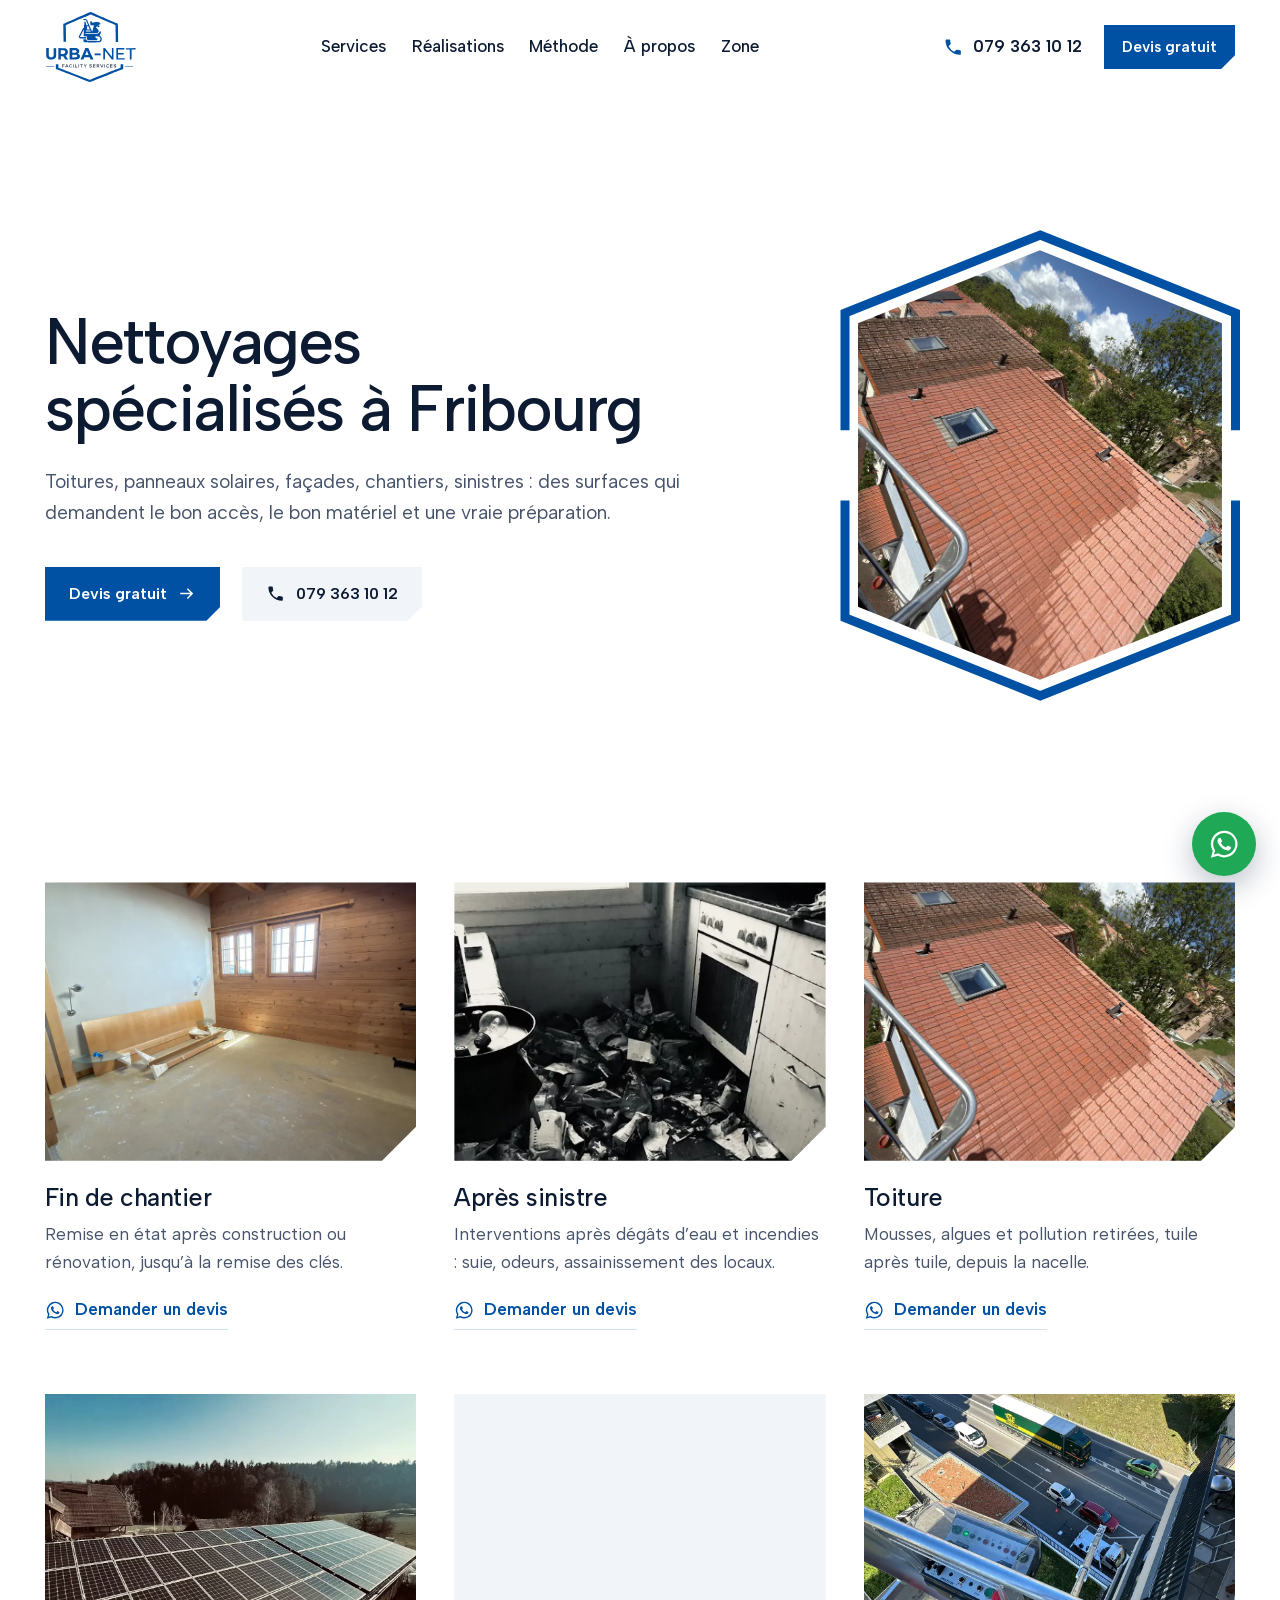
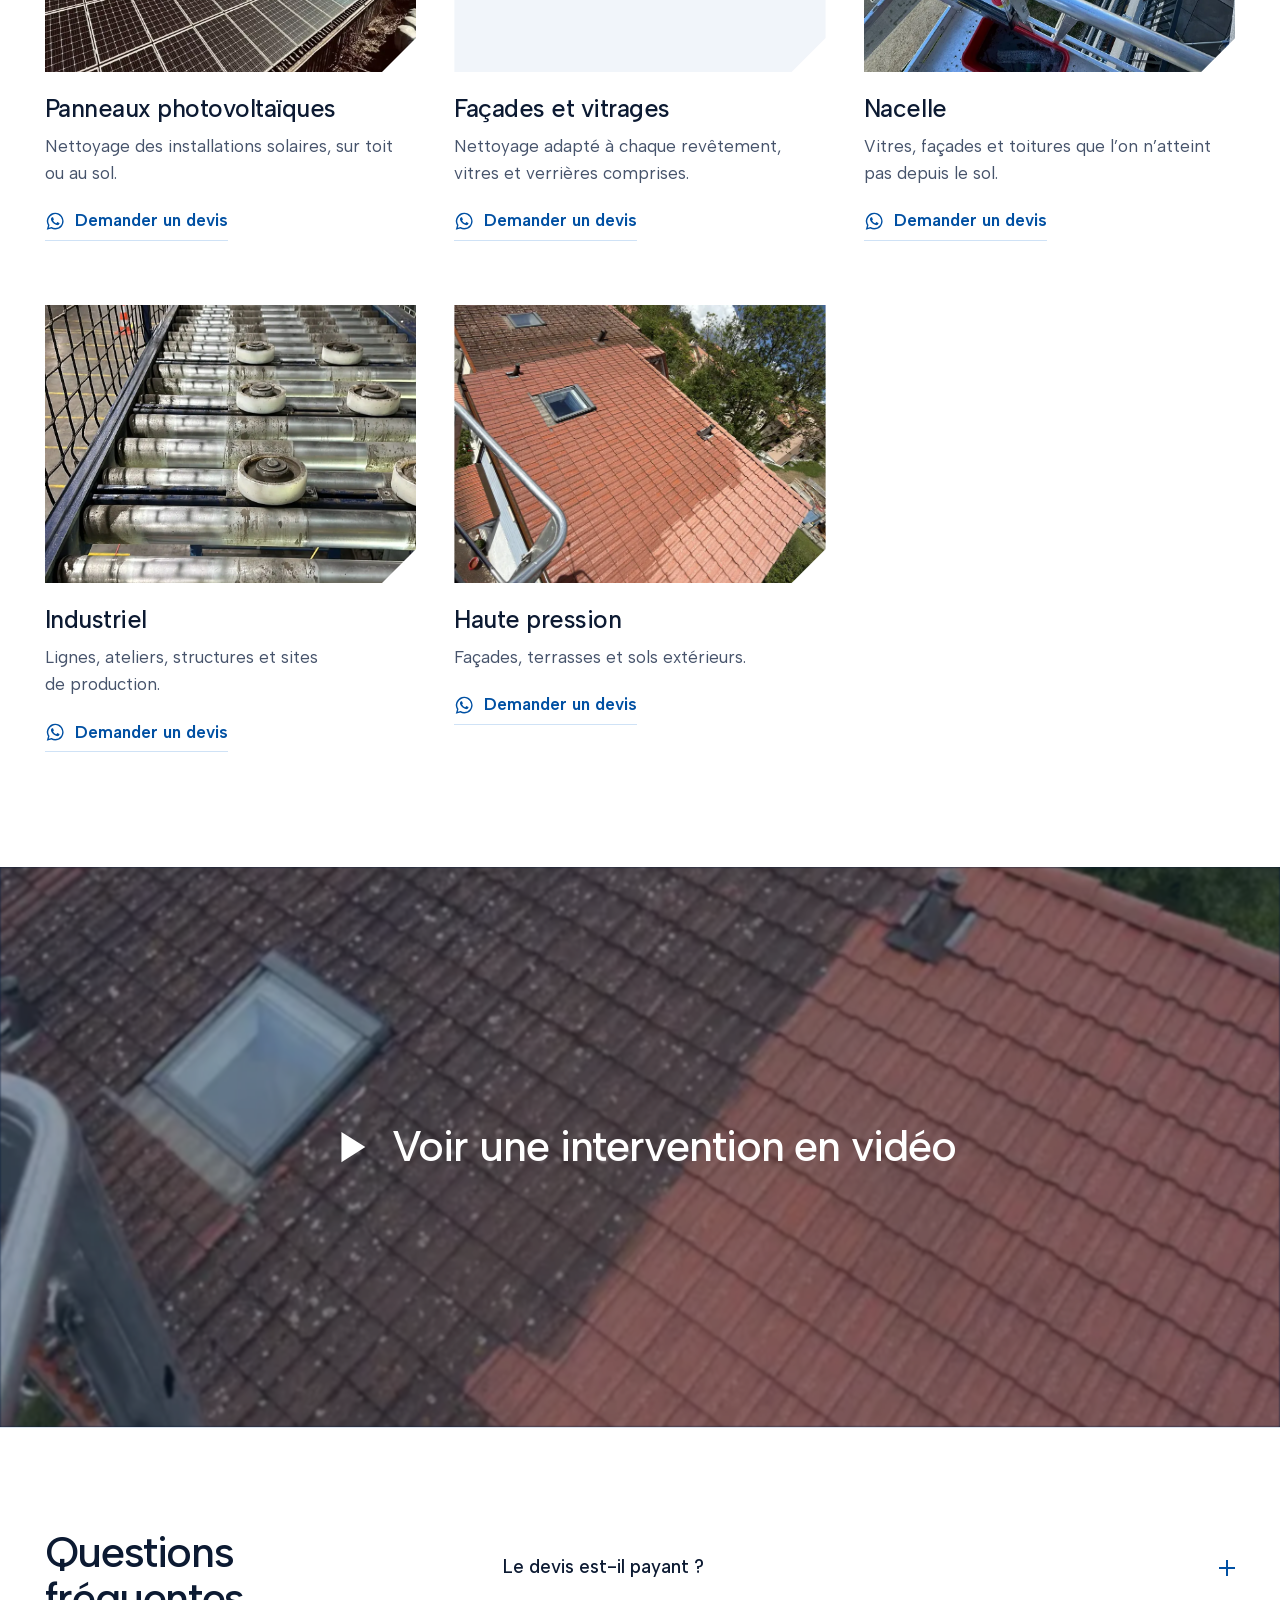
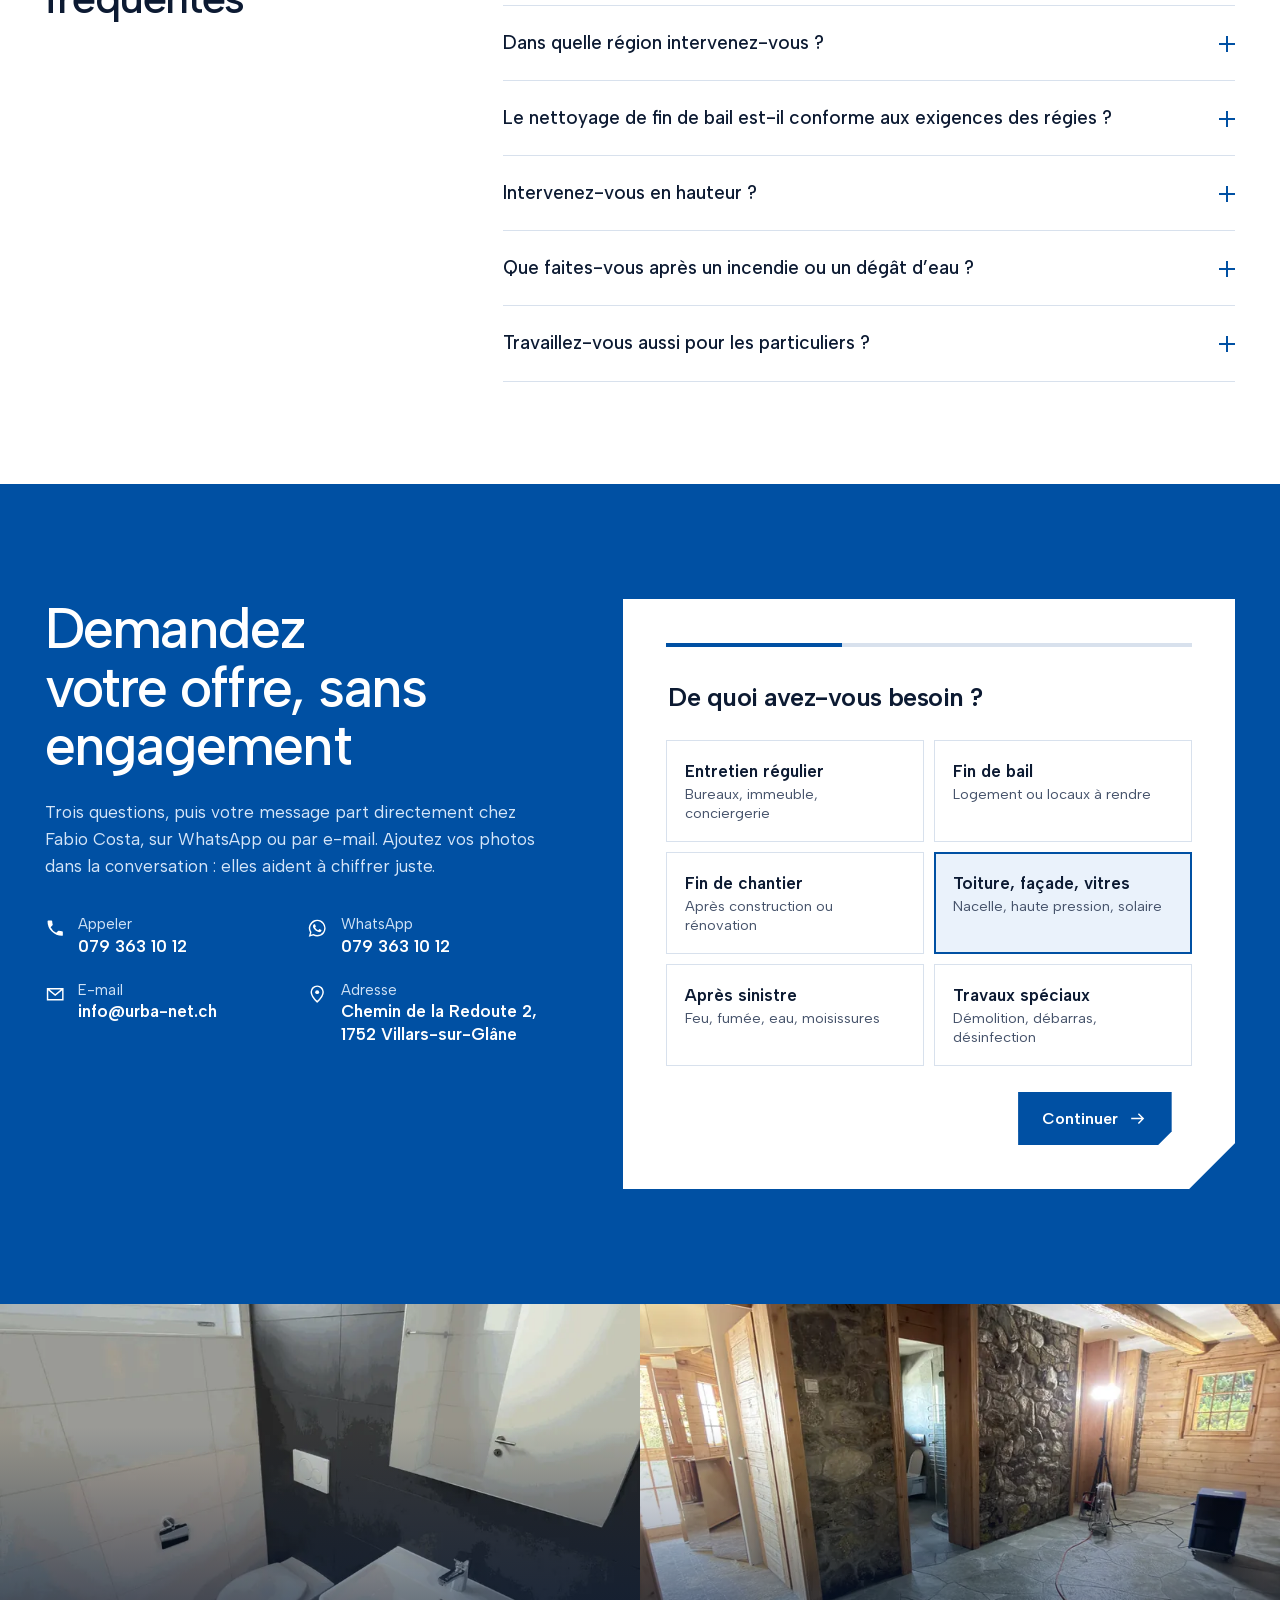
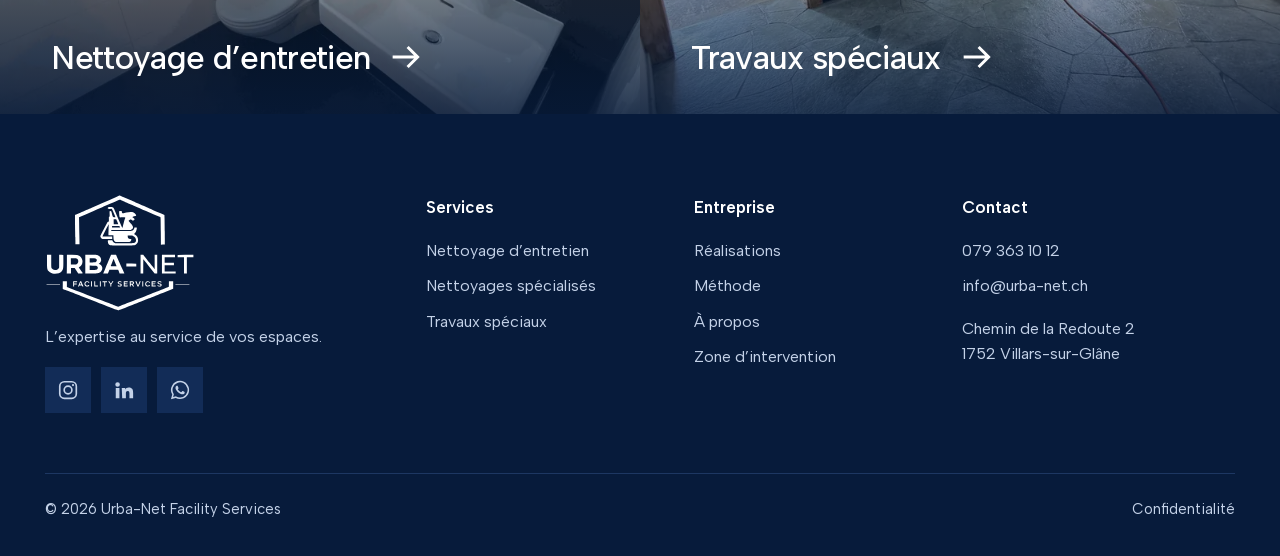
<file: docs/nettoyages-specialises.html>
<!doctype html><html lang="fr-CH"><head><meta charset="utf-8"><meta name="viewport" content="width=device-width,initial-scale=1,viewport-fit=cover">
<title>Nettoyages spécialisés à Fribourg : toiture, sinistre, fin de chantier</title><meta name="description" content="Toiture, panneaux solaires, façades, fin de chantier, après sinistre, industriel et nacelle à Fribourg et en Suisse romande. Devis gratuit."><meta name="robots" content="noindex"><link rel="canonical" href="https://welcometothenextlevel.github.io/urbanet/nettoyages-specialises">
<meta property="og:type" content="website"><meta property="og:locale" content="fr_CH"><meta property="og:title" content="Nettoyages spécialisés à Fribourg : toiture, sinistre, fin de chantier"><meta property="og:description" content="Toiture, panneaux solaires, façades, fin de chantier, après sinistre, industriel et nacelle à Fribourg et en Suisse romande. Devis gratuit."><meta property="og:url" content="https://welcometothenextlevel.github.io/urbanet/nettoyages-specialises"><meta property="og:image" content="https://welcometothenextlevel.github.io/urbanet/img/og.jpg"><meta name="twitter:card" content="summary_large_image">
<meta name="theme-color" content="#ffffff"><meta name="format-detection" content="telephone=no"><link rel="icon" href="img/icon.svg" type="image/svg+xml"><link rel="apple-touch-icon" href="img/apple.png">
<link rel="preload" href="fonts/albert.woff2" as="font" type="font/woff2" crossorigin>
<script>document.documentElement.className='js pre'</script><link rel="stylesheet" href="css/site.css?v=0a6fbda2">
<script type="application/ld+json">[{"@context": "https://schema.org", "@type": "LocalBusiness", "name": "Urba-Net Facility Services", "url": "https://www.urba-net.ch/", "telephone": "+41793631012", "email": "info@urba-net.ch", "image": "https://welcometothenextlevel.github.io/urbanet/img/og.jpg", "address": {"@type": "PostalAddress", "streetAddress": "Chemin de la Redoute 2", "postalCode": "1752", "addressLocality": "Villars-sur-Glâne", "addressRegion": "FR", "addressCountry": "CH"}, "areaServed": ["Fribourg", "Suisse romande"], "founder": {"@type": "Person", "name": "Fabio Costa"}, "sameAs": ["https://www.instagram.com/urbanet.facility.services", "https://ch.linkedin.com/company/urba-net-facility-services"]}, {"@context": "https://schema.org", "@type": "Service", "name": "Nettoyages spécialisés à Fribourg", "provider": {"@type": "LocalBusiness", "name": "Urba-Net Facility Services"}, "areaServed": "Suisse romande", "description": "Toiture, panneaux solaires, façades, fin de chantier, après sinistre, industriel et nacelle à Fribourg et en Suisse romande. Devis gratuit."}]</script></head><body><svg width="0" height="0" style="position:absolute" aria-hidden="true"><defs>
<path id="lg1" fill-rule="evenodd" d="M741.5 836.4C733.8 833.3 713.8 825.5 697.0 819.0C663.7 806.2 618.2 788.5 520.0 750.3C509.3 746.1 492.6 739.7 483.0 735.9C473.4 732.1 448.9 722.6 428.5 714.7C399.1 703.4 391.5 700.1 391.6 698.7C391.7 697.8 391.8 686.4 391.9 673.5L392.0 650.0L405.5 650.0L419.0 650.0L419.0 668.8L419.0 687.5L439.8 695.4C476.0 709.2 571.4 746.1 628.0 768.2C642.0 773.6 667.0 783.3 683.5 789.6C714.5 801.5 717.3 802.6 737.5 810.5C744.1 813.1 751.1 815.8 753.1 816.6L756.8 817.9L768.7 813.1C779.9 808.6 800.0 800.6 881.0 768.5C991.2 724.8 1019.4 713.7 1046.0 703.4C1062.2 697.1 1078.7 690.7 1082.5 689.1L1089.5 686.4L1089.8 668.2L1090.0 650.0L1104.0 650.0L1118.0 650.0L1118.0 674.9L1118.0 699.8L1073.2 717.5C1048.6 727.2 1016.6 739.9 1002.0 745.7C987.4 751.5 950.1 766.3 919.0 778.7C887.9 791.0 839.3 810.3 811.0 821.5C782.6 832.8 758.5 842.0 757.5 842.0C756.4 842.0 749.2 839.4 741.5 836.4ZM285.2 671.2L285.5 669.5L329.8 669.2L374.0 669.0L374.0 671.0L374.0 673.0L329.4 673.0L284.9 673.0L285.2 671.2ZM1133.0 671.0L1133.0 669.0L1178.7 669.2L1224.5 669.5L1224.8 671.2L1225.1 673.0L1179.1 673.0L1133.0 673.0L1133.0 671.0ZM324.3 598.1C313.8 595.5 306.7 591.5 300.0 584.4C289.0 572.6 288.1 567.0 288.0 514.2L288.0 476.0L302.0 476.0L316.0 476.0L316.0 515.9C316.0 558.0 316.1 559.1 320.8 566.3C324.7 572.2 330.8 575.3 339.9 575.8C353.2 576.5 360.7 573.1 365.2 564.1L368.0 558.6L368.0 517.3L368.0 475.9L381.8 476.2L395.5 476.5L395.8 514.5C396.2 565.8 394.9 573.6 383.9 585.4C372.7 597.6 345.7 603.4 324.3 598.1ZM418.4 593.8C418.7 590.9 419.0 563.2 419.0 532.2L419.0 475.8L452.2 476.2L485.5 476.6L491.6 478.7C508.0 484.1 518.3 496.2 521.0 513.2C523.8 530.9 516.1 548.0 501.4 556.6L497.2 559.1L507.8 574.3C513.7 582.7 519.7 591.1 521.1 593.0C522.5 594.9 524.0 597.1 524.4 597.8C525.0 598.7 521.7 599.0 509.3 599.0L493.5 598.9L481.9 580.7L470.3 562.5L458.1 562.6L445.8 562.6L446.0 580.8L446.1 599.0L431.9 599.0L417.7 599.0L418.4 593.8ZM540.0 537.5L540.0 476.0L574.4 476.0C610.5 476.0 616.0 476.5 624.8 480.5C637.5 486.3 643.1 494.3 643.8 507.5L644.2 515.5L640.8 522.0C638.5 526.6 636.1 529.5 632.8 532.0L628.1 535.4L634.8 538.6C659.1 549.8 657.2 583.2 631.6 594.5C622.5 598.5 616.6 599.0 577.3 599.0L540.0 599.0L540.0 537.5ZM658.3 597.2C658.6 596.3 664.9 581.1 672.4 563.5C679.9 545.9 691.3 519.0 697.8 503.8L709.5 476.1L726.2 476.0C737.0 476.0 743.0 476.4 743.0 477.0C743.0 478.1 758.0 511.8 783.1 567.2C790.7 584.1 797.0 598.1 797.0 598.4C797.0 598.7 789.9 599.0 781.2 599.0L765.5 599.0L764.4 595.8C761.2 586.6 756.5 575.4 755.5 574.8C755.0 574.3 741.9 574.1 726.5 574.3L698.5 574.5L693.6 586.8L688.7 599.0L673.2 599.0L657.8 599.0L658.3 597.2ZM903.5 537.5L903.5 476.0L912.5 476.0L921.5 476.0L924.5 479.8C927.7 483.8 930.0 486.6 965.6 532.0C995.4 570.0 995.4 570.0 996.0 570.0C996.3 570.0 996.4 548.9 996.2 523.0L996.0 476.0L1004.5 476.0L1013.0 476.0L1013.0 537.5L1013.0 599.0L1004.6 599.0L996.1 599.0L972.3 568.8C959.2 552.3 942.4 531.0 935.0 521.6L921.5 504.6L921.2 551.8L921.0 599.0L912.2 599.0L903.5 599.0L903.5 537.5ZM1044.0 537.5L1044.0 476.0L1087.0 476.0L1130.0 476.0L1130.0 484.0L1130.0 492.0L1096.0 492.0L1062.0 492.0L1062.0 510.0L1062.0 528.0L1092.5 528.0L1123.0 528.0L1123.0 536.0L1123.0 544.0L1092.5 544.0L1062.0 544.0L1062.0 564.5L1062.0 585.0L1098.2 585.0L1134.5 585.0L1134.5 592.0L1134.5 599.0L1089.3 599.0L1044.0 599.0L1044.0 537.5ZM1189.0 545.5L1189.0 492.0L1167.9 492.0L1146.8 492.0L1147.2 484.2L1147.5 476.5L1199.2 476.2L1251.0 476.0L1251.0 484.0L1251.0 492.0L1229.5 492.0L1208.0 492.0L1208.0 545.5L1208.0 599.0L1198.5 599.0L1189.0 599.0L1189.0 545.5ZM611.5 574.6C624.5 570.6 626.5 556.0 614.8 549.8L610.5 547.6L589.8 547.2L569.0 546.8L569.0 561.4L569.0 576.0L587.8 576.0C601.3 576.0 608.0 575.6 611.5 574.6ZM810.0 543.2L810.0 533.5L842.6 533.7L875.2 534.0L875.3 543.5L875.5 553.0L842.8 553.0L810.0 553.0L810.0 543.2ZM738.4 532.8C734.2 522.7 729.8 511.9 728.7 508.8C726.2 502.1 725.7 501.8 724.3 506.2C723.4 508.8 710.0 543.3 707.3 549.8C706.9 550.7 711.1 551.0 726.3 551.0L745.9 551.0L738.4 532.8ZM482.0 537.6C495.5 530.5 498.0 510.2 486.3 502.3C480.6 498.4 478.2 498.0 461.4 498.0L444.9 498.0L445.1 519.1L445.2 540.2L461.9 539.8C475.6 539.5 479.1 539.1 482.0 537.6ZM608.6 523.3C615.7 519.5 618.0 511.3 613.7 504.9C609.6 498.7 606.7 498.0 586.8 498.0L569.0 498.0L569.0 512.1L569.0 526.2L586.8 525.8C602.5 525.4 605.0 525.2 608.6 523.3ZM703.8 413.4C694.0 410.4 689.4 403.3 688.4 390.0C687.7 380.5 687.5 380.5 703.8 380.5L717.7 380.4L719.0 383.8C721.4 390.4 728.7 396.9 736.4 399.1C742.4 400.8 856.4 400.3 860.7 398.5C880.5 390.2 876.6 362.7 854.1 352.1L848.5 349.5L833.8 349.2L819.0 348.8L819.0 353.9C819.0 365.6 824.0 371.1 835.4 371.9L842.5 372.5L842.3 376.3C841.9 381.8 838.2 387.9 833.8 390.1L830.1 392.0L786.7 392.0C739.1 392.0 739.5 392.0 732.6 386.0C727.3 381.3 725.9 376.5 725.2 360.6L724.7 346.8L708.9 347.3C698.6 347.7 692.9 347.6 692.5 346.9C692.1 346.4 692.4 330.1 693.0 310.9C693.7 291.6 694.0 275.6 693.7 275.3C693.2 274.9 653.0 354.2 653.0 355.6C653.0 355.8 667.4 356.0 685.0 356.0L717.0 356.0L717.0 364.1L717.0 372.1L684.8 371.8C657.0 371.5 652.1 371.3 649.5 369.8C643.3 366.5 638.7 359.1 639.2 353.5C639.4 351.5 649.0 331.9 663.0 305.1L686.5 260.1L690.2 258.6C695.3 256.5 695.5 256.0 695.2 241.5L694.9 228.4L697.6 225.5L700.3 222.6L699.9 206.1L699.5 189.6L702.1 188.6C706.0 187.3 709.9 188.6 711.2 191.8C711.8 193.3 714.0 201.2 716.1 209.5C720.8 227.4 721.4 228.2 730.8 229.1C734.5 229.4 737.8 229.4 738.2 229.1C739.4 228.1 718.6 179.9 715.6 176.7L713.1 173.8L701.5 174.1C688.7 174.5 688.0 174.2 688.0 168.3C688.0 163.2 692.1 161.5 704.5 161.5C712.5 161.5 715.4 162.0 719.2 163.7C723.8 165.8 729.2 171.8 730.6 176.4C732.3 182.2 757.8 242.1 773.3 276.5C783.1 298.4 784.8 300.6 786.3 293.5C789.8 277.3 797.5 247.7 800.0 241.0C801.6 236.5 803.0 232.3 803.0 231.5C803.0 229.2 790.7 227.7 781.0 228.9C766.9 230.7 766.2 230.6 765.1 226.2C763.8 221.6 761.8 192.6 762.6 190.6C763.5 188.1 770.3 186.6 775.2 187.6L779.5 188.5L780.3 194.0C782.0 204.6 785.8 205.2 810.0 198.4C826.4 193.9 843.7 193.0 854.4 196.3C861.0 198.4 869.3 205.8 873.0 213.0C875.8 218.5 874.9 220.1 869.0 219.9C864.0 219.7 857.8 222.1 852.6 226.3L849.8 228.6L857.1 234.1C866.2 240.8 866.3 242.0 858.8 247.8L853.0 252.3L848.5 248.1C842.8 242.8 837.8 242.5 830.8 246.9C822.4 252.3 822.4 252.4 835.9 265.9C850.1 280.2 854.6 287.7 853.7 295.6C853.1 301.3 849.0 306.7 843.0 309.8L838.6 312.0L774.8 312.0L711.0 312.0L711.0 316.0L711.0 320.0L775.2 320.0L839.3 320.0L844.8 318.2C852.7 315.7 859.5 309.4 861.7 302.4L863.4 297.0L871.2 297.0C880.2 297.0 879.9 296.3 877.5 308.7C875.6 318.5 871.0 328.1 865.4 333.7C863.0 336.1 861.0 338.2 861.0 338.5C861.0 338.7 863.1 340.1 865.8 341.6C879.7 349.6 887.2 362.6 887.1 378.8C887.0 388.5 886.5 390.9 883.4 397.0C879.4 405.0 871.6 411.1 862.3 413.5C853.9 415.7 710.9 415.6 703.8 413.4ZM1036.6 324.8C1035.9 230.9 1035.8 228.3 1032.6 227.0C1008.1 216.8 920.2 179.2 882.0 162.5C868.5 156.6 849.9 148.5 840.5 144.5C821.2 136.2 787.3 121.5 775.7 116.3C766.6 112.2 769.7 111.6 742.0 123.7C730.2 128.9 709.0 138.2 695.0 144.2C681.0 150.3 661.4 158.8 651.5 163.0C605.0 183.2 574.4 196.3 538.2 211.8L498.8 228.5L499.5 265.0C499.8 285.1 500.5 321.5 501.0 346.0C501.5 370.5 502.0 394.2 502.0 398.8L502.0 407.0L488.5 407.0L475.0 407.0L474.9 384.2C474.9 371.7 474.7 360.8 474.6 360.0C474.0 357.1 471.7 214.9 472.2 214.4C472.8 213.9 551.4 179.4 594.0 161.1C626.0 147.2 720.3 105.9 750.8 92.4C758.6 88.9 765.7 86.0 766.4 86.0C767.2 86.0 772.3 88.0 777.7 90.4C783.1 92.8 800.5 100.5 816.5 107.5C862.2 127.5 867.7 130.0 899.0 143.7C915.2 150.9 939.1 161.3 952.0 166.9C964.9 172.5 978.9 178.6 983.0 180.5C993.8 185.3 1022.7 197.7 1043.0 206.3L1060.5 213.8L1061.1 230.6C1061.4 239.9 1061.7 263.6 1061.8 283.4C1062.0 303.1 1062.3 319.6 1062.5 320.0C1062.8 320.4 1063.0 340.5 1063.0 364.6L1063.1 408.5L1050.2 408.8L1037.3 409.1L1036.6 324.8ZM766.5 291.8L764.0 286.5L740.0 286.2L716.0 286.0L716.0 291.5L716.0 297.0L742.5 297.0L768.9 297.0L766.5 291.8ZM756.4 274.2C756.6 273.8 753.7 266.3 750.0 257.5L743.1 241.5L734.8 241.5L726.5 241.5L726.6 244.8C726.6 246.5 726.7 254.1 726.8 261.5L727.0 275.0L741.4 275.0C749.4 275.0 756.1 274.7 756.4 274.2Z"/><path id="lg2" fill-rule="evenodd" d="M545.7 683.5C534.8 679.7 530.9 666.9 537.5 656.9C543.2 648.2 560.4 647.5 565.8 655.7L567.2 658.0L564.5 659.0C562.3 659.8 561.4 659.6 559.3 658.0C549.0 649.9 536.6 661.2 542.2 673.5C544.7 679.1 553.1 680.7 559.0 676.6C561.8 674.7 562.9 674.5 564.7 675.3C567.6 676.6 567.6 677.1 564.2 680.3C559.4 684.9 552.7 686.0 545.7 683.5ZM761.0 684.1C754.0 682.7 752.0 680.7 754.0 677.0L754.9 675.2L758.9 677.2C763.8 679.6 771.7 679.4 773.4 676.8C775.2 673.8 772.9 671.8 764.9 669.4C757.2 667.0 753.0 663.7 753.0 659.9C753.0 656.4 755.8 652.3 759.2 650.9C766.1 648.0 779.0 650.6 779.0 654.8C779.0 658.2 777.1 658.8 773.2 656.9C767.2 653.8 760.0 654.9 760.0 658.9C760.0 661.6 761.7 662.6 769.0 664.4C777.3 666.5 780.0 669.0 780.0 674.4C779.9 682.7 772.6 686.4 761.0 684.1ZM946.3 684.0C931.3 680.5 929.4 658.6 943.4 651.3C949.4 648.2 958.5 649.5 963.8 654.3C966.6 656.9 966.6 657.8 963.5 659.0C961.4 659.8 960.5 659.6 958.8 658.0C953.7 653.3 944.7 654.9 941.4 661.1C935.6 672.4 948.1 684.1 958.1 676.9C962.3 673.9 966.4 674.9 964.8 678.5C962.6 683.4 954.2 685.9 946.3 684.0ZM1019.5 683.2C1015.7 681.9 1014.4 681.0 1014.2 679.2C1013.7 676.1 1016.4 675.4 1020.6 677.4C1027.4 680.6 1036.7 678.8 1035.8 674.4C1035.5 672.6 1029.9 670.1 1022.7 668.5C1016.5 667.2 1013.1 660.3 1016.0 654.9C1018.7 650.0 1031.2 648.0 1037.8 651.4C1041.9 653.5 1042.3 654.4 1040.2 656.9L1038.5 659.1L1034.5 657.0C1029.8 654.6 1026.2 654.5 1023.2 656.6C1018.6 659.8 1020.5 661.8 1031.0 664.4C1039.2 666.5 1042.4 669.4 1042.2 674.6C1041.9 683.4 1031.5 687.3 1019.5 683.2ZM460.0 667.0L460.0 650.0L473.0 650.0L486.0 650.0L486.0 653.0L486.0 656.0L476.0 656.0L466.0 656.0L466.0 660.5L466.0 665.0L475.0 665.0L484.0 665.0L484.0 668.0L484.0 670.9L475.2 671.2L466.5 671.5L466.5 677.8L466.5 684.0L463.3 684.0L460.0 684.0L460.0 667.0ZM492.3 682.8C492.6 682.1 495.8 674.4 499.5 665.8L506.2 650.0L509.6 650.0C512.2 650.0 513.3 650.5 514.0 652.2C514.5 653.5 517.8 661.1 521.4 669.2L527.8 684.0L524.1 684.0C520.8 684.0 520.3 683.6 519.1 680.5L517.9 677.0L509.5 677.0L501.1 677.0L499.9 680.5C498.8 683.6 498.2 684.0 495.2 684.0C492.9 684.0 491.9 683.6 492.3 682.8ZM578.0 667.0L578.0 650.0L581.0 650.0L584.0 650.0L584.0 667.0L584.0 684.0L581.0 684.0L578.0 684.0L578.0 667.0ZM599.0 667.0L599.0 650.0L602.0 650.0L605.0 650.0L605.0 664.0L605.0 678.0L614.0 678.0L623.0 678.0L623.0 681.0L623.0 684.0L611.0 684.0L599.0 684.0L599.0 667.0ZM636.0 667.0L636.0 650.0L639.0 650.0L642.0 650.0L642.0 667.0L642.0 684.0L639.0 684.0L636.0 684.0L636.0 667.0ZM665.0 670.0L665.0 656.0L659.0 656.0L653.0 656.0L653.0 653.0L653.0 650.0L668.0 650.0L683.0 650.0L683.0 653.0L683.0 656.0L677.0 656.0L671.0 656.0L671.0 670.0L671.0 684.0L668.0 684.0L665.0 684.0L665.0 670.0ZM705.0 677.7L705.0 671.5L698.7 662.0C695.2 656.8 692.1 651.9 691.6 651.2C691.1 650.3 691.9 650.0 694.7 650.0L698.5 650.0L703.0 657.5C705.5 661.6 707.7 664.9 708.0 664.9C708.3 664.9 710.6 661.5 713.2 657.4L717.9 650.0L721.5 650.0C724.2 650.0 724.9 650.3 724.3 651.3C723.9 652.0 720.7 656.7 717.2 661.7L711.0 670.9L711.0 677.5L711.0 684.0L708.0 684.0L705.0 684.0L705.0 677.7ZM793.0 667.0L793.0 650.0L806.0 650.0L819.0 650.0L819.0 653.0L819.0 656.0L808.9 656.0L798.9 656.0L799.2 659.8L799.5 663.5L808.2 663.8L817.0 664.1L817.0 666.5L817.0 668.9L808.3 669.2L799.6 669.5L799.2 673.8L798.9 678.0L809.5 678.0C818.9 678.0 820.1 678.2 819.6 679.6C819.3 680.5 819.0 681.8 819.0 682.6C819.0 683.7 816.6 684.0 806.0 684.0L793.0 684.0L793.0 667.0ZM833.0 678.8C832.9 675.9 832.7 668.2 832.4 661.7L831.8 649.8L842.8 650.2C855.5 650.6 858.8 652.1 860.4 658.2C861.6 662.8 858.6 669.3 855.2 669.8C852.1 670.3 852.4 671.9 857.0 678.0C861.8 684.5 861.8 684.0 857.2 684.0L853.5 684.0L849.6 678.0C843.5 668.4 839.0 668.5 839.0 678.1L839.0 684.0L836.0 684.0L833.0 684.0L833.0 678.8ZM878.8 672.7C876.3 666.6 873.0 658.9 871.6 655.8L869.0 650.0L872.8 650.0L876.5 650.0L881.5 663.0C884.3 670.1 886.8 676.0 887.1 676.0C887.4 676.0 889.9 670.3 892.6 663.2L897.6 650.5L901.2 650.2L904.9 649.9L898.3 665.2C894.7 673.6 891.6 681.3 891.3 682.2C890.9 683.5 889.7 684.0 887.1 684.0L883.5 684.0L878.8 672.7ZM915.0 667.0L915.0 650.0L918.0 650.0L921.0 650.0L921.0 667.0L921.0 684.0L918.0 684.0L915.0 684.0L915.0 667.0ZM976.0 667.0L976.0 650.0L989.5 650.0L1003.0 650.0L1003.0 653.0L1003.0 656.0L993.0 656.0L983.0 656.0L983.0 660.0L983.0 664.0L991.4 664.0C999.8 664.0 1001.0 664.5 1001.0 668.1C1001.0 668.6 997.0 669.0 992.0 669.0L983.0 669.0L983.0 673.5L983.0 678.0L993.0 678.0L1003.0 678.0L1003.0 681.0L1003.0 684.0L989.5 684.0L976.0 684.0L976.0 667.0ZM515.0 670.2C515.0 669.2 509.7 656.9 509.4 657.2C509.3 657.4 508.0 660.5 506.6 664.2L504.1 671.0L509.5 671.0C512.5 671.0 515.0 670.7 515.0 670.2ZM851.0 665.7C852.6 664.9 853.6 663.4 853.8 661.7C854.3 657.2 852.5 656.0 845.4 656.0L839.0 656.0L839.0 661.5L839.0 667.0L843.8 667.0C846.4 667.0 849.6 666.4 851.0 665.7Z"/>
<symbol id="i-tel" viewBox="0 0 24 24"><path fill="currentColor" d="M6.6 10.8a15 15 0 0 0 6.6 6.6l2.2-2.2a1 1 0 0 1 1-.25 11.4 11.4 0 0 0 3.6.57 1 1 0 0 1 1 1V20a1 1 0 0 1-1 1A17 17 0 0 1 3 4a1 1 0 0 1 1-1h3.5a1 1 0 0 1 1 1c0 1.25.2 2.45.57 3.57a1 1 0 0 1-.25 1z"/></symbol>
<symbol id="i-wa" viewBox="0 0 24 24"><path fill="currentColor" d="M12.04 2a9.9 9.9 0 0 0-8.5 14.95L2.1 22l5.2-1.36A9.9 9.9 0 1 0 12.04 2zm0 18.1a8.2 8.2 0 0 1-4.18-1.15l-.3-.18-3.08.8.82-3-.2-.3a8.2 8.2 0 1 1 6.94 3.83zm4.5-6.15c-.25-.12-1.46-.72-1.69-.8-.22-.08-.39-.12-.55.12-.16.25-.63.8-.78.96-.14.17-.28.19-.53.07a6.7 6.7 0 0 1-3.35-2.93c-.25-.43.25-.4.72-1.33.08-.17.04-.3-.02-.43-.06-.12-.55-1.33-.76-1.82-.2-.48-.4-.41-.55-.42h-.47c-.16 0-.43.06-.65.3-.22.25-.86.84-.86 2.05s.88 2.38 1 2.54c.12.17 1.73 2.65 4.2 3.71 1.56.67 2.17.73 2.95.61.47-.07 1.46-.6 1.66-1.17.2-.58.2-1.07.14-1.17-.06-.11-.22-.17-.47-.29z"/></symbol>
<symbol id="i-ig" viewBox="0 0 24 24"><g fill="none" stroke="currentColor" stroke-width="1.8"><rect x="3" y="3" width="18" height="18" rx="5"/><circle cx="12" cy="12" r="4.2"/></g><circle cx="17.4" cy="6.6" r="1.2" fill="currentColor"/></symbol>
<symbol id="i-li" viewBox="0 0 24 24"><path fill="currentColor" d="M4.98 3.5a2.5 2.5 0 1 1 0 5 2.5 2.5 0 0 1 0-5zM3 9.75h4V21H3zM9.5 9.75h3.8v1.54h.05c.53-.95 1.83-1.95 3.76-1.95 4.02 0 4.77 2.5 4.77 5.8V21h-4v-5.2c0-1.24-.02-2.84-1.8-2.84s-2.08 1.36-2.08 2.75V21h-4z"/></symbol>
<symbol id="i-mail" viewBox="0 0 24 24"><path fill="none" stroke="currentColor" stroke-width="1.7" d="M3 5.5h18v13H3zM3.5 6l8.5 7 8.5-7"/></symbol>
<symbol id="i-arr" viewBox="0 0 24 24"><path fill="none" stroke="currentColor" stroke-width="1.8" d="M4 12h15M13 6l6 6-6 6"/></symbol>
<symbol id="i-x" viewBox="0 0 24 24"><path fill="none" stroke="currentColor" stroke-width="1.8" d="M5 5l14 14M19 5L5 19"/></symbol>
<symbol id="i-doc" viewBox="0 0 24 24"><path fill="none" stroke="currentColor" stroke-width="1.7" d="M6 3h8l4 4v14H6zM9 12h6M9 16h6"/></symbol>
<symbol id="i-play" viewBox="0 0 24 24"><path fill="currentColor" d="M8 5l11 7-11 7z"/></symbol>
<symbol id="i-pin" viewBox="0 0 24 24"><path fill="none" stroke="currentColor" stroke-width="1.7" d="M12 21s7-6.2 7-11.5A7 7 0 0 0 5 9.5C5 14.8 12 21 12 21z"/><circle cx="12" cy="9.6" r="2.3" fill="currentColor"/></symbol>
</defs></svg><a class="skip" href="#main">Aller au contenu</a>
<header class="hd" id="hd"><a class="brand" href="./" aria-label="Urba-Net, accueil"><svg class="logo" viewBox="275 76 986 776" role="img" aria-label="Urba-Net Facility Services"><use href="#lg1"/><use class="l2" href="#lg2"/></svg></a><nav class="nav" aria-label="Navigation"><div class="dd"><a href="./#services">Services</a><div class="ddp"><a href="nettoyage-entretien">Nettoyage d’entretien</a><a href="nettoyages-specialises">Nettoyages spécialisés</a><a href="travaux-speciaux">Travaux spéciaux</a></div></div><a href="realisations">Réalisations</a><a href="./#methode">Méthode</a><a href="./#apropos">À propos</a><a href="./#zone">Zone</a></nav>
<div class="hda"><a class="tel" href="tel:+41793631012"><svg class="i" aria-hidden="true"><use href="#i-tel"/></svg><span>079 363 10 12</span></a><a class="btn sm" href="#devis">Devis gratuit</a><button class="burger" aria-label="Ouvrir le menu" aria-expanded="false" aria-controls="mm"><i></i><i></i></button></div></header>
<div class="mm" id="mm" inert><nav aria-label="Menu mobile"><a href="nettoyage-entretien">Nettoyage d’entretien</a><a href="nettoyages-specialises">Nettoyages spécialisés</a><a href="travaux-speciaux">Travaux spéciaux</a><a href="realisations">Réalisations</a><a href="./#methode">Méthode</a><a href="./#apropos">À propos</a><a href="./#zone">Zone</a><a href="#devis">Devis gratuit</a></nav>
<div class="mmc"><a class="btn" href="tel:+41793631012"><svg class="i" aria-hidden="true"><use href="#i-tel"/></svg>Appeler le 079 363 10 12</a><a class="btn wa" href="https://wa.me/41793631012?text=Bonjour%20Urba-Net%2C%20j%E2%80%99aimerais%20un%20devis." target="_blank" rel="noopener"><svg class="i" aria-hidden="true"><use href="#i-wa"/></svg>Écrire sur WhatsApp</a></div></div><main id="main"><section class="ph"><div class="w phg"><div class="phx"><h1>Nettoyages spécialisés à Fribourg</h1><p>Toitures, panneaux solaires, façades, chantiers, sinistres : des surfaces qui demandent le bon accès, le bon matériel et une vraie préparation.</p><div class="cta"><a class="btn" href="#devis">Devis gratuit <svg class="i" aria-hidden="true"><use href="#i-arr"/></svg></a><a class="btn ghost" href="tel:+41793631012"><svg class="i" aria-hidden="true"><use href="#i-tel"/></svg>079 363 10 12</a></div></div><div class="hexw still"><div class="hexv"><img src="img/toit-800.webp" srcset="img/toit-800.webp 800w, img/toit-1400.webp 1400w" sizes="(min-width:900px) 45vw, 92vw" alt="Toiture en tuiles nettoyée depuis la nacelle" fetchpriority=high decoding="async"></div><svg class="hexo" viewBox="0 0 100 118" preserveAspectRatio="none" aria-hidden="true"><path d="M0 50V20L50 0L100 20V50"/><path d="M0 68V98L50 118L100 98V68"/></svg></div></div></section>
<section class="its"><div class="w itg"><article class="it"><div class="iti"><img src="img/chambre-800.webp" srcset="img/chambre-800.webp 800w, img/chambre-1400.webp 1400w" sizes="(min-width:900px) 45vw, 92vw" alt="Fin de chantier" loading=lazy decoding="async"></div><h2>Fin de chantier</h2><p>Remise en état après construction ou rénovation, jusqu’à la remise des clés.</p><a class="lk" href="https://wa.me/41793631012?text=Bonjour%20Urba-Net%2C%20j%E2%80%99aimerais%20un%20devis%20%3A%20Fin%20de%20chantier." target="_blank" rel="noopener"><svg class="i" aria-hidden="true"><use href="#i-wa"/></svg>Demander un devis</a></article><article class="it"><div class="iti"><img src="img/incendie-1100.webp" alt="Après sinistre" loading=lazy decoding="async"></div><h2>Après sinistre</h2><p>Interventions après dégâts d’eau et incendies : suie, odeurs, assainissement des locaux.</p><a class="lk" href="https://wa.me/41793631012?text=Bonjour%20Urba-Net%2C%20j%E2%80%99aimerais%20un%20devis%20%3A%20Apr%C3%A8s%20sinistre." target="_blank" rel="noopener"><svg class="i" aria-hidden="true"><use href="#i-wa"/></svg>Demander un devis</a></article><article class="it"><div class="iti"><img src="img/toit-800.webp" srcset="img/toit-800.webp 800w, img/toit-1400.webp 1400w" sizes="(min-width:900px) 45vw, 92vw" alt="Toiture" loading=lazy decoding="async"></div><h2>Toiture</h2><p>Mousses, algues et pollution retirées, tuile après tuile, depuis la nacelle.</p><a class="lk" href="https://wa.me/41793631012?text=Bonjour%20Urba-Net%2C%20j%E2%80%99aimerais%20un%20devis%20%3A%20Toiture." target="_blank" rel="noopener"><svg class="i" aria-hidden="true"><use href="#i-wa"/></svg>Demander un devis</a></article><article class="it"><div class="iti"><img src="img/solaire-1100.webp" alt="Panneaux photovoltaïques" loading=lazy decoding="async"></div><h2>Panneaux photovoltaïques</h2><p>Nettoyage des installations solaires, sur toit ou au sol.</p><a class="lk" href="https://wa.me/41793631012?text=Bonjour%20Urba-Net%2C%20j%E2%80%99aimerais%20un%20devis%20%3A%20Panneaux%20photovolta%C3%AFques." target="_blank" rel="noopener"><svg class="i" aria-hidden="true"><use href="#i-wa"/></svg>Demander un devis</a></article><article class="it"><div class="iti"><img src="img/industrie-1100.webp" alt="Façades et vitrages" loading=lazy decoding="async"></div><h2>Façades et vitrages</h2><p>Nettoyage adapté à chaque revêtement, vitres et verrières comprises.</p><a class="lk" href="https://wa.me/41793631012?text=Bonjour%20Urba-Net%2C%20j%E2%80%99aimerais%20un%20devis%20%3A%20Fa%C3%A7ades%20et%20vitrages." target="_blank" rel="noopener"><svg class="i" aria-hidden="true"><use href="#i-wa"/></svg>Demander un devis</a></article><article class="it"><div class="iti"><img src="img/nacelle-1100.webp" alt="Nacelle" loading=lazy decoding="async"></div><h2>Nacelle</h2><p>Vitres, façades et toitures que l’on n’atteint pas depuis le sol.</p><a class="lk" href="https://wa.me/41793631012?text=Bonjour%20Urba-Net%2C%20j%E2%80%99aimerais%20un%20devis%20%3A%20Nacelle." target="_blank" rel="noopener"><svg class="i" aria-hidden="true"><use href="#i-wa"/></svg>Demander un devis</a></article><article class="it"><div class="iti"><img src="img/convoyeur-1100.webp" alt="Industriel" loading=lazy decoding="async"></div><h2>Industriel</h2><p>Lignes, ateliers, structures et sites de production.</p><a class="lk" href="https://wa.me/41793631012?text=Bonjour%20Urba-Net%2C%20j%E2%80%99aimerais%20un%20devis%20%3A%20Industriel." target="_blank" rel="noopener"><svg class="i" aria-hidden="true"><use href="#i-wa"/></svg>Demander un devis</a></article><article class="it"><div class="iti"><img src="img/toit-800.webp" srcset="img/toit-800.webp 800w, img/toit-1400.webp 1400w" sizes="(min-width:900px) 45vw, 92vw" alt="Haute pression" loading=lazy decoding="async"></div><h2>Haute pression</h2><p>Façades, terrasses et sols extérieurs.</p><a class="lk" href="https://wa.me/41793631012?text=Bonjour%20Urba-Net%2C%20j%E2%80%99aimerais%20un%20devis%20%3A%20Haute%20pression." target="_blank" rel="noopener"><svg class="i" aria-hidden="true"><use href="#i-wa"/></svg>Demander un devis</a></article></div></section>
<section class="strip"><button class="sfilm" data-story="toiture"><img src="img/reel-toiture.webp" alt="" loading="lazy"><span><svg class="i" aria-hidden="true"><use href="#i-play"/></svg>Voir une intervention en vidéo</span></button></section>
<section class="faq"><div class="w fqg"><h2>Questions fréquentes</h2><div><details><summary>Le devis est-il payant ?<i></i></summary><p>Non. Le devis est gratuit et sans engagement. Décrivez le lieu et la situation, envoyez quelques photos sur WhatsApp si vous en avez, et nous évaluons vos besoins.</p></details><details><summary>Dans quelle région intervenez-vous ?<i></i></summary><p>Nous sommes basés à Villars-sur-Glâne. Nous intervenons à Fribourg et environs, dans toute la Suisse romande, et nous avons travaillé jusqu’à Zermatt.</p></details><details><summary>Le nettoyage de fin de bail est-il conforme aux exigences des régies ?<i></i></summary><p>Oui. Nous nettoyons cuisine, salle de bains, vitres, armoires, sols et plinthes selon les exigences des régies. Une reprise gratuite est prévue si nécessaire.</p></details><details><summary>Intervenez-vous en hauteur ?<i></i></summary><p>Oui. Nous travaillons en nacelle pour les toitures, façades, vitres et verrières difficiles d’accès, y compris en intérieur.</p></details><details><summary>Que faites-vous après un incendie ou un dégât d’eau ?<i></i></summary><p>Nous décontaminons les surfaces touchées par la fumée, éliminons les odeurs persistantes, nettoyons et assainissons les locaux, puis préparons les lieux pour la rénovation.</p></details><details><summary>Travaillez-vous aussi pour les particuliers ?<i></i></summary><p>Oui. Nous travaillons pour les particuliers comme pour les entreprises, les régies, les PPE, les collectivités et les professionnels du bâtiment.</p></details></div></div></section>
<section class="devis" id="devis"><div class="w dv"><div class="dvl"><h2>Demandez votre offre, sans engagement</h2><p>Trois questions, puis votre message part directement chez Fabio Costa, sur WhatsApp ou par e-mail. Ajoutez vos photos dans la conversation : elles aident à chiffrer juste.</p>
<ul class="ct"><li><a href="tel:+41793631012"><svg class="i" aria-hidden="true"><use href="#i-tel"/></svg><span>Appeler<b>079 363 10 12</b></span></a></li><li><a href="https://wa.me/41793631012?text=Bonjour%20Urba-Net%2C%20j%E2%80%99aimerais%20un%20devis." target="_blank" rel="noopener"><svg class="i" aria-hidden="true"><use href="#i-wa"/></svg><span>WhatsApp<b>079 363 10 12</b></span></a></li><li><a href="mailto:info@urba-net.ch"><svg class="i" aria-hidden="true"><use href="#i-mail"/></svg><span>E-mail<b>info@urba-net.ch</b></span></a></li><li><a href="https://maps.google.com/?q=Chemin+de+la+Redoute+2,+1752+Villars-sur-Gl%C3%A2ne" target="_blank" rel="noopener"><svg class="i" aria-hidden="true"><use href="#i-pin"/></svg><span>Adresse<b>Chemin de la Redoute 2, 1752 Villars-sur-Glâne</b></span></a></li></ul></div>
<form class="wz" novalidate><div class="wzp" aria-hidden="true"><i></i></div>
<fieldset class="st on"><legend>De quoi avez-vous besoin ?</legend><div class="opts"><label class="opt"><input type="radio" name="besoin" value="Entretien régulier"><span><b>Entretien régulier</b><small>Bureaux, immeuble, conciergerie</small></span></label><label class="opt"><input type="radio" name="besoin" value="Fin de bail"><span><b>Fin de bail</b><small>Logement ou locaux à rendre</small></span></label><label class="opt"><input type="radio" name="besoin" value="Fin de chantier"><span><b>Fin de chantier</b><small>Après construction ou rénovation</small></span></label><label class="opt"><input type="radio" name="besoin" value="Toiture, façade, vitres" checked><span><b>Toiture, façade, vitres</b><small>Nacelle, haute pression, solaire</small></span></label><label class="opt"><input type="radio" name="besoin" value="Après sinistre"><span><b>Après sinistre</b><small>Feu, fumée, eau, moisissures</small></span></label><label class="opt"><input type="radio" name="besoin" value="Travaux spéciaux"><span><b>Travaux spéciaux</b><small>Démolition, débarras, désinfection</small></span></label></div></fieldset>
<fieldset class="st"><legend>Parlez-nous du lieu</legend><p class="lb">Vous êtes</p><div class="chips"><label class="chip"><input type="radio" name="qui" value="Particulier" checked><span>Particulier</span></label><label class="chip"><input type="radio" name="qui" value="Régie ou PPE"><span>Régie ou PPE</span></label><label class="chip"><input type="radio" name="qui" value="Entreprise"><span>Entreprise</span></label><label class="chip"><input type="radio" name="qui" value="Chantier"><span>Chantier</span></label><label class="chip"><input type="radio" name="qui" value="Assurance"><span>Assurance</span></label></div><p class="lb">Délai</p><div class="chips"><label class="chip"><input type="radio" name="delai" value="Urgent"><span>Urgent</span></label><label class="chip"><input type="radio" name="delai" value="Ce mois-ci" checked><span>Ce mois-ci</span></label><label class="chip"><input type="radio" name="delai" value="Plus tard"><span>Plus tard</span></label><label class="chip"><input type="radio" name="delai" value="Contrat régulier"><span>Contrat régulier</span></label></div><label class="fi">Localité<input name="lieu" autocomplete="address-level2" placeholder="Ex. Fribourg"></label></fieldset>
<fieldset class="st"><legend>Où vous répondre ?</legend><div class="two"><label class="fi">Nom<input name="nom" autocomplete="name"></label><label class="fi">Téléphone<input name="tel" type="tel" autocomplete="tel"></label></div><label class="fi">Votre projet<textarea name="msg" rows="4" placeholder="Surface, état des lieux, accès…"></textarea></label><p class="err" role="alert"></p></fieldset>
<div class="wzb"><button type="button" class="back" hidden>Retour</button><button type="button" class="btn next">Continuer <svg class="i" aria-hidden="true"><use href="#i-arr"/></svg></button><div class="send" hidden><button type="submit" class="btn wa"><svg class="i" aria-hidden="true"><use href="#i-wa"/></svg>Envoyer sur WhatsApp</button><button type="button" class="btn ghost mailb"><svg class="i" aria-hidden="true"><use href="#i-mail"/></svg>Envoyer par e-mail</button></div></div></form></div></section><section class="ots"><div class="w"><div class="otg"><a class="ot" href="nettoyage-entretien"><img src="img/sdb-900.webp" alt="Salle de bain remise en état par Urba-Net" loading=lazy decoding="async"><span>Nettoyage d’entretien<svg class="i" aria-hidden="true"><use href="#i-arr"/></svg></span></a><a class="ot" href="travaux-speciaux"><img src="img/chalet-800.webp" srcset="img/chalet-800.webp 800w, img/chalet-1400.webp 1400w" sizes="(min-width:900px) 45vw, 92vw" alt="Chalet en cours de remise en état" loading=lazy decoding="async"><span>Travaux spéciaux<svg class="i" aria-hidden="true"><use href="#i-arr"/></svg></span></a></div></div></section></main><footer class="ft"><div class="w ftg"><div><a href="./" class="fl"><svg class="logo" viewBox="275 76 986 776" role="img" aria-label="Urba-Net Facility Services"><use href="#lg1"/><use class="l2" href="#lg2"/></svg></a><p>L’expertise au service de vos espaces.</p><div class="soc"><a href="https://www.instagram.com/urbanet.facility.services" target="_blank" rel="noopener" aria-label="Instagram"><svg class="i" aria-hidden="true"><use href="#i-ig"/></svg></a><a href="https://ch.linkedin.com/company/urba-net-facility-services" target="_blank" rel="noopener" aria-label="LinkedIn"><svg class="i" aria-hidden="true"><use href="#i-li"/></svg></a><a href="https://wa.me/41793631012?text=Bonjour%20Urba-Net%2C%20j%E2%80%99aimerais%20un%20devis." target="_blank" rel="noopener" aria-label="WhatsApp"><svg class="i" aria-hidden="true"><use href="#i-wa"/></svg></a></div></div>
<div><h3>Services</h3><a href="nettoyage-entretien">Nettoyage d’entretien</a><a href="nettoyages-specialises">Nettoyages spécialisés</a><a href="travaux-speciaux">Travaux spéciaux</a></div><div><h3>Entreprise</h3><a href="realisations">Réalisations</a><a href="./#methode">Méthode</a><a href="./#apropos">À propos</a><a href="./#zone">Zone d’intervention</a></div>
<div><h3>Contact</h3><a href="tel:+41793631012">079 363 10 12</a><a href="mailto:info@urba-net.ch">info@urba-net.ch</a><p>Chemin de la Redoute 2<br>1752 Villars-sur-Glâne</p></div></div><div class="w ftb"><span>© 2026 Urba-Net Facility Services</span><a href="confidentialite">Confidentialité</a></div></footer>
<div class="wdg" id="wdg"><div class="wdp" id="wdp" role="dialog" aria-label="Écrire à Urba-Net sur WhatsApp" inert><div class="wdh"><img src="img/fabio-sq.webp" alt="" width="44" height="44" loading="lazy"><div><b>Fabio Costa</b><span>Urba-Net Facility Services</span></div><button aria-label="Fermer" class="wdx"><svg class="i" aria-hidden="true"><use href="#i-x"/></svg></button></div><div class="wdb"><p class="bub">Bonjour, dites-nous en deux mots ce qu’il vous faut. Vous pouvez joindre des photos.</p><a href="https://wa.me/41793631012?text=Bonjour%20Urba-Net.%20J%E2%80%99aimerais%20un%20devis." target="_blank" rel="noopener">J’aimerais un devis</a><a href="https://wa.me/41793631012?text=Bonjour%20Urba-Net.%20Je%20rends%20un%20logement%20%28fin%20de%20bail%29." target="_blank" rel="noopener">Je rends un logement (fin de bail)</a><a href="https://wa.me/41793631012?text=Bonjour%20Urba-Net.%20C%E2%80%99est%20urgent%2C%20apr%C3%A8s%20un%20sinistre." target="_blank" rel="noopener">C’est urgent, après un sinistre</a><a href="https://wa.me/41793631012?text=Bonjour%20Urba-Net.%20Toiture%2C%20fa%C3%A7ade%20ou%20vitres." target="_blank" rel="noopener">Toiture, façade ou vitres</a></div></div><button class="wdt" aria-expanded="false" aria-controls="wdp" aria-label="WhatsApp"><svg class="i" aria-hidden="true"><use href="#i-wa"/></svg></button></div>
<div class="bar"><a href="tel:+41793631012"><svg class="i" aria-hidden="true"><use href="#i-tel"/></svg>Appeler</a><a class="g" href="https://wa.me/41793631012?text=Bonjour%20Urba-Net%2C%20j%E2%80%99aimerais%20un%20devis." target="_blank" rel="noopener"><svg class="i" aria-hidden="true"><use href="#i-wa"/></svg>WhatsApp</a><a class="b" href="#devis"><svg class="i" aria-hidden="true"><use href="#i-doc"/></svg>Devis gratuit</a></div>
<a class="dock" href="#devis"><span>Devis gratuit</span><svg class="i" aria-hidden="true"><use href="#i-arr"/></svg></a>
<div class="sv" id="sv" role="dialog" aria-modal="true" aria-label="Publications" hidden><button class="svx" aria-label="Fermer"><svg class="i" aria-hidden="true"><use href="#i-x"/></svg></button><button class="sva l" aria-label="Précédent"><svg class="i" aria-hidden="true"><use href="#i-arr"/></svg></button><div class="svc"><div class="svp"></div><div class="svm"></div></div><div class="svt"></div><button class="sva r" aria-label="Suivant"><svg class="i" aria-hidden="true"><use href="#i-arr"/></svg></button></div>
<script>window.ST=[{"id": "zermatt", "title": "Zermatt", "items": [{"v": "video/zermatt.mp4", "p": "img/reel-zermatt.webp", "d": "4 septembre 2026", "c": "Travaux compliqués ? Laissez-nous faire.\n\nChez URBA-NET, chaque défi a sa solution. Même les travaux les plus complexes, nous trouvons la solution pour tout.\n\nZermatt. URBA-NET, votre projet, notre savoir-faire.", "u": "https://www.instagram.com/reel/Dc4HMtDtZpT/"}]}, {"id": "toiture", "title": "Toiture", "items": [{"v": "video/toiture.mp4", "p": "img/reel-toiture.webp", "d": "13 mai 2026", "c": "Nettoyage de toiture : avez-vous déjà nettoyé la vôtre ?\n\nAvec le temps, les mousses, les algues, la pollution et l’humidité abîment votre toit et réduisent sa durée de vie. Une toiture propre, ce n’est pas seulement une question d’esthétique : c’est aussi protéger votre maison et éviter des coûts importants à l’avenir.\n\nRésultat professionnel, travail soigné, satisfaction garantie.", "u": "https://www.instagram.com/reel/DYRS3dLtPhp/"}]}, {"id": "feu", "title": "Après incendie", "items": [{"v": "video/feu.mp4", "p": "img/reel-feu.webp", "d": "21 juin 2026", "c": "Chaque détail compte lorsqu’il s’agit de redonner vie à un espace touché par le feu.\n\nNotre équipe intervient pour décontaminer les surfaces touchées par la fumée, éliminer les odeurs persistantes, nettoyer et assainir les locaux, préparer les lieux pour une rénovation en toute sécurité.", "u": "https://www.instagram.com/reel/DZ2ybiSNiOz/"}]}, {"id": "avantapres", "title": "Avant, après", "items": [{"v": "video/avantapres.mp4", "p": "img/reel-avantapres.webp", "d": "24 août 2026", "c": "Avant. Intervention. Résultat.\n\nUn nettoyage professionnel, ce n’est pas simplement enlever la saleté. C’est remettre un espace en parfait état, dans les délais, avec le souci du détail.\n\nNous intervenons pour les régies, PPE, entreprises et propriétaires à Fribourg et environs.", "u": "https://www.instagram.com/reel/DcbC_ogtmBT/"}]}, {"id": "finbail", "title": "Fin de bail", "items": [{"v": "video/finbail.mp4", "p": "img/reel-finbail.webp", "d": "6 avril 2026", "c": "Nettoyage professionnel. Vous quittez un appartement ou un bureau ? Nous garantissons un nettoyage impeccable.\n\nNettoyage complet (sols, cuisine, salle de bain, vitres). Intervention rapide. Accepté par les régies.\n\nFribourg et alentours. Devis 100 % gratuit.", "u": "https://www.instagram.com/reel/DW0jYSZNdil/"}]}, {"id": "produits", "title": "Produits", "items": [{"v": "video/produits.mp4", "p": "img/reel-produits.webp", "d": "21 août 2026", "c": "Et vous, quel produit utilisez-vous pour obtenir un résultat vraiment impeccable ?\n\nChez URBA-NET, nous utilisons des produits professionnels pour garantir propreté, efficacité et qualité à chaque intervention.", "u": "https://www.instagram.com/reel/DcTEJuitcuL/"}]}];window.PO=[{"p": "img/post-services-1080.webp", "t": "Nos services", "d": "23 septembre 2026", "c": "Nettoyer, entretenir, valoriser. Des solutions professionnelles pour des espaces impeccables.\n\nFribourg, Suisse romande. Devis gratuit et sans engagement.\n\nURBA-NET, plus loin, ensemble.", "u": "https://www.instagram.com/p/Ddo0zGst-Tr/"}, {"p": "img/post-pourquoi-1080.webp", "t": "Pourquoi choisir Urba-Net", "d": "26 mai 2026", "c": "Chez URBA-NET Facility Services, nous mettons la qualité, la fiabilité et le professionnalisme au cœur de chaque intervention.\n\nNettoyage technique et spécialisé, fin de chantier, vitrages et façades, industriel et après sinistre, photovoltaïque et haute pression, déménagement et débarras, conteneurs de construction, élimination des moisissures, nettoyeur de jour.", "u": "https://www.instagram.com/p/DYzxCfVN5qg/"}, {"p": "img/post-finbail-1080.webp", "t": "Nettoyage de fin de bail", "d": "30 avril 2026", "c": "Nettoyage de fin de bail, sans stress. Vous quittez votre logement ? Assurez-vous de récupérer votre caution.\n\nNettoyage complet (cuisine, salle de bains, vitres…), conforme aux exigences des régies, reprise gratuite si nécessaire.\n\nObjectif : remise des clés sans souci.", "u": "https://www.instagram.com/p/DXxIbtODVmP/"}, {"p": "img/post-speciaux-1080.webp", "t": "Travaux spéciaux", "d": "30 avril 2026", "c": "Travaux spéciaux, performance et sécurité.\n\nNettoyage en hauteur (façades, vitres, verrières), dépoussiérage industriel, traitements spécifiques (anti-mousse, hydrofuge), maintenance préventive.\n\nTechniciens certifiés, équipements professionnels, sécurité garantie.", "u": "https://www.instagram.com/p/DXxH7-6jTBX/"}, {"p": "img/post-paques-1080.webp", "t": "Joyeuses Pâques", "d": "2 avril 2026", "c": "Joyeuses Pâques de la part de toute l’équipe de Urba-Net Facility Services !\n\nMerci pour votre confiance et votre collaboration. Nous restons à vos côtés pour garantir des environnements propres, sûrs et agréables au quotidien.", "u": "https://www.instagram.com/p/DWo6i6ijXVX/"}, {"p": "img/post-vitres-1080.webp", "t": "Nettoyage de vitres", "d": "19 mars 2026", "c": "Marre des vitres sales ? On les rend impeccables en un seul passage.\n\nIntervention rapide. Résultat pro garanti. Devis 100 % gratuit. Fribourg et région.", "u": "https://www.instagram.com/p/DWEk70yiFf4/"}, {"p": "img/post-intro-1080.webp", "t": "Services pour entreprises et régies", "d": "15 mars 2026", "c": "Des services professionnels de nettoyage et d’entretien pour les entreprises et régies en Suisse romande.\n\nNotre mission : offrir des espaces propres, sains et accueillants pour vos collaborateurs et vos clients.", "u": "https://www.instagram.com/p/DV5qw8DDUev/"}]</script>
<script src="js/gsap.min.js" defer></script><script src="js/ScrollTrigger.min.js" defer></script><script src="js/lenis.min.js" defer></script><script src="js/site.js?v=334ee85a" defer></script></body></html>
</file>
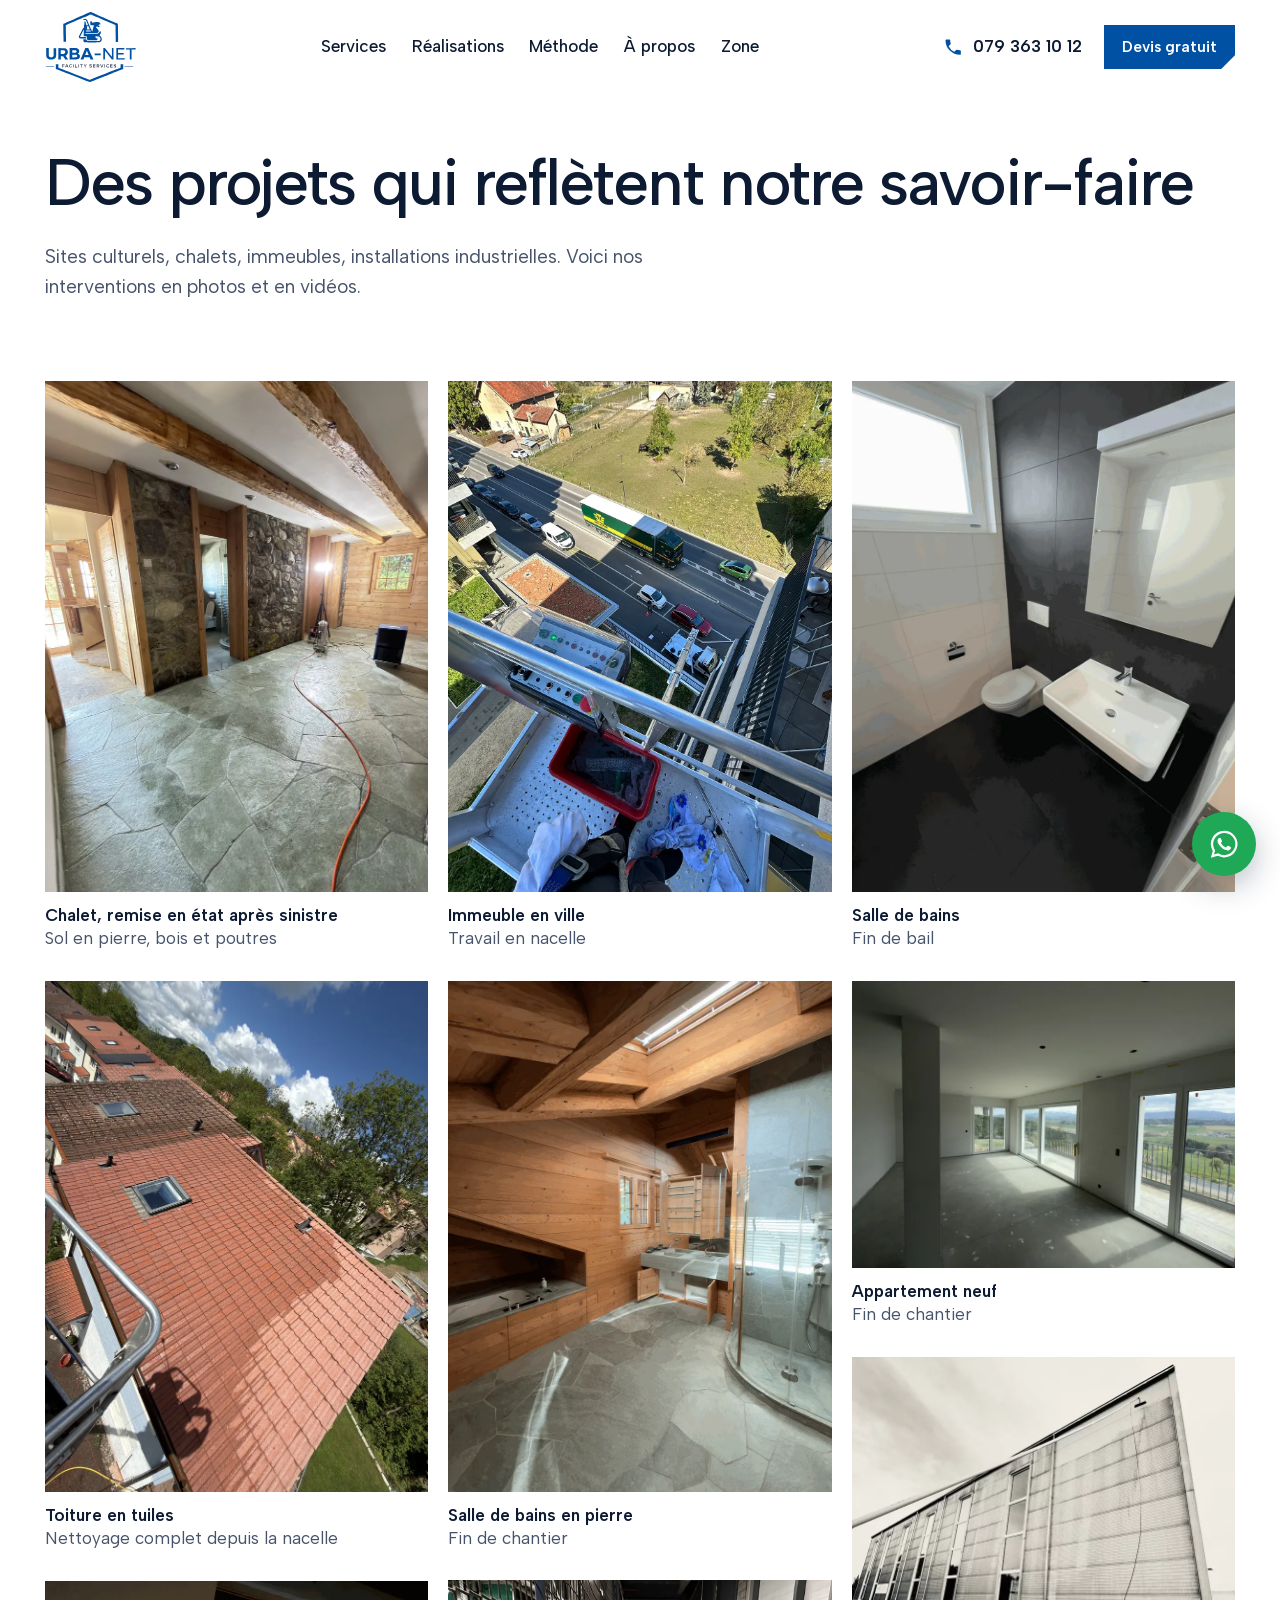
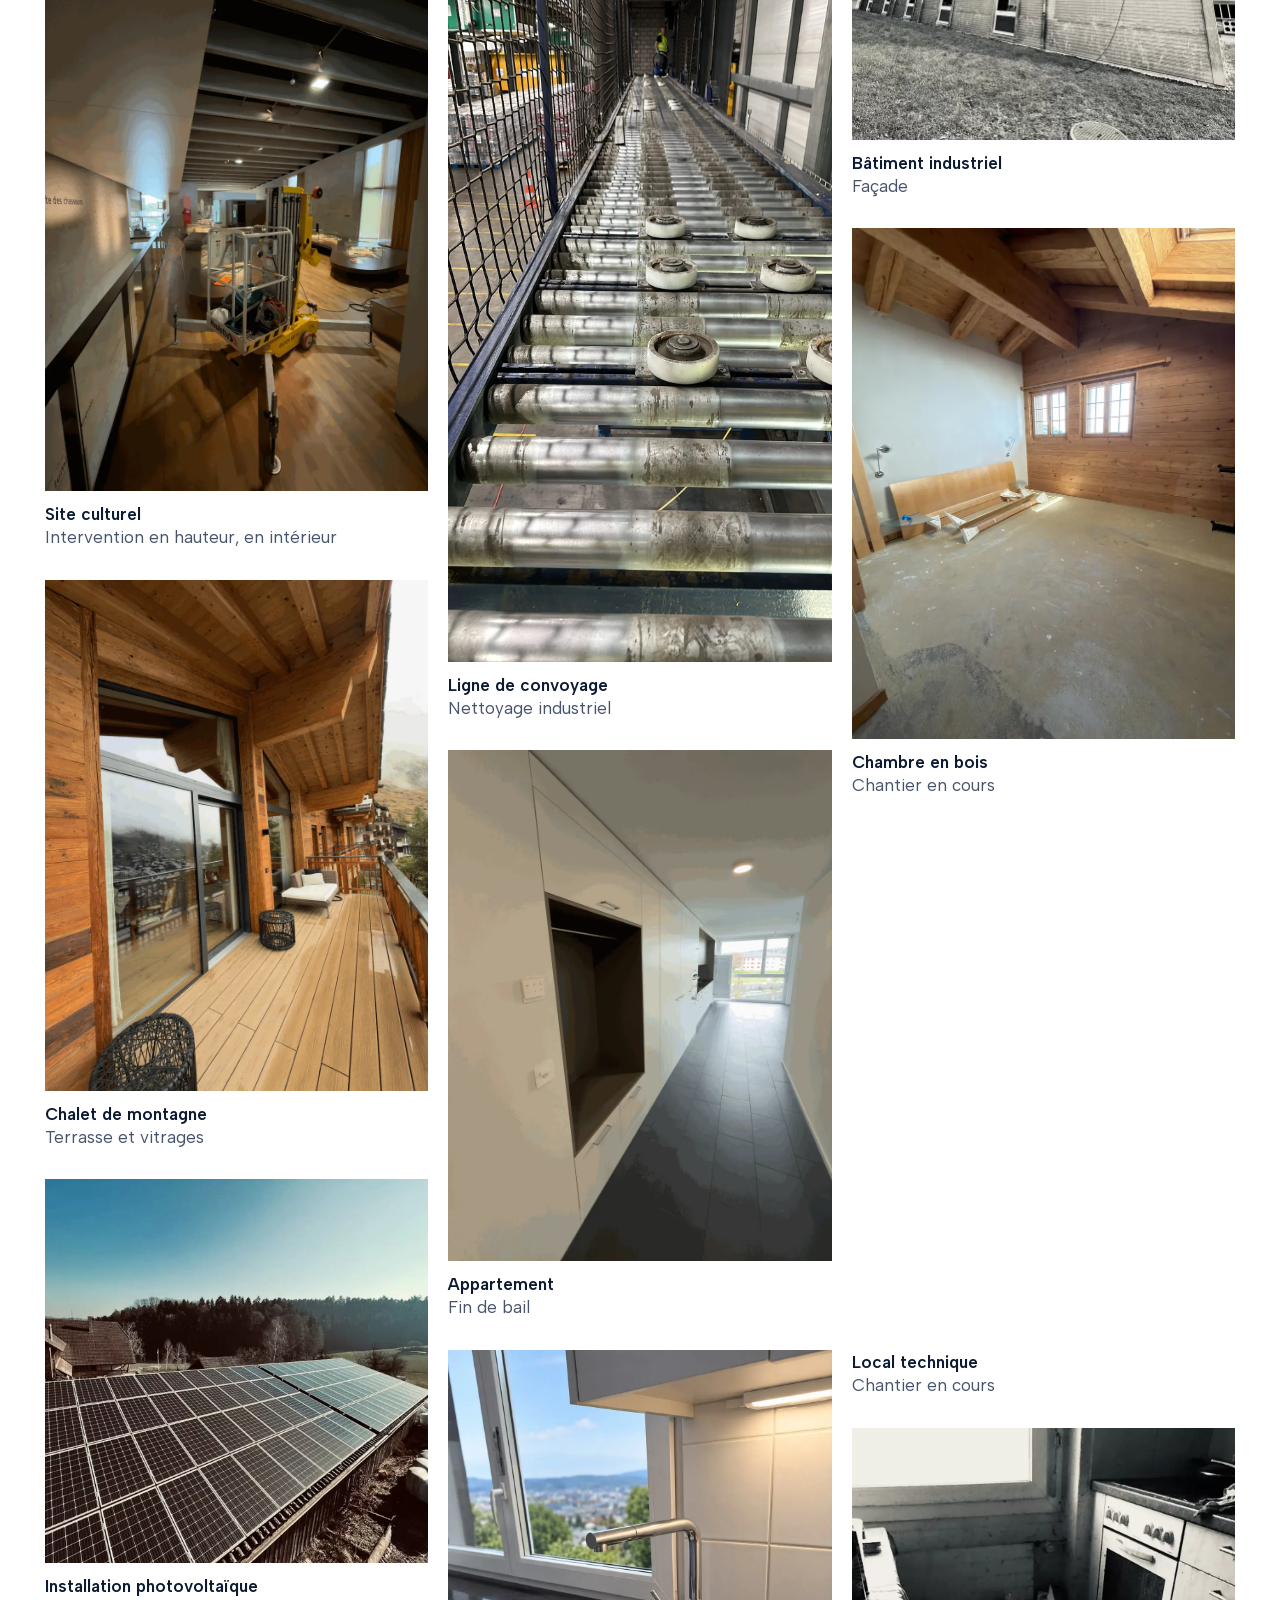
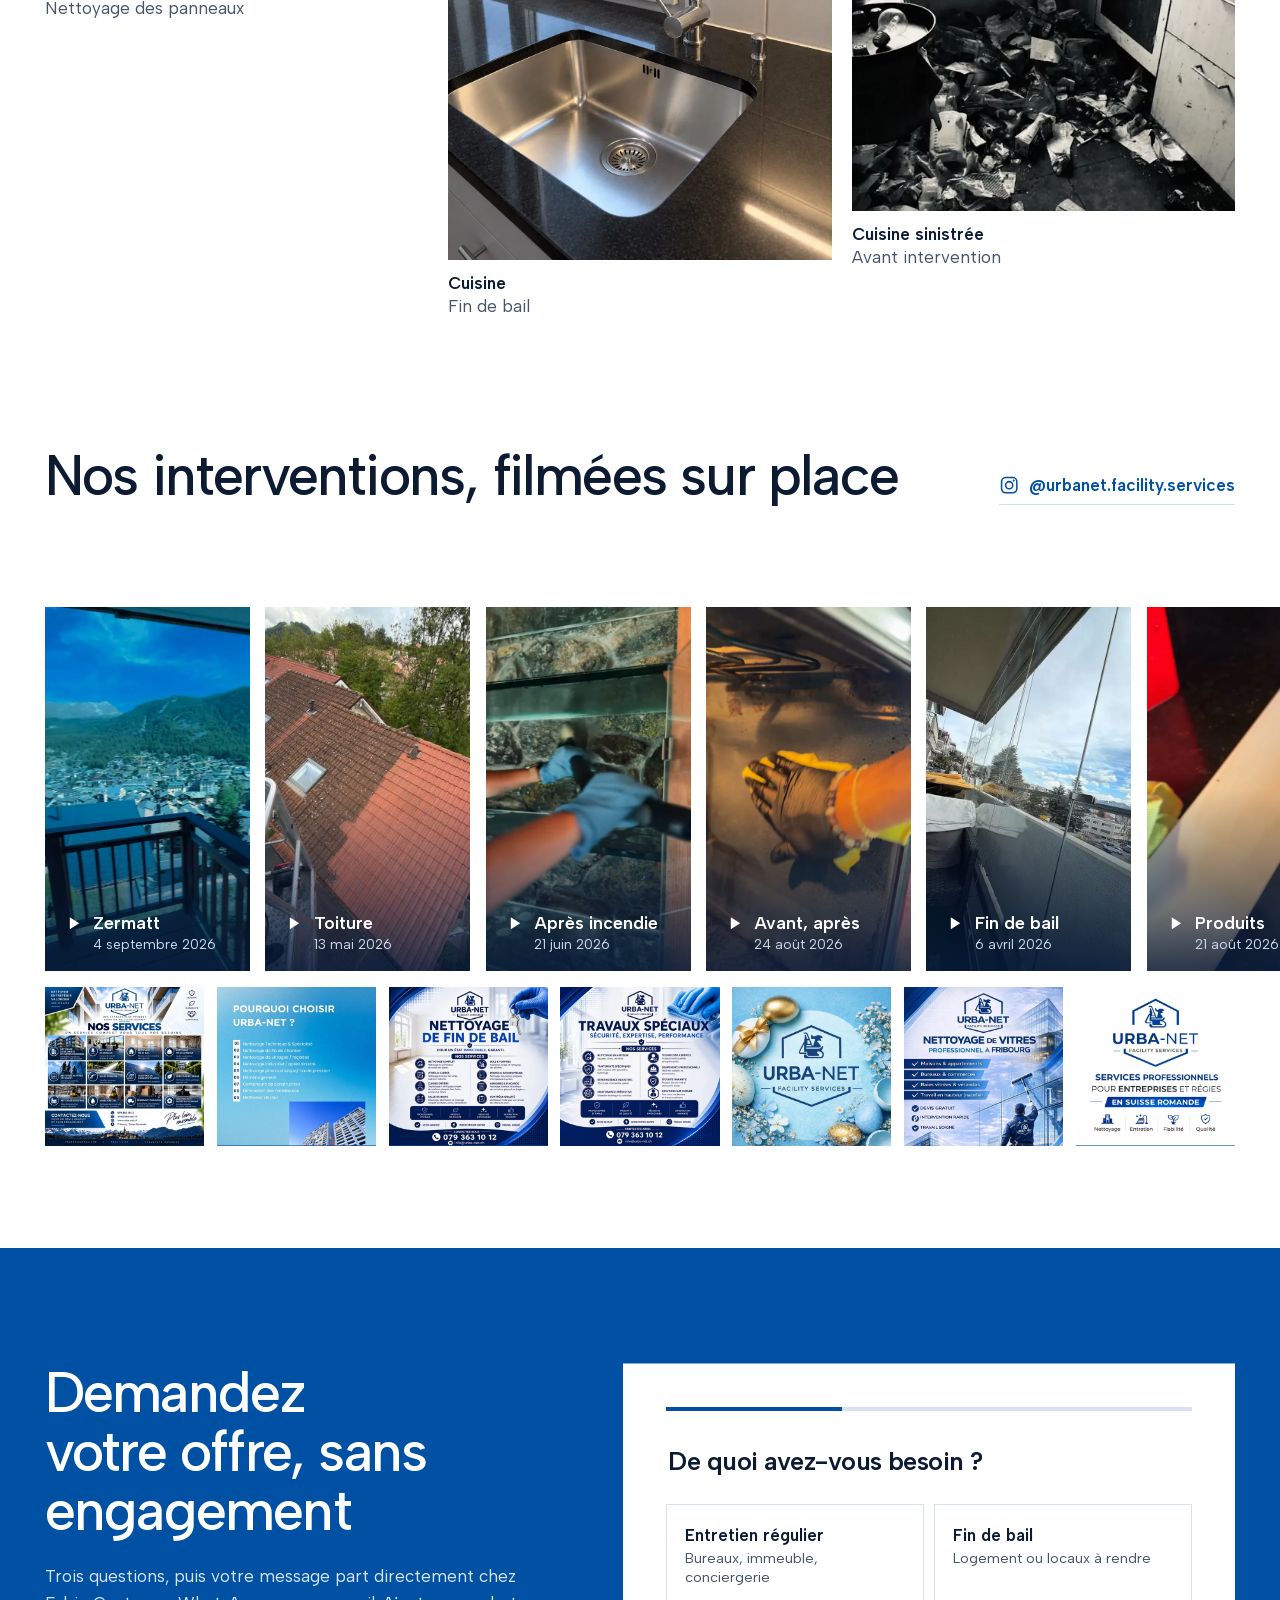
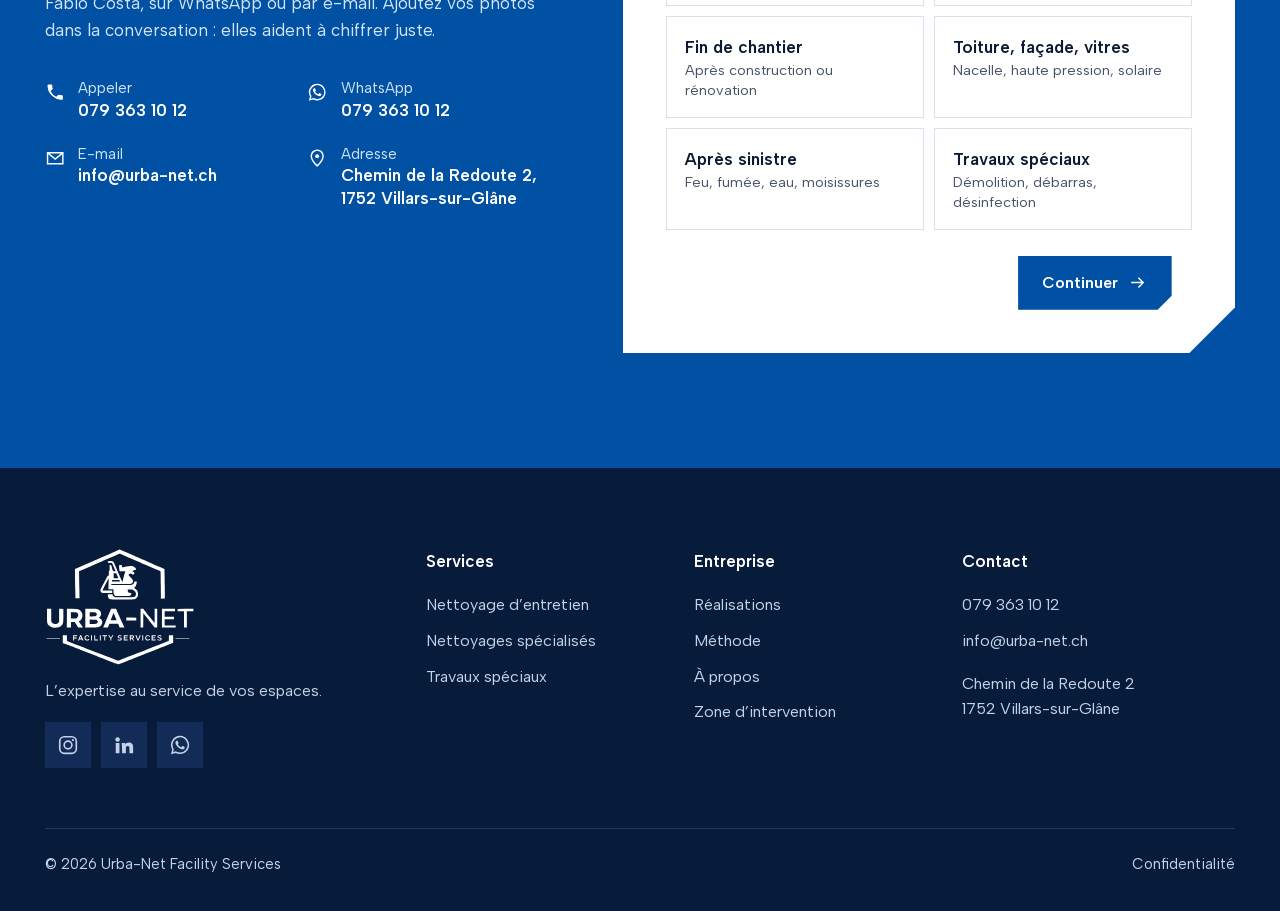
<file: docs/realisations.html>
<!doctype html><html lang="fr-CH"><head><meta charset="utf-8"><meta name="viewport" content="width=device-width,initial-scale=1,viewport-fit=cover">
<title>Réalisations | Urba-Net, nettoyage à Fribourg</title><meta name="description" content="Toitures, chalets, sites culturels, installations solaires, immeubles : les interventions d’Urba-Net en photos et en vidéos."><meta name="robots" content="noindex"><link rel="canonical" href="https://welcometothenextlevel.github.io/urbanet/realisations">
<meta property="og:type" content="website"><meta property="og:locale" content="fr_CH"><meta property="og:title" content="Réalisations | Urba-Net, nettoyage à Fribourg"><meta property="og:description" content="Toitures, chalets, sites culturels, installations solaires, immeubles : les interventions d’Urba-Net en photos et en vidéos."><meta property="og:url" content="https://welcometothenextlevel.github.io/urbanet/realisations"><meta property="og:image" content="https://welcometothenextlevel.github.io/urbanet/img/og.jpg"><meta name="twitter:card" content="summary_large_image">
<meta name="theme-color" content="#ffffff"><meta name="format-detection" content="telephone=no"><link rel="icon" href="img/icon.svg" type="image/svg+xml"><link rel="apple-touch-icon" href="img/apple.png">
<link rel="preload" href="fonts/albert.woff2" as="font" type="font/woff2" crossorigin>
<script>document.documentElement.className='js pre'</script><link rel="stylesheet" href="css/site.css?v=0a6fbda2">
<script type="application/ld+json">[{"@context": "https://schema.org", "@type": "LocalBusiness", "name": "Urba-Net Facility Services", "url": "https://www.urba-net.ch/", "telephone": "+41793631012", "email": "info@urba-net.ch", "image": "https://welcometothenextlevel.github.io/urbanet/img/og.jpg", "address": {"@type": "PostalAddress", "streetAddress": "Chemin de la Redoute 2", "postalCode": "1752", "addressLocality": "Villars-sur-Glâne", "addressRegion": "FR", "addressCountry": "CH"}, "areaServed": ["Fribourg", "Suisse romande"], "founder": {"@type": "Person", "name": "Fabio Costa"}, "sameAs": ["https://www.instagram.com/urbanet.facility.services", "https://ch.linkedin.com/company/urba-net-facility-services"]}]</script></head><body><svg width="0" height="0" style="position:absolute" aria-hidden="true"><defs>
<path id="lg1" fill-rule="evenodd" d="M741.5 836.4C733.8 833.3 713.8 825.5 697.0 819.0C663.7 806.2 618.2 788.5 520.0 750.3C509.3 746.1 492.6 739.7 483.0 735.9C473.4 732.1 448.9 722.6 428.5 714.7C399.1 703.4 391.5 700.1 391.6 698.7C391.7 697.8 391.8 686.4 391.9 673.5L392.0 650.0L405.5 650.0L419.0 650.0L419.0 668.8L419.0 687.5L439.8 695.4C476.0 709.2 571.4 746.1 628.0 768.2C642.0 773.6 667.0 783.3 683.5 789.6C714.5 801.5 717.3 802.6 737.5 810.5C744.1 813.1 751.1 815.8 753.1 816.6L756.8 817.9L768.7 813.1C779.9 808.6 800.0 800.6 881.0 768.5C991.2 724.8 1019.4 713.7 1046.0 703.4C1062.2 697.1 1078.7 690.7 1082.5 689.1L1089.5 686.4L1089.8 668.2L1090.0 650.0L1104.0 650.0L1118.0 650.0L1118.0 674.9L1118.0 699.8L1073.2 717.5C1048.6 727.2 1016.6 739.9 1002.0 745.7C987.4 751.5 950.1 766.3 919.0 778.7C887.9 791.0 839.3 810.3 811.0 821.5C782.6 832.8 758.5 842.0 757.5 842.0C756.4 842.0 749.2 839.4 741.5 836.4ZM285.2 671.2L285.5 669.5L329.8 669.2L374.0 669.0L374.0 671.0L374.0 673.0L329.4 673.0L284.9 673.0L285.2 671.2ZM1133.0 671.0L1133.0 669.0L1178.7 669.2L1224.5 669.5L1224.8 671.2L1225.1 673.0L1179.1 673.0L1133.0 673.0L1133.0 671.0ZM324.3 598.1C313.8 595.5 306.7 591.5 300.0 584.4C289.0 572.6 288.1 567.0 288.0 514.2L288.0 476.0L302.0 476.0L316.0 476.0L316.0 515.9C316.0 558.0 316.1 559.1 320.8 566.3C324.7 572.2 330.8 575.3 339.9 575.8C353.2 576.5 360.7 573.1 365.2 564.1L368.0 558.6L368.0 517.3L368.0 475.9L381.8 476.2L395.5 476.5L395.8 514.5C396.2 565.8 394.9 573.6 383.9 585.4C372.7 597.6 345.7 603.4 324.3 598.1ZM418.4 593.8C418.7 590.9 419.0 563.2 419.0 532.2L419.0 475.8L452.2 476.2L485.5 476.6L491.6 478.7C508.0 484.1 518.3 496.2 521.0 513.2C523.8 530.9 516.1 548.0 501.4 556.6L497.2 559.1L507.8 574.3C513.7 582.7 519.7 591.1 521.1 593.0C522.5 594.9 524.0 597.1 524.4 597.8C525.0 598.7 521.7 599.0 509.3 599.0L493.5 598.9L481.9 580.7L470.3 562.5L458.1 562.6L445.8 562.6L446.0 580.8L446.1 599.0L431.9 599.0L417.7 599.0L418.4 593.8ZM540.0 537.5L540.0 476.0L574.4 476.0C610.5 476.0 616.0 476.5 624.8 480.5C637.5 486.3 643.1 494.3 643.8 507.5L644.2 515.5L640.8 522.0C638.5 526.6 636.1 529.5 632.8 532.0L628.1 535.4L634.8 538.6C659.1 549.8 657.2 583.2 631.6 594.5C622.5 598.5 616.6 599.0 577.3 599.0L540.0 599.0L540.0 537.5ZM658.3 597.2C658.6 596.3 664.9 581.1 672.4 563.5C679.9 545.9 691.3 519.0 697.8 503.8L709.5 476.1L726.2 476.0C737.0 476.0 743.0 476.4 743.0 477.0C743.0 478.1 758.0 511.8 783.1 567.2C790.7 584.1 797.0 598.1 797.0 598.4C797.0 598.7 789.9 599.0 781.2 599.0L765.5 599.0L764.4 595.8C761.2 586.6 756.5 575.4 755.5 574.8C755.0 574.3 741.9 574.1 726.5 574.3L698.5 574.5L693.6 586.8L688.7 599.0L673.2 599.0L657.8 599.0L658.3 597.2ZM903.5 537.5L903.5 476.0L912.5 476.0L921.5 476.0L924.5 479.8C927.7 483.8 930.0 486.6 965.6 532.0C995.4 570.0 995.4 570.0 996.0 570.0C996.3 570.0 996.4 548.9 996.2 523.0L996.0 476.0L1004.5 476.0L1013.0 476.0L1013.0 537.5L1013.0 599.0L1004.6 599.0L996.1 599.0L972.3 568.8C959.2 552.3 942.4 531.0 935.0 521.6L921.5 504.6L921.2 551.8L921.0 599.0L912.2 599.0L903.5 599.0L903.5 537.5ZM1044.0 537.5L1044.0 476.0L1087.0 476.0L1130.0 476.0L1130.0 484.0L1130.0 492.0L1096.0 492.0L1062.0 492.0L1062.0 510.0L1062.0 528.0L1092.5 528.0L1123.0 528.0L1123.0 536.0L1123.0 544.0L1092.5 544.0L1062.0 544.0L1062.0 564.5L1062.0 585.0L1098.2 585.0L1134.5 585.0L1134.5 592.0L1134.5 599.0L1089.3 599.0L1044.0 599.0L1044.0 537.5ZM1189.0 545.5L1189.0 492.0L1167.9 492.0L1146.8 492.0L1147.2 484.2L1147.5 476.5L1199.2 476.2L1251.0 476.0L1251.0 484.0L1251.0 492.0L1229.5 492.0L1208.0 492.0L1208.0 545.5L1208.0 599.0L1198.5 599.0L1189.0 599.0L1189.0 545.5ZM611.5 574.6C624.5 570.6 626.5 556.0 614.8 549.8L610.5 547.6L589.8 547.2L569.0 546.8L569.0 561.4L569.0 576.0L587.8 576.0C601.3 576.0 608.0 575.6 611.5 574.6ZM810.0 543.2L810.0 533.5L842.6 533.7L875.2 534.0L875.3 543.5L875.5 553.0L842.8 553.0L810.0 553.0L810.0 543.2ZM738.4 532.8C734.2 522.7 729.8 511.9 728.7 508.8C726.2 502.1 725.7 501.8 724.3 506.2C723.4 508.8 710.0 543.3 707.3 549.8C706.9 550.7 711.1 551.0 726.3 551.0L745.9 551.0L738.4 532.8ZM482.0 537.6C495.5 530.5 498.0 510.2 486.3 502.3C480.6 498.4 478.2 498.0 461.4 498.0L444.9 498.0L445.1 519.1L445.2 540.2L461.9 539.8C475.6 539.5 479.1 539.1 482.0 537.6ZM608.6 523.3C615.7 519.5 618.0 511.3 613.7 504.9C609.6 498.7 606.7 498.0 586.8 498.0L569.0 498.0L569.0 512.1L569.0 526.2L586.8 525.8C602.5 525.4 605.0 525.2 608.6 523.3ZM703.8 413.4C694.0 410.4 689.4 403.3 688.4 390.0C687.7 380.5 687.5 380.5 703.8 380.5L717.7 380.4L719.0 383.8C721.4 390.4 728.7 396.9 736.4 399.1C742.4 400.8 856.4 400.3 860.7 398.5C880.5 390.2 876.6 362.7 854.1 352.1L848.5 349.5L833.8 349.2L819.0 348.8L819.0 353.9C819.0 365.6 824.0 371.1 835.4 371.9L842.5 372.5L842.3 376.3C841.9 381.8 838.2 387.9 833.8 390.1L830.1 392.0L786.7 392.0C739.1 392.0 739.5 392.0 732.6 386.0C727.3 381.3 725.9 376.5 725.2 360.6L724.7 346.8L708.9 347.3C698.6 347.7 692.9 347.6 692.5 346.9C692.1 346.4 692.4 330.1 693.0 310.9C693.7 291.6 694.0 275.6 693.7 275.3C693.2 274.9 653.0 354.2 653.0 355.6C653.0 355.8 667.4 356.0 685.0 356.0L717.0 356.0L717.0 364.1L717.0 372.1L684.8 371.8C657.0 371.5 652.1 371.3 649.5 369.8C643.3 366.5 638.7 359.1 639.2 353.5C639.4 351.5 649.0 331.9 663.0 305.1L686.5 260.1L690.2 258.6C695.3 256.5 695.5 256.0 695.2 241.5L694.9 228.4L697.6 225.5L700.3 222.6L699.9 206.1L699.5 189.6L702.1 188.6C706.0 187.3 709.9 188.6 711.2 191.8C711.8 193.3 714.0 201.2 716.1 209.5C720.8 227.4 721.4 228.2 730.8 229.1C734.5 229.4 737.8 229.4 738.2 229.1C739.4 228.1 718.6 179.9 715.6 176.7L713.1 173.8L701.5 174.1C688.7 174.5 688.0 174.2 688.0 168.3C688.0 163.2 692.1 161.5 704.5 161.5C712.5 161.5 715.4 162.0 719.2 163.7C723.8 165.8 729.2 171.8 730.6 176.4C732.3 182.2 757.8 242.1 773.3 276.5C783.1 298.4 784.8 300.6 786.3 293.5C789.8 277.3 797.5 247.7 800.0 241.0C801.6 236.5 803.0 232.3 803.0 231.5C803.0 229.2 790.7 227.7 781.0 228.9C766.9 230.7 766.2 230.6 765.1 226.2C763.8 221.6 761.8 192.6 762.6 190.6C763.5 188.1 770.3 186.6 775.2 187.6L779.5 188.5L780.3 194.0C782.0 204.6 785.8 205.2 810.0 198.4C826.4 193.9 843.7 193.0 854.4 196.3C861.0 198.4 869.3 205.8 873.0 213.0C875.8 218.5 874.9 220.1 869.0 219.9C864.0 219.7 857.8 222.1 852.6 226.3L849.8 228.6L857.1 234.1C866.2 240.8 866.3 242.0 858.8 247.8L853.0 252.3L848.5 248.1C842.8 242.8 837.8 242.5 830.8 246.9C822.4 252.3 822.4 252.4 835.9 265.9C850.1 280.2 854.6 287.7 853.7 295.6C853.1 301.3 849.0 306.7 843.0 309.8L838.6 312.0L774.8 312.0L711.0 312.0L711.0 316.0L711.0 320.0L775.2 320.0L839.3 320.0L844.8 318.2C852.7 315.7 859.5 309.4 861.7 302.4L863.4 297.0L871.2 297.0C880.2 297.0 879.9 296.3 877.5 308.7C875.6 318.5 871.0 328.1 865.4 333.7C863.0 336.1 861.0 338.2 861.0 338.5C861.0 338.7 863.1 340.1 865.8 341.6C879.7 349.6 887.2 362.6 887.1 378.8C887.0 388.5 886.5 390.9 883.4 397.0C879.4 405.0 871.6 411.1 862.3 413.5C853.9 415.7 710.9 415.6 703.8 413.4ZM1036.6 324.8C1035.9 230.9 1035.8 228.3 1032.6 227.0C1008.1 216.8 920.2 179.2 882.0 162.5C868.5 156.6 849.9 148.5 840.5 144.5C821.2 136.2 787.3 121.5 775.7 116.3C766.6 112.2 769.7 111.6 742.0 123.7C730.2 128.9 709.0 138.2 695.0 144.2C681.0 150.3 661.4 158.8 651.5 163.0C605.0 183.2 574.4 196.3 538.2 211.8L498.8 228.5L499.5 265.0C499.8 285.1 500.5 321.5 501.0 346.0C501.5 370.5 502.0 394.2 502.0 398.8L502.0 407.0L488.5 407.0L475.0 407.0L474.9 384.2C474.9 371.7 474.7 360.8 474.6 360.0C474.0 357.1 471.7 214.9 472.2 214.4C472.8 213.9 551.4 179.4 594.0 161.1C626.0 147.2 720.3 105.9 750.8 92.4C758.6 88.9 765.7 86.0 766.4 86.0C767.2 86.0 772.3 88.0 777.7 90.4C783.1 92.8 800.5 100.5 816.5 107.5C862.2 127.5 867.7 130.0 899.0 143.7C915.2 150.9 939.1 161.3 952.0 166.9C964.9 172.5 978.9 178.6 983.0 180.5C993.8 185.3 1022.7 197.7 1043.0 206.3L1060.5 213.8L1061.1 230.6C1061.4 239.9 1061.7 263.6 1061.8 283.4C1062.0 303.1 1062.3 319.6 1062.5 320.0C1062.8 320.4 1063.0 340.5 1063.0 364.6L1063.1 408.5L1050.2 408.8L1037.3 409.1L1036.6 324.8ZM766.5 291.8L764.0 286.5L740.0 286.2L716.0 286.0L716.0 291.5L716.0 297.0L742.5 297.0L768.9 297.0L766.5 291.8ZM756.4 274.2C756.6 273.8 753.7 266.3 750.0 257.5L743.1 241.5L734.8 241.5L726.5 241.5L726.6 244.8C726.6 246.5 726.7 254.1 726.8 261.5L727.0 275.0L741.4 275.0C749.4 275.0 756.1 274.7 756.4 274.2Z"/><path id="lg2" fill-rule="evenodd" d="M545.7 683.5C534.8 679.7 530.9 666.9 537.5 656.9C543.2 648.2 560.4 647.5 565.8 655.7L567.2 658.0L564.5 659.0C562.3 659.8 561.4 659.6 559.3 658.0C549.0 649.9 536.6 661.2 542.2 673.5C544.7 679.1 553.1 680.7 559.0 676.6C561.8 674.7 562.9 674.5 564.7 675.3C567.6 676.6 567.6 677.1 564.2 680.3C559.4 684.9 552.7 686.0 545.7 683.5ZM761.0 684.1C754.0 682.7 752.0 680.7 754.0 677.0L754.9 675.2L758.9 677.2C763.8 679.6 771.7 679.4 773.4 676.8C775.2 673.8 772.9 671.8 764.9 669.4C757.2 667.0 753.0 663.7 753.0 659.9C753.0 656.4 755.8 652.3 759.2 650.9C766.1 648.0 779.0 650.6 779.0 654.8C779.0 658.2 777.1 658.8 773.2 656.9C767.2 653.8 760.0 654.9 760.0 658.9C760.0 661.6 761.7 662.6 769.0 664.4C777.3 666.5 780.0 669.0 780.0 674.4C779.9 682.7 772.6 686.4 761.0 684.1ZM946.3 684.0C931.3 680.5 929.4 658.6 943.4 651.3C949.4 648.2 958.5 649.5 963.8 654.3C966.6 656.9 966.6 657.8 963.5 659.0C961.4 659.8 960.5 659.6 958.8 658.0C953.7 653.3 944.7 654.9 941.4 661.1C935.6 672.4 948.1 684.1 958.1 676.9C962.3 673.9 966.4 674.9 964.8 678.5C962.6 683.4 954.2 685.9 946.3 684.0ZM1019.5 683.2C1015.7 681.9 1014.4 681.0 1014.2 679.2C1013.7 676.1 1016.4 675.4 1020.6 677.4C1027.4 680.6 1036.7 678.8 1035.8 674.4C1035.5 672.6 1029.9 670.1 1022.7 668.5C1016.5 667.2 1013.1 660.3 1016.0 654.9C1018.7 650.0 1031.2 648.0 1037.8 651.4C1041.9 653.5 1042.3 654.4 1040.2 656.9L1038.5 659.1L1034.5 657.0C1029.8 654.6 1026.2 654.5 1023.2 656.6C1018.6 659.8 1020.5 661.8 1031.0 664.4C1039.2 666.5 1042.4 669.4 1042.2 674.6C1041.9 683.4 1031.5 687.3 1019.5 683.2ZM460.0 667.0L460.0 650.0L473.0 650.0L486.0 650.0L486.0 653.0L486.0 656.0L476.0 656.0L466.0 656.0L466.0 660.5L466.0 665.0L475.0 665.0L484.0 665.0L484.0 668.0L484.0 670.9L475.2 671.2L466.5 671.5L466.5 677.8L466.5 684.0L463.3 684.0L460.0 684.0L460.0 667.0ZM492.3 682.8C492.6 682.1 495.8 674.4 499.5 665.8L506.2 650.0L509.6 650.0C512.2 650.0 513.3 650.5 514.0 652.2C514.5 653.5 517.8 661.1 521.4 669.2L527.8 684.0L524.1 684.0C520.8 684.0 520.3 683.6 519.1 680.5L517.9 677.0L509.5 677.0L501.1 677.0L499.9 680.5C498.8 683.6 498.2 684.0 495.2 684.0C492.9 684.0 491.9 683.6 492.3 682.8ZM578.0 667.0L578.0 650.0L581.0 650.0L584.0 650.0L584.0 667.0L584.0 684.0L581.0 684.0L578.0 684.0L578.0 667.0ZM599.0 667.0L599.0 650.0L602.0 650.0L605.0 650.0L605.0 664.0L605.0 678.0L614.0 678.0L623.0 678.0L623.0 681.0L623.0 684.0L611.0 684.0L599.0 684.0L599.0 667.0ZM636.0 667.0L636.0 650.0L639.0 650.0L642.0 650.0L642.0 667.0L642.0 684.0L639.0 684.0L636.0 684.0L636.0 667.0ZM665.0 670.0L665.0 656.0L659.0 656.0L653.0 656.0L653.0 653.0L653.0 650.0L668.0 650.0L683.0 650.0L683.0 653.0L683.0 656.0L677.0 656.0L671.0 656.0L671.0 670.0L671.0 684.0L668.0 684.0L665.0 684.0L665.0 670.0ZM705.0 677.7L705.0 671.5L698.7 662.0C695.2 656.8 692.1 651.9 691.6 651.2C691.1 650.3 691.9 650.0 694.7 650.0L698.5 650.0L703.0 657.5C705.5 661.6 707.7 664.9 708.0 664.9C708.3 664.9 710.6 661.5 713.2 657.4L717.9 650.0L721.5 650.0C724.2 650.0 724.9 650.3 724.3 651.3C723.9 652.0 720.7 656.7 717.2 661.7L711.0 670.9L711.0 677.5L711.0 684.0L708.0 684.0L705.0 684.0L705.0 677.7ZM793.0 667.0L793.0 650.0L806.0 650.0L819.0 650.0L819.0 653.0L819.0 656.0L808.9 656.0L798.9 656.0L799.2 659.8L799.5 663.5L808.2 663.8L817.0 664.1L817.0 666.5L817.0 668.9L808.3 669.2L799.6 669.5L799.2 673.8L798.9 678.0L809.5 678.0C818.9 678.0 820.1 678.2 819.6 679.6C819.3 680.5 819.0 681.8 819.0 682.6C819.0 683.7 816.6 684.0 806.0 684.0L793.0 684.0L793.0 667.0ZM833.0 678.8C832.9 675.9 832.7 668.2 832.4 661.7L831.8 649.8L842.8 650.2C855.5 650.6 858.8 652.1 860.4 658.2C861.6 662.8 858.6 669.3 855.2 669.8C852.1 670.3 852.4 671.9 857.0 678.0C861.8 684.5 861.8 684.0 857.2 684.0L853.5 684.0L849.6 678.0C843.5 668.4 839.0 668.5 839.0 678.1L839.0 684.0L836.0 684.0L833.0 684.0L833.0 678.8ZM878.8 672.7C876.3 666.6 873.0 658.9 871.6 655.8L869.0 650.0L872.8 650.0L876.5 650.0L881.5 663.0C884.3 670.1 886.8 676.0 887.1 676.0C887.4 676.0 889.9 670.3 892.6 663.2L897.6 650.5L901.2 650.2L904.9 649.9L898.3 665.2C894.7 673.6 891.6 681.3 891.3 682.2C890.9 683.5 889.7 684.0 887.1 684.0L883.5 684.0L878.8 672.7ZM915.0 667.0L915.0 650.0L918.0 650.0L921.0 650.0L921.0 667.0L921.0 684.0L918.0 684.0L915.0 684.0L915.0 667.0ZM976.0 667.0L976.0 650.0L989.5 650.0L1003.0 650.0L1003.0 653.0L1003.0 656.0L993.0 656.0L983.0 656.0L983.0 660.0L983.0 664.0L991.4 664.0C999.8 664.0 1001.0 664.5 1001.0 668.1C1001.0 668.6 997.0 669.0 992.0 669.0L983.0 669.0L983.0 673.5L983.0 678.0L993.0 678.0L1003.0 678.0L1003.0 681.0L1003.0 684.0L989.5 684.0L976.0 684.0L976.0 667.0ZM515.0 670.2C515.0 669.2 509.7 656.9 509.4 657.2C509.3 657.4 508.0 660.5 506.6 664.2L504.1 671.0L509.5 671.0C512.5 671.0 515.0 670.7 515.0 670.2ZM851.0 665.7C852.6 664.9 853.6 663.4 853.8 661.7C854.3 657.2 852.5 656.0 845.4 656.0L839.0 656.0L839.0 661.5L839.0 667.0L843.8 667.0C846.4 667.0 849.6 666.4 851.0 665.7Z"/>
<symbol id="i-tel" viewBox="0 0 24 24"><path fill="currentColor" d="M6.6 10.8a15 15 0 0 0 6.6 6.6l2.2-2.2a1 1 0 0 1 1-.25 11.4 11.4 0 0 0 3.6.57 1 1 0 0 1 1 1V20a1 1 0 0 1-1 1A17 17 0 0 1 3 4a1 1 0 0 1 1-1h3.5a1 1 0 0 1 1 1c0 1.25.2 2.45.57 3.57a1 1 0 0 1-.25 1z"/></symbol>
<symbol id="i-wa" viewBox="0 0 24 24"><path fill="currentColor" d="M12.04 2a9.9 9.9 0 0 0-8.5 14.95L2.1 22l5.2-1.36A9.9 9.9 0 1 0 12.04 2zm0 18.1a8.2 8.2 0 0 1-4.18-1.15l-.3-.18-3.08.8.82-3-.2-.3a8.2 8.2 0 1 1 6.94 3.83zm4.5-6.15c-.25-.12-1.46-.72-1.69-.8-.22-.08-.39-.12-.55.12-.16.25-.63.8-.78.96-.14.17-.28.19-.53.07a6.7 6.7 0 0 1-3.35-2.93c-.25-.43.25-.4.72-1.33.08-.17.04-.3-.02-.43-.06-.12-.55-1.33-.76-1.82-.2-.48-.4-.41-.55-.42h-.47c-.16 0-.43.06-.65.3-.22.25-.86.84-.86 2.05s.88 2.38 1 2.54c.12.17 1.73 2.65 4.2 3.71 1.56.67 2.17.73 2.95.61.47-.07 1.46-.6 1.66-1.17.2-.58.2-1.07.14-1.17-.06-.11-.22-.17-.47-.29z"/></symbol>
<symbol id="i-ig" viewBox="0 0 24 24"><g fill="none" stroke="currentColor" stroke-width="1.8"><rect x="3" y="3" width="18" height="18" rx="5"/><circle cx="12" cy="12" r="4.2"/></g><circle cx="17.4" cy="6.6" r="1.2" fill="currentColor"/></symbol>
<symbol id="i-li" viewBox="0 0 24 24"><path fill="currentColor" d="M4.98 3.5a2.5 2.5 0 1 1 0 5 2.5 2.5 0 0 1 0-5zM3 9.75h4V21H3zM9.5 9.75h3.8v1.54h.05c.53-.95 1.83-1.95 3.76-1.95 4.02 0 4.77 2.5 4.77 5.8V21h-4v-5.2c0-1.24-.02-2.84-1.8-2.84s-2.08 1.36-2.08 2.75V21h-4z"/></symbol>
<symbol id="i-mail" viewBox="0 0 24 24"><path fill="none" stroke="currentColor" stroke-width="1.7" d="M3 5.5h18v13H3zM3.5 6l8.5 7 8.5-7"/></symbol>
<symbol id="i-arr" viewBox="0 0 24 24"><path fill="none" stroke="currentColor" stroke-width="1.8" d="M4 12h15M13 6l6 6-6 6"/></symbol>
<symbol id="i-x" viewBox="0 0 24 24"><path fill="none" stroke="currentColor" stroke-width="1.8" d="M5 5l14 14M19 5L5 19"/></symbol>
<symbol id="i-doc" viewBox="0 0 24 24"><path fill="none" stroke="currentColor" stroke-width="1.7" d="M6 3h8l4 4v14H6zM9 12h6M9 16h6"/></symbol>
<symbol id="i-play" viewBox="0 0 24 24"><path fill="currentColor" d="M8 5l11 7-11 7z"/></symbol>
<symbol id="i-pin" viewBox="0 0 24 24"><path fill="none" stroke="currentColor" stroke-width="1.7" d="M12 21s7-6.2 7-11.5A7 7 0 0 0 5 9.5C5 14.8 12 21 12 21z"/><circle cx="12" cy="9.6" r="2.3" fill="currentColor"/></symbol>
</defs></svg><a class="skip" href="#main">Aller au contenu</a>
<header class="hd" id="hd"><a class="brand" href="./" aria-label="Urba-Net, accueil"><svg class="logo" viewBox="275 76 986 776" role="img" aria-label="Urba-Net Facility Services"><use href="#lg1"/><use class="l2" href="#lg2"/></svg></a><nav class="nav" aria-label="Navigation"><div class="dd"><a href="./#services">Services</a><div class="ddp"><a href="nettoyage-entretien">Nettoyage d’entretien</a><a href="nettoyages-specialises">Nettoyages spécialisés</a><a href="travaux-speciaux">Travaux spéciaux</a></div></div><a href="realisations">Réalisations</a><a href="./#methode">Méthode</a><a href="./#apropos">À propos</a><a href="./#zone">Zone</a></nav>
<div class="hda"><a class="tel" href="tel:+41793631012"><svg class="i" aria-hidden="true"><use href="#i-tel"/></svg><span>079 363 10 12</span></a><a class="btn sm" href="#devis">Devis gratuit</a><button class="burger" aria-label="Ouvrir le menu" aria-expanded="false" aria-controls="mm"><i></i><i></i></button></div></header>
<div class="mm" id="mm" inert><nav aria-label="Menu mobile"><a href="nettoyage-entretien">Nettoyage d’entretien</a><a href="nettoyages-specialises">Nettoyages spécialisés</a><a href="travaux-speciaux">Travaux spéciaux</a><a href="realisations">Réalisations</a><a href="./#methode">Méthode</a><a href="./#apropos">À propos</a><a href="./#zone">Zone</a><a href="#devis">Devis gratuit</a></nav>
<div class="mmc"><a class="btn" href="tel:+41793631012"><svg class="i" aria-hidden="true"><use href="#i-tel"/></svg>Appeler le 079 363 10 12</a><a class="btn wa" href="https://wa.me/41793631012?text=Bonjour%20Urba-Net%2C%20j%E2%80%99aimerais%20un%20devis." target="_blank" rel="noopener"><svg class="i" aria-hidden="true"><use href="#i-wa"/></svg>Écrire sur WhatsApp</a></div></div><main id="main"><section class="ph nm"><div class="w"><h1>Des projets qui reflètent notre savoir-faire</h1><p>Sites culturels, chalets, immeubles, installations industrielles. Voici nos interventions en photos et en vidéos.</p></div></section><section class="rgs"><div class="w rgg"><figure class="rg" data-zoom="img/chalet-1400.webp"><img src="img/chalet-800.webp" srcset="img/chalet-800.webp 800w, img/chalet-1400.webp 1400w" sizes="(min-width:900px) 45vw, 92vw" alt="Chalet, remise en état après sinistre" loading=lazy decoding="async"><figcaption><b>Chalet, remise en état après sinistre</b><span>Sol en pierre, bois et poutres</span></figcaption></figure><figure class="rg" data-zoom="img/toit-1400.webp"><img src="img/toit-800.webp" srcset="img/toit-800.webp 800w, img/toit-1400.webp 1400w" sizes="(min-width:900px) 45vw, 92vw" alt="Toiture en tuiles" loading=lazy decoding="async"><figcaption><b>Toiture en tuiles</b><span>Nettoyage complet depuis la nacelle</span></figcaption></figure><figure class="rg" data-zoom="img/musee-900.webp"><img src="img/musee-900.webp" alt="Site culturel" loading=lazy decoding="async"><figcaption><b>Site culturel</b><span>Intervention en hauteur, en intérieur</span></figcaption></figure><figure class="rg" data-zoom="img/balcon-900.webp"><img src="img/balcon-900.webp" alt="Chalet de montagne" loading=lazy decoding="async"><figcaption><b>Chalet de montagne</b><span>Terrasse et vitrages</span></figcaption></figure><figure class="rg" data-zoom="img/solaire-1100.webp"><img src="img/solaire-1100.webp" alt="Installation photovoltaïque" loading=lazy decoding="async"><figcaption><b>Installation photovoltaïque</b><span>Nettoyage des panneaux</span></figcaption></figure><figure class="rg" data-zoom="img/nacelle-1100.webp"><img src="img/nacelle-1100.webp" alt="Immeuble en ville" loading=lazy decoding="async"><figcaption><b>Immeuble en ville</b><span>Travail en nacelle</span></figcaption></figure><figure class="rg" data-zoom="img/bain-900.webp"><img src="img/bain-900.webp" alt="Salle de bains en pierre" loading=lazy decoding="async"><figcaption><b>Salle de bains en pierre</b><span>Fin de chantier</span></figcaption></figure><figure class="rg" data-zoom="img/convoyeur-1100.webp"><img src="img/convoyeur-1100.webp" alt="Ligne de convoyage" loading=lazy decoding="async"><figcaption><b>Ligne de convoyage</b><span>Nettoyage industriel</span></figcaption></figure><figure class="rg" data-zoom="img/couloir-900.webp"><img src="img/couloir-900.webp" alt="Appartement" loading=lazy decoding="async"><figcaption><b>Appartement</b><span>Fin de bail</span></figcaption></figure><figure class="rg" data-zoom="img/evier-1100.webp"><img src="img/evier-1100.webp" alt="Cuisine" loading=lazy decoding="async"><figcaption><b>Cuisine</b><span>Fin de bail</span></figcaption></figure><figure class="rg" data-zoom="img/sdb-900.webp"><img src="img/sdb-900.webp" alt="Salle de bains" loading=lazy decoding="async"><figcaption><b>Salle de bains</b><span>Fin de bail</span></figcaption></figure><figure class="rg" data-zoom="img/appart-1400.webp"><img src="img/appart-800.webp" srcset="img/appart-800.webp 800w, img/appart-1400.webp 1400w" sizes="(min-width:900px) 45vw, 92vw" alt="Appartement neuf" loading=lazy decoding="async"><figcaption><b>Appartement neuf</b><span>Fin de chantier</span></figcaption></figure><figure class="rg" data-zoom="img/industrie-1100.webp"><img src="img/industrie-1100.webp" alt="Bâtiment industriel" loading=lazy decoding="async"><figcaption><b>Bâtiment industriel</b><span>Façade</span></figcaption></figure><figure class="rg" data-zoom="img/chambre-1400.webp"><img src="img/chambre-800.webp" srcset="img/chambre-800.webp 800w, img/chambre-1400.webp 1400w" sizes="(min-width:900px) 45vw, 92vw" alt="Chambre en bois" loading=lazy decoding="async"><figcaption><b>Chambre en bois</b><span>Chantier en cours</span></figcaption></figure><figure class="rg" data-zoom="img/brut-1400.webp"><img src="img/brut-800.webp" srcset="img/brut-800.webp 800w, img/brut-1400.webp 1400w" sizes="(min-width:900px) 45vw, 92vw" alt="Local technique" loading=lazy decoding="async"><figcaption><b>Local technique</b><span>Chantier en cours</span></figcaption></figure><figure class="rg" data-zoom="img/incendie-1100.webp"><img src="img/incendie-1100.webp" alt="Cuisine sinistrée" loading=lazy decoding="async"><figcaption><b>Cuisine sinistrée</b><span>Avant intervention</span></figcaption></figure></div></section><section class="soci" id="instagram"><div class="w"><div class="sh"><h2>Nos interventions, filmées sur place</h2><a class="lk" href="https://www.instagram.com/urbanet.facility.services" target="_blank" rel="noopener"><svg class="i" aria-hidden="true"><use href="#i-ig"/></svg>@urbanet.facility.services</a></div></div><div class="rls"><button class="rl" data-story="zermatt"><img src="img/reel-zermatt.webp" alt="Zermatt" loading="lazy" width="540" height="960"><video muted loop playsinline preload="none" data-src="video/zermatt.mp4"></video><span><svg class="i" aria-hidden="true"><use href="#i-play"/></svg><b>Zermatt</b><small>4 septembre 2026</small></span></button><button class="rl" data-story="toiture"><img src="img/reel-toiture.webp" alt="Toiture" loading="lazy" width="540" height="960"><video muted loop playsinline preload="none" data-src="video/toiture.mp4"></video><span><svg class="i" aria-hidden="true"><use href="#i-play"/></svg><b>Toiture</b><small>13 mai 2026</small></span></button><button class="rl" data-story="feu"><img src="img/reel-feu.webp" alt="Après incendie" loading="lazy" width="540" height="960"><video muted loop playsinline preload="none" data-src="video/feu.mp4"></video><span><svg class="i" aria-hidden="true"><use href="#i-play"/></svg><b>Après incendie</b><small>21 juin 2026</small></span></button><button class="rl" data-story="avantapres"><img src="img/reel-avantapres.webp" alt="Avant, après" loading="lazy" width="540" height="960"><video muted loop playsinline preload="none" data-src="video/avantapres.mp4"></video><span><svg class="i" aria-hidden="true"><use href="#i-play"/></svg><b>Avant, après</b><small>24 août 2026</small></span></button><button class="rl" data-story="finbail"><img src="img/reel-finbail.webp" alt="Fin de bail" loading="lazy" width="540" height="960"><video muted loop playsinline preload="none" data-src="video/finbail.mp4"></video><span><svg class="i" aria-hidden="true"><use href="#i-play"/></svg><b>Fin de bail</b><small>6 avril 2026</small></span></button><button class="rl" data-story="produits"><img src="img/reel-produits.webp" alt="Produits" loading="lazy" width="540" height="960"><video muted loop playsinline preload="none" data-src="video/produits.mp4"></video><span><svg class="i" aria-hidden="true"><use href="#i-play"/></svg><b>Produits</b><small>21 août 2026</small></span></button></div><div class="w"><div class="pos"><button class="po" data-post="0"><img src="img/post-services-500.webp" alt="Nos services" loading="lazy" width="500" height="500"><span>Nos services</span></button><button class="po" data-post="1"><img src="img/post-pourquoi-500.webp" alt="Pourquoi choisir Urba-Net" loading="lazy" width="500" height="500"><span>Pourquoi choisir Urba-Net</span></button><button class="po" data-post="2"><img src="img/post-finbail-500.webp" alt="Nettoyage de fin de bail" loading="lazy" width="500" height="500"><span>Nettoyage de fin de bail</span></button><button class="po" data-post="3"><img src="img/post-speciaux-500.webp" alt="Travaux spéciaux" loading="lazy" width="500" height="500"><span>Travaux spéciaux</span></button><button class="po" data-post="4"><img src="img/post-paques-500.webp" alt="Joyeuses Pâques" loading="lazy" width="500" height="500"><span>Joyeuses Pâques</span></button><button class="po" data-post="5"><img src="img/post-vitres-500.webp" alt="Nettoyage de vitres" loading="lazy" width="500" height="500"><span>Nettoyage de vitres</span></button><button class="po" data-post="6"><img src="img/post-intro-500.webp" alt="Services pour entreprises et régies" loading="lazy" width="500" height="500"><span>Services pour entreprises et régies</span></button></div></div></section><section class="devis" id="devis"><div class="w dv"><div class="dvl"><h2>Demandez votre offre, sans engagement</h2><p>Trois questions, puis votre message part directement chez Fabio Costa, sur WhatsApp ou par e-mail. Ajoutez vos photos dans la conversation : elles aident à chiffrer juste.</p>
<ul class="ct"><li><a href="tel:+41793631012"><svg class="i" aria-hidden="true"><use href="#i-tel"/></svg><span>Appeler<b>079 363 10 12</b></span></a></li><li><a href="https://wa.me/41793631012?text=Bonjour%20Urba-Net%2C%20j%E2%80%99aimerais%20un%20devis." target="_blank" rel="noopener"><svg class="i" aria-hidden="true"><use href="#i-wa"/></svg><span>WhatsApp<b>079 363 10 12</b></span></a></li><li><a href="mailto:info@urba-net.ch"><svg class="i" aria-hidden="true"><use href="#i-mail"/></svg><span>E-mail<b>info@urba-net.ch</b></span></a></li><li><a href="https://maps.google.com/?q=Chemin+de+la+Redoute+2,+1752+Villars-sur-Gl%C3%A2ne" target="_blank" rel="noopener"><svg class="i" aria-hidden="true"><use href="#i-pin"/></svg><span>Adresse<b>Chemin de la Redoute 2, 1752 Villars-sur-Glâne</b></span></a></li></ul></div>
<form class="wz" novalidate><div class="wzp" aria-hidden="true"><i></i></div>
<fieldset class="st on"><legend>De quoi avez-vous besoin ?</legend><div class="opts"><label class="opt"><input type="radio" name="besoin" value="Entretien régulier"><span><b>Entretien régulier</b><small>Bureaux, immeuble, conciergerie</small></span></label><label class="opt"><input type="radio" name="besoin" value="Fin de bail"><span><b>Fin de bail</b><small>Logement ou locaux à rendre</small></span></label><label class="opt"><input type="radio" name="besoin" value="Fin de chantier"><span><b>Fin de chantier</b><small>Après construction ou rénovation</small></span></label><label class="opt"><input type="radio" name="besoin" value="Toiture, façade, vitres"><span><b>Toiture, façade, vitres</b><small>Nacelle, haute pression, solaire</small></span></label><label class="opt"><input type="radio" name="besoin" value="Après sinistre"><span><b>Après sinistre</b><small>Feu, fumée, eau, moisissures</small></span></label><label class="opt"><input type="radio" name="besoin" value="Travaux spéciaux"><span><b>Travaux spéciaux</b><small>Démolition, débarras, désinfection</small></span></label></div></fieldset>
<fieldset class="st"><legend>Parlez-nous du lieu</legend><p class="lb">Vous êtes</p><div class="chips"><label class="chip"><input type="radio" name="qui" value="Particulier" checked><span>Particulier</span></label><label class="chip"><input type="radio" name="qui" value="Régie ou PPE"><span>Régie ou PPE</span></label><label class="chip"><input type="radio" name="qui" value="Entreprise"><span>Entreprise</span></label><label class="chip"><input type="radio" name="qui" value="Chantier"><span>Chantier</span></label><label class="chip"><input type="radio" name="qui" value="Assurance"><span>Assurance</span></label></div><p class="lb">Délai</p><div class="chips"><label class="chip"><input type="radio" name="delai" value="Urgent"><span>Urgent</span></label><label class="chip"><input type="radio" name="delai" value="Ce mois-ci" checked><span>Ce mois-ci</span></label><label class="chip"><input type="radio" name="delai" value="Plus tard"><span>Plus tard</span></label><label class="chip"><input type="radio" name="delai" value="Contrat régulier"><span>Contrat régulier</span></label></div><label class="fi">Localité<input name="lieu" autocomplete="address-level2" placeholder="Ex. Fribourg"></label></fieldset>
<fieldset class="st"><legend>Où vous répondre ?</legend><div class="two"><label class="fi">Nom<input name="nom" autocomplete="name"></label><label class="fi">Téléphone<input name="tel" type="tel" autocomplete="tel"></label></div><label class="fi">Votre projet<textarea name="msg" rows="4" placeholder="Surface, état des lieux, accès…"></textarea></label><p class="err" role="alert"></p></fieldset>
<div class="wzb"><button type="button" class="back" hidden>Retour</button><button type="button" class="btn next">Continuer <svg class="i" aria-hidden="true"><use href="#i-arr"/></svg></button><div class="send" hidden><button type="submit" class="btn wa"><svg class="i" aria-hidden="true"><use href="#i-wa"/></svg>Envoyer sur WhatsApp</button><button type="button" class="btn ghost mailb"><svg class="i" aria-hidden="true"><use href="#i-mail"/></svg>Envoyer par e-mail</button></div></div></form></div></section></main><footer class="ft"><div class="w ftg"><div><a href="./" class="fl"><svg class="logo" viewBox="275 76 986 776" role="img" aria-label="Urba-Net Facility Services"><use href="#lg1"/><use class="l2" href="#lg2"/></svg></a><p>L’expertise au service de vos espaces.</p><div class="soc"><a href="https://www.instagram.com/urbanet.facility.services" target="_blank" rel="noopener" aria-label="Instagram"><svg class="i" aria-hidden="true"><use href="#i-ig"/></svg></a><a href="https://ch.linkedin.com/company/urba-net-facility-services" target="_blank" rel="noopener" aria-label="LinkedIn"><svg class="i" aria-hidden="true"><use href="#i-li"/></svg></a><a href="https://wa.me/41793631012?text=Bonjour%20Urba-Net%2C%20j%E2%80%99aimerais%20un%20devis." target="_blank" rel="noopener" aria-label="WhatsApp"><svg class="i" aria-hidden="true"><use href="#i-wa"/></svg></a></div></div>
<div><h3>Services</h3><a href="nettoyage-entretien">Nettoyage d’entretien</a><a href="nettoyages-specialises">Nettoyages spécialisés</a><a href="travaux-speciaux">Travaux spéciaux</a></div><div><h3>Entreprise</h3><a href="realisations">Réalisations</a><a href="./#methode">Méthode</a><a href="./#apropos">À propos</a><a href="./#zone">Zone d’intervention</a></div>
<div><h3>Contact</h3><a href="tel:+41793631012">079 363 10 12</a><a href="mailto:info@urba-net.ch">info@urba-net.ch</a><p>Chemin de la Redoute 2<br>1752 Villars-sur-Glâne</p></div></div><div class="w ftb"><span>© 2026 Urba-Net Facility Services</span><a href="confidentialite">Confidentialité</a></div></footer>
<div class="wdg" id="wdg"><div class="wdp" id="wdp" role="dialog" aria-label="Écrire à Urba-Net sur WhatsApp" inert><div class="wdh"><img src="img/fabio-sq.webp" alt="" width="44" height="44" loading="lazy"><div><b>Fabio Costa</b><span>Urba-Net Facility Services</span></div><button aria-label="Fermer" class="wdx"><svg class="i" aria-hidden="true"><use href="#i-x"/></svg></button></div><div class="wdb"><p class="bub">Bonjour, dites-nous en deux mots ce qu’il vous faut. Vous pouvez joindre des photos.</p><a href="https://wa.me/41793631012?text=Bonjour%20Urba-Net.%20J%E2%80%99aimerais%20un%20devis." target="_blank" rel="noopener">J’aimerais un devis</a><a href="https://wa.me/41793631012?text=Bonjour%20Urba-Net.%20Je%20rends%20un%20logement%20%28fin%20de%20bail%29." target="_blank" rel="noopener">Je rends un logement (fin de bail)</a><a href="https://wa.me/41793631012?text=Bonjour%20Urba-Net.%20C%E2%80%99est%20urgent%2C%20apr%C3%A8s%20un%20sinistre." target="_blank" rel="noopener">C’est urgent, après un sinistre</a><a href="https://wa.me/41793631012?text=Bonjour%20Urba-Net.%20Toiture%2C%20fa%C3%A7ade%20ou%20vitres." target="_blank" rel="noopener">Toiture, façade ou vitres</a></div></div><button class="wdt" aria-expanded="false" aria-controls="wdp" aria-label="WhatsApp"><svg class="i" aria-hidden="true"><use href="#i-wa"/></svg></button></div>
<div class="bar"><a href="tel:+41793631012"><svg class="i" aria-hidden="true"><use href="#i-tel"/></svg>Appeler</a><a class="g" href="https://wa.me/41793631012?text=Bonjour%20Urba-Net%2C%20j%E2%80%99aimerais%20un%20devis." target="_blank" rel="noopener"><svg class="i" aria-hidden="true"><use href="#i-wa"/></svg>WhatsApp</a><a class="b" href="#devis"><svg class="i" aria-hidden="true"><use href="#i-doc"/></svg>Devis gratuit</a></div>
<a class="dock" href="#devis"><span>Devis gratuit</span><svg class="i" aria-hidden="true"><use href="#i-arr"/></svg></a>
<div class="sv" id="sv" role="dialog" aria-modal="true" aria-label="Publications" hidden><button class="svx" aria-label="Fermer"><svg class="i" aria-hidden="true"><use href="#i-x"/></svg></button><button class="sva l" aria-label="Précédent"><svg class="i" aria-hidden="true"><use href="#i-arr"/></svg></button><div class="svc"><div class="svp"></div><div class="svm"></div></div><div class="svt"></div><button class="sva r" aria-label="Suivant"><svg class="i" aria-hidden="true"><use href="#i-arr"/></svg></button></div>
<script>window.ST=[{"id": "zermatt", "title": "Zermatt", "items": [{"v": "video/zermatt.mp4", "p": "img/reel-zermatt.webp", "d": "4 septembre 2026", "c": "Travaux compliqués ? Laissez-nous faire.\n\nChez URBA-NET, chaque défi a sa solution. Même les travaux les plus complexes, nous trouvons la solution pour tout.\n\nZermatt. URBA-NET, votre projet, notre savoir-faire.", "u": "https://www.instagram.com/reel/Dc4HMtDtZpT/"}]}, {"id": "toiture", "title": "Toiture", "items": [{"v": "video/toiture.mp4", "p": "img/reel-toiture.webp", "d": "13 mai 2026", "c": "Nettoyage de toiture : avez-vous déjà nettoyé la vôtre ?\n\nAvec le temps, les mousses, les algues, la pollution et l’humidité abîment votre toit et réduisent sa durée de vie. Une toiture propre, ce n’est pas seulement une question d’esthétique : c’est aussi protéger votre maison et éviter des coûts importants à l’avenir.\n\nRésultat professionnel, travail soigné, satisfaction garantie.", "u": "https://www.instagram.com/reel/DYRS3dLtPhp/"}]}, {"id": "feu", "title": "Après incendie", "items": [{"v": "video/feu.mp4", "p": "img/reel-feu.webp", "d": "21 juin 2026", "c": "Chaque détail compte lorsqu’il s’agit de redonner vie à un espace touché par le feu.\n\nNotre équipe intervient pour décontaminer les surfaces touchées par la fumée, éliminer les odeurs persistantes, nettoyer et assainir les locaux, préparer les lieux pour une rénovation en toute sécurité.", "u": "https://www.instagram.com/reel/DZ2ybiSNiOz/"}]}, {"id": "avantapres", "title": "Avant, après", "items": [{"v": "video/avantapres.mp4", "p": "img/reel-avantapres.webp", "d": "24 août 2026", "c": "Avant. Intervention. Résultat.\n\nUn nettoyage professionnel, ce n’est pas simplement enlever la saleté. C’est remettre un espace en parfait état, dans les délais, avec le souci du détail.\n\nNous intervenons pour les régies, PPE, entreprises et propriétaires à Fribourg et environs.", "u": "https://www.instagram.com/reel/DcbC_ogtmBT/"}]}, {"id": "finbail", "title": "Fin de bail", "items": [{"v": "video/finbail.mp4", "p": "img/reel-finbail.webp", "d": "6 avril 2026", "c": "Nettoyage professionnel. Vous quittez un appartement ou un bureau ? Nous garantissons un nettoyage impeccable.\n\nNettoyage complet (sols, cuisine, salle de bain, vitres). Intervention rapide. Accepté par les régies.\n\nFribourg et alentours. Devis 100 % gratuit.", "u": "https://www.instagram.com/reel/DW0jYSZNdil/"}]}, {"id": "produits", "title": "Produits", "items": [{"v": "video/produits.mp4", "p": "img/reel-produits.webp", "d": "21 août 2026", "c": "Et vous, quel produit utilisez-vous pour obtenir un résultat vraiment impeccable ?\n\nChez URBA-NET, nous utilisons des produits professionnels pour garantir propreté, efficacité et qualité à chaque intervention.", "u": "https://www.instagram.com/reel/DcTEJuitcuL/"}]}];window.PO=[{"p": "img/post-services-1080.webp", "t": "Nos services", "d": "23 septembre 2026", "c": "Nettoyer, entretenir, valoriser. Des solutions professionnelles pour des espaces impeccables.\n\nFribourg, Suisse romande. Devis gratuit et sans engagement.\n\nURBA-NET, plus loin, ensemble.", "u": "https://www.instagram.com/p/Ddo0zGst-Tr/"}, {"p": "img/post-pourquoi-1080.webp", "t": "Pourquoi choisir Urba-Net", "d": "26 mai 2026", "c": "Chez URBA-NET Facility Services, nous mettons la qualité, la fiabilité et le professionnalisme au cœur de chaque intervention.\n\nNettoyage technique et spécialisé, fin de chantier, vitrages et façades, industriel et après sinistre, photovoltaïque et haute pression, déménagement et débarras, conteneurs de construction, élimination des moisissures, nettoyeur de jour.", "u": "https://www.instagram.com/p/DYzxCfVN5qg/"}, {"p": "img/post-finbail-1080.webp", "t": "Nettoyage de fin de bail", "d": "30 avril 2026", "c": "Nettoyage de fin de bail, sans stress. Vous quittez votre logement ? Assurez-vous de récupérer votre caution.\n\nNettoyage complet (cuisine, salle de bains, vitres…), conforme aux exigences des régies, reprise gratuite si nécessaire.\n\nObjectif : remise des clés sans souci.", "u": "https://www.instagram.com/p/DXxIbtODVmP/"}, {"p": "img/post-speciaux-1080.webp", "t": "Travaux spéciaux", "d": "30 avril 2026", "c": "Travaux spéciaux, performance et sécurité.\n\nNettoyage en hauteur (façades, vitres, verrières), dépoussiérage industriel, traitements spécifiques (anti-mousse, hydrofuge), maintenance préventive.\n\nTechniciens certifiés, équipements professionnels, sécurité garantie.", "u": "https://www.instagram.com/p/DXxH7-6jTBX/"}, {"p": "img/post-paques-1080.webp", "t": "Joyeuses Pâques", "d": "2 avril 2026", "c": "Joyeuses Pâques de la part de toute l’équipe de Urba-Net Facility Services !\n\nMerci pour votre confiance et votre collaboration. Nous restons à vos côtés pour garantir des environnements propres, sûrs et agréables au quotidien.", "u": "https://www.instagram.com/p/DWo6i6ijXVX/"}, {"p": "img/post-vitres-1080.webp", "t": "Nettoyage de vitres", "d": "19 mars 2026", "c": "Marre des vitres sales ? On les rend impeccables en un seul passage.\n\nIntervention rapide. Résultat pro garanti. Devis 100 % gratuit. Fribourg et région.", "u": "https://www.instagram.com/p/DWEk70yiFf4/"}, {"p": "img/post-intro-1080.webp", "t": "Services pour entreprises et régies", "d": "15 mars 2026", "c": "Des services professionnels de nettoyage et d’entretien pour les entreprises et régies en Suisse romande.\n\nNotre mission : offrir des espaces propres, sains et accueillants pour vos collaborateurs et vos clients.", "u": "https://www.instagram.com/p/DV5qw8DDUev/"}]</script>
<script src="js/gsap.min.js" defer></script><script src="js/ScrollTrigger.min.js" defer></script><script src="js/lenis.min.js" defer></script><script src="js/site.js?v=334ee85a" defer></script></body></html>
</file>
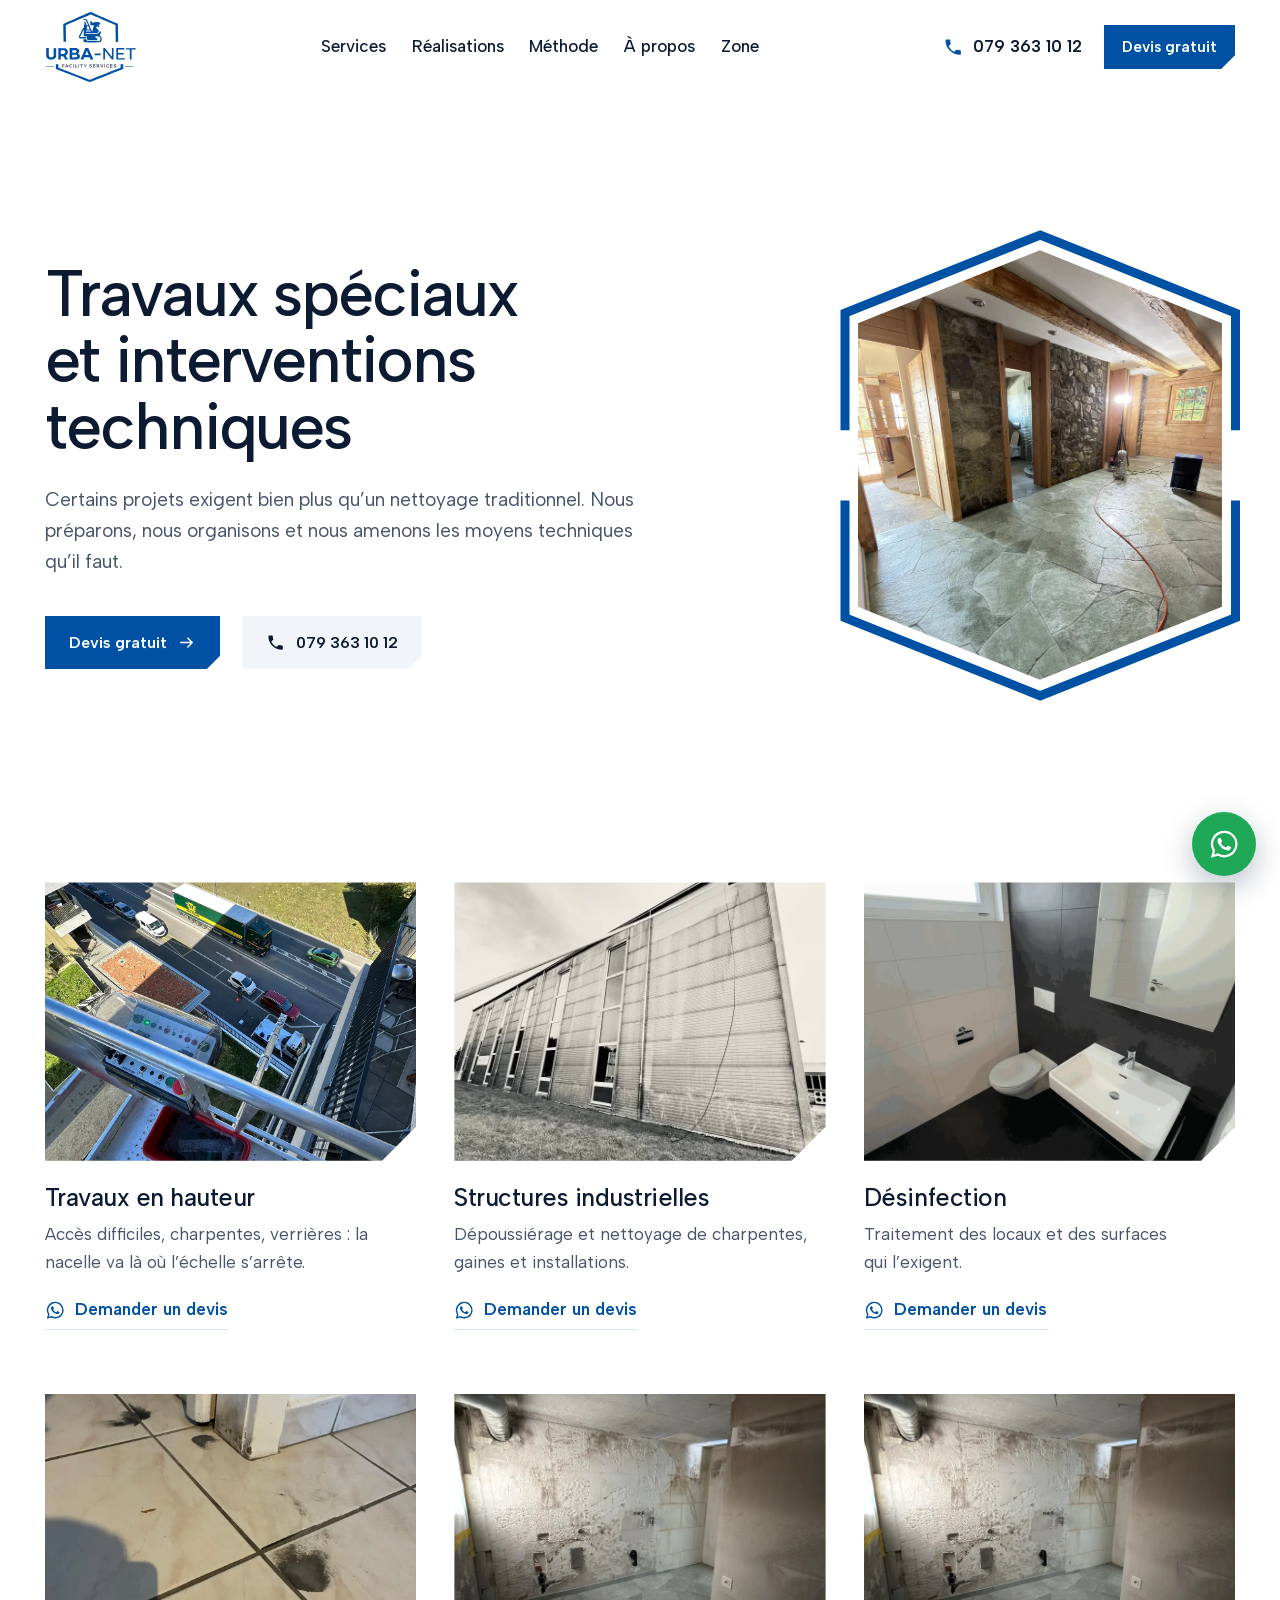
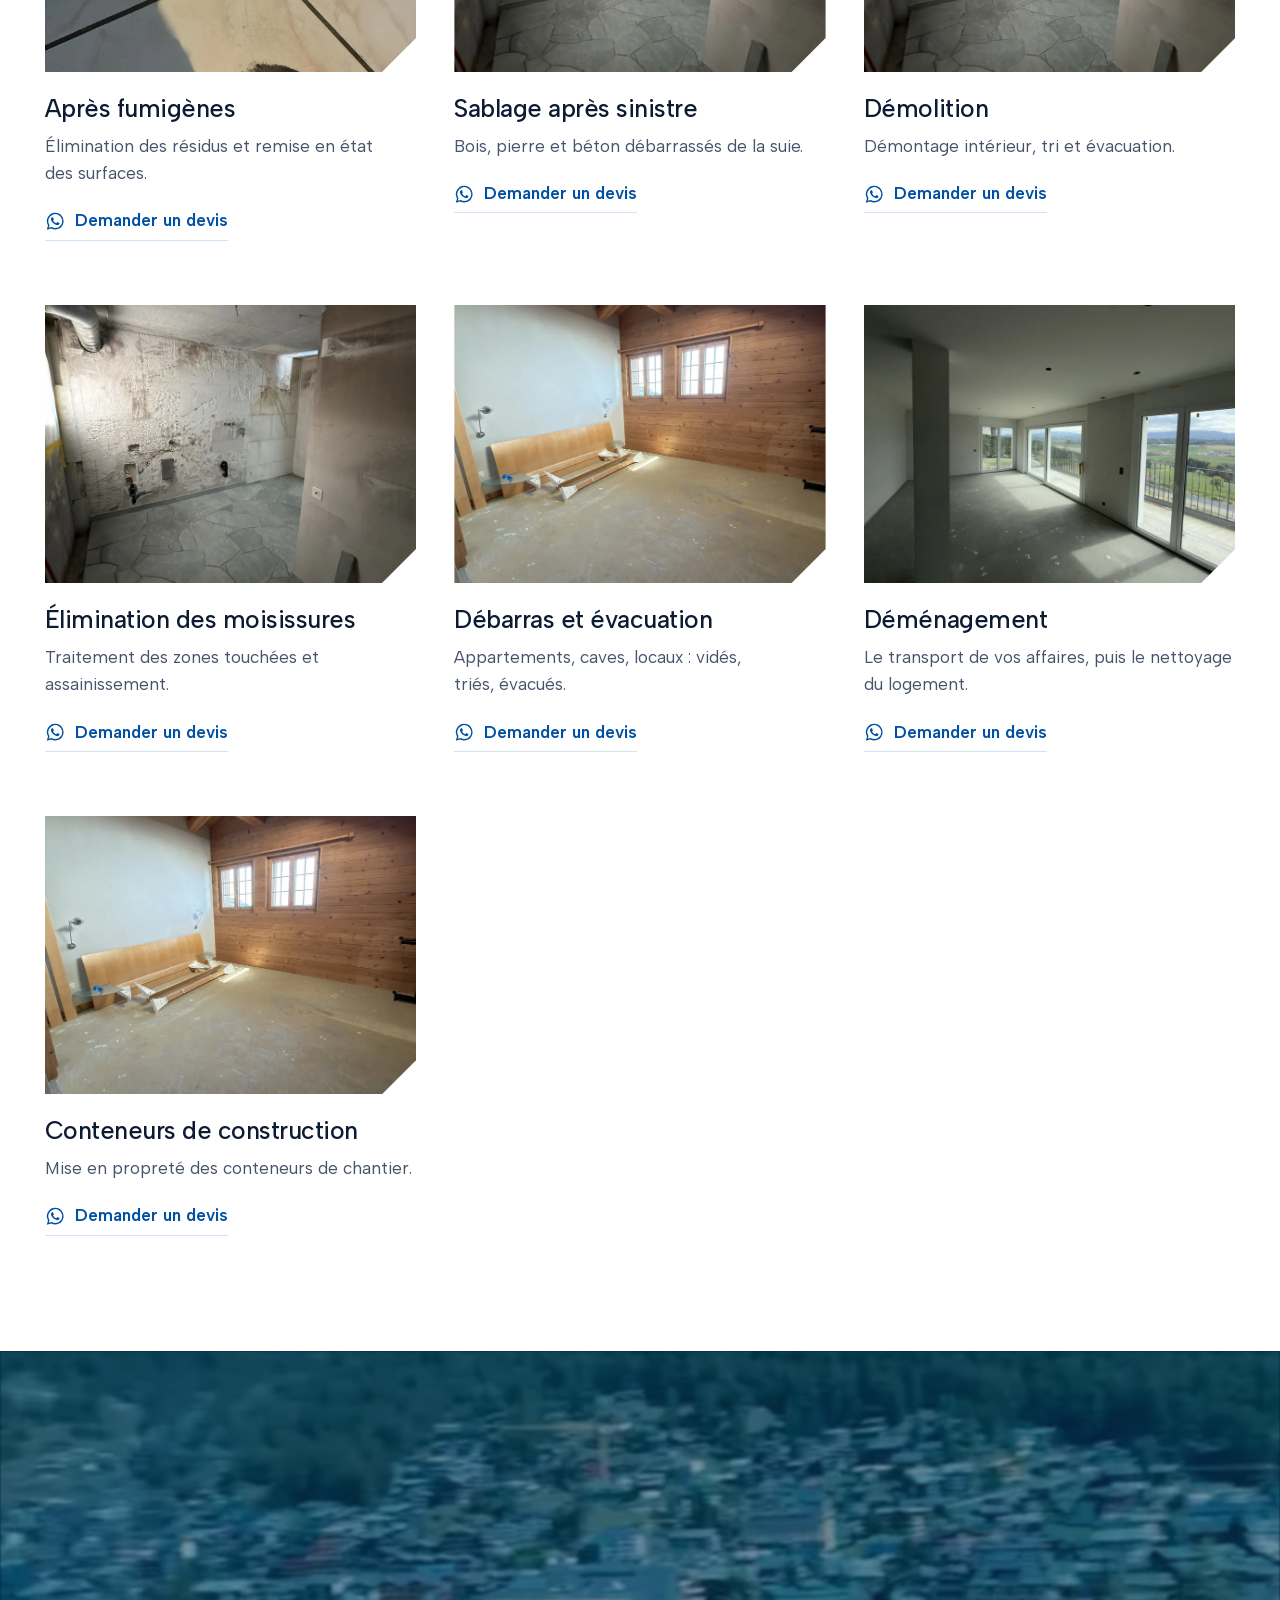
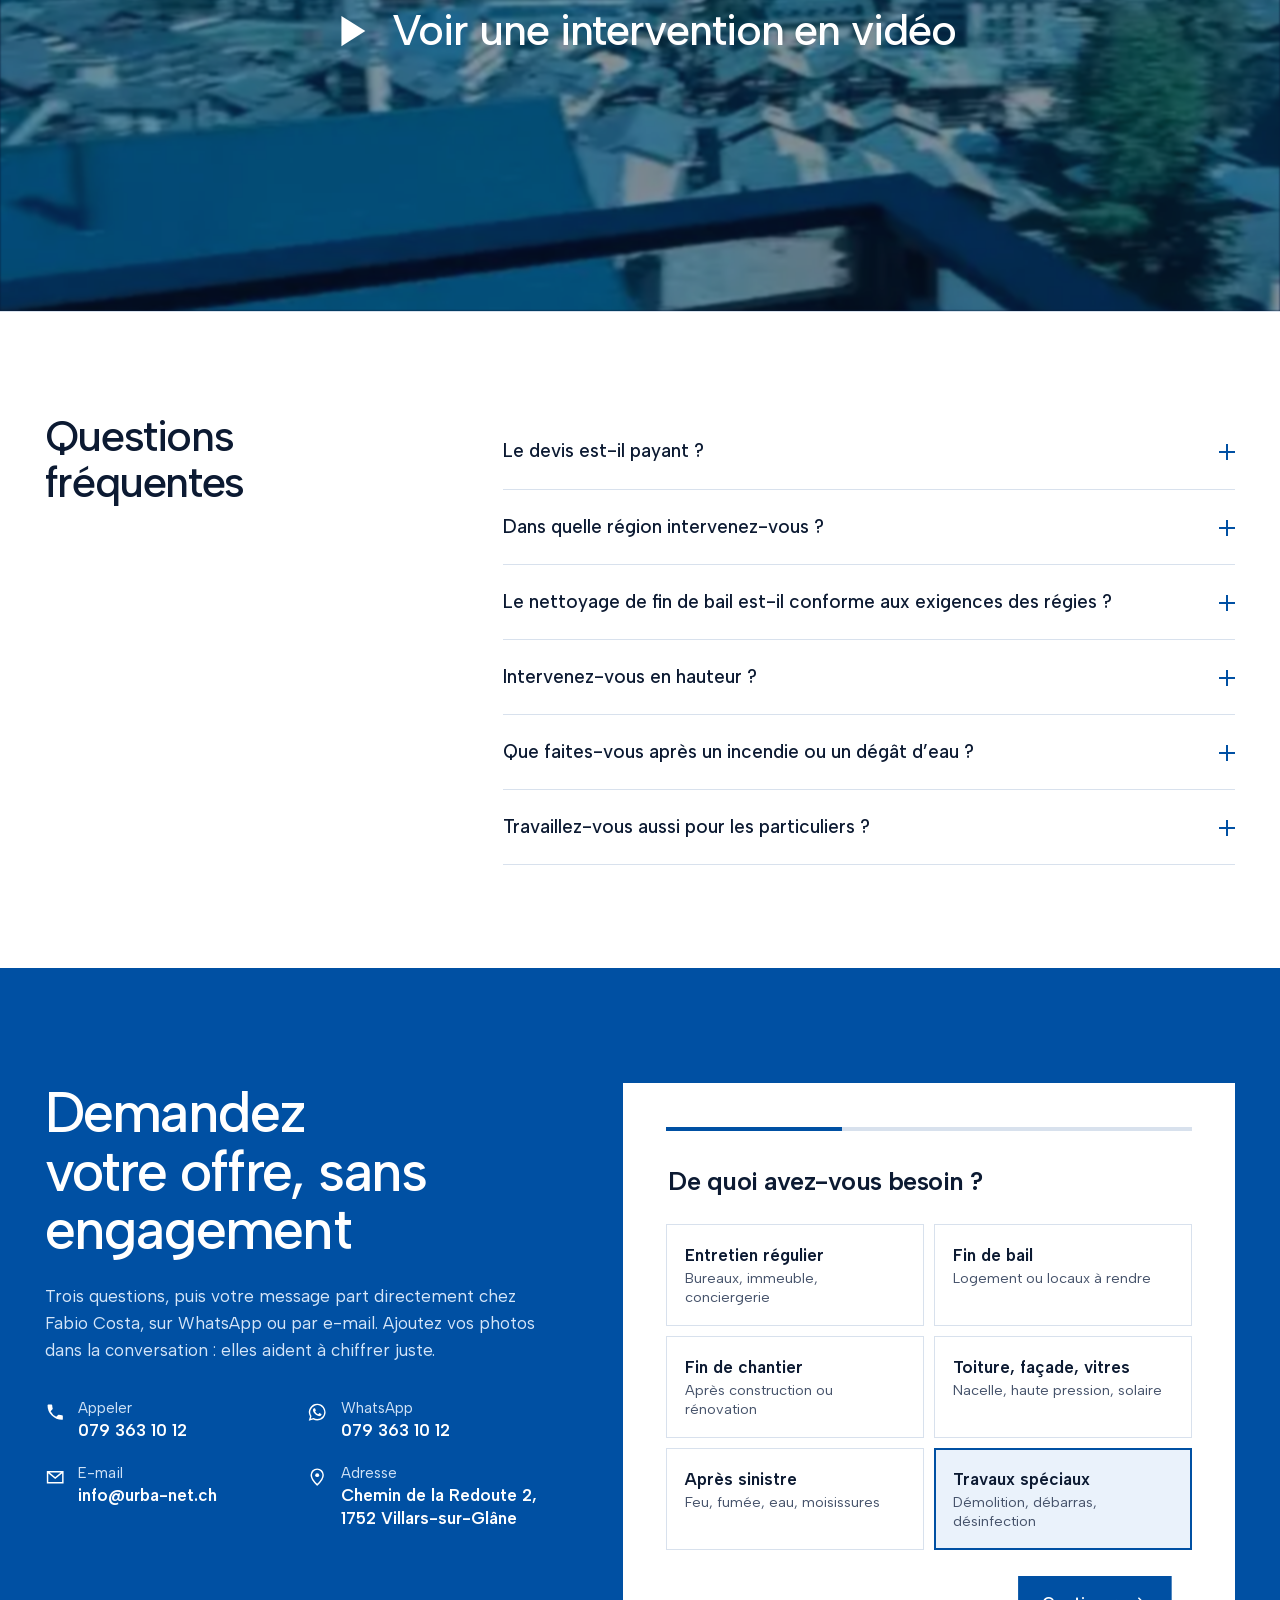
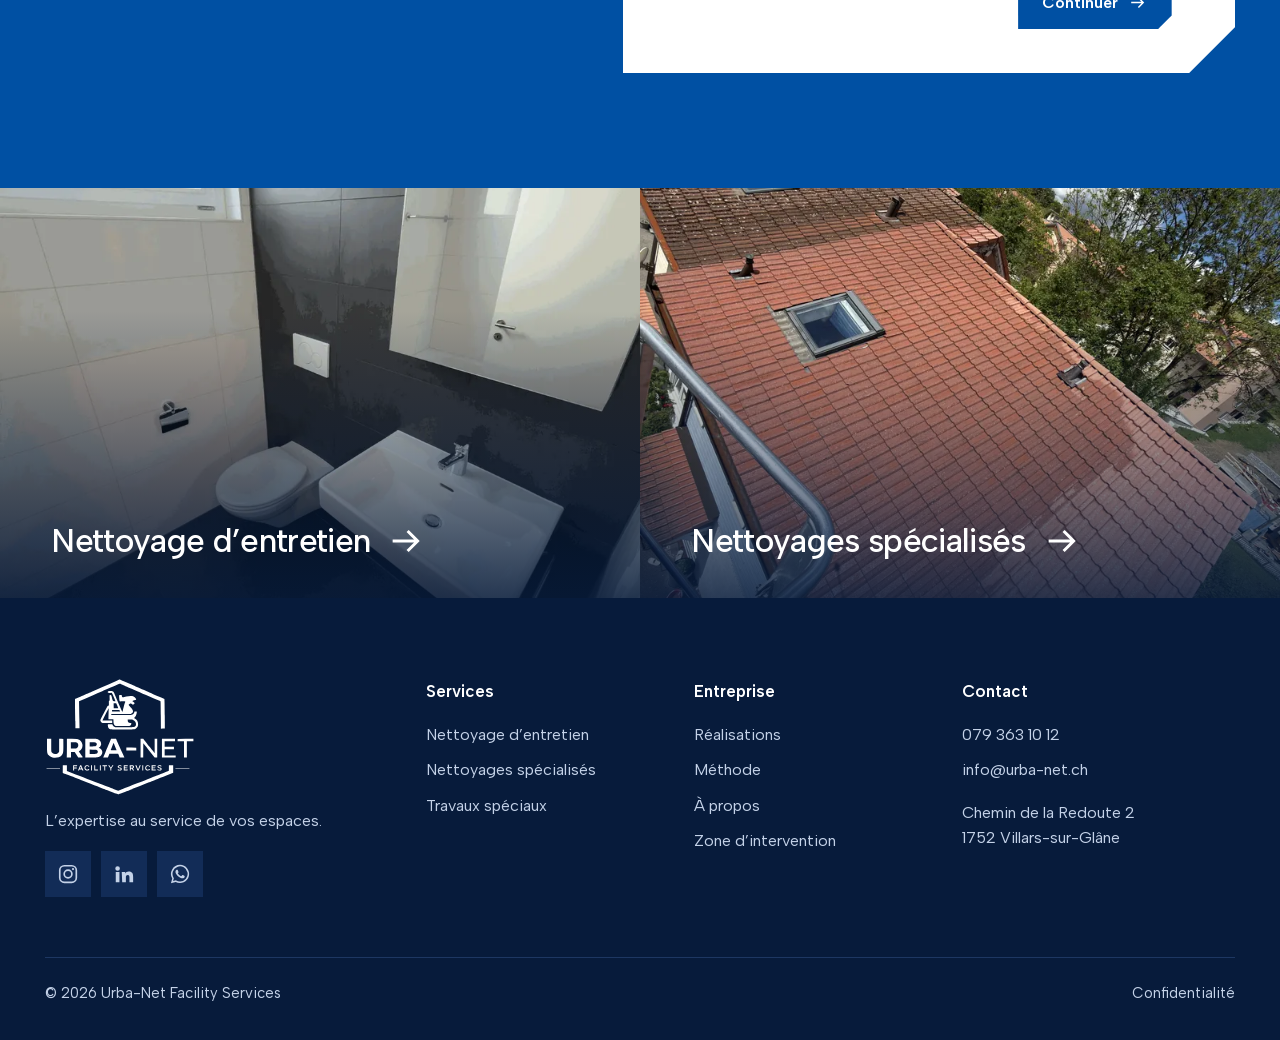
<file: docs/travaux-speciaux.html>
<!doctype html><html lang="fr-CH"><head><meta charset="utf-8"><meta name="viewport" content="width=device-width,initial-scale=1,viewport-fit=cover">
<title>Travaux spéciaux à Fribourg : démolition, désinfection, débarras</title><meta name="description" content="Désinfection, travaux en hauteur, sablage après sinistre, démolition, débarras et déménagement à Fribourg et en Suisse romande."><meta name="robots" content="noindex"><link rel="canonical" href="https://welcometothenextlevel.github.io/urbanet/travaux-speciaux">
<meta property="og:type" content="website"><meta property="og:locale" content="fr_CH"><meta property="og:title" content="Travaux spéciaux à Fribourg : démolition, désinfection, débarras"><meta property="og:description" content="Désinfection, travaux en hauteur, sablage après sinistre, démolition, débarras et déménagement à Fribourg et en Suisse romande."><meta property="og:url" content="https://welcometothenextlevel.github.io/urbanet/travaux-speciaux"><meta property="og:image" content="https://welcometothenextlevel.github.io/urbanet/img/og.jpg"><meta name="twitter:card" content="summary_large_image">
<meta name="theme-color" content="#ffffff"><meta name="format-detection" content="telephone=no"><link rel="icon" href="img/icon.svg" type="image/svg+xml"><link rel="apple-touch-icon" href="img/apple.png">
<link rel="preload" href="fonts/albert.woff2" as="font" type="font/woff2" crossorigin>
<script>document.documentElement.className='js pre'</script><link rel="stylesheet" href="css/site.css?v=0a6fbda2">
<script type="application/ld+json">[{"@context": "https://schema.org", "@type": "LocalBusiness", "name": "Urba-Net Facility Services", "url": "https://www.urba-net.ch/", "telephone": "+41793631012", "email": "info@urba-net.ch", "image": "https://welcometothenextlevel.github.io/urbanet/img/og.jpg", "address": {"@type": "PostalAddress", "streetAddress": "Chemin de la Redoute 2", "postalCode": "1752", "addressLocality": "Villars-sur-Glâne", "addressRegion": "FR", "addressCountry": "CH"}, "areaServed": ["Fribourg", "Suisse romande"], "founder": {"@type": "Person", "name": "Fabio Costa"}, "sameAs": ["https://www.instagram.com/urbanet.facility.services", "https://ch.linkedin.com/company/urba-net-facility-services"]}, {"@context": "https://schema.org", "@type": "Service", "name": "Travaux spéciaux et interventions techniques", "provider": {"@type": "LocalBusiness", "name": "Urba-Net Facility Services"}, "areaServed": "Suisse romande", "description": "Désinfection, travaux en hauteur, sablage après sinistre, démolition, débarras et déménagement à Fribourg et en Suisse romande."}]</script></head><body><svg width="0" height="0" style="position:absolute" aria-hidden="true"><defs>
<path id="lg1" fill-rule="evenodd" d="M741.5 836.4C733.8 833.3 713.8 825.5 697.0 819.0C663.7 806.2 618.2 788.5 520.0 750.3C509.3 746.1 492.6 739.7 483.0 735.9C473.4 732.1 448.9 722.6 428.5 714.7C399.1 703.4 391.5 700.1 391.6 698.7C391.7 697.8 391.8 686.4 391.9 673.5L392.0 650.0L405.5 650.0L419.0 650.0L419.0 668.8L419.0 687.5L439.8 695.4C476.0 709.2 571.4 746.1 628.0 768.2C642.0 773.6 667.0 783.3 683.5 789.6C714.5 801.5 717.3 802.6 737.5 810.5C744.1 813.1 751.1 815.8 753.1 816.6L756.8 817.9L768.7 813.1C779.9 808.6 800.0 800.6 881.0 768.5C991.2 724.8 1019.4 713.7 1046.0 703.4C1062.2 697.1 1078.7 690.7 1082.5 689.1L1089.5 686.4L1089.8 668.2L1090.0 650.0L1104.0 650.0L1118.0 650.0L1118.0 674.9L1118.0 699.8L1073.2 717.5C1048.6 727.2 1016.6 739.9 1002.0 745.7C987.4 751.5 950.1 766.3 919.0 778.7C887.9 791.0 839.3 810.3 811.0 821.5C782.6 832.8 758.5 842.0 757.5 842.0C756.4 842.0 749.2 839.4 741.5 836.4ZM285.2 671.2L285.5 669.5L329.8 669.2L374.0 669.0L374.0 671.0L374.0 673.0L329.4 673.0L284.9 673.0L285.2 671.2ZM1133.0 671.0L1133.0 669.0L1178.7 669.2L1224.5 669.5L1224.8 671.2L1225.1 673.0L1179.1 673.0L1133.0 673.0L1133.0 671.0ZM324.3 598.1C313.8 595.5 306.7 591.5 300.0 584.4C289.0 572.6 288.1 567.0 288.0 514.2L288.0 476.0L302.0 476.0L316.0 476.0L316.0 515.9C316.0 558.0 316.1 559.1 320.8 566.3C324.7 572.2 330.8 575.3 339.9 575.8C353.2 576.5 360.7 573.1 365.2 564.1L368.0 558.6L368.0 517.3L368.0 475.9L381.8 476.2L395.5 476.5L395.8 514.5C396.2 565.8 394.9 573.6 383.9 585.4C372.7 597.6 345.7 603.4 324.3 598.1ZM418.4 593.8C418.7 590.9 419.0 563.2 419.0 532.2L419.0 475.8L452.2 476.2L485.5 476.6L491.6 478.7C508.0 484.1 518.3 496.2 521.0 513.2C523.8 530.9 516.1 548.0 501.4 556.6L497.2 559.1L507.8 574.3C513.7 582.7 519.7 591.1 521.1 593.0C522.5 594.9 524.0 597.1 524.4 597.8C525.0 598.7 521.7 599.0 509.3 599.0L493.5 598.9L481.9 580.7L470.3 562.5L458.1 562.6L445.8 562.6L446.0 580.8L446.1 599.0L431.9 599.0L417.7 599.0L418.4 593.8ZM540.0 537.5L540.0 476.0L574.4 476.0C610.5 476.0 616.0 476.5 624.8 480.5C637.5 486.3 643.1 494.3 643.8 507.5L644.2 515.5L640.8 522.0C638.5 526.6 636.1 529.5 632.8 532.0L628.1 535.4L634.8 538.6C659.1 549.8 657.2 583.2 631.6 594.5C622.5 598.5 616.6 599.0 577.3 599.0L540.0 599.0L540.0 537.5ZM658.3 597.2C658.6 596.3 664.9 581.1 672.4 563.5C679.9 545.9 691.3 519.0 697.8 503.8L709.5 476.1L726.2 476.0C737.0 476.0 743.0 476.4 743.0 477.0C743.0 478.1 758.0 511.8 783.1 567.2C790.7 584.1 797.0 598.1 797.0 598.4C797.0 598.7 789.9 599.0 781.2 599.0L765.5 599.0L764.4 595.8C761.2 586.6 756.5 575.4 755.5 574.8C755.0 574.3 741.9 574.1 726.5 574.3L698.5 574.5L693.6 586.8L688.7 599.0L673.2 599.0L657.8 599.0L658.3 597.2ZM903.5 537.5L903.5 476.0L912.5 476.0L921.5 476.0L924.5 479.8C927.7 483.8 930.0 486.6 965.6 532.0C995.4 570.0 995.4 570.0 996.0 570.0C996.3 570.0 996.4 548.9 996.2 523.0L996.0 476.0L1004.5 476.0L1013.0 476.0L1013.0 537.5L1013.0 599.0L1004.6 599.0L996.1 599.0L972.3 568.8C959.2 552.3 942.4 531.0 935.0 521.6L921.5 504.6L921.2 551.8L921.0 599.0L912.2 599.0L903.5 599.0L903.5 537.5ZM1044.0 537.5L1044.0 476.0L1087.0 476.0L1130.0 476.0L1130.0 484.0L1130.0 492.0L1096.0 492.0L1062.0 492.0L1062.0 510.0L1062.0 528.0L1092.5 528.0L1123.0 528.0L1123.0 536.0L1123.0 544.0L1092.5 544.0L1062.0 544.0L1062.0 564.5L1062.0 585.0L1098.2 585.0L1134.5 585.0L1134.5 592.0L1134.5 599.0L1089.3 599.0L1044.0 599.0L1044.0 537.5ZM1189.0 545.5L1189.0 492.0L1167.9 492.0L1146.8 492.0L1147.2 484.2L1147.5 476.5L1199.2 476.2L1251.0 476.0L1251.0 484.0L1251.0 492.0L1229.5 492.0L1208.0 492.0L1208.0 545.5L1208.0 599.0L1198.5 599.0L1189.0 599.0L1189.0 545.5ZM611.5 574.6C624.5 570.6 626.5 556.0 614.8 549.8L610.5 547.6L589.8 547.2L569.0 546.8L569.0 561.4L569.0 576.0L587.8 576.0C601.3 576.0 608.0 575.6 611.5 574.6ZM810.0 543.2L810.0 533.5L842.6 533.7L875.2 534.0L875.3 543.5L875.5 553.0L842.8 553.0L810.0 553.0L810.0 543.2ZM738.4 532.8C734.2 522.7 729.8 511.9 728.7 508.8C726.2 502.1 725.7 501.8 724.3 506.2C723.4 508.8 710.0 543.3 707.3 549.8C706.9 550.7 711.1 551.0 726.3 551.0L745.9 551.0L738.4 532.8ZM482.0 537.6C495.5 530.5 498.0 510.2 486.3 502.3C480.6 498.4 478.2 498.0 461.4 498.0L444.9 498.0L445.1 519.1L445.2 540.2L461.9 539.8C475.6 539.5 479.1 539.1 482.0 537.6ZM608.6 523.3C615.7 519.5 618.0 511.3 613.7 504.9C609.6 498.7 606.7 498.0 586.8 498.0L569.0 498.0L569.0 512.1L569.0 526.2L586.8 525.8C602.5 525.4 605.0 525.2 608.6 523.3ZM703.8 413.4C694.0 410.4 689.4 403.3 688.4 390.0C687.7 380.5 687.5 380.5 703.8 380.5L717.7 380.4L719.0 383.8C721.4 390.4 728.7 396.9 736.4 399.1C742.4 400.8 856.4 400.3 860.7 398.5C880.5 390.2 876.6 362.7 854.1 352.1L848.5 349.5L833.8 349.2L819.0 348.8L819.0 353.9C819.0 365.6 824.0 371.1 835.4 371.9L842.5 372.5L842.3 376.3C841.9 381.8 838.2 387.9 833.8 390.1L830.1 392.0L786.7 392.0C739.1 392.0 739.5 392.0 732.6 386.0C727.3 381.3 725.9 376.5 725.2 360.6L724.7 346.8L708.9 347.3C698.6 347.7 692.9 347.6 692.5 346.9C692.1 346.4 692.4 330.1 693.0 310.9C693.7 291.6 694.0 275.6 693.7 275.3C693.2 274.9 653.0 354.2 653.0 355.6C653.0 355.8 667.4 356.0 685.0 356.0L717.0 356.0L717.0 364.1L717.0 372.1L684.8 371.8C657.0 371.5 652.1 371.3 649.5 369.8C643.3 366.5 638.7 359.1 639.2 353.5C639.4 351.5 649.0 331.9 663.0 305.1L686.5 260.1L690.2 258.6C695.3 256.5 695.5 256.0 695.2 241.5L694.9 228.4L697.6 225.5L700.3 222.6L699.9 206.1L699.5 189.6L702.1 188.6C706.0 187.3 709.9 188.6 711.2 191.8C711.8 193.3 714.0 201.2 716.1 209.5C720.8 227.4 721.4 228.2 730.8 229.1C734.5 229.4 737.8 229.4 738.2 229.1C739.4 228.1 718.6 179.9 715.6 176.7L713.1 173.8L701.5 174.1C688.7 174.5 688.0 174.2 688.0 168.3C688.0 163.2 692.1 161.5 704.5 161.5C712.5 161.5 715.4 162.0 719.2 163.7C723.8 165.8 729.2 171.8 730.6 176.4C732.3 182.2 757.8 242.1 773.3 276.5C783.1 298.4 784.8 300.6 786.3 293.5C789.8 277.3 797.5 247.7 800.0 241.0C801.6 236.5 803.0 232.3 803.0 231.5C803.0 229.2 790.7 227.7 781.0 228.9C766.9 230.7 766.2 230.6 765.1 226.2C763.8 221.6 761.8 192.6 762.6 190.6C763.5 188.1 770.3 186.6 775.2 187.6L779.5 188.5L780.3 194.0C782.0 204.6 785.8 205.2 810.0 198.4C826.4 193.9 843.7 193.0 854.4 196.3C861.0 198.4 869.3 205.8 873.0 213.0C875.8 218.5 874.9 220.1 869.0 219.9C864.0 219.7 857.8 222.1 852.6 226.3L849.8 228.6L857.1 234.1C866.2 240.8 866.3 242.0 858.8 247.8L853.0 252.3L848.5 248.1C842.8 242.8 837.8 242.5 830.8 246.9C822.4 252.3 822.4 252.4 835.9 265.9C850.1 280.2 854.6 287.7 853.7 295.6C853.1 301.3 849.0 306.7 843.0 309.8L838.6 312.0L774.8 312.0L711.0 312.0L711.0 316.0L711.0 320.0L775.2 320.0L839.3 320.0L844.8 318.2C852.7 315.7 859.5 309.4 861.7 302.4L863.4 297.0L871.2 297.0C880.2 297.0 879.9 296.3 877.5 308.7C875.6 318.5 871.0 328.1 865.4 333.7C863.0 336.1 861.0 338.2 861.0 338.5C861.0 338.7 863.1 340.1 865.8 341.6C879.7 349.6 887.2 362.6 887.1 378.8C887.0 388.5 886.5 390.9 883.4 397.0C879.4 405.0 871.6 411.1 862.3 413.5C853.9 415.7 710.9 415.6 703.8 413.4ZM1036.6 324.8C1035.9 230.9 1035.8 228.3 1032.6 227.0C1008.1 216.8 920.2 179.2 882.0 162.5C868.5 156.6 849.9 148.5 840.5 144.5C821.2 136.2 787.3 121.5 775.7 116.3C766.6 112.2 769.7 111.6 742.0 123.7C730.2 128.9 709.0 138.2 695.0 144.2C681.0 150.3 661.4 158.8 651.5 163.0C605.0 183.2 574.4 196.3 538.2 211.8L498.8 228.5L499.5 265.0C499.8 285.1 500.5 321.5 501.0 346.0C501.5 370.5 502.0 394.2 502.0 398.8L502.0 407.0L488.5 407.0L475.0 407.0L474.9 384.2C474.9 371.7 474.7 360.8 474.6 360.0C474.0 357.1 471.7 214.9 472.2 214.4C472.8 213.9 551.4 179.4 594.0 161.1C626.0 147.2 720.3 105.9 750.8 92.4C758.6 88.9 765.7 86.0 766.4 86.0C767.2 86.0 772.3 88.0 777.7 90.4C783.1 92.8 800.5 100.5 816.5 107.5C862.2 127.5 867.7 130.0 899.0 143.7C915.2 150.9 939.1 161.3 952.0 166.9C964.9 172.5 978.9 178.6 983.0 180.5C993.8 185.3 1022.7 197.7 1043.0 206.3L1060.5 213.8L1061.1 230.6C1061.4 239.9 1061.7 263.6 1061.8 283.4C1062.0 303.1 1062.3 319.6 1062.5 320.0C1062.8 320.4 1063.0 340.5 1063.0 364.6L1063.1 408.5L1050.2 408.8L1037.3 409.1L1036.6 324.8ZM766.5 291.8L764.0 286.5L740.0 286.2L716.0 286.0L716.0 291.5L716.0 297.0L742.5 297.0L768.9 297.0L766.5 291.8ZM756.4 274.2C756.6 273.8 753.7 266.3 750.0 257.5L743.1 241.5L734.8 241.5L726.5 241.5L726.6 244.8C726.6 246.5 726.7 254.1 726.8 261.5L727.0 275.0L741.4 275.0C749.4 275.0 756.1 274.7 756.4 274.2Z"/><path id="lg2" fill-rule="evenodd" d="M545.7 683.5C534.8 679.7 530.9 666.9 537.5 656.9C543.2 648.2 560.4 647.5 565.8 655.7L567.2 658.0L564.5 659.0C562.3 659.8 561.4 659.6 559.3 658.0C549.0 649.9 536.6 661.2 542.2 673.5C544.7 679.1 553.1 680.7 559.0 676.6C561.8 674.7 562.9 674.5 564.7 675.3C567.6 676.6 567.6 677.1 564.2 680.3C559.4 684.9 552.7 686.0 545.7 683.5ZM761.0 684.1C754.0 682.7 752.0 680.7 754.0 677.0L754.9 675.2L758.9 677.2C763.8 679.6 771.7 679.4 773.4 676.8C775.2 673.8 772.9 671.8 764.9 669.4C757.2 667.0 753.0 663.7 753.0 659.9C753.0 656.4 755.8 652.3 759.2 650.9C766.1 648.0 779.0 650.6 779.0 654.8C779.0 658.2 777.1 658.8 773.2 656.9C767.2 653.8 760.0 654.9 760.0 658.9C760.0 661.6 761.7 662.6 769.0 664.4C777.3 666.5 780.0 669.0 780.0 674.4C779.9 682.7 772.6 686.4 761.0 684.1ZM946.3 684.0C931.3 680.5 929.4 658.6 943.4 651.3C949.4 648.2 958.5 649.5 963.8 654.3C966.6 656.9 966.6 657.8 963.5 659.0C961.4 659.8 960.5 659.6 958.8 658.0C953.7 653.3 944.7 654.9 941.4 661.1C935.6 672.4 948.1 684.1 958.1 676.9C962.3 673.9 966.4 674.9 964.8 678.5C962.6 683.4 954.2 685.9 946.3 684.0ZM1019.5 683.2C1015.7 681.9 1014.4 681.0 1014.2 679.2C1013.7 676.1 1016.4 675.4 1020.6 677.4C1027.4 680.6 1036.7 678.8 1035.8 674.4C1035.5 672.6 1029.9 670.1 1022.7 668.5C1016.5 667.2 1013.1 660.3 1016.0 654.9C1018.7 650.0 1031.2 648.0 1037.8 651.4C1041.9 653.5 1042.3 654.4 1040.2 656.9L1038.5 659.1L1034.5 657.0C1029.8 654.6 1026.2 654.5 1023.2 656.6C1018.6 659.8 1020.5 661.8 1031.0 664.4C1039.2 666.5 1042.4 669.4 1042.2 674.6C1041.9 683.4 1031.5 687.3 1019.5 683.2ZM460.0 667.0L460.0 650.0L473.0 650.0L486.0 650.0L486.0 653.0L486.0 656.0L476.0 656.0L466.0 656.0L466.0 660.5L466.0 665.0L475.0 665.0L484.0 665.0L484.0 668.0L484.0 670.9L475.2 671.2L466.5 671.5L466.5 677.8L466.5 684.0L463.3 684.0L460.0 684.0L460.0 667.0ZM492.3 682.8C492.6 682.1 495.8 674.4 499.5 665.8L506.2 650.0L509.6 650.0C512.2 650.0 513.3 650.5 514.0 652.2C514.5 653.5 517.8 661.1 521.4 669.2L527.8 684.0L524.1 684.0C520.8 684.0 520.3 683.6 519.1 680.5L517.9 677.0L509.5 677.0L501.1 677.0L499.9 680.5C498.8 683.6 498.2 684.0 495.2 684.0C492.9 684.0 491.9 683.6 492.3 682.8ZM578.0 667.0L578.0 650.0L581.0 650.0L584.0 650.0L584.0 667.0L584.0 684.0L581.0 684.0L578.0 684.0L578.0 667.0ZM599.0 667.0L599.0 650.0L602.0 650.0L605.0 650.0L605.0 664.0L605.0 678.0L614.0 678.0L623.0 678.0L623.0 681.0L623.0 684.0L611.0 684.0L599.0 684.0L599.0 667.0ZM636.0 667.0L636.0 650.0L639.0 650.0L642.0 650.0L642.0 667.0L642.0 684.0L639.0 684.0L636.0 684.0L636.0 667.0ZM665.0 670.0L665.0 656.0L659.0 656.0L653.0 656.0L653.0 653.0L653.0 650.0L668.0 650.0L683.0 650.0L683.0 653.0L683.0 656.0L677.0 656.0L671.0 656.0L671.0 670.0L671.0 684.0L668.0 684.0L665.0 684.0L665.0 670.0ZM705.0 677.7L705.0 671.5L698.7 662.0C695.2 656.8 692.1 651.9 691.6 651.2C691.1 650.3 691.9 650.0 694.7 650.0L698.5 650.0L703.0 657.5C705.5 661.6 707.7 664.9 708.0 664.9C708.3 664.9 710.6 661.5 713.2 657.4L717.9 650.0L721.5 650.0C724.2 650.0 724.9 650.3 724.3 651.3C723.9 652.0 720.7 656.7 717.2 661.7L711.0 670.9L711.0 677.5L711.0 684.0L708.0 684.0L705.0 684.0L705.0 677.7ZM793.0 667.0L793.0 650.0L806.0 650.0L819.0 650.0L819.0 653.0L819.0 656.0L808.9 656.0L798.9 656.0L799.2 659.8L799.5 663.5L808.2 663.8L817.0 664.1L817.0 666.5L817.0 668.9L808.3 669.2L799.6 669.5L799.2 673.8L798.9 678.0L809.5 678.0C818.9 678.0 820.1 678.2 819.6 679.6C819.3 680.5 819.0 681.8 819.0 682.6C819.0 683.7 816.6 684.0 806.0 684.0L793.0 684.0L793.0 667.0ZM833.0 678.8C832.9 675.9 832.7 668.2 832.4 661.7L831.8 649.8L842.8 650.2C855.5 650.6 858.8 652.1 860.4 658.2C861.6 662.8 858.6 669.3 855.2 669.8C852.1 670.3 852.4 671.9 857.0 678.0C861.8 684.5 861.8 684.0 857.2 684.0L853.5 684.0L849.6 678.0C843.5 668.4 839.0 668.5 839.0 678.1L839.0 684.0L836.0 684.0L833.0 684.0L833.0 678.8ZM878.8 672.7C876.3 666.6 873.0 658.9 871.6 655.8L869.0 650.0L872.8 650.0L876.5 650.0L881.5 663.0C884.3 670.1 886.8 676.0 887.1 676.0C887.4 676.0 889.9 670.3 892.6 663.2L897.6 650.5L901.2 650.2L904.9 649.9L898.3 665.2C894.7 673.6 891.6 681.3 891.3 682.2C890.9 683.5 889.7 684.0 887.1 684.0L883.5 684.0L878.8 672.7ZM915.0 667.0L915.0 650.0L918.0 650.0L921.0 650.0L921.0 667.0L921.0 684.0L918.0 684.0L915.0 684.0L915.0 667.0ZM976.0 667.0L976.0 650.0L989.5 650.0L1003.0 650.0L1003.0 653.0L1003.0 656.0L993.0 656.0L983.0 656.0L983.0 660.0L983.0 664.0L991.4 664.0C999.8 664.0 1001.0 664.5 1001.0 668.1C1001.0 668.6 997.0 669.0 992.0 669.0L983.0 669.0L983.0 673.5L983.0 678.0L993.0 678.0L1003.0 678.0L1003.0 681.0L1003.0 684.0L989.5 684.0L976.0 684.0L976.0 667.0ZM515.0 670.2C515.0 669.2 509.7 656.9 509.4 657.2C509.3 657.4 508.0 660.5 506.6 664.2L504.1 671.0L509.5 671.0C512.5 671.0 515.0 670.7 515.0 670.2ZM851.0 665.7C852.6 664.9 853.6 663.4 853.8 661.7C854.3 657.2 852.5 656.0 845.4 656.0L839.0 656.0L839.0 661.5L839.0 667.0L843.8 667.0C846.4 667.0 849.6 666.4 851.0 665.7Z"/>
<symbol id="i-tel" viewBox="0 0 24 24"><path fill="currentColor" d="M6.6 10.8a15 15 0 0 0 6.6 6.6l2.2-2.2a1 1 0 0 1 1-.25 11.4 11.4 0 0 0 3.6.57 1 1 0 0 1 1 1V20a1 1 0 0 1-1 1A17 17 0 0 1 3 4a1 1 0 0 1 1-1h3.5a1 1 0 0 1 1 1c0 1.25.2 2.45.57 3.57a1 1 0 0 1-.25 1z"/></symbol>
<symbol id="i-wa" viewBox="0 0 24 24"><path fill="currentColor" d="M12.04 2a9.9 9.9 0 0 0-8.5 14.95L2.1 22l5.2-1.36A9.9 9.9 0 1 0 12.04 2zm0 18.1a8.2 8.2 0 0 1-4.18-1.15l-.3-.18-3.08.8.82-3-.2-.3a8.2 8.2 0 1 1 6.94 3.83zm4.5-6.15c-.25-.12-1.46-.72-1.69-.8-.22-.08-.39-.12-.55.12-.16.25-.63.8-.78.96-.14.17-.28.19-.53.07a6.7 6.7 0 0 1-3.35-2.93c-.25-.43.25-.4.72-1.33.08-.17.04-.3-.02-.43-.06-.12-.55-1.33-.76-1.82-.2-.48-.4-.41-.55-.42h-.47c-.16 0-.43.06-.65.3-.22.25-.86.84-.86 2.05s.88 2.38 1 2.54c.12.17 1.73 2.65 4.2 3.71 1.56.67 2.17.73 2.95.61.47-.07 1.46-.6 1.66-1.17.2-.58.2-1.07.14-1.17-.06-.11-.22-.17-.47-.29z"/></symbol>
<symbol id="i-ig" viewBox="0 0 24 24"><g fill="none" stroke="currentColor" stroke-width="1.8"><rect x="3" y="3" width="18" height="18" rx="5"/><circle cx="12" cy="12" r="4.2"/></g><circle cx="17.4" cy="6.6" r="1.2" fill="currentColor"/></symbol>
<symbol id="i-li" viewBox="0 0 24 24"><path fill="currentColor" d="M4.98 3.5a2.5 2.5 0 1 1 0 5 2.5 2.5 0 0 1 0-5zM3 9.75h4V21H3zM9.5 9.75h3.8v1.54h.05c.53-.95 1.83-1.95 3.76-1.95 4.02 0 4.77 2.5 4.77 5.8V21h-4v-5.2c0-1.24-.02-2.84-1.8-2.84s-2.08 1.36-2.08 2.75V21h-4z"/></symbol>
<symbol id="i-mail" viewBox="0 0 24 24"><path fill="none" stroke="currentColor" stroke-width="1.7" d="M3 5.5h18v13H3zM3.5 6l8.5 7 8.5-7"/></symbol>
<symbol id="i-arr" viewBox="0 0 24 24"><path fill="none" stroke="currentColor" stroke-width="1.8" d="M4 12h15M13 6l6 6-6 6"/></symbol>
<symbol id="i-x" viewBox="0 0 24 24"><path fill="none" stroke="currentColor" stroke-width="1.8" d="M5 5l14 14M19 5L5 19"/></symbol>
<symbol id="i-doc" viewBox="0 0 24 24"><path fill="none" stroke="currentColor" stroke-width="1.7" d="M6 3h8l4 4v14H6zM9 12h6M9 16h6"/></symbol>
<symbol id="i-play" viewBox="0 0 24 24"><path fill="currentColor" d="M8 5l11 7-11 7z"/></symbol>
<symbol id="i-pin" viewBox="0 0 24 24"><path fill="none" stroke="currentColor" stroke-width="1.7" d="M12 21s7-6.2 7-11.5A7 7 0 0 0 5 9.5C5 14.8 12 21 12 21z"/><circle cx="12" cy="9.6" r="2.3" fill="currentColor"/></symbol>
</defs></svg><a class="skip" href="#main">Aller au contenu</a>
<header class="hd" id="hd"><a class="brand" href="./" aria-label="Urba-Net, accueil"><svg class="logo" viewBox="275 76 986 776" role="img" aria-label="Urba-Net Facility Services"><use href="#lg1"/><use class="l2" href="#lg2"/></svg></a><nav class="nav" aria-label="Navigation"><div class="dd"><a href="./#services">Services</a><div class="ddp"><a href="nettoyage-entretien">Nettoyage d’entretien</a><a href="nettoyages-specialises">Nettoyages spécialisés</a><a href="travaux-speciaux">Travaux spéciaux</a></div></div><a href="realisations">Réalisations</a><a href="./#methode">Méthode</a><a href="./#apropos">À propos</a><a href="./#zone">Zone</a></nav>
<div class="hda"><a class="tel" href="tel:+41793631012"><svg class="i" aria-hidden="true"><use href="#i-tel"/></svg><span>079 363 10 12</span></a><a class="btn sm" href="#devis">Devis gratuit</a><button class="burger" aria-label="Ouvrir le menu" aria-expanded="false" aria-controls="mm"><i></i><i></i></button></div></header>
<div class="mm" id="mm" inert><nav aria-label="Menu mobile"><a href="nettoyage-entretien">Nettoyage d’entretien</a><a href="nettoyages-specialises">Nettoyages spécialisés</a><a href="travaux-speciaux">Travaux spéciaux</a><a href="realisations">Réalisations</a><a href="./#methode">Méthode</a><a href="./#apropos">À propos</a><a href="./#zone">Zone</a><a href="#devis">Devis gratuit</a></nav>
<div class="mmc"><a class="btn" href="tel:+41793631012"><svg class="i" aria-hidden="true"><use href="#i-tel"/></svg>Appeler le 079 363 10 12</a><a class="btn wa" href="https://wa.me/41793631012?text=Bonjour%20Urba-Net%2C%20j%E2%80%99aimerais%20un%20devis." target="_blank" rel="noopener"><svg class="i" aria-hidden="true"><use href="#i-wa"/></svg>Écrire sur WhatsApp</a></div></div><main id="main"><section class="ph"><div class="w phg"><div class="phx"><h1>Travaux spéciaux et interventions techniques</h1><p>Certains projets exigent bien plus qu’un nettoyage traditionnel. Nous préparons, nous organisons et nous amenons les moyens techniques qu’il faut.</p><div class="cta"><a class="btn" href="#devis">Devis gratuit <svg class="i" aria-hidden="true"><use href="#i-arr"/></svg></a><a class="btn ghost" href="tel:+41793631012"><svg class="i" aria-hidden="true"><use href="#i-tel"/></svg>079 363 10 12</a></div></div><div class="hexw still"><div class="hexv"><img src="img/chalet-800.webp" srcset="img/chalet-800.webp 800w, img/chalet-1400.webp 1400w" sizes="(min-width:900px) 45vw, 92vw" alt="Chalet en cours de remise en état" fetchpriority=high decoding="async"></div><svg class="hexo" viewBox="0 0 100 118" preserveAspectRatio="none" aria-hidden="true"><path d="M0 50V20L50 0L100 20V50"/><path d="M0 68V98L50 118L100 98V68"/></svg></div></div></section>
<section class="its"><div class="w itg"><article class="it"><div class="iti"><img src="img/nacelle-1100.webp" alt="Travaux en hauteur" loading=lazy decoding="async"></div><h2>Travaux en hauteur</h2><p>Accès difficiles, charpentes, verrières : la nacelle va là où l’échelle s’arrête.</p><a class="lk" href="https://wa.me/41793631012?text=Bonjour%20Urba-Net%2C%20j%E2%80%99aimerais%20un%20devis%20%3A%20Travaux%20en%20hauteur." target="_blank" rel="noopener"><svg class="i" aria-hidden="true"><use href="#i-wa"/></svg>Demander un devis</a></article><article class="it"><div class="iti"><img src="img/industrie-1100.webp" alt="Structures industrielles" loading=lazy decoding="async"></div><h2>Structures industrielles</h2><p>Dépoussiérage et nettoyage de charpentes, gaines et installations.</p><a class="lk" href="https://wa.me/41793631012?text=Bonjour%20Urba-Net%2C%20j%E2%80%99aimerais%20un%20devis%20%3A%20Structures%20industrielles." target="_blank" rel="noopener"><svg class="i" aria-hidden="true"><use href="#i-wa"/></svg>Demander un devis</a></article><article class="it"><div class="iti"><img src="img/sdb-900.webp" alt="Désinfection" loading=lazy decoding="async"></div><h2>Désinfection</h2><p>Traitement des locaux et des surfaces qui l’exigent.</p><a class="lk" href="https://wa.me/41793631012?text=Bonjour%20Urba-Net%2C%20j%E2%80%99aimerais%20un%20devis%20%3A%20D%C3%A9sinfection." target="_blank" rel="noopener"><svg class="i" aria-hidden="true"><use href="#i-wa"/></svg>Demander un devis</a></article><article class="it"><div class="iti"><img src="img/suie-1100.webp" alt="Après fumigènes" loading=lazy decoding="async"></div><h2>Après fumigènes</h2><p>Élimination des résidus et remise en état des surfaces.</p><a class="lk" href="https://wa.me/41793631012?text=Bonjour%20Urba-Net%2C%20j%E2%80%99aimerais%20un%20devis%20%3A%20Apr%C3%A8s%20fumig%C3%A8nes." target="_blank" rel="noopener"><svg class="i" aria-hidden="true"><use href="#i-wa"/></svg>Demander un devis</a></article><article class="it"><div class="iti"><img src="img/brut-800.webp" srcset="img/brut-800.webp 800w, img/brut-1400.webp 1400w" sizes="(min-width:900px) 45vw, 92vw" alt="Sablage après sinistre" loading=lazy decoding="async"></div><h2>Sablage après sinistre</h2><p>Bois, pierre et béton débarrassés de la suie.</p><a class="lk" href="https://wa.me/41793631012?text=Bonjour%20Urba-Net%2C%20j%E2%80%99aimerais%20un%20devis%20%3A%20Sablage%20apr%C3%A8s%20sinistre." target="_blank" rel="noopener"><svg class="i" aria-hidden="true"><use href="#i-wa"/></svg>Demander un devis</a></article><article class="it"><div class="iti"><img src="img/brut-800.webp" srcset="img/brut-800.webp 800w, img/brut-1400.webp 1400w" sizes="(min-width:900px) 45vw, 92vw" alt="Démolition" loading=lazy decoding="async"></div><h2>Démolition</h2><p>Démontage intérieur, tri et évacuation.</p><a class="lk" href="https://wa.me/41793631012?text=Bonjour%20Urba-Net%2C%20j%E2%80%99aimerais%20un%20devis%20%3A%20D%C3%A9molition." target="_blank" rel="noopener"><svg class="i" aria-hidden="true"><use href="#i-wa"/></svg>Demander un devis</a></article><article class="it"><div class="iti"><img src="img/brut-800.webp" srcset="img/brut-800.webp 800w, img/brut-1400.webp 1400w" sizes="(min-width:900px) 45vw, 92vw" alt="Élimination des moisissures" loading=lazy decoding="async"></div><h2>Élimination des moisissures</h2><p>Traitement des zones touchées et assainissement.</p><a class="lk" href="https://wa.me/41793631012?text=Bonjour%20Urba-Net%2C%20j%E2%80%99aimerais%20un%20devis%20%3A%20%C3%89limination%20des%20moisissures." target="_blank" rel="noopener"><svg class="i" aria-hidden="true"><use href="#i-wa"/></svg>Demander un devis</a></article><article class="it"><div class="iti"><img src="img/chambre-800.webp" srcset="img/chambre-800.webp 800w, img/chambre-1400.webp 1400w" sizes="(min-width:900px) 45vw, 92vw" alt="Débarras et évacuation" loading=lazy decoding="async"></div><h2>Débarras et évacuation</h2><p>Appartements, caves, locaux : vidés, triés, évacués.</p><a class="lk" href="https://wa.me/41793631012?text=Bonjour%20Urba-Net%2C%20j%E2%80%99aimerais%20un%20devis%20%3A%20D%C3%A9barras%20et%20%C3%A9vacuation." target="_blank" rel="noopener"><svg class="i" aria-hidden="true"><use href="#i-wa"/></svg>Demander un devis</a></article><article class="it"><div class="iti"><img src="img/appart-800.webp" srcset="img/appart-800.webp 800w, img/appart-1400.webp 1400w" sizes="(min-width:900px) 45vw, 92vw" alt="Déménagement" loading=lazy decoding="async"></div><h2>Déménagement</h2><p>Le transport de vos affaires, puis le nettoyage du logement.</p><a class="lk" href="https://wa.me/41793631012?text=Bonjour%20Urba-Net%2C%20j%E2%80%99aimerais%20un%20devis%20%3A%20D%C3%A9m%C3%A9nagement." target="_blank" rel="noopener"><svg class="i" aria-hidden="true"><use href="#i-wa"/></svg>Demander un devis</a></article><article class="it"><div class="iti"><img src="img/chambre-800.webp" srcset="img/chambre-800.webp 800w, img/chambre-1400.webp 1400w" sizes="(min-width:900px) 45vw, 92vw" alt="Conteneurs de construction" loading=lazy decoding="async"></div><h2>Conteneurs de construction</h2><p>Mise en propreté des conteneurs de chantier.</p><a class="lk" href="https://wa.me/41793631012?text=Bonjour%20Urba-Net%2C%20j%E2%80%99aimerais%20un%20devis%20%3A%20Conteneurs%20de%20construction." target="_blank" rel="noopener"><svg class="i" aria-hidden="true"><use href="#i-wa"/></svg>Demander un devis</a></article></div></section>
<section class="strip"><button class="sfilm" data-story="zermatt"><img src="img/reel-zermatt.webp" alt="" loading="lazy"><span><svg class="i" aria-hidden="true"><use href="#i-play"/></svg>Voir une intervention en vidéo</span></button></section>
<section class="faq"><div class="w fqg"><h2>Questions fréquentes</h2><div><details><summary>Le devis est-il payant ?<i></i></summary><p>Non. Le devis est gratuit et sans engagement. Décrivez le lieu et la situation, envoyez quelques photos sur WhatsApp si vous en avez, et nous évaluons vos besoins.</p></details><details><summary>Dans quelle région intervenez-vous ?<i></i></summary><p>Nous sommes basés à Villars-sur-Glâne. Nous intervenons à Fribourg et environs, dans toute la Suisse romande, et nous avons travaillé jusqu’à Zermatt.</p></details><details><summary>Le nettoyage de fin de bail est-il conforme aux exigences des régies ?<i></i></summary><p>Oui. Nous nettoyons cuisine, salle de bains, vitres, armoires, sols et plinthes selon les exigences des régies. Une reprise gratuite est prévue si nécessaire.</p></details><details><summary>Intervenez-vous en hauteur ?<i></i></summary><p>Oui. Nous travaillons en nacelle pour les toitures, façades, vitres et verrières difficiles d’accès, y compris en intérieur.</p></details><details><summary>Que faites-vous après un incendie ou un dégât d’eau ?<i></i></summary><p>Nous décontaminons les surfaces touchées par la fumée, éliminons les odeurs persistantes, nettoyons et assainissons les locaux, puis préparons les lieux pour la rénovation.</p></details><details><summary>Travaillez-vous aussi pour les particuliers ?<i></i></summary><p>Oui. Nous travaillons pour les particuliers comme pour les entreprises, les régies, les PPE, les collectivités et les professionnels du bâtiment.</p></details></div></div></section>
<section class="devis" id="devis"><div class="w dv"><div class="dvl"><h2>Demandez votre offre, sans engagement</h2><p>Trois questions, puis votre message part directement chez Fabio Costa, sur WhatsApp ou par e-mail. Ajoutez vos photos dans la conversation : elles aident à chiffrer juste.</p>
<ul class="ct"><li><a href="tel:+41793631012"><svg class="i" aria-hidden="true"><use href="#i-tel"/></svg><span>Appeler<b>079 363 10 12</b></span></a></li><li><a href="https://wa.me/41793631012?text=Bonjour%20Urba-Net%2C%20j%E2%80%99aimerais%20un%20devis." target="_blank" rel="noopener"><svg class="i" aria-hidden="true"><use href="#i-wa"/></svg><span>WhatsApp<b>079 363 10 12</b></span></a></li><li><a href="mailto:info@urba-net.ch"><svg class="i" aria-hidden="true"><use href="#i-mail"/></svg><span>E-mail<b>info@urba-net.ch</b></span></a></li><li><a href="https://maps.google.com/?q=Chemin+de+la+Redoute+2,+1752+Villars-sur-Gl%C3%A2ne" target="_blank" rel="noopener"><svg class="i" aria-hidden="true"><use href="#i-pin"/></svg><span>Adresse<b>Chemin de la Redoute 2, 1752 Villars-sur-Glâne</b></span></a></li></ul></div>
<form class="wz" novalidate><div class="wzp" aria-hidden="true"><i></i></div>
<fieldset class="st on"><legend>De quoi avez-vous besoin ?</legend><div class="opts"><label class="opt"><input type="radio" name="besoin" value="Entretien régulier"><span><b>Entretien régulier</b><small>Bureaux, immeuble, conciergerie</small></span></label><label class="opt"><input type="radio" name="besoin" value="Fin de bail"><span><b>Fin de bail</b><small>Logement ou locaux à rendre</small></span></label><label class="opt"><input type="radio" name="besoin" value="Fin de chantier"><span><b>Fin de chantier</b><small>Après construction ou rénovation</small></span></label><label class="opt"><input type="radio" name="besoin" value="Toiture, façade, vitres"><span><b>Toiture, façade, vitres</b><small>Nacelle, haute pression, solaire</small></span></label><label class="opt"><input type="radio" name="besoin" value="Après sinistre"><span><b>Après sinistre</b><small>Feu, fumée, eau, moisissures</small></span></label><label class="opt"><input type="radio" name="besoin" value="Travaux spéciaux" checked><span><b>Travaux spéciaux</b><small>Démolition, débarras, désinfection</small></span></label></div></fieldset>
<fieldset class="st"><legend>Parlez-nous du lieu</legend><p class="lb">Vous êtes</p><div class="chips"><label class="chip"><input type="radio" name="qui" value="Particulier" checked><span>Particulier</span></label><label class="chip"><input type="radio" name="qui" value="Régie ou PPE"><span>Régie ou PPE</span></label><label class="chip"><input type="radio" name="qui" value="Entreprise"><span>Entreprise</span></label><label class="chip"><input type="radio" name="qui" value="Chantier"><span>Chantier</span></label><label class="chip"><input type="radio" name="qui" value="Assurance"><span>Assurance</span></label></div><p class="lb">Délai</p><div class="chips"><label class="chip"><input type="radio" name="delai" value="Urgent"><span>Urgent</span></label><label class="chip"><input type="radio" name="delai" value="Ce mois-ci" checked><span>Ce mois-ci</span></label><label class="chip"><input type="radio" name="delai" value="Plus tard"><span>Plus tard</span></label><label class="chip"><input type="radio" name="delai" value="Contrat régulier"><span>Contrat régulier</span></label></div><label class="fi">Localité<input name="lieu" autocomplete="address-level2" placeholder="Ex. Fribourg"></label></fieldset>
<fieldset class="st"><legend>Où vous répondre ?</legend><div class="two"><label class="fi">Nom<input name="nom" autocomplete="name"></label><label class="fi">Téléphone<input name="tel" type="tel" autocomplete="tel"></label></div><label class="fi">Votre projet<textarea name="msg" rows="4" placeholder="Surface, état des lieux, accès…"></textarea></label><p class="err" role="alert"></p></fieldset>
<div class="wzb"><button type="button" class="back" hidden>Retour</button><button type="button" class="btn next">Continuer <svg class="i" aria-hidden="true"><use href="#i-arr"/></svg></button><div class="send" hidden><button type="submit" class="btn wa"><svg class="i" aria-hidden="true"><use href="#i-wa"/></svg>Envoyer sur WhatsApp</button><button type="button" class="btn ghost mailb"><svg class="i" aria-hidden="true"><use href="#i-mail"/></svg>Envoyer par e-mail</button></div></div></form></div></section><section class="ots"><div class="w"><div class="otg"><a class="ot" href="nettoyage-entretien"><img src="img/sdb-900.webp" alt="Salle de bain remise en état par Urba-Net" loading=lazy decoding="async"><span>Nettoyage d’entretien<svg class="i" aria-hidden="true"><use href="#i-arr"/></svg></span></a><a class="ot" href="nettoyages-specialises"><img src="img/toit-800.webp" srcset="img/toit-800.webp 800w, img/toit-1400.webp 1400w" sizes="(min-width:900px) 45vw, 92vw" alt="Toiture en tuiles nettoyée depuis la nacelle" loading=lazy decoding="async"><span>Nettoyages spécialisés<svg class="i" aria-hidden="true"><use href="#i-arr"/></svg></span></a></div></div></section></main><footer class="ft"><div class="w ftg"><div><a href="./" class="fl"><svg class="logo" viewBox="275 76 986 776" role="img" aria-label="Urba-Net Facility Services"><use href="#lg1"/><use class="l2" href="#lg2"/></svg></a><p>L’expertise au service de vos espaces.</p><div class="soc"><a href="https://www.instagram.com/urbanet.facility.services" target="_blank" rel="noopener" aria-label="Instagram"><svg class="i" aria-hidden="true"><use href="#i-ig"/></svg></a><a href="https://ch.linkedin.com/company/urba-net-facility-services" target="_blank" rel="noopener" aria-label="LinkedIn"><svg class="i" aria-hidden="true"><use href="#i-li"/></svg></a><a href="https://wa.me/41793631012?text=Bonjour%20Urba-Net%2C%20j%E2%80%99aimerais%20un%20devis." target="_blank" rel="noopener" aria-label="WhatsApp"><svg class="i" aria-hidden="true"><use href="#i-wa"/></svg></a></div></div>
<div><h3>Services</h3><a href="nettoyage-entretien">Nettoyage d’entretien</a><a href="nettoyages-specialises">Nettoyages spécialisés</a><a href="travaux-speciaux">Travaux spéciaux</a></div><div><h3>Entreprise</h3><a href="realisations">Réalisations</a><a href="./#methode">Méthode</a><a href="./#apropos">À propos</a><a href="./#zone">Zone d’intervention</a></div>
<div><h3>Contact</h3><a href="tel:+41793631012">079 363 10 12</a><a href="mailto:info@urba-net.ch">info@urba-net.ch</a><p>Chemin de la Redoute 2<br>1752 Villars-sur-Glâne</p></div></div><div class="w ftb"><span>© 2026 Urba-Net Facility Services</span><a href="confidentialite">Confidentialité</a></div></footer>
<div class="wdg" id="wdg"><div class="wdp" id="wdp" role="dialog" aria-label="Écrire à Urba-Net sur WhatsApp" inert><div class="wdh"><img src="img/fabio-sq.webp" alt="" width="44" height="44" loading="lazy"><div><b>Fabio Costa</b><span>Urba-Net Facility Services</span></div><button aria-label="Fermer" class="wdx"><svg class="i" aria-hidden="true"><use href="#i-x"/></svg></button></div><div class="wdb"><p class="bub">Bonjour, dites-nous en deux mots ce qu’il vous faut. Vous pouvez joindre des photos.</p><a href="https://wa.me/41793631012?text=Bonjour%20Urba-Net.%20J%E2%80%99aimerais%20un%20devis." target="_blank" rel="noopener">J’aimerais un devis</a><a href="https://wa.me/41793631012?text=Bonjour%20Urba-Net.%20Je%20rends%20un%20logement%20%28fin%20de%20bail%29." target="_blank" rel="noopener">Je rends un logement (fin de bail)</a><a href="https://wa.me/41793631012?text=Bonjour%20Urba-Net.%20C%E2%80%99est%20urgent%2C%20apr%C3%A8s%20un%20sinistre." target="_blank" rel="noopener">C’est urgent, après un sinistre</a><a href="https://wa.me/41793631012?text=Bonjour%20Urba-Net.%20Toiture%2C%20fa%C3%A7ade%20ou%20vitres." target="_blank" rel="noopener">Toiture, façade ou vitres</a></div></div><button class="wdt" aria-expanded="false" aria-controls="wdp" aria-label="WhatsApp"><svg class="i" aria-hidden="true"><use href="#i-wa"/></svg></button></div>
<div class="bar"><a href="tel:+41793631012"><svg class="i" aria-hidden="true"><use href="#i-tel"/></svg>Appeler</a><a class="g" href="https://wa.me/41793631012?text=Bonjour%20Urba-Net%2C%20j%E2%80%99aimerais%20un%20devis." target="_blank" rel="noopener"><svg class="i" aria-hidden="true"><use href="#i-wa"/></svg>WhatsApp</a><a class="b" href="#devis"><svg class="i" aria-hidden="true"><use href="#i-doc"/></svg>Devis gratuit</a></div>
<a class="dock" href="#devis"><span>Devis gratuit</span><svg class="i" aria-hidden="true"><use href="#i-arr"/></svg></a>
<div class="sv" id="sv" role="dialog" aria-modal="true" aria-label="Publications" hidden><button class="svx" aria-label="Fermer"><svg class="i" aria-hidden="true"><use href="#i-x"/></svg></button><button class="sva l" aria-label="Précédent"><svg class="i" aria-hidden="true"><use href="#i-arr"/></svg></button><div class="svc"><div class="svp"></div><div class="svm"></div></div><div class="svt"></div><button class="sva r" aria-label="Suivant"><svg class="i" aria-hidden="true"><use href="#i-arr"/></svg></button></div>
<script>window.ST=[{"id": "zermatt", "title": "Zermatt", "items": [{"v": "video/zermatt.mp4", "p": "img/reel-zermatt.webp", "d": "4 septembre 2026", "c": "Travaux compliqués ? Laissez-nous faire.\n\nChez URBA-NET, chaque défi a sa solution. Même les travaux les plus complexes, nous trouvons la solution pour tout.\n\nZermatt. URBA-NET, votre projet, notre savoir-faire.", "u": "https://www.instagram.com/reel/Dc4HMtDtZpT/"}]}, {"id": "toiture", "title": "Toiture", "items": [{"v": "video/toiture.mp4", "p": "img/reel-toiture.webp", "d": "13 mai 2026", "c": "Nettoyage de toiture : avez-vous déjà nettoyé la vôtre ?\n\nAvec le temps, les mousses, les algues, la pollution et l’humidité abîment votre toit et réduisent sa durée de vie. Une toiture propre, ce n’est pas seulement une question d’esthétique : c’est aussi protéger votre maison et éviter des coûts importants à l’avenir.\n\nRésultat professionnel, travail soigné, satisfaction garantie.", "u": "https://www.instagram.com/reel/DYRS3dLtPhp/"}]}, {"id": "feu", "title": "Après incendie", "items": [{"v": "video/feu.mp4", "p": "img/reel-feu.webp", "d": "21 juin 2026", "c": "Chaque détail compte lorsqu’il s’agit de redonner vie à un espace touché par le feu.\n\nNotre équipe intervient pour décontaminer les surfaces touchées par la fumée, éliminer les odeurs persistantes, nettoyer et assainir les locaux, préparer les lieux pour une rénovation en toute sécurité.", "u": "https://www.instagram.com/reel/DZ2ybiSNiOz/"}]}, {"id": "avantapres", "title": "Avant, après", "items": [{"v": "video/avantapres.mp4", "p": "img/reel-avantapres.webp", "d": "24 août 2026", "c": "Avant. Intervention. Résultat.\n\nUn nettoyage professionnel, ce n’est pas simplement enlever la saleté. C’est remettre un espace en parfait état, dans les délais, avec le souci du détail.\n\nNous intervenons pour les régies, PPE, entreprises et propriétaires à Fribourg et environs.", "u": "https://www.instagram.com/reel/DcbC_ogtmBT/"}]}, {"id": "finbail", "title": "Fin de bail", "items": [{"v": "video/finbail.mp4", "p": "img/reel-finbail.webp", "d": "6 avril 2026", "c": "Nettoyage professionnel. Vous quittez un appartement ou un bureau ? Nous garantissons un nettoyage impeccable.\n\nNettoyage complet (sols, cuisine, salle de bain, vitres). Intervention rapide. Accepté par les régies.\n\nFribourg et alentours. Devis 100 % gratuit.", "u": "https://www.instagram.com/reel/DW0jYSZNdil/"}]}, {"id": "produits", "title": "Produits", "items": [{"v": "video/produits.mp4", "p": "img/reel-produits.webp", "d": "21 août 2026", "c": "Et vous, quel produit utilisez-vous pour obtenir un résultat vraiment impeccable ?\n\nChez URBA-NET, nous utilisons des produits professionnels pour garantir propreté, efficacité et qualité à chaque intervention.", "u": "https://www.instagram.com/reel/DcTEJuitcuL/"}]}];window.PO=[{"p": "img/post-services-1080.webp", "t": "Nos services", "d": "23 septembre 2026", "c": "Nettoyer, entretenir, valoriser. Des solutions professionnelles pour des espaces impeccables.\n\nFribourg, Suisse romande. Devis gratuit et sans engagement.\n\nURBA-NET, plus loin, ensemble.", "u": "https://www.instagram.com/p/Ddo0zGst-Tr/"}, {"p": "img/post-pourquoi-1080.webp", "t": "Pourquoi choisir Urba-Net", "d": "26 mai 2026", "c": "Chez URBA-NET Facility Services, nous mettons la qualité, la fiabilité et le professionnalisme au cœur de chaque intervention.\n\nNettoyage technique et spécialisé, fin de chantier, vitrages et façades, industriel et après sinistre, photovoltaïque et haute pression, déménagement et débarras, conteneurs de construction, élimination des moisissures, nettoyeur de jour.", "u": "https://www.instagram.com/p/DYzxCfVN5qg/"}, {"p": "img/post-finbail-1080.webp", "t": "Nettoyage de fin de bail", "d": "30 avril 2026", "c": "Nettoyage de fin de bail, sans stress. Vous quittez votre logement ? Assurez-vous de récupérer votre caution.\n\nNettoyage complet (cuisine, salle de bains, vitres…), conforme aux exigences des régies, reprise gratuite si nécessaire.\n\nObjectif : remise des clés sans souci.", "u": "https://www.instagram.com/p/DXxIbtODVmP/"}, {"p": "img/post-speciaux-1080.webp", "t": "Travaux spéciaux", "d": "30 avril 2026", "c": "Travaux spéciaux, performance et sécurité.\n\nNettoyage en hauteur (façades, vitres, verrières), dépoussiérage industriel, traitements spécifiques (anti-mousse, hydrofuge), maintenance préventive.\n\nTechniciens certifiés, équipements professionnels, sécurité garantie.", "u": "https://www.instagram.com/p/DXxH7-6jTBX/"}, {"p": "img/post-paques-1080.webp", "t": "Joyeuses Pâques", "d": "2 avril 2026", "c": "Joyeuses Pâques de la part de toute l’équipe de Urba-Net Facility Services !\n\nMerci pour votre confiance et votre collaboration. Nous restons à vos côtés pour garantir des environnements propres, sûrs et agréables au quotidien.", "u": "https://www.instagram.com/p/DWo6i6ijXVX/"}, {"p": "img/post-vitres-1080.webp", "t": "Nettoyage de vitres", "d": "19 mars 2026", "c": "Marre des vitres sales ? On les rend impeccables en un seul passage.\n\nIntervention rapide. Résultat pro garanti. Devis 100 % gratuit. Fribourg et région.", "u": "https://www.instagram.com/p/DWEk70yiFf4/"}, {"p": "img/post-intro-1080.webp", "t": "Services pour entreprises et régies", "d": "15 mars 2026", "c": "Des services professionnels de nettoyage et d’entretien pour les entreprises et régies en Suisse romande.\n\nNotre mission : offrir des espaces propres, sains et accueillants pour vos collaborateurs et vos clients.", "u": "https://www.instagram.com/p/DV5qw8DDUev/"}]</script>
<script src="js/gsap.min.js" defer></script><script src="js/ScrollTrigger.min.js" defer></script><script src="js/lenis.min.js" defer></script><script src="js/site.js?v=334ee85a" defer></script></body></html>
</file>
<file: docs/css/site.css>
@font-face{font-family:Albert;src:url(../fonts/albert.woff2) format('woff2');font-weight:300 800;font-display:swap}
@font-face{font-family:AF;src:local('Arial');size-adjust:99%;ascent-override:96%;descent-override:25%;line-gap-override:0%}
:root{--b:#0050A3;--b2:#003F84;--n:#071B3B;--ink:#0c1a32;--t:#46536b;--m:#f1f5fa;--l:#d8e1ed;--sky:#cfe2f6;--g:#1fa855;--hx:polygon(50% 0,100% 17%,100% 83%,50% 100%,0 83%,0 17%);--e:cubic-bezier(.2,.7,.1,1)}
*{box-sizing:border-box;margin:0}html{-webkit-text-size-adjust:100%;scroll-padding-top:84px}body{font:400 17px/1.6 Albert,AF,sans-serif;color:var(--ink);background:#fff;-webkit-font-smoothing:antialiased;overflow-x:clip}
img,video,svg{display:block;max-width:100%}img{height:auto}a{color:inherit;text-decoration:none}button{font:inherit;color:inherit;background:none;border:0;cursor:pointer;padding:0}ul,ol{list-style:none;padding:0}
h1,h2{font-weight:500;letter-spacing:-.032em;line-height:1.04;text-wrap:balance}h2{font-size:clamp(2.1rem,4.4vw,4.1rem)}h1{font-size:clamp(2.55rem,5.1vw,5.2rem)}h3{font-weight:600}p{text-wrap:pretty}
:focus-visible{outline:3px solid #5aa5f5;outline-offset:3px}.w{width:min(1360px,100% - clamp(36px,7vw,112px));margin-inline:auto}.i{width:1.2em;height:1.2em;flex:none}.skip{position:fixed;left:-999px;top:8px;z-index:200;background:#fff;padding:10px}.skip:focus{left:8px}
.btn{display:inline-flex;align-items:center;justify-content:center;gap:.65em;background:var(--b);color:#fff;font-weight:600;font-size:1rem;line-height:1.2;padding:1.08em 1.5em;clip-path:polygon(0 0,100% 0,100% calc(100% - 14px),calc(100% - 14px) 100%,0 100%);transition:background .25s,color .25s,clip-path .35s var(--e);white-space:nowrap}
.btn:hover{background:var(--b2);clip-path:polygon(0 0,100% 0,100% 100%,100% 100%,0 100%)}.btn.sm{padding:.85em 1.2em;font-size:.95rem}.btn.ghost{background:var(--m);color:var(--ink)}.btn.ghost:hover{background:var(--sky)}.btn.wa{background:#137a3d}.btn.wa:hover{background:#0f6532}.btn.white{background:#fff;color:var(--n)}.btn.white:hover{background:var(--sky)}
.cta{display:flex;flex-wrap:wrap;gap:12px 22px;align-items:center}.lk{display:inline-flex;gap:.55em;align-items:center;font-weight:600;color:var(--b);border-bottom:1.5px solid var(--sky);padding:.3em 0;transition:border-color .2s}.lk:hover{border-color:var(--b)}
/* header */
.hd{position:fixed;inset:0 0 auto;z-index:60;height:84px;display:flex;align-items:center;justify-content:space-between;gap:24px;padding:0 clamp(18px,3.5vw,56px);transition:background .3s,height .3s,box-shadow .3s,transform .4s var(--e)}
.hd.s{background:rgba(255,255,255,.94);backdrop-filter:blur(14px);height:70px;box-shadow:0 1px 0 var(--l)}.logo{height:62px;width:auto;fill:var(--b);transition:height .3s}.logo .l2{fill:#2b3550}.hd.s .logo{height:50px}
.nav{display:flex;gap:clamp(16px,2vw,34px);font-weight:500}.nav>a,.dd>a{padding:10px 0;position:relative}.nav>a:after,.dd>a:after{content:"";position:absolute;left:0;right:0;bottom:6px;height:2px;background:var(--b);transform:scaleX(0);transform-origin:left;transition:transform .3s var(--e)}.nav a:hover:after{transform:none}
.dd{position:relative;padding:10px 0}.ddp{position:absolute;top:100%;left:-20px;background:#fff;box-shadow:0 18px 50px rgba(7,27,59,.16);padding:10px;width:270px;opacity:0;visibility:hidden;transform:translateY(8px);transition:.25s}.dd:hover .ddp,.dd:focus-within .ddp{opacity:1;visibility:visible;transform:none}.ddp a{display:block;padding:11px 14px}.ddp a:hover{background:var(--m);color:var(--b)}
.hda{display:flex;align-items:center;gap:22px}.tel{display:flex;gap:9px;align-items:center;font-weight:600;font-variant-numeric:tabular-nums}.tel .i{color:var(--b)}.burger{display:none;width:46px;height:46px;position:relative}.burger i{position:absolute;left:11px;right:11px;height:2px;background:var(--ink);top:18px;transition:.3s}.burger i+i{top:27px}.open .burger i{top:22px;transform:rotate(45deg)}.open .burger i+i{transform:rotate(-45deg)}
.mm{position:fixed;inset:0;z-index:55;background:#fff;padding:104px 24px 104px;display:flex;flex-direction:column;justify-content:space-between;gap:24px;opacity:0;visibility:hidden;transition:.3s;overflow:auto}.open .mm{opacity:1;visibility:visible}.mm nav a{display:block;font-size:1.55rem;font-weight:500;letter-spacing:-.02em;padding:9px 0;border-bottom:1px solid var(--l)}.mmc{display:grid;gap:10px}
/* hero */
.hero{height:225vh;height:225svh;position:relative}.stage{position:sticky;top:0;height:100vh;height:100svh;overflow:hidden}.hfull{position:absolute;inset:0;z-index:2;opacity:0}.hfull img{width:100%;height:100%;object-fit:cover;will-change:transform}.hfull:after{content:"";position:absolute;inset:0;background:linear-gradient(180deg,rgba(7,27,59,.2) 40%,rgba(7,27,59,.82))}
.htx{position:absolute;z-index:3;left:clamp(18px,5.5vw,104px);top:54%;transform:translateY(-50%);width:min(47vw,760px)}.htx p{font-size:clamp(1.05rem,1.35vw,1.3rem);line-height:1.5;color:var(--t);max-width:31em;margin:1.5em 0 2em}
.hexw{position:absolute;z-index:3;right:clamp(24px,6.5vw,130px);top:calc(50% + 34px);translate:0 -50%;height:min(74vh,44vw);aspect-ratio:100/118}.hexv{position:absolute;inset:3.4%;clip-path:var(--hx);background:var(--sky)}.hexv video,.hexv img{width:100%;height:100%;object-fit:cover}.hexo{position:absolute;inset:0;width:100%;height:100%;overflow:visible}.hexo path{fill:none;stroke:var(--b);stroke-width:9;vector-effect:non-scaling-stroke}
.hend{position:absolute;z-index:4;left:clamp(18px,5.5vw,104px);right:clamp(18px,5.5vw,104px);bottom:clamp(52px,9vh,110px);color:#fff;display:flex;justify-content:space-between;align-items:flex-end;gap:30px;opacity:0;visibility:hidden}.hend p{font-size:clamp(2.3rem,5.6vw,5.6rem);line-height:1.02;letter-spacing:-.034em;font-weight:500;max-width:12em;text-wrap:balance}
.pre .htx,.pre .hexw{opacity:0;animation:fs 0s 2.5s forwards}@keyframes fs{to{opacity:1}}
/* public */
section{position:relative}.pub{padding:clamp(80px,11vw,170px) 0 clamp(70px,9vw,140px)}.tabs{display:flex;flex-wrap:wrap;gap:2px 34px;margin:34px 0 46px;border-bottom:1px solid var(--l)}.tabs button{font-size:clamp(1.1rem,1.7vw,1.5rem);font-weight:500;padding:14px 0 18px;color:#5d6a82;position:relative;letter-spacing:-.01em}.tabs button:after{content:"";position:absolute;left:0;right:0;bottom:-1px;height:3px;background:var(--b);transform:scaleX(0);transform-origin:left;transition:transform .45s var(--e)}.tabs [aria-selected=true]{color:var(--b)}.tabs [aria-selected=true]:after{transform:none}
.pn{display:grid;grid-template-columns:1fr 1.15fr;gap:clamp(28px,6vw,110px);align-items:center}.pnt p{font-size:clamp(1.35rem,2.2vw,2.05rem);line-height:1.28;letter-spacing:-.018em;min-height:5.2em}.pnt ul{display:flex;flex-wrap:wrap;gap:8px;margin:26px 0 34px}.pnt li{background:var(--m);padding:.5em .95em;font-weight:500;font-size:.98rem}.pni{aspect-ratio:16/10;overflow:hidden;clip-path:polygon(0 0,100% 0,100% calc(100% - 56px),calc(100% - 56px) 100%,0 100%);background:var(--m)}.pni img{width:100%;height:100%;object-fit:cover}
/* before after */
.ba{background:var(--m);padding:clamp(70px,9vw,140px) 0}.bag{display:grid;grid-template-columns:.8fr 1.25fr;gap:clamp(30px,5vw,90px);align-items:center}.bat p{color:var(--t);margin:1.2em 0}.bat .cta{margin-top:1.8em}.bas{position:relative;overflow:hidden;touch-action:pan-y;user-select:none;aspect-ratio:1200/1108}.bas img{width:100%;height:100%;object-fit:cover}.baa{position:absolute;inset:0;clip-path:inset(0 calc(100% - var(--p)) 0 0)}.bah{position:absolute;top:0;bottom:0;left:var(--p);width:3px;margin-left:-1.5px;background:#fff;pointer-events:none}.bah i{position:absolute;top:50%;left:50%;width:62px;height:72px;translate:-50% -50%;background:#fff;clip-path:var(--hx)}.bah i:after{content:"";position:absolute;inset:0;background:linear-gradient(var(--b),var(--b)) 50% 50%/26px 2px no-repeat;clip-path:none}.bah i:before{content:"";position:absolute;inset:0;margin:auto;width:24px;height:10px;background:var(--b);clip-path:polygon(0 50%,30% 0,30% 100%,0 50%,100% 50%,70% 0,70% 100%,100% 50%)}.bas input{position:absolute;inset:0;width:100%;height:100%;opacity:0;cursor:ew-resize;touch-action:pan-y}.bas:focus-within{outline:3px solid #5aa5f5;outline-offset:3px}.tg{position:absolute;bottom:18px;background:#fff;padding:.35em .85em;font-weight:600;font-size:.95rem;pointer-events:none}.tg.a{left:18px}.tg.b{right:18px;background:var(--b);color:#fff}
/* services */
.srv{padding:clamp(80px,11vw,170px) 0}.sh{display:flex;justify-content:space-between;align-items:flex-end;gap:24px 60px;flex-wrap:wrap;margin-bottom:clamp(34px,5vw,70px)}.sh>p{max-width:25em;color:var(--t);font-size:1.12rem}.sgs{display:grid;grid-template-columns:repeat(3,1fr);gap:clamp(28px,4vw,72px)}.sg h3{font-size:clamp(1.35rem,1.9vw,1.75rem);letter-spacing:-.02em;font-weight:600;border-bottom:3px solid var(--b);padding-bottom:16px}.sg h3 a{display:flex;justify-content:space-between;align-items:center}.sg h3 .i{color:var(--b);transition:transform .3s var(--e)}.sg h3 a:hover .i{transform:translateX(6px)}.sgi{display:none}.sg li{border-bottom:1px solid var(--l)}.sg li a{display:block;padding:15px 0;font-size:1.08rem;transition:padding .35s var(--e),color .2s}.sg li a:hover{padding-left:16px;color:var(--b)}
.peek{position:fixed;left:0;top:0;width:250px;height:295px;z-index:40;pointer-events:none;clip-path:var(--hx);opacity:0;background:var(--sky)}.peek img{width:100%;height:100%;object-fit:cover}
/* case */
.case{height:420vh;background:var(--n);color:#fff}.cst{position:sticky;top:0;height:100vh;height:100svh;overflow:hidden;display:flex;align-items:center}.ctx{flex:none;width:min(36vw,520px);padding-left:clamp(18px,5.5vw,104px);padding-right:30px;position:relative;z-index:2}.ctx p{color:#b9c9e2;margin:1.2em 0 1.8em;font-size:1.15rem}.ctr{display:flex;gap:clamp(24px,3vw,48px);align-items:flex-start;padding:0 10vw 0 4vw;will-change:transform}.cp{flex:none;width:min(40vw,540px)}.cpi{height:min(60vh,560px);overflow:hidden;clip-path:polygon(0 0,100% 0,100% calc(100% - 44px),calc(100% - 44px) 100%,0 100%);background:#12305f}.cpi img{width:100%;height:100%;object-fit:cover}.cp figcaption{padding-top:18px}.cp b{display:block;font-size:1.4rem;font-weight:500;letter-spacing:-.015em}.cp span{color:#b9c9e2}.cp .btn span{color:inherit}.cend{align-self:center;display:grid;gap:12px;justify-items:start;width:min(34vw,420px)}.cend p{font-size:clamp(1.6rem,2.4vw,2.3rem);line-height:1.15;letter-spacing:-.02em;margin-bottom:14px}
/* social */
.soci{padding:clamp(80px,10vw,160px) 0 clamp(60px,8vw,120px);overflow:hidden}.sbs{display:flex;gap:clamp(16px,2.4vw,34px);overflow-x:auto;scrollbar-width:none;margin:0 -18px;padding:6px 18px 12px}.sb{flex:none;font-size:.95rem;font-weight:500;display:grid;justify-items:center;gap:10px}.hx{width:104px;height:122px;clip-path:var(--hx);background:var(--b);padding:3px;display:block;transition:scale .35s var(--e)}.hx img{width:100%;height:100%;object-fit:cover;clip-path:var(--hx);border:3px solid #fff;background:#fff}.hx{position:relative}.hx img{border:0}.sb:hover .hx{scale:1.06}
.rls{display:flex;gap:clamp(10px,1.2vw,20px);overflow-x:auto;scrollbar-width:none;padding:38px clamp(18px,3.5vw,56px) 0;scroll-snap-type:x proximity}.rl{flex:1 0 clamp(205px,15vw,320px);aspect-ratio:9/16;position:relative;overflow:hidden;background:var(--n);scroll-snap-align:center;text-align:left}.rl img,.rl video{position:absolute;inset:0;width:100%;height:100%;object-fit:cover}.rl video{opacity:0;transition:opacity .4s}.rl.pl video{opacity:1}.rl:after{content:"";position:absolute;inset:50% 0 0;background:linear-gradient(transparent,rgba(7,27,59,.85))}.rl span{position:absolute;z-index:2;left:18px;right:14px;bottom:16px;color:#fff;display:grid;grid-template-columns:auto 1fr;column-gap:10px;align-items:center}.rl b{font-weight:600;font-size:1.1rem;line-height:1.2}.rl small{grid-column:2;color:#cbd9ee;font-size:.86rem}
.pos{display:grid;grid-template-columns:repeat(7,1fr);gap:clamp(8px,1vw,16px);margin-top:clamp(10px,1.2vw,20px)}.po{position:relative;overflow:hidden;aspect-ratio:1;background:var(--m)}.po img{width:100%;height:100%;object-fit:cover;transition:scale .6s var(--e)}.po:hover img{scale:1.06}.po span{position:absolute;inset:auto 0 0;background:var(--b);color:#fff;font-size:.86rem;font-weight:500;line-height:1.25;padding:9px 10px;text-align:left;translate:0 100%;transition:translate .35s var(--e)}.po:hover span,.po:focus-visible span{translate:0}
/* method */
.met{padding:clamp(60px,8vw,120px) 0 clamp(80px,10vw,150px)}.ml{display:grid;grid-template-columns:repeat(4,1fr);gap:clamp(20px,3vw,48px);margin-top:clamp(36px,5vw,72px);counter-reset:m}.ml li{counter-increment:m;border-top:1px solid var(--l);padding-top:24px;position:relative}.ml li:before{content:counter(m);display:grid;place-items:center;width:54px;height:64px;clip-path:var(--hx);background:var(--b);color:#fff;font-weight:600;font-size:1.25rem;margin-bottom:22px}.ml b{font-size:1.35rem;font-weight:600;letter-spacing:-.015em}.ml p{color:var(--t);margin-top:8px}
/* about */
.abt{background:#0d0c0c;color:#fff;overflow:hidden}.abg{display:grid;grid-template-columns:1fr 1.1fr;gap:clamp(30px,6vw,110px);align-items:center}.abi{height:min(100vh,900px);overflow:hidden;margin-left:calc((100vw - min(1360px,100vw - clamp(36px,7vw,112px)))/-2)}.abi img{width:100%;height:112%;object-fit:cover;object-position:40% 10%}.abx{padding:80px 0}.abx h2{font-size:clamp(2rem,3.5vw,3.3rem)}.abx p{color:#c6cad3;margin-top:1.3em;max-width:36em}.sig b{display:block;color:#fff;font-size:1.25rem;font-weight:600}.abx .cta{margin-top:2em}.abx .lk{color:#fff;border-color:#4a5364}
/* zone */
.zon{padding:clamp(70px,9vw,140px) 0}.zog{display:grid;grid-template-columns:.85fr 1.15fr;gap:clamp(30px,5vw,90px);align-items:center}.zox p{color:var(--t);margin:1.3em 0 2em;font-size:1.12rem}.map{width:100%;max-height:86vh}.ct2{fill:#e3ecf7;stroke:#fff;stroke-width:1}.ct2.be{fill:#f3f6fa}.fr{fill:var(--b);stroke:#fff;stroke-width:1}.rt{fill:none;stroke:var(--b);stroke-width:1.3;stroke-dasharray:3 3}.pt circle{fill:#5f7391}.pt text{font-size:8px;fill:#44536d;font-weight:500;paint-order:stroke;stroke:#fff;stroke-width:2.2px;stroke-linejoin:round}.pt.big circle{fill:#fff;stroke:var(--n);stroke-width:1.4}.pt.big text{font-size:10px;font-weight:700;fill:var(--n)}.pt.big .pg{fill:none;stroke:var(--b);transform-origin:0 0;animation:pg 2.6s infinite}@keyframes pg{from{transform:scale(1);opacity:.9}to{transform:scale(4);opacity:0}}
/* faq */
.faq{padding:clamp(60px,8vw,120px) 0;border-top:1px solid var(--l)}.fqg{display:grid;grid-template-columns:.7fr 1.3fr;gap:clamp(24px,5vw,90px)}.fqg h2{font-size:clamp(2rem,3.4vw,3.1rem)}details{border-bottom:1px solid var(--l)}summary{list-style:none;cursor:pointer;display:flex;justify-content:space-between;gap:20px;padding:22px 0;font-size:1.18rem;font-weight:500}summary::-webkit-details-marker{display:none}summary i{flex:none;width:16px;height:16px;margin-top:8px;background:linear-gradient(var(--b),var(--b)) 50%/100% 2px no-repeat,linear-gradient(var(--b),var(--b)) 50%/2px 100% no-repeat;transition:rotate .3s}details[open] summary i{rotate:45deg}details p{padding:0 40px 26px 0;color:var(--t)}
/* devis */
.devis{background:var(--b);color:#fff;padding:clamp(70px,9vw,140px) 0}.dv{display:grid;grid-template-columns:.9fr 1.1fr;gap:clamp(34px,6vw,110px);align-items:start}.dvl p{color:#d4e5f8;margin:1.4em 0 2em;max-width:32em}.ct{display:grid;grid-template-columns:1fr 1fr;gap:22px 24px}.ct a{display:flex;gap:13px;align-items:flex-start}.ct .i{margin-top:4px}.ct span{color:#cfe2f6;font-size:.95rem;line-height:1.35}.ct b{display:block;color:#fff;font-weight:600;font-size:1.06rem}.ct a:hover b{text-decoration:underline;text-underline-offset:4px}
.wz{background:#fff;color:var(--ink);padding:clamp(24px,3.4vw,52px);clip-path:polygon(0 0,100% 0,100% calc(100% - 46px),calc(100% - 46px) 100%,0 100%)}.wzp{height:4px;background:var(--l);margin-bottom:30px}.wzp i{display:block;height:100%;width:33.4%;background:var(--b);transition:width .5s var(--e)}fieldset{border:0;padding:0;min-width:0}.js .st{display:none}.js .st.on{display:block}legend{font-size:clamp(1.4rem,2vw,1.8rem);font-weight:600;letter-spacing:-.02em;margin-bottom:22px}.opts{display:grid;grid-template-columns:1fr 1fr;gap:10px}.opt input,.chip input{position:absolute;opacity:0}.opt span,.chip span{display:block;border:1.5px solid var(--l);cursor:pointer;transition:.2s}.opt span{padding:17px 18px;height:100%}.opt b{display:block;font-weight:600}.opt small{color:var(--t);font-size:.9rem;line-height:1.35;display:block}.opt span:hover,.chip span:hover{border-color:var(--b)}.opt :checked+span,.chip :checked+span{border-color:var(--b);background:#eaf2fb;box-shadow:inset 0 0 0 1px var(--b)}.opt :focus-visible+span,.chip :focus-visible+span{outline:3px solid #5aa5f5;outline-offset:2px}.lb{font-weight:600;margin:4px 0 10px}.chips{display:flex;flex-wrap:wrap;gap:8px;margin-bottom:22px}.chip span{padding:.6em 1em}.fi{display:block;font-weight:600;margin-bottom:18px}.fi input,.fi textarea{display:block;width:100%;margin-top:7px;font:400 1rem/1.4 Albert,AF,sans-serif;color:inherit;border:1.5px solid #b9c7da;padding:.9em 1em;background:#fff;border-radius:0}.fi input:focus,.fi textarea:focus{border-color:var(--b);outline:2px solid #9cc7f3}.two{display:grid;grid-template-columns:1fr 1fr;gap:0 14px}.err{color:#b3261e;font-weight:500}.wzb{display:flex;justify-content:space-between;gap:12px;align-items:center;margin-top:26px;flex-wrap:wrap;padding-right:20px}.back{font-weight:600;padding:12px 0;color:var(--t)}.next{margin-left:auto}.send{display:flex;gap:10px;flex-wrap:wrap}.send[hidden],.back[hidden]{display:none}
/* footer */
.ft{background:var(--n);color:#c4d2e8;padding:80px 0 0;font-size:1rem}.ftg{display:grid;grid-template-columns:1.5fr 1fr 1fr 1.2fr;gap:40px}.ft .logo{height:118px;fill:#fff}.ft .logo .l2{fill:#fff}.ft h3{color:#fff;font-size:1.05rem;margin-bottom:12px}.ftg a:not(.fl){display:table;padding:5px 0}.ft a:hover{color:#fff}.ftg>div>p{margin-top:12px}.soc{display:flex;gap:10px;margin-top:18px}.soc a{display:grid!important;place-items:center;width:46px;height:46px;background:#122c57;font-size:1.15rem;padding:0!important}.soc a:hover{background:var(--b)}.ftb{display:flex;justify-content:space-between;gap:20px;border-top:1px solid #1d3762;margin-top:60px;padding:24px 0 34px;font-size:.93rem}
/* sticky */
.wdg{position:fixed;right:24px;bottom:24px;z-index:70}.wdt{width:64px;height:64px;border-radius:50%;background:#1fa855;color:#fff;display:grid;place-items:center;font-size:27px;box-shadow:0 10px 30px rgba(7,27,59,.28);transition:scale .25s}.wdt:hover{scale:1.06}.wdp{position:absolute;right:0;bottom:78px;width:340px;background:#fff;box-shadow:0 24px 70px rgba(7,27,59,.3);opacity:0;visibility:hidden;translate:0 14px;transition:.28s var(--e);overflow:hidden}.wdg.on .wdp{opacity:1;visibility:visible;translate:0}.wdh{background:var(--b);color:#fff;display:flex;gap:12px;align-items:center;padding:16px}.wdh img{border-radius:50%}.wdh b{display:block;line-height:1.2}.wdh span{font-size:.88rem;color:#d4e5f8}.wdx{margin-left:auto;width:40px;height:40px;display:grid;place-items:center}.wdb{padding:18px 16px;background:#eef3f8;display:grid;gap:9px}.bub{background:#fff;padding:12px 14px;margin-bottom:4px;line-height:1.45;font-size:.98rem}.wdb a{background:#fff;color:#0e6a36;border:1.5px solid #b9dcc6;padding:11px 14px;font-weight:600;font-size:.96rem;line-height:1.3}.wdb a:hover{background:#e4f5ea}
.dock{position:fixed;right:0;top:50%;z-index:50;background:var(--b);color:#fff;font-weight:600;writing-mode:vertical-rl;padding:22px 13px;display:flex;gap:12px;align-items:center;translate:100% -50%;transition:translate .45s var(--e),background .2s}.dock span{rotate:180deg}.dock .i{rotate:90deg}.dock.on{translate:0 -50%}.dock:hover{background:var(--b2)}
.bar{display:none}
/* viewer */
.sv{position:fixed;inset:0;z-index:120;background:rgba(5,13,29,.96);color:#fff;display:flex;align-items:center;justify-content:center;gap:clamp(14px,3vw,48px);padding:20px}.sv[hidden]{display:none}.svx{position:absolute;right:16px;top:16px;width:52px;height:52px;display:grid;place-items:center;font-size:24px;z-index:5}.sva{width:56px;height:56px;display:grid;place-items:center;background:#162a4f;flex:none;font-size:20px}.sva:hover{background:var(--b)}.sva.l .i{rotate:180deg}.svc{position:relative;height:min(86vh,860px);aspect-ratio:9/16;background:#000;flex:none;max-width:88vw;overflow:hidden}.sv.sq .svc{aspect-ratio:auto;height:auto;width:min(62vh,52vw)}.svm>*{width:100%;height:100%;object-fit:contain}.svm{height:100%}.svp{position:absolute;inset:10px 10px auto;display:flex;gap:4px;z-index:3}.sq .svp{display:none}.svp i{flex:1;height:3px;background:rgba(255,255,255,.35)}.svp i b{display:block;height:100%;background:#fff;width:0}.svt{width:min(340px,26vw);max-height:80vh;overflow:auto}.svt h3{font-size:1.7rem;font-weight:500;letter-spacing:-.02em}.svt time{color:#9fb3d1}.svt p{white-space:pre-line;margin:16px 0 22px;color:#dbe6f5}.svt .lk{color:#fff;border-color:#35558a}
/* pages */
.ph{padding:150px 0 clamp(60px,8vw,110px)}.phg{display:grid;grid-template-columns:1.15fr .85fr;gap:40px;align-items:center;min-height:min(70vh,640px)}.ph p{font-size:clamp(1.1rem,1.5vw,1.35rem);color:var(--t);max-width:34em;margin:1.3em 0 2em}.ph h1{font-size:clamp(2.4rem,5vw,5rem)}.hexw.still{position:relative;right:auto;top:auto;translate:none;height:min(60vh,36vw);justify-self:end}.ph.nm{padding-bottom:40px}.prose h2{font-size:1.6rem;margin-top:1.6em}.prose p{margin:.8em 0}.prose h1{margin-bottom:.6em}
.itg{display:grid;grid-template-columns:repeat(3,1fr);gap:clamp(40px,5vw,80px) clamp(20px,3vw,48px);padding-bottom:clamp(70px,9vw,130px)}.iti{aspect-ratio:4/3;overflow:hidden;background:var(--m);margin-bottom:22px;clip-path:polygon(0 0,100% 0,100% calc(100% - 34px),calc(100% - 34px) 100%,0 100%)}.iti img{width:100%;height:100%;object-fit:cover;transition:scale .8s var(--e)}.it:hover img{scale:1.05}.it h2{font-size:1.55rem;letter-spacing:-.02em;line-height:1.15}.it p{color:var(--t);margin:.6em 0 .9em}
.sfilm{display:block;width:100%;height:min(64vh,560px);position:relative;overflow:hidden;background:var(--n)}.sfilm img{width:100%;height:100%;object-fit:cover;opacity:.55;filter:blur(1px)}.sfilm span{position:absolute;inset:0;display:flex;align-items:center;justify-content:center;gap:16px;color:#fff;font-size:clamp(1.5rem,3.4vw,3rem);letter-spacing:-.025em;font-weight:500;padding:20px}
.otg{display:grid;grid-template-columns:1fr 1fr}.ots .w{width:100%}.ot{position:relative;height:clamp(220px,32vw,420px);overflow:hidden;color:#fff}.ot img{width:100%;height:100%;object-fit:cover;transition:scale .8s var(--e)}.ot:hover img{scale:1.04}.ot:after{content:"";position:absolute;inset:0;background:linear-gradient(transparent 30%,rgba(7,27,59,.85))}.ot span{position:absolute;z-index:2;left:clamp(18px,4vw,56px);right:24px;bottom:30px;font-size:clamp(1.4rem,2.6vw,2.3rem);font-weight:500;letter-spacing:-.02em;display:flex;gap:16px;align-items:center}
.rgg{columns:3;column-gap:clamp(12px,1.6vw,26px)}.rg{break-inside:avoid;margin-bottom:clamp(20px,2.4vw,40px);cursor:zoom-in}.rg img{width:100%}.rg figcaption{padding-top:12px;line-height:1.35}.rg b{display:block;font-weight:600}.rg span{color:var(--t)}
@media(max-width:1180px){.nav{display:none}.burger{display:block}}
@media(max-width:800px){body{font-size:16.5px;padding-bottom:calc(64px + env(safe-area-inset-bottom))}.ft{padding-bottom:10px}.hd{height:72px}.hd .tel,.hd .btn{display:none}.hd .logo{height:52px}
.htx{top:calc(88px + 1vh);transform:none;width:auto;right:20px}.htx p{margin:.9em 0 1.2em;font-size:1.02rem;line-height:1.45}.htx h1{font-size:clamp(2.1rem,9.6vw,3rem)}.htx .cta{gap:10px}.htx .btn{padding:1em 1.1em;flex:1 1 auto}.hexw{right:auto;left:50%;top:auto;bottom:calc(64px + 2vh);translate:-50% 0;height:min(40svh,78vw)}.hexo path{stroke-width:7}.hero{height:200svh}.hend{bottom:96px;flex-direction:column;align-items:flex-start}
.pn,.bag,.zog,.fqg,.dv,.abg,.phg{grid-template-columns:1fr}.tabs{flex-wrap:nowrap;overflow-x:auto;scrollbar-width:none;gap:26px;margin-right:-18px}.tabs button{flex:none}.pnt p{min-height:0}.pni{order:-1}.bas{margin:0 -18px}
.sgs{grid-template-columns:1fr;gap:54px}.sgi{display:block;width:100%;aspect-ratio:16/9;object-fit:cover;margin-top:18px}.peek{display:none}
.case{height:auto;padding:80px 0}.cst{position:static;height:auto;display:block}.ctx{width:auto;padding:0 18px 34px}.ctr{overflow-x:auto;scroll-snap-type:x mandatory;padding:0 18px 10px;transform:none!important;scrollbar-width:none}.cp{width:78vw;scroll-snap-align:center}.cpi{height:96vw}.cend{width:78vw}
.hx{width:84px;height:99px}.rl{flex-basis:60vw}.pos{grid-template-columns:repeat(3,1fr)}.pos .po:first-child{grid-column:span 3}.po:first-child span{translate:0}
.ml{grid-template-columns:1fr;gap:30px}.abi{height:110vw;margin:0 -18px}.abx{padding:10px 0 80px}.ct{grid-template-columns:1fr 1fr}.ct li:nth-child(n+3){grid-column:span 2}.opts{grid-template-columns:1fr 1fr}.opt span{padding:13px}.opt small{display:none}.two{grid-template-columns:1fr}.send .btn{width:100%}.send{width:100%}
.ftg{grid-template-columns:1fr 1fr}.ftg>div:first-child,.ftg>div:last-child{grid-column:span 2}.ftb{margin-top:36px}
.dock{display:none}.wdg{right:14px;bottom:calc(78px + env(safe-area-inset-bottom))}.wdt{width:56px;height:56px;font-size:24px}.wdp{width:min(340px,calc(100vw - 28px));bottom:68px}
.bar{position:fixed;inset:auto 0 0;z-index:65;display:grid;grid-template-columns:1fr 1fr 1.25fr;background:#fff;box-shadow:0 -8px 30px rgba(7,27,59,.16);padding-bottom:env(safe-area-inset-bottom)}.bar a{height:64px;display:flex;flex-direction:column;align-items:center;justify-content:center;gap:3px;font-weight:600;font-size:.86rem;line-height:1.1}.bar .i{font-size:19px}.bar a:first-child .i{color:var(--b)}.bar .g{color:#0e6a36;border-left:1px solid var(--l)}.bar .b{background:var(--b);color:#fff}
.sv{padding:0;flex-direction:column;gap:0}.sva{position:absolute;top:0;bottom:0;width:34%;height:auto;background:none!important;z-index:3;opacity:0}.sva.l{left:0}.sva.r{right:0}.svc{height:auto;flex:1;width:100%;max-width:none;aspect-ratio:auto!important;min-height:0}.sv.sq .svc{width:100%;flex:none}.svt{width:100%;padding:16px 20px calc(16px + env(safe-area-inset-bottom));max-height:34vh;z-index:4;position:relative;background:#081326}.svt h3{font-size:1.25rem}.svt p{margin:8px 0 12px;font-size:.96rem}.svx{z-index:9;top:20px}
.ph{padding-top:110px}.hexw.still{left:auto;bottom:auto;translate:none;height:92vw;justify-self:center}.itg{grid-template-columns:1fr 1fr;gap:34px 16px}.it h2{font-size:1.2rem}.it p{font-size:.95rem}.it .lk{font-size:.95rem}.rgg{columns:2}.otg{grid-template-columns:1fr}}
@media(max-width:800px) and (max-height:700px){.htx p{font-size:.95rem}.htx h1{font-size:2rem}.hexw{height:31svh}}
@media(prefers-reduced-motion:reduce){*{animation:none!important;transition:none!important}.hero{height:100svh}}
@media(min-width:801px){.hd{height:94px}.hd:not(.s) .logo{height:72px}.ctx{align-self:stretch;display:flex;flex-direction:column;justify-content:center;align-items:flex-start;background:linear-gradient(90deg,var(--n) 88%,transparent);padding-right:56px}.cpi{height:min(64vh,680px)}.abx{padding:80px 50px 80px 0}}
.open .wdg{display:none}
@media(max-width:800px) and (max-height:700px){.htx p{font-size:.95rem}.htx .ghost{display:none}.hexw{height:31svh}}
@media(max-width:360px){.ct,.opts{grid-template-columns:1fr}.ct li:nth-child(n+3){grid-column:auto}.btn{white-space:normal}}
</file>
